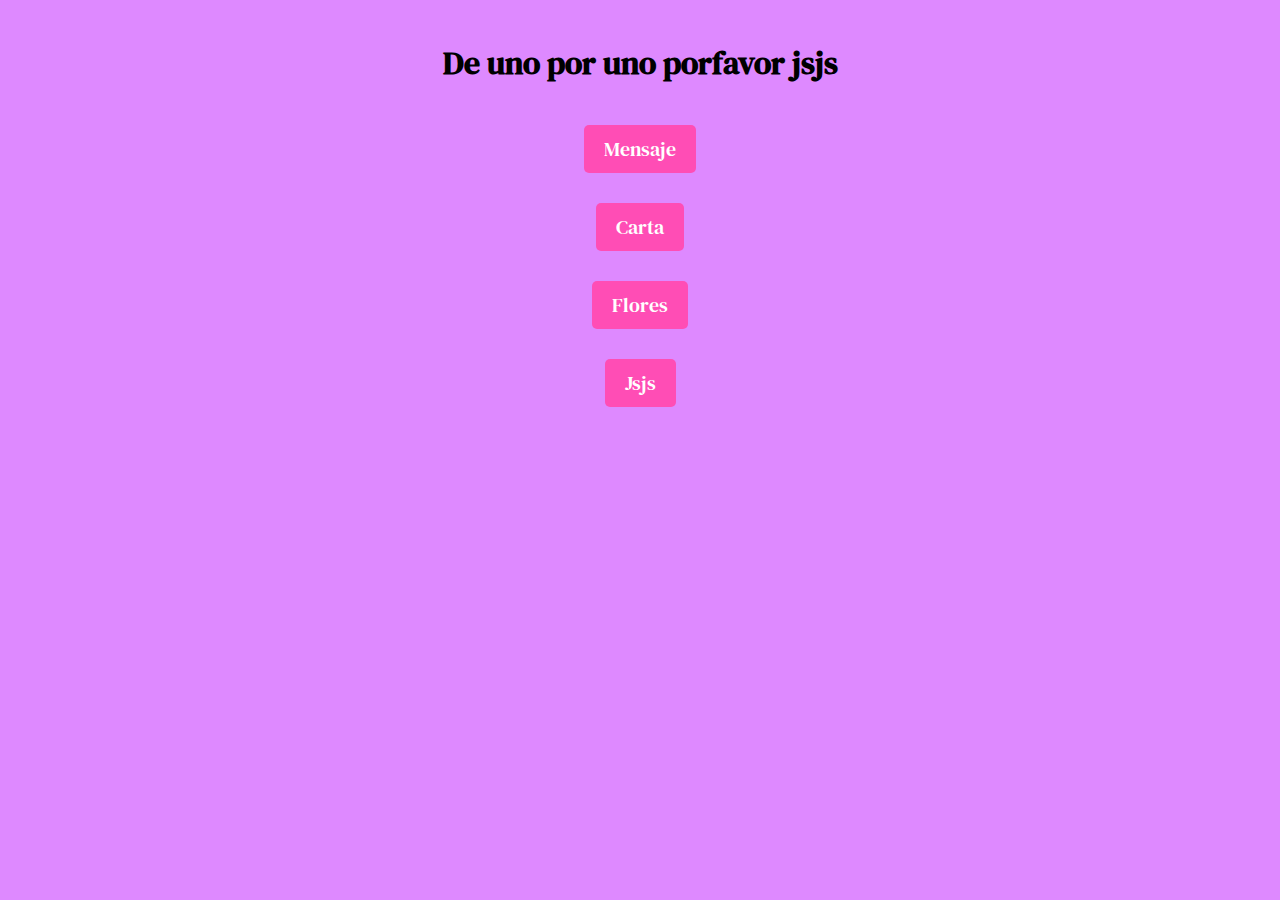
<file: index.html>
<!DOCTYPE html>
<html lang="es">
  <head>
    <meta charset="UTF-8" />
    <meta name="viewport" content="width=device-width, initial-scale=1.0" />
    <link rel="preconnect" href="https://fonts.googleapis.com" />
    <link rel="preconnect" href="https://fonts.gstatic.com" crossorigin />
    <link
      href="https://fonts.googleapis.com/css2?family=DM+Serif+Text:ital@0;1&family=Outfit:wght@100..900&family=Roboto:ital,wght@0,100;0,300;0,400;0,500;0,700;0,900;1,100;1,300;1,400;1,500;1,700;1,900&family=Young+Serif&display=swap"
      rel="stylesheet"
    />
    <link
      href="https://cdn.jsdelivr.net/npm/boxicons@2.1.2/css/boxicons.min.css"
      rel="stylesheet"
    />
    <link rel="stylesheet" href="styles.css" />
    <title>.</title>
  </head>
  <body>
    <h1>De uno por uno porfavor jsjs</h1>
    <ul class="proyectos">
      <li><a href="Mensaje/index.html">Mensaje</a></li>
      <li><a href="Carta/index.html">Carta</a></li>
      <li><a href="subflores/index.html">Flores</a></li>
      <li><a href="Carta2/index.html">Jsjs </a></li>
    </ul>
  </body>
</html>
</file>
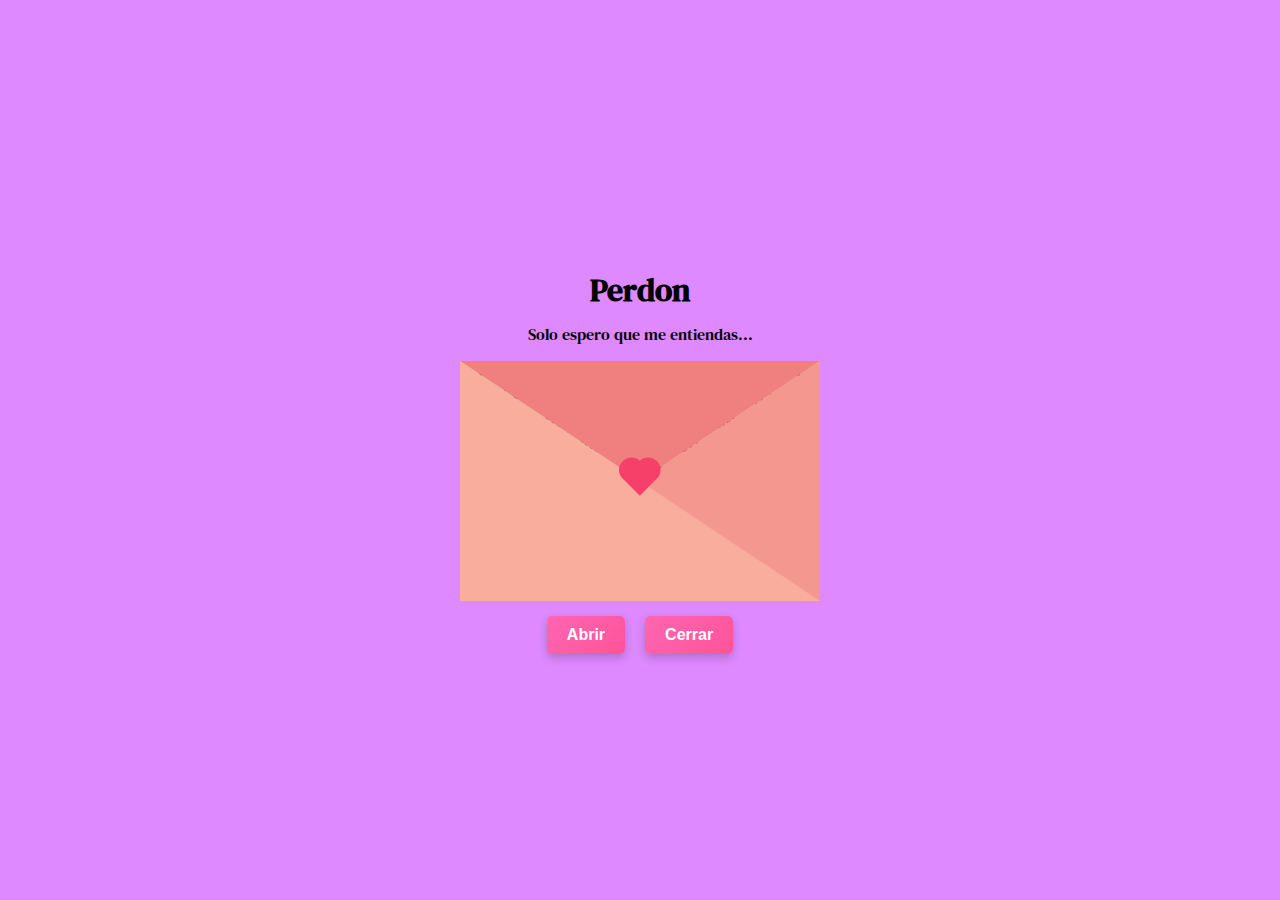
<file: Carta/index.html>
<!DOCTYPE html>
<html lang="es">
  <head>
    <meta charset="UTF-8" />
    <meta name="viewport" content="width=device-width, initial-scale=1.0" />
    <link rel="preconnect" href="https://fonts.googleapis.com" />
    <link rel="preconnect" href="https://fonts.gstatic.com" crossorigin />
    <link
      href="https://fonts.googleapis.com/css2?family=DM+Serif+Text:ital@0;1&family=Outfit:wght@100..900&family=Roboto:ital,wght@0,100;0,300;0,400;0,500;0,700;0,900;1,100;1,300;1,400;1,500;1,700;1,900&family=Young+Serif&display=swap"
      rel="stylesheet"
    />
    <link
      href="https://cdn.jsdelivr.net/npm/boxicons@2.1.2/css/boxicons.min.css"
      rel="stylesheet"
    />
    <link rel="stylesheet" href="styles.css" />
    <title>.</title>
  </head>

  <body>
    <h1>Perdon</h1>
    <p class="psorpresa">Solo espero que me entiendas...</p>

    <div class="contenedor" id="AbrirContenedor">
      <div class="superior"></div>
      <div class="mensaje">
        Se que todo esto se te ara raro y espero puedas comprender
        que esto es lo que menos queria hacer, no te puedo dar los motivos
        por los cuales haga esto, solo espero me puedas entender y perdonar
        en algun momento
        <p>Te quiero..</p>
      </div>
      <div class="carta">
        <i class="bx bxs-heart"></i>
      </div>
    </div>

    <div class="botones">
      <button class="boton" id="Abrir">Abrir</button>
      <button class="boton" id="Cerrar">Cerrar</button>
    </div>
    <script src="script.js"></script>
  </body>
</html>
</file>
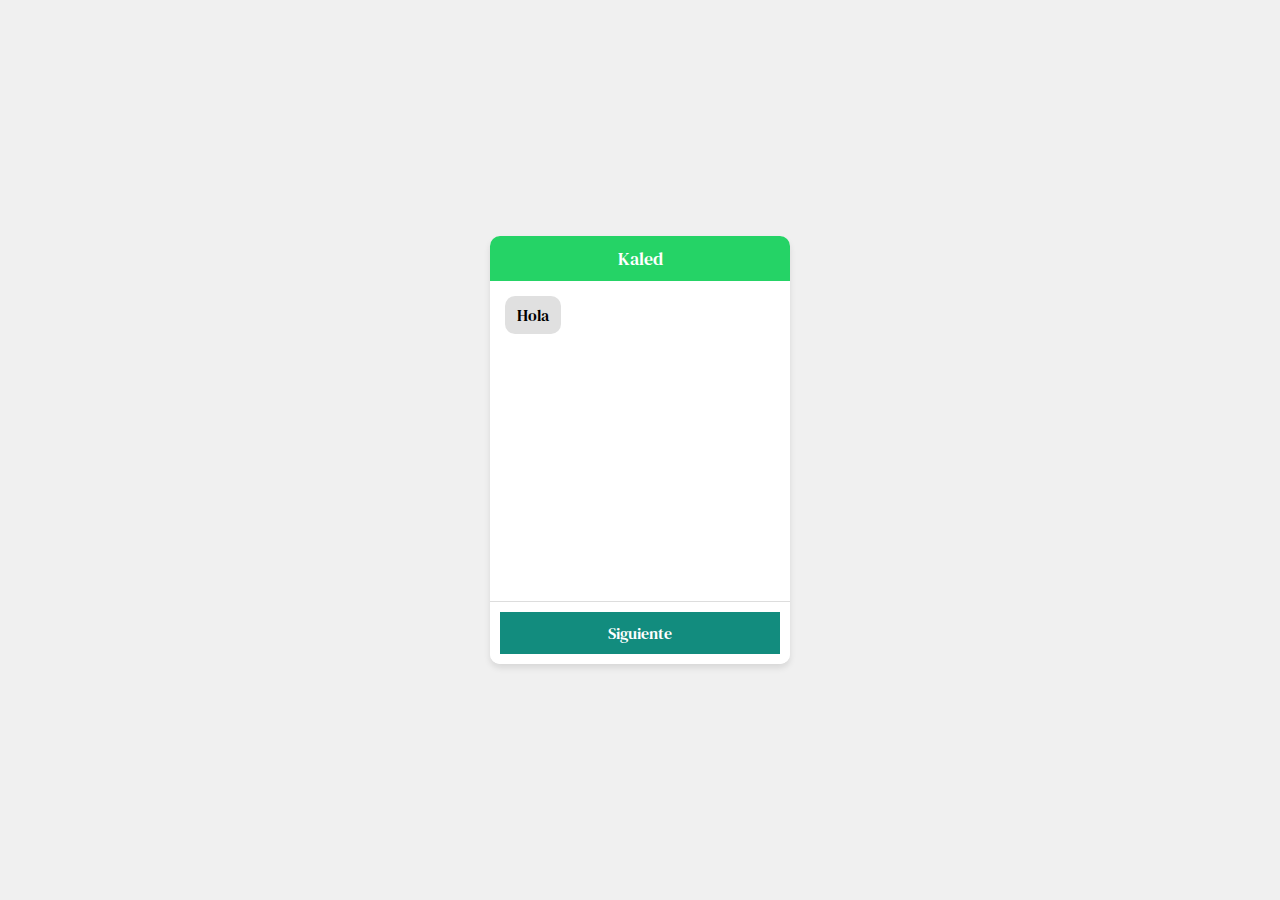
<file: Mensaje/index.html>
<!DOCTYPE html>
<html lang="es">
  <head>
    <meta charset="UTF-8" />
    <meta name="viewport" content="width=device-width, initial-scale=1.0" />
    <link rel="preconnect" href="https://fonts.googleapis.com" />
    <link rel="preconnect" href="https://fonts.gstatic.com" crossorigin />
    <link
      href="https://fonts.googleapis.com/css2?family=DM+Serif+Text:ital@0;1&family=Outfit:wght@100..900&family=Roboto:ital,wght@0,100;0,300;0,400;0,500;0,700;0,900;1,100;1,300;1,400;1,500;1,700;1,900&family=Young+Serif&display=swap"
      rel="stylesheet"
    />
    <link
      href="https://cdn.jsdelivr.net/npm/boxicons@2.1.2/css/boxicons.min.css"
      rel="stylesheet"
    />
    <link rel="stylesheet" href="styles.css" />
    <title>Chat De Recuerdos</title>
  </head>
  <body>
    <div class="chat-container">
      <div class="chat-header">Kaled</div>
      <div class="chat-box" id="chat-box">
        <div class="message received">
          Hola
        </div>
      </div>
      <div class="input-container">
        <button id="next-button">Siguiente</button>
      </div>
    </div>
    <script src="script.js"></script>
  </body>
</html>
</file>
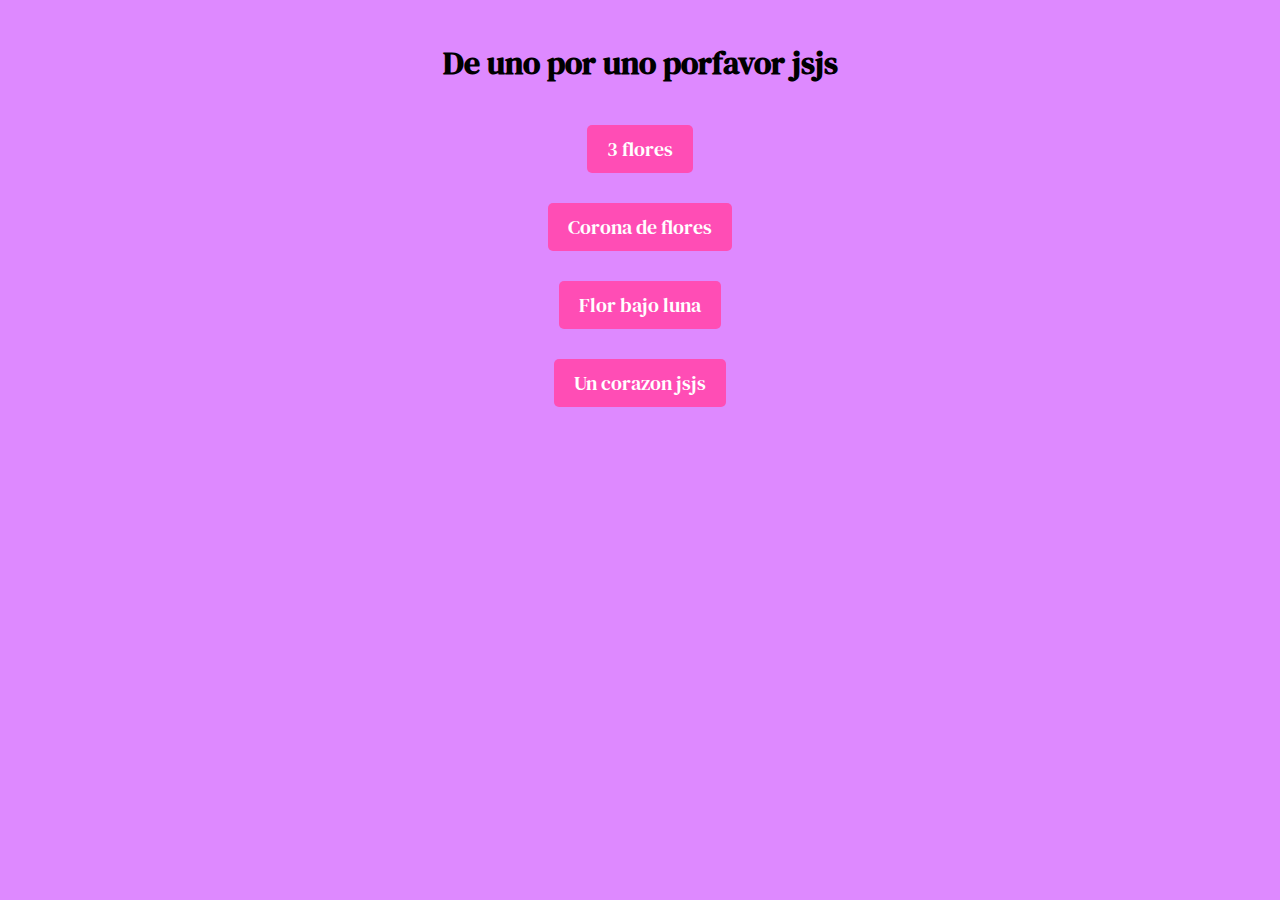
<file: subflores/index.html>
<!DOCTYPE html>
<html lang="es">
  <head>
    <meta charset="UTF-8" />
    <meta name="viewport" content="width=device-width, initial-scale=1.0" />
    <link rel="preconnect" href="https://fonts.googleapis.com" />
    <link rel="preconnect" href="https://fonts.gstatic.com" crossorigin />
    <link
      href="https://fonts.googleapis.com/css2?family=DM+Serif+Text:ital@0;1&family=Outfit:wght@100..900&family=Roboto:ital,wght@0,100;0,300;0,400;0,500;0,700;0,900;1,100;1,300;1,400;1,500;1,700;1,900&family=Young+Serif&display=swap"
      rel="stylesheet"
    />
    <link
      href="https://cdn.jsdelivr.net/npm/boxicons@2.1.2/css/boxicons.min.css"
      rel="stylesheet"
    />
    <link rel="stylesheet" href="styles.css" />
    <title>.</title>
  </head>
  <body>
    <h1>De uno por uno porfavor jsjs</h1>
    <ul class="proyectos">
      <li><a href="3 flores/animated flower/animated flower.html">3 flores</a></li>
      <li><a href="Flor abierta/flowers code/flower.html">Corona de flores</a></li>
      <li><a href="Flor caida/nightSky_and_flower.html">Flor bajo luna</a></li>
      <li><a href="Corazon/pink heart.html">Un corazon jsjs</a></li>
    </ul>
  </body>
</html>
</file>
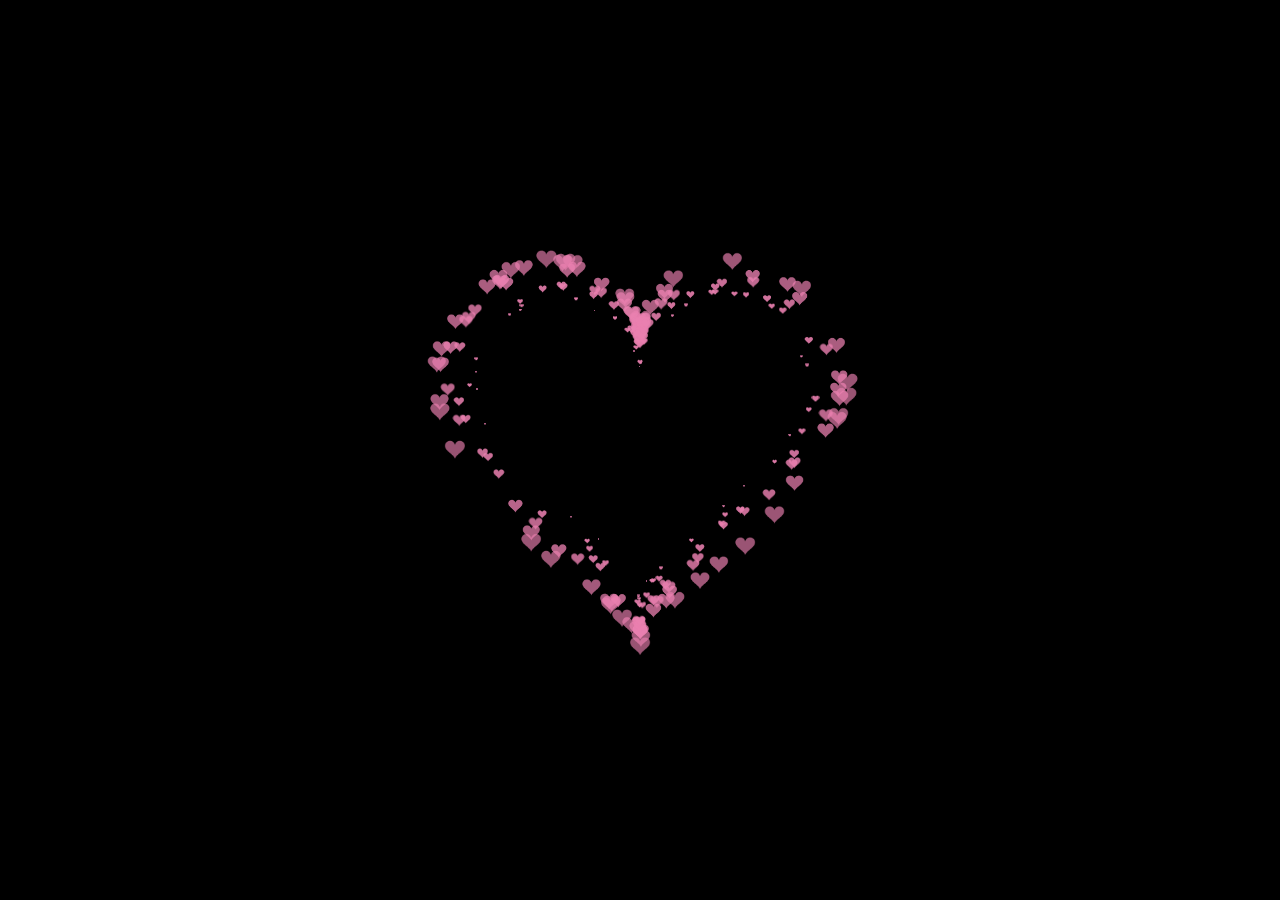
<file: subflores/Corazon/pink heart.html>
<!DOCTYPE html>
<html lang="en">
  <head>
    <meta charset="UTF-8" />
    <meta name="viewport" content="width=device-width, initial-scale=1.0" />
    <link rel="stylesheet" href="pink heart.css" />
    <title>Corazon</title>
  </head>
  <body>
    <audio src="musica - copia (2)/WhatsApp Audio 2025-04-19 at 9.54.46 PM.mpeg" autoplay></audio>
    <!-- tiktok meowish -->
    <canvas id="pinkboard"></canvas>
    <script src="pink heart.js"></script>
  </body>
</html>
</file>
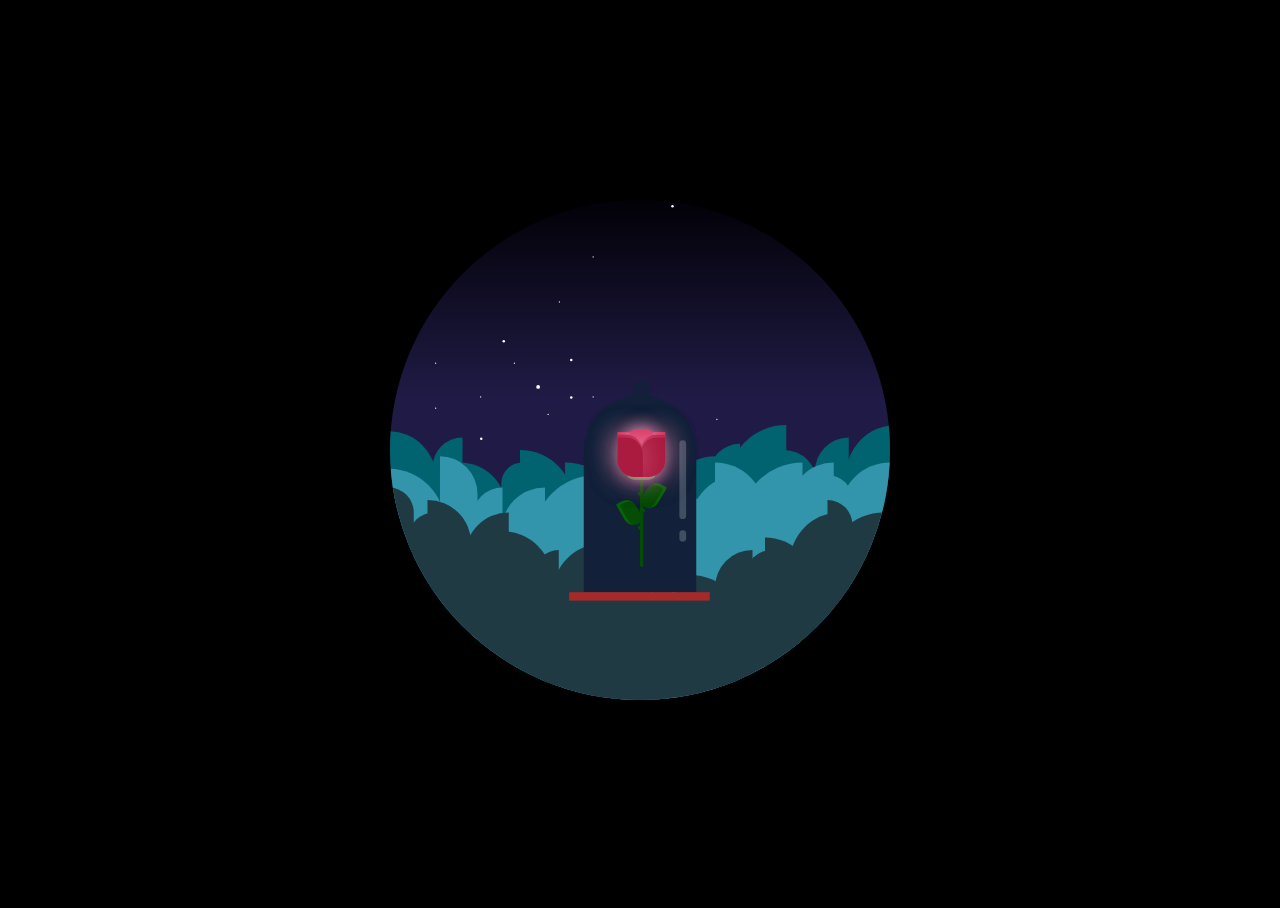
<file: subflores/Flor caida/nightSky_and_flower.html>
<!DOCTYPE html>
<html lang="en">
  <head>
    <meta charset="UTF-8" />
    <meta name="viewport" content="width=device-width, initial-scale=1.0" />
    <title>Flores</title>
    <link rel="stylesheet" href="nightSky_and_flower.css" />
  </head>
  <body>
    <audio src="musica/WhatsApp Audio 2025-04-19 at 9.50.17 PM (1).mpeg" autoplay></audio>
    <div class="container">
      <div class="circle-container">
        <div class="background-grass">
          <div class="background-blade"></div>
          <div class="background-blade"></div>
          <div class="background-blade"></div>
          <div class="background-blade"></div>
          <div class="background-blade"></div>
          <div class="background-blade"></div>
          <div class="background-blade"></div>
          <div class="background-blade"></div>
          <div class="background-blade"></div>
          <div class="background-blade"></div>
          <div class="background-blade"></div>
          <div class="background-blade"></div>
          <div class="background-blade"></div>
          <div class="background-blade"></div>
        </div>
        <div class="middle-grass">
          <div class="middle-blade"></div>
          <div class="middle-blade"></div>
          <div class="middle-blade"></div>
          <div class="middle-blade"></div>
          <div class="middle-blade"></div>
          <div class="middle-blade"></div>
          <div class="middle-blade"></div>
          <div class="middle-blade"></div>
          <div class="middle-blade"></div>
          <div class="middle-blade"></div>
          <div class="middle-blade"></div>
          <div class="middle-blade"></div>
          <div class="middle-blade"></div>
          <div class="middle-blade"></div>
          <div class="middle-blade"></div>
        </div>
        <div class="foreground-grass">
          <div class="foreground-blade"></div>
          <div class="foreground-blade"></div>
          <div class="foreground-blade"></div>
          <div class="foreground-blade"></div>
          <div class="foreground-blade"></div>
          <div class="foreground-blade"></div>
          <div class="foreground-blade"></div>
          <div class="foreground-blade"></div>
          <div class="foreground-blade"></div>
          <div class="foreground-blade"></div>
          <div class="foreground-blade"></div>
          <div class="foreground-blade"></div>
          <div class="foreground-blade"></div>
          <div class="foreground-blade"></div>
          <div class="foreground-blade"></div>
          <div class="foreground-blade"></div>
          <div class="foreground-blade"></div>
          <div class="foreground-blade"></div>
        </div>
        <div class="stars1"></div>
        <div class="stars2"></div>
        <div class="stars3"></div>
      </div>
      <div class="container2">
        <div class="glass">
          <div class="shine"></div>
        </div>
        <div class="thorns">
          <div></div>
          <div></div>
          <div></div>
          <div></div>
        </div>
        <div class="leaves">
          <div></div>
          <div></div>
          <div></div>
          <div></div>
        </div>
        <div class="petals">
          <div></div>
          <div></div>
          <div></div>
          <div></div>
          <div></div>
          <div></div>
          <div></div>
        </div>
        <div class="deadPetals">
          <div></div>
          <div></div>
          <div></div>
          <div></div>
        </div>
      </div>
    </div>
  </body>
</html>
</file>
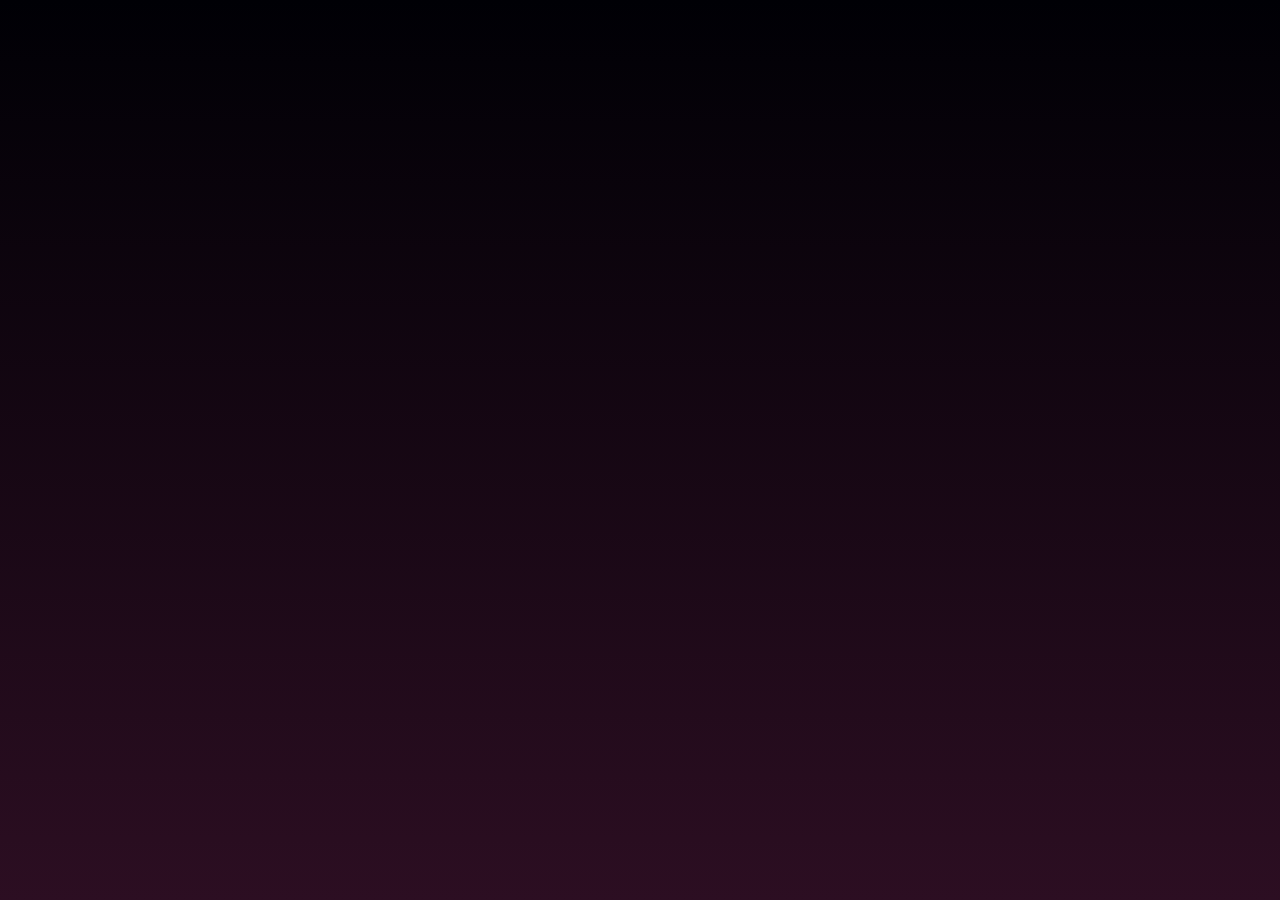
<file: subflores/3 flores/animated flower/animated flower.html>
<!DOCTYPE html>
<html lang="en">
  <head>
    <meta charset="UTF-8" />
    <meta name="viewport" content="width=device-width, initial-scale=1.0" />
    <title>flores</title>
    <link rel="stylesheet" href="styles.css" />

    <link
      href="https://fonts.googleapis.com/css2?family=Dancing+Script:wght@400;700&display=swap"
      rel="stylesheet" />
    <link
      href="https://fonts.googleapis.com/css2?family=Roboto+Slab:wght@400;700&display=swap"
      rel="stylesheet" />
    <link
      href="https://fonts.googleapis.com/css2?family=Playfair+Display:wght@400;700&display=swap"
      rel="stylesheet" />
  </head>

  <body class="not-loaded">
    <audio src="musica - copia/WhatsApp Audio 2025-04-19 at 9.50.17 PM.mpeg" autoplay></audio>
    <div class="rain"></div>
    <div class="flower" id="animation-flower">
      <div class="f-wrapper">
        <div class="flower__line"></div>
        <div class="f">
          <div class="flower__leaf flower__leaf--1"></div>
          <div class="flower__leaf flower__leaf--2"></div>
          <div class="flower__leaf flower__leaf--3"></div>
          <div class="flower__leaf flower__leaf--4"></div>
          <div class="flower__leaf flower__leaf--5"></div>
          <div class="flower__leaf flower__leaf--6"></div>
          <div class="flower__leaf flower__leaf--7"></div>
          <div
            class="flower__leaf flower__leaf--8 flower__fall-down--yellow"></div>
        </div>
      </div>

      <div class="f-wrapper f-wrapper--2">
        <div class="flower__line"></div>
        <div class="f">
          <div class="flower__leaf flower__leaf--1"></div>
          <div class="flower__leaf flower__leaf--2"></div>
          <div class="flower__leaf flower__leaf--3"></div>
          <div class="flower__leaf flower__leaf--4"></div>
          <div class="flower__leaf flower__leaf--5"></div>
          <div class="flower__leaf flower__leaf--6"></div>
          <div class="flower__leaf flower__leaf--7"></div>
          <div
            class="flower__leaf flower__leaf--8 flower__fall-down--pink"></div>
        </div>
      </div>

      <div class="f-wrapper f-wrapper--3">
        <div class="flower__line"></div>
        <div class="f">
          <div class="flower__leaf flower__leaf--1"></div>
          <div class="flower__leaf flower__leaf--2"></div>
          <div class="flower__leaf flower__leaf--3"></div>
          <div class="flower__leaf flower__leaf--4"></div>
          <div class="flower__leaf flower__leaf--5"></div>
          <div class="flower__leaf flower__leaf--6"></div>
          <div class="flower__leaf flower__leaf--7"></div>
          <div
            class="flower__leaf flower__leaf--8 flower__fall-down--purple"></div>
        </div>
      </div>
      <div class="flower__glass"></div>
    </div>

    <script src="script.js"></script>
  </body>
</html>
</file>
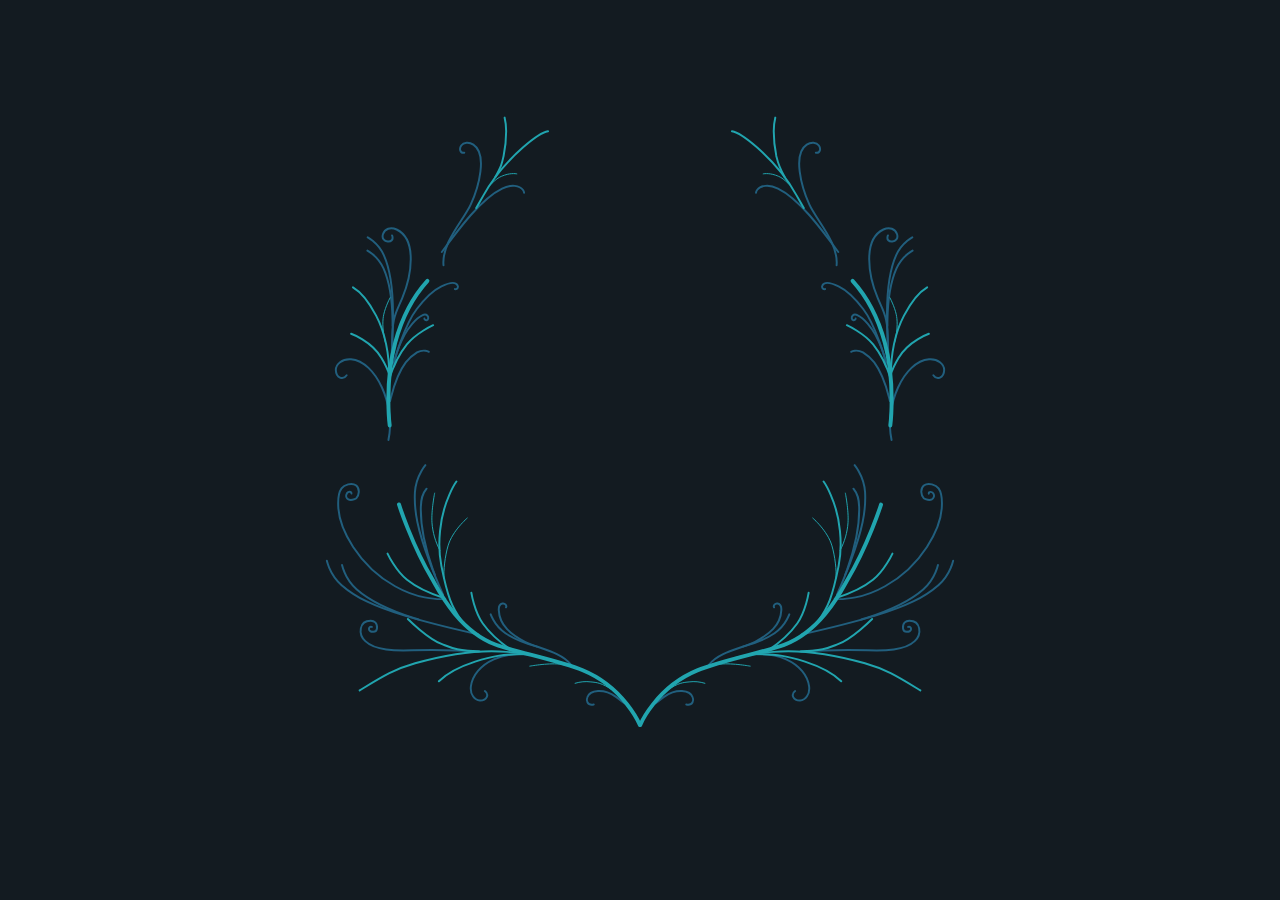
<file: subflores/Flor abierta/flowers code/flower.html>
<!DOCTYPE html>
<html lang="en">
  <head>
    <meta charset="UTF-8" />
    <meta name="viewport" content="width=device-width, initial-scale=1.0" />
    <link rel="stylesheet" href="flower.css" />
    <script src="https://cdnjs.cloudflare.com/ajax/libs/gsap/3.11.5/gsap.min.js"></script>
    <script src="https://assets.codepen.io/16327/DrawSVGPlugin3.min.js"></script>
    <script src="https://cdnjs.cloudflare.com/ajax/libs/jquery/3.2.1/jquery.min.js"></script>
    <title>Flores</title>
  </head>
  <body>
    <audio src="musica - copia (3)/WhatsApp Audio 2025-04-19 at 10.05.25 PM.mpeg" autoplay></audio>
    <div class="container">
      <svg
        id="flower-frame"
        version="1.1"
        xmlns="http://www.w3.org/2000/svg"
        viewBox="0 0 641.5 637.3">
        <style type="text/css">
          .st0 {
            fill: #ffffff;
          }
          .st1 {
            fill: none;
            stroke: #215f7e;
            stroke-width: 2;
            stroke-linecap: round;
            stroke-linejoin: round;
          }
          .st2 {
            fill: #64c1bb;
          }
          .st3 {
            fill: none;
            stroke: #21a5af;
            stroke-width: 2;
            stroke-linecap: round;
            stroke-linejoin: round;
          }
          .st4 {
            fill: none;
            stroke: #21a5af;
            stroke-linecap: round;
            stroke-linejoin: round;
          }
          .st5 {
            fill: #fcd8c5;
          }
          .st6 {
            fill: #21a5af;
          }
          .st7 {
            fill: none;
            stroke: #21a5af;
            stroke-width: 4;
            stroke-linecap: round;
            stroke-linejoin: round;
          }
          .st8 {
            fill: #f7a998;
          }
          .st9 {
            fill: #f3ce7f;
          }
          .st10 {
            fill: #14a4ae;
          }
          .st11 {
            fill: #61bfba;
          }
          .st12 {
            fill: #fdd9c6;
          }
          .st13 {
            fill: none;
            stroke: #ffffff;
            stroke-linecap: round;
            stroke-linejoin: round;
          }
          .st14 {
            display: none;
            fill: #ffffff;
          }
        </style>
        <defs></defs>
        <g id="Footer_group_1_">
          <path
            id="Dots_1_"
            class="st0"
            d="M556.2,110c0,1.7-1.4,3.1-3.1,3.1c-1.7,0-3.1-1.4-3.1-3.1s1.4-3.1,3.1-3.1l0,0
		C554.9,106.9,556.2,108.3,556.2,110z M631.5,446.1c-1.7,0-3.1,1.4-3.1,3.1s1.4,3.1,3.1,3.1c1.7,0,3.1-1.4,3.1-3.1l0,0
		C634.6,447.5,633.2,446.1,631.5,446.1L631.5,446.1z M508.8,64.1c-1.4,0-2.5,1.1-2.5,2.5s1.1,2.5,2.5,2.5s2.5-1.1,2.5-2.5
		S510.2,64.1,508.8,64.1L508.8,64.1L508.8,64.1z M542.3,273.9c-1.4,0-2.5,1.1-2.5,2.5s1.1,2.5,2.5,2.5s2.5-1.1,2.5-2.5l0,0
		C544.8,275.1,543.7,273.9,542.3,273.9C542.4,273.9,542.4,273.9,542.3,273.9L542.3,273.9z M605.7,424.2c-1.4,0-2.5,1.1-2.5,2.5
		s1.1,2.5,2.5,2.5s2.5-1.1,2.5-2.5l0,0C608.2,425.3,607.1,424.2,605.7,424.2L605.7,424.2L605.7,424.2z M476.5,502.4
		c-1.4,0-2.5,1.1-2.5,2.5s1.1,2.5,2.5,2.5s2.5-1.1,2.5-2.5S477.9,502.4,476.5,502.4L476.5,502.4z M548,479.8c-0.7,0-1.2,0.6-1.2,1.2
		s0.6,1.2,1.2,1.2c0.7,0,1.2-0.6,1.2-1.2l0,0C549.2,480.4,548.7,479.8,548,479.8z M418.8,581.7c-0.7,0-1.2,0.6-1.2,1.2
		c0,0.7,0.6,1.2,1.2,1.2c0.7,0,1.2-0.6,1.2-1.2l0,0C420.1,582.2,419.5,581.7,418.8,581.7z M562.8,148.3c-0.7,0-1.2,0.6-1.2,1.2
		s0.6,1.2,1.2,1.2c0.7,0,1.2-0.6,1.2-1.2l0,0C564.1,148.9,563.5,148.3,562.8,148.3L562.8,148.3z M471,53.9c-0.7,0-1.2,0.6-1.2,1.2
		c0,0.7,0.6,1.2,1.2,1.2c0.7,0,1.2-0.6,1.2-1.2l0,0C472.2,54.5,471.7,53.9,471,53.9z M628.7,440.1c-0.7,0-1.2,0.6-1.2,1.2
		s0.6,1.2,1.2,1.2c0.7,0,1.2-0.6,1.2-1.2l0,0C629.9,440.7,629.4,440.1,628.7,440.1z M435,587.9c-0.7,0-1.2,0.6-1.2,1.2
		c0,0.7,0.6,1.2,1.2,1.2c0.7,0,1.2-0.6,1.2-1.2l0,0C436.2,588.4,435.7,587.9,435,587.9z M88.3,106.9c1.7,0,3.1,1.4,3.1,3.1
		s-1.4,3.1-3.1,3.1s-3.1-1.4-3.1-3.1l0,0C85.2,108.3,86.6,106.9,88.3,106.9z M6.9,449.2c0,1.7,1.4,3.1,3.1,3.1s3.1-1.4,3.1-3.1
		s-1.4-3.1-3.1-3.1S6.9,447.5,6.9,449.2L6.9,449.2z M130.2,66.6c0,1.4,1.1,2.5,2.5,2.5s2.5-1.1,2.5-2.5s-1.1-2.5-2.5-2.5l0,0
		C131.3,64.1,130.2,65.2,130.2,66.6z M96.7,276.4c0,1.4,1.1,2.5,2.5,2.5s2.5-1.1,2.5-2.5s-1.1-2.5-2.5-2.5
		C97.8,273.9,96.7,275,96.7,276.4L96.7,276.4z M33.3,426.7c0,1.4,1.1,2.5,2.5,2.5s2.5-1.1,2.5-2.5s-1.1-2.5-2.5-2.5
		C34.5,424.2,33.3,425.3,33.3,426.7L33.3,426.7z M162.5,504.9c0,1.4,1.1,2.5,2.5,2.5s2.5-1.1,2.5-2.5s-1.1-2.5-2.5-2.5
		S162.5,503.5,162.5,504.9L162.5,504.9z M92.3,481.1c0,0.7,0.6,1.2,1.2,1.2c0.7,0,1.2-0.6,1.2-1.2c0-0.7-0.6-1.2-1.2-1.2l0,0
		C92.8,479.8,92.3,480.4,92.3,481.1L92.3,481.1L92.3,481.1z M221.4,582.9c0,0.7,0.6,1.2,1.2,1.2s1.2-0.6,1.2-1.2
		c0-0.7-0.6-1.2-1.2-1.2l0,0C222,581.7,221.4,582.2,221.4,582.9z M77.4,149.5c0,0.7,0.6,1.2,1.2,1.2s1.2-0.6,1.2-1.2
		c0-0.7-0.6-1.2-1.2-1.2S77.4,148.8,77.4,149.5L77.4,149.5L77.4,149.5z M169.3,55.2c0,0.7,0.6,1.2,1.2,1.2s1.2-0.6,1.2-1.2
		c0-0.7-0.6-1.2-1.2-1.2C169.9,53.9,169.3,54.4,169.3,55.2C169.3,55.1,169.3,55.1,169.3,55.2L169.3,55.2z M11.6,441.3
		c0,0.7,0.6,1.2,1.2,1.2c0.7,0,1.2-0.6,1.2-1.2c0-0.7-0.6-1.2-1.2-1.2l0,0C12.1,440.1,11.6,440.7,11.6,441.3z M205.3,589.1
		c0,0.7,0.6,1.2,1.2,1.2s1.2-0.6,1.2-1.2c0-0.7-0.6-1.2-1.2-1.2l0,0C205.8,587.9,205.3,588.4,205.3,589.1z" />
          <g id="RightGroup_1_">
            <g id="RightTopGroup_1_">
              <g id="StrokesGroup30_1_">
                <path
                  id="Stroke30f_1_"
                  class="st1"
                  d="M520.3,168.7c2.1-22.9-20.4-45.6-27.7-61.8c-7.9-17.4-17.2-51.1-2.6-60.7
					c4.3-2.8,9.9-2.5,12.3,0.9s1.2,8-3.1,7.4" />
                <path
                  id="Stroke30e_1_"
                  class="st1"
                  d="M522,155.2c0,0-17.3-23.5-29-37c-12.8-14.7-21.7-22.4-32.2-27.4
					c-4.8-2.3-9.6-3.1-12.9-2.7c-9.1,1.2-9.4,7-9.4,7" />
                <g id="Stroke30d_1_">
                  <path
                    id="Stroke30d_3_1_"
                    class="st1"
                    d="M571.8,230.3c0-1.9,0-3.7,0.1-5.5c0.4-24,3-39.1,9.2-52.9c2.6-5.7,6.5-10.7,11.3-14.6
						c1.6-1.3,3.2-2.5,5-3.5" />
                  <path
                    id="Stroke30d_2_1_"
                    class="st1"
                    d="M572.2,252.9c0.8-32.5-4-36.2-10.1-50.8c-9.5-22.4-15.6-59.6,5.7-69.7
						c6.2-3,12.1-0.7,13.8,4.6c3.2,9.5-12.8,10.4-9.2,1.4" />
                  <path
                    id="Stroke30d_1_1_"
                    class="st1"
                    d="M574.4,282.6c0,0-3-40.8-2.9-65.8c0.1-27.3,2.6-43.6,9.3-58.4
						c2.6-5.7,6.5-10.7,11.3-14.6c1.6-1.3,3.2-2.5,5-3.5" />
                </g>
                <g id="Stroke30c_1_">
                  <path
                    id="Stroke30c_2_1_"
                    class="st1"
                    d="M570.3,271.1c0,0,0.3-11.4-10.7-32c-3.4-6.4-11-16.4-17.8-19.6c-1.8-0.9-4-1-5.1,0.2
						c-1.9,1.9-0.9,4.6,0.7,4.7c0.7,0.1,2.3-0.2,2.2-1.6" />
                  <path
                    id="Stroke30c_1_1_"
                    class="st1"
                    d="M570.7,267.7c0,0-10.1-37.2-23.4-54.6c-8.3-10.9-15.3-18.4-25-23
						c-2.3-1.1-13.3-6.3-16.3-1.2c-1.2,2,0,4.5,2.6,4" />
                </g>
                <path
                  id="Stroke30b_1_"
                  class="st1"
                  d="M576.1,346c-7.6-34.7,12.5-79.9,38-81.9c9-0.7,15.5,4.9,15.4,11c-0.2,8-7.4,10.6-11,5.2" />
                <path
                  id="Stroke30a_1_"
                  class="st1"
                  d="M574.4,306.4c-0.3-1.4-0.7-2.8-1-4.1c-4.2-16.5-8.4-26.5-14.9-35.1
					c-3.2-4-7.1-7.4-11.4-10.1c-6.7-3.6-12-0.6-12-0.6" />
              </g>
              <g id="LeafGroup29_1_">
                <g id="LeafGroup29c_1_">
                  <path
                    id="Leaf29c_1_"
                    class="st2"
                    d="M459.3,0c0,0-5.8,10.8-6.7,13.4c-1.6,5.3-2.2,10.9-2,16.4c0.6,7.1,2.6,14,6,20.2l1.4,2.6
						c0,0,2.9-3.7,4.9-6.1c1.6-2,4.5-5.8,4.7-13.6c0.2-8.2-0.4-12.1-4.4-22.4C460,2.2,459.3,0,459.3,0z" />
                  <path
                    id="Stem29c_1_"
                    class="st3"
                    d="M467.6,79.1c-6.3-11.2-6.8-14.1-8.5-21.4c-1.7-8.2-2.6-16.6-2.6-25
						c0-4.7,0.5-9.4,1.6-13.9" />
                </g>
                <g id="LeafGroup29b_1_">
                  <path
                    id="Leaf29b_1_"
                    class="st2"
                    d="M458.5,77.2c0,0-0.8,0.7-1.4,1c-3.3,1.8-7,2.5-10.7,2.2c-3.4-0.3-6.7-1.5-9.6-3.3
						c-2-1.3-6.4-4.5-6.6-4.7c0.2-0.1,7.5-2.1,10.9-2.8c5.8-1.2,10.6,0.9,14.8,4.7C456.9,75.1,457.8,76.1,458.5,77.2z" />
                  <path
                    id="Stem29b_1_"
                    class="st4"
                    d="M473.7,88.2c-7.5-8-10.9-9.4-15.5-11c-7.3-2.5-12.4-1.3-12.4-1.3" />
                </g>
                <g id="LeafGroup29a_1_">
                  <path
                    id="Leaf29a_1_"
                    class="st2"
                    d="M383,14.3c0,0,26.1,1.3,36.5,7.6c14.9,9,19.7,26.8,19.7,26.8s-13.1,2.3-30.8-7.9
						C394.7,32.7,383,14.3,383,14.3z" />
                  <path
                    id="Stem29a_1_"
                    class="st3"
                    d="M487,110.6c0,0-4.7-8.2-7.2-12.6c-11.9-21.5-28.1-38.2-40.4-49
						c-10.2-8.9-18.7-15.3-25.3-16.3" />
                </g>
              </g>
              <g id="LeafGroup28_1_">
                <g id="LeafGroup28b_1_">
                  <path
                    id="Leaf28b_1_"
                    class="st2"
                    d="M568.8,187.6c0,0,5.8,5.7,6.8,6.8c1.8,2.2,3.1,4.8,4,7.5c0.5,1.8,0.7,3.7,0.7,5.5
						c0,1.5-0.2,3.1-0.6,4.6l-0.3,1.4c0,0-2.6-1.7-4.2-2.6c-2.3-1.1-4.2-3-5.3-5.4c-2.1-4.2-1.8-6.3-1.3-11.6
						C568.7,191.7,568.8,189.7,568.8,187.6z" />
                  <path
                    id="Stem28b_1_"
                    class="st4"
                    d="M579.3,246.7c3.7-15.2,2.4-23.8,1.6-27.8c-1.6-8-6.5-17.3-6.5-17.3" />
                </g>
                <g id="LeafGroup28a_1_">
                  <path
                    id="Leaf28a_1_"
                    class="st2"
                    d="M629.2,171.6c0,0-11.3,5.4-14.9,7.4c-5,2.9-8.7,7.1-11.5,10.6c-3.9,5.5-6.7,11.7-8.1,18.2
						l-0.6,2.7c0,0,4.9-1.2,7.9-1.8c2.4-0.4,6.4-0.8,11.7-5.9c6.3-6.2,7.6-10.1,11.1-20C626,179.1,627.5,175.3,629.2,171.6z" />
                  <path
                    id="Stem28a_1_"
                    class="st3"
                    d="M576,298c0,0-0.8-9.5-0.8-14.3c0.1-36,8-53.5,13.5-63.9c6.1-11.6,13-22.6,23.5-28.7" />
                </g>
              </g>
              <g id="LeafGroup27_1_">
                <path
                  id="Leaf27_1_"
                  class="st2"
                  d="M634.2,230.1c0,0-9.2,14.3-16,17.6c-9.7,4.7-23.3,1.4-23.3,1.4c3.5-7,9.1-12.7,16-16.4
					C619.8,228.3,634.2,230.1,634.2,230.1z" />
                <path
                  id="Stem27_1_"
                  class="st3"
                  d="M575,280.3c2.3-7.7,3.7-10,8.5-18.1c10.2-16.9,30.5-24,30.5-24" />
              </g>
              <g id="BudGroup26_1_">
                <path
                  id="Stem26_1_"
                  class="st3"
                  d="M575.7,285.1c-5.4-16.8-11.8-28-18.3-36c-9.4-11.6-26.7-19.6-26.7-19.6" />
                <g id="Bud26_1_">
                  <path
                    id="Bud26Bud_1_"
                    class="st5"
                    d="M509.4,233.3c-1.5,0-3-0.2-4.5-0.6c-1.3-0.4-2.4-0.8-1.8-2.5c0.4-1.3,2.2-2.1,4.1-2.7
						c1.6-0.5,3.3-0.8,5-0.8c1.5,0,4.4,0.2,4.4,0.2s-2.2-0.5-3.6-0.9c-1.9-0.7-3.8-1.6-5.5-2.7c-1-0.6-2-1.3-2.8-2.2
						c-0.7-0.8-1-2-0.6-3c0.6-0.9,1.6-1.5,2.7-1.7c1.2-0.3,2.5-0.3,3.8-0.1c2.1,0.3,4.1,0.9,6,1.8l2.3,1c-0.7-0.4-1.4-0.8-2-1.2
						c-1.9-1.4-3.4-3.3-4.3-5.5c-1.1-2.7-0.9-3.1-0.5-3.5c0.4-0.4,1.4-0.6,3.8,1c2.4,1.5,4.5,3.5,6,5.9c1.8,2.5,7.6,9.5,7,12.7
						c-0.4,2.2-3.1,2.5-3.1,2.5s-6.7,1.3-8.7,1.7C514.6,233.1,512,233.4,509.4,233.3z" />
                  <path
                    id="Bud26Leaf_1_"
                    class="st6"
                    d="M532,230c0.1-0.5-0.2-1-0.6-1.3c-2-1.1-0.8-3-2.3-5.3c-0.7-1-1.4-1.9-2.3-2.7
						c-2.2-2-2.3-1.5-2.3-1.5s0.1,1.8,0.2,2.4s1.7,4.1,1.7,4.1s-2.7-0.7-3.7-1s-2.6-0.5-3,0.3s0.5,1.4,1.5,2s3.9,1.9,3.9,1.9
						s-3.6,0.9-4.2,1.4c-0.5,0.5-0.8,1.1-1,1.8c0,0,0.3,0,2.7,0.1c1.3,0.1,2.6-0.1,3.9-0.4c1.6-0.4,2.3-1.6,3.9-1.4
						c0.1,0,0.2,0.1,0.3,0.1C531.9,231,532,230,532,230z" />
                </g>
              </g>
              <g id="FlowerGroup25_1_">
                <path
                  id="Stem25_1_"
                  class="st7"
                  d="M574.8,331.3c0,0,5.5-42.9-5.6-84.1c-9-33.3-24.6-53.7-32.7-62.6" />
                <g id="WholeFlower25_1_">
                  <g id="PinkFlowerGroup25_1_">
                    <path
                      id="BackPetals25_1_"
                      class="st8"
                      d="M527.6,154.7c0-0.3,1.5-14.3,0.5-22.6c-0.3-4.5-1.1-8.9-2.5-13.2
							c-1.3-4.5-3.1-8.8-5.5-12.8c-3.5-9-12-9.7-17.4-7.2c-2.3,1.1-5,2.4-6.2,4.8c-1.1,2-1.6,4.3-1.4,6.6c0.2,1.3,0.5,2.6,1.1,3.8
							l-1.9-2c-3-3.5-6.8-4.3-11.2-3c-1.4,0.3-2.6,0.9-3.8,1.6c-1.9,1.1-3.3,2.8-4,4.9c-0.9,2.9-0.4,10.1-0.4,10.1s-5.4-1.7-7.5-1.2
							c-3.3,0.8-6.2,2.3-7.3,6c-1,2.8-1.2,5.9-0.6,8.8c0.6,2.5,2,4.7,4,6.2c5.5,4.5,11.4,8.6,17.6,12.1c7.1,4.1,14.9,6.9,23,8.2
							c3.2,0.6,19,1.9,21-1.1S527.6,154.7,527.6,154.7z" />
                    <path
                      id="Pollen25_1_"
                      class="st9"
                      d="M500,134.3l-15.5-17.4c-2-1.6-9.2-5.2-10.6-5.8c-2-1-4.1-1.9-6-2.8
							c-1.9,1.4-3.1,1.5-4.4,0.4c-1-0.6-1.3-1.9-0.8-2.9c0.4-0.8,1.2-1.3,2.1-1.5c2.3-0.1,3.1,0.6,3.6,2.6
							c3.5,1.6,13.5,6.2,13.5,6.2l-3.4-3.1c-4.6-3.7-9.2-7.4-13.8-11.1c-2.2,1.5-2.9,1.6-4.1,0.5c-1-1-1.3-2.6-0.8-3.9
							c0.8-1.1,2.1-1.6,3.5-1.3c1.5,0.5,1.8,1.2,1.6,3.8c5.9,2.9,19.7,14.8,21.3,16.4v-0.1v0.1l-2.8-6.1l-5.2-10.1
							c-1.9,0.1-3.6-0.2-4-2.5c-0.3-1.4,0.4-2.9,1.7-3.6c1.3-0.6,2.8-0.4,3.8,0.7c1.3,1.4,0.8,3,0,4.7l5.4,10.1
							c0.7,1.8,1.5,3.5,2.2,5.3s1.1,3.8,2.1,5.3c2.7,3.9,10.4,14,10.5,14.1L500,134.3z" />
                    <path
                      id="FrontPetals25_1_"
                      class="st5"
                      d="M515.8,160.8c-4.9-1.3-9.9-2.5-14.8-3.8c-2.4-0.7-4.8-1.5-7.2-2.4
							c-7.1-3-13.6-7.3-19.2-12.6c-1-0.8-1.8-1.6-2.6-2.5c-2-2.8-2.7-9.7,0.2-12.9c0.7-0.8,1.5-1.4,2.4-1.9c1.6-0.8,4-0.4,5.9-0.2
							c3.1,0.4,5.6,2.3,8,4.1c1.9,1.4,7.6,7,8.3,7.9c2.2,2.6,4.3,5.2,6.5,7.8c4,4.5,8.1,8.9,12.1,13.3c-0.6-0.3-3.1-1.6-3.3-1.7
							c-1.4-0.9-21.7-13.2-24-13.3c0.8,1.8,4.4,4.1,4.7,4.4C492.8,146.8,515.8,160.7,515.8,160.8z M529.8,147.6
							c0.7-5.9,1.5-11.8,1.9-17.8c0.3-3.9,0.3-7.8-0.2-11.7c-1-7.2-2.5-14.4-3.9-21.5c-0.2-0.6-0.4-1.3-0.7-1.9l-0.6,0.7
							c-2.4,2.7-4.4,5.8-5.8,9.1c-0.7,1.6-1.8,4.1-2.1,4.8s-3.5,9.3-1.1,17.3c1.8,5,2.8,10.2,4.2,15.4c0.9,3.3,1.8,6.7,2.7,10.1
							c0,0.2,0.1,0.4,0.3,0.5c-0.1-11.5,0.9-23-2.5-34.3c0.9,0.8,1.6,1.8,1.9,3c0.7,2.6,1.3,5.2,1.8,7.8c0.9,8.3,1.2,16.7,0.7,25
							c-0.1,1-0.3,2-0.5,3l-1,4.1c-0.2-1.8-1-5.6-1.2-6.4c-2-6.8-3.9-13.7-5.8-20.5c-0.8-3-3-9-3-9c-1.7-4-3-8.1-5.1-11.9
							c-1.6-2.9-3.8-5.6-7.7-5.5c-2,0-3.9,0.7-5.6,1.8c-0.9,0.7-1.7,1.6-2.3,2.6c-1.5,2.8-2.2,6-2,9.1c0.6,4,1.8,7.8,3.6,11.4
							c0.8,1.5,6.1,7.7,8.8,10.8c4.2,4.7,13.7,14.8,14,15c-0.5-2-1.1-3.9-1.8-5.9c-2.1-4.5-4.4-8.9-6.7-13.3
							c-1.9-3.7-6.1-11.8-6.1-12.6c1.1,1,2.2,2.1,3,3.3c2.4,4.1,4.7,8.2,7.1,12.2c4,6.8,6.4,14.2,8.7,21.7c0,0-9.6-2-11.2-2.5
							c-5.3-1.4-10.7-2.7-15.9-4.4c-5.8-2-11.2-5-16.1-8.7c-1.2-0.9-2.5-1.6-4-1.9c-1.6-0.4-2.8-0.6-4.5-0.8
							c-2.8-0.5-5.6-0.7-8.4-0.6c-3.1,0.1-5.3,1.4-8.1,2.8c1.3,0.5,12.5,6.3,17.4,8.6c3.4,1.7,6.8,3.2,10.4,4.6
							c4.4,1.4,8.8,2.6,13.3,3.4c3,0.6,13.2,2.2,16.1,1.8c-0.5-0.2-5.7-1.5-6.1-1.6c-4.1-1.1-8.4-1.9-12.5-3.2
							c-4.7-1.5-9.4-3-13.3-6.3c-0.4-0.3-1.2-1.2-1.2-1.2s1.7,0.6,2.4,0.9c2.9,1.3,5.9,2.5,9,3.4c7.9,2.2,15.9,4.1,23.8,6.1
							c0.9,0.1,4.5,1.7,5.6,1.7c0.9,0.1,1.9,0,2.8-0.2c0.7-0.1,1.3-0.4,1.9-0.7c0.4-0.2,0.7-0.6,0.8-1
							C527.7,159,529.2,153.4,529.8,147.6L529.8,147.6z" />
                  </g>
                  <g id="BaseGroup25_1_">
                    <path
                      id="Back25_1_"
                      class="st10"
                      d="M529.8,154.1c-0.8-0.4-1.6,0.4-2.1,1.2c-1.7,2.3-3.7,4.5-5.9,6.4
							c-2.1,1.5-4.4,2.8-6.8,3.9c-0.5,0.1-0.9,0.3-1.3,0.6c-0.3,0.3,0.1,1.2,0.1,1.2s1,1.6,1.3,2.2c3.1,4.9,5.8,6.9,9.9,10.3
							c2.4,2,5.6,3.6,8.2,5.3c0.8,0.5,1.8,0.8,2.5,1.3c0.4,0.3,0.8,0.7,1.1,1.2c0.3,0.7,1.4,0.3,2.1-0.1c0.8-0.5,1.2-1.5,0.8-2.3
							c-0.2-0.5-0.2-1-0.2-1.5c1-4.8-0.1-9.2-1.8-13.6s-3.4-8.3-5.2-12.4C531.8,156.2,531.2,154.8,529.8,154.1z" />
                    <path
                      id="Lines25_1_"
                      class="st11"
                      d="M527.9,163.9c1.5,2.4,6.8,11.9,7.8,14.1c0,0,0.8,2.6,0.5,3.2c-0.1,0.2-0.3,0-0.3-0.1
							c-3.3-6.1-9.6-18.1-9.7-18.3s0.2-0.4,0.3-0.3C527.1,162.9,527.5,163.4,527.9,163.9z M518.3,168.1c-0.2,3.7,12.6,15,17,15.2
							C528.9,179.1,523.2,174,518.3,168.1z M537.6,182c1.6-4.2-4-20.9-7.5-22.2C533.7,166.8,536.3,174.3,537.6,182z M523.7,167
							c1.5,2.4,7.7,11.4,9.2,13.3c0,0,2,1.9,2.6,1.9c0.2,0,0.2-0.2,0-0.3c-4-5.6-12-16.6-12.1-16.8s-0.4,0-0.4,0.2
							C523.2,165.9,523.4,166.5,523.7,167L523.7,167z" />
                  </g>
                </g>
              </g>
            </g>
            <g id="RightBottomGroup_1_">
              <g id="StrokesGroup24_1_">
                <g id="Stroke24g_1_">
                  <path
                    id="Stroke24g_2_1_"
                    class="st1"
                    d="M520.7,503.1c5.1-11.7,10.3-24.3,14.1-34.6c11.4-30.7,15.5-50.1,14.4-69.6
						c-0.5-7.5-2.8-14.7-6.5-21.2c-1.2-2.1-2.6-4.2-4.1-6.1" />
                  <path
                    id="Stroke24g_1_1_"
                    class="st1"
                    d="M528.8,483.5c0.8-2.1,1.5-4.2,2.3-6.2c9.7-27.2,12.6-45.2,12.1-63.4
						c-0.2-7.9-1.1-12.7-5.8-18.4" />
                </g>
                <path
                  id="Stroke24f_1_"
                  class="st1"
                  d="M518.4,507.2c0,0,6.6,1.2,21-1.4c7.7-1.4,17.6-4.3,30.1-11.3
					c38.2-21.4,56-58.7,57.5-78.8c0.9-11.8-0.2-16.3-3.2-20.5c-2.6-3.6-10.3-6.3-14.6-3.2c-4.6,3.4-3,10.9-0.4,13.2
					c1.8,1.5,6,2.3,8.2,1.2c2.1-1.2,2.8-3.9,1.6-5.9c-0.1-0.1-0.2-0.3-0.3-0.4c-1.1-1.6-4.7-2.2-4.4,0.4" />
                <g id="Stroke24e_1_">
                  <path
                    id="Stroke24e_2_1_"
                    class="st1"
                    d="M545.1,528.4c2.1-0.7,4.2-1.3,6.2-2c27.1-8.8,43.4-16.9,56.9-28.7
						c5.5-4.9,9.9-11.1,12.7-17.9c1-2.2,1.7-4.5,2.3-6.9" />
                  <path
                    id="Stroke24e_1_1_"
                    class="st1"
                    d="M484.7,543.5c0,0,47.4-10.7,75.7-19.4c30.9-9.5,48.6-18,63.2-30.7
						c5.5-4.9,9.9-11.1,12.7-17.9c1-2.2,1.7-4.5,2.3-6.9" />
                </g>
                <path
                  id="Stroke24d_1_"
                  class="st1"
                  d="M484.4,560.7c66.6-4,71,1.1,94-2c20.5-2.8,27.4-12.6,25.7-21.5c-1-5-4.3-7.8-10.1-7.7
					c-3,0.1-6.9,1.7-6.3,7.8c0.5,5,7,3.8,8,1.5c0.3-0.8,0.2-4.1-2.8-3" />
                <path
                  id="Stroke24c_1_"
                  class="st1"
                  d="M417.6,567.4c40.5-12.4,71.9,6.2,74.8,28.8c1,8-3.7,14-9.1,14.2
					c-7.1,0.2-9.8-6.1-5.1-9.5" />
                <g id="Stroke24b_1_">
                  <path
                    id="Stroke24b_2_1_"
                    class="st1"
                    d="M425.3,555.8c13.2-3.6,23.1-7.6,32-13.6c5.1-3.6,9.4-8.2,12.4-13.7
						c1-1.8,1.9-3.6,2.6-5.5" />
                  <path
                    id="Stroke24b_1_1_"
                    class="st1"
                    d="M390.7,574.3c10.1-13.6,35.3-17.3,46.9-23.4c14.2-7.5,25.9-16.6,26.6-32.2
						c0.2-3.8-0.9-6-3.7-6.6s-4.6,2.3-3.7,3.8" />
                </g>
                <path
                  id="Stroke24a_1_"
                  class="st1"
                  d="M334.2,614.2c3.7-1,7.7-5.2,11.3-7.7c12-8.3,26.2-7,28.8,0.9c1,2.7,0.4,8.6-6.6,7.2" />
              </g>
              <g id="BudGroup23_1_">
                <path
                  id="Stem23_1_"
                  class="st3"
                  d="M521,506c16.8-5.3,28.1-11.5,36.2-18c11.7-9.3,19.8-26.6,19.8-26.6" />
                <g id="Bud23_1_">
                  <path
                    id="Bud23Bud_1_"
                    class="st5"
                    d="M572.7,441.5c0.1-1.5,0.3-3,0.7-4.5c0.4-1.3,0.8-2.4,2.5-1.8c1.3,0.4,2.1,2.2,2.7,4.2
						c0.5,1.6,0.7,3.3,0.7,5c0,1.5-0.3,4.4-0.3,4.4s0.6-2.2,1-3.6c0.7-1.9,1.6-3.8,2.8-5.5c0.6-1,1.3-1.9,2.2-2.8
						c0.8-0.7,2-0.9,3-0.5c0.9,0.6,1.5,1.6,1.7,2.7c0.3,1.2,0.3,2.5,0.1,3.8c-0.3,2.1-0.9,4.1-1.8,6c-0.2,0.5-1.1,2.3-1.1,2.3
						c0.4-0.7,0.8-1.4,1.3-2c1.4-1.9,3.4-3.4,5.6-4.3c2.8-1,3.1-0.9,3.5-0.5s0.6,1.4-1.1,3.8c-1.6,2.4-3.6,4.4-6,6
						c-2.5,1.7-9.6,7.4-12.8,6.8c-2.2-0.4-2.5-3.1-2.5-3.1s-1.2-6.7-1.6-8.7C572.8,446.8,572.6,444.1,572.7,441.5z" />
                  <path
                    id="Bud23Leaf_1_"
                    class="st6"
                    d="M575.8,464.2c0.5,0.1,1-0.1,1.3-0.6c1.2-2,3-0.8,5.3-2.3c1-0.7,1.9-1.4,2.7-2.3
						c2-2.1,1.5-2.3,1.5-2.3s-1.8,0.1-2.4,0.2s-4.1,1.6-4.1,1.6s0.8-2.7,1-3.6s0.5-2.6-0.2-3s-1.4,0.5-2,1.5s-1.9,3.9-1.9,3.9
						s-0.8-3.6-1.4-4.2c-0.5-0.5-1.1-0.8-1.8-1c0,0,0,0.3-0.1,2.6c-0.1,1.3,0,2.6,0.3,3.9c0.4,1.6,1.6,2.3,1.3,3.9
						c0,0.1-0.1,0.2-0.1,0.3C574.8,464,575.8,464.2,575.8,464.2z" />
                </g>
              </g>
              <g id="BudGroup22_1_">
                <g id="BudGroup22c_1_">
                  <path
                    id="Stem22c_1_"
                    class="st4"
                    d="M523.9,458c4.6-8.7,7.3-18.2,8-28c0.8-12.5-2.7-30-2.7-30" />
                  <g id="Bud22c_1_">
                    <path
                      id="Bud22cBud_1_"
                      class="st12"
                      d="M522.5,392.1c0.7,3,6.2,7.5,6.2,7.5s2.8-6.5,2.1-9.5s-3.2-5-5.5-4.4
							S521.8,389.1,522.5,392.1z" />
                    <path
                      id="Bud22cLeaf_1_"
                      class="st6"
                      d="M529.4,401c0,0,1.9-1.5,2-5.4c0-0.7-0.3-1-0.5-1.1c-0.4-0.1-0.7,0.2-1.1,0.7
							c-0.7,1-1.4,2.1-1.8,3.3c0,0-1.4-1.2-2.5-2.2c-0.5-0.4-1.2-1-1.6-0.7s-0.3,0.8-0.1,1.5c0.5,1.2,1.5,2.3,2.7,2.9
							C527.4,400.7,528.4,401,529.4,401z" />
                  </g>
                </g>
                <g id="BudGroup22b_1_">
                  <path
                    id="Stem22b_1_"
                    class="st4"
                    d="M519.6,486.7c0.9-8-1-22.9-4-33.2c-4.4-15.4-19.5-28.2-19.5-28.2" />
                  <g id="Bud22b_1_">
                    <path
                      id="Bud22bLeaf_1_"
                      class="st5"
                      d="M486,421c2,2.3,8.9,3.8,8.9,3.8s-0.4-7-2.4-9.4s-5.1-3-6.9-1.4S484,418.6,486,421z" />
                    <path
                      id="Bud22bLeaf-2_1_"
                      class="st6"
                      d="M496.5,425.6c0,0,1-2.2-0.7-5.7c-0.3-0.6-0.7-0.8-0.9-0.7c-0.4,0.1-0.5,0.5-0.7,1.1
							c-0.2,1.2-0.2,2.5-0.1,3.8c0,0-1.8-0.5-3.2-0.8c-0.6-0.1-1.5-0.4-1.8,0.1s0.1,0.8,0.6,1.4c1,0.9,2.4,1.3,3.7,1.4
							C494.5,426.3,495.5,426.1,496.5,425.6z" />
                  </g>
                </g>
                <g id="BudGroup22a_1_">
                  <path
                    id="Stem22a_1_"
                    class="st3"
                    d="M501.6,529.6c4.9-6.4,8.9-13.5,11.8-21c4.6-12.5,7.1-25.5,9-35
						c2.2-11.2,2.1-27.6,1.3-35.4c-2.9-30.8-16.6-50-16.6-50" />
                  <g id="Bud22a_1_">
                    <path
                      id="Bud22aBud_1_"
                      class="st5"
                      d="M495.1,379.2c2,3.9,11,8.2,11,8.2s1.8-9.8-0.2-13.7s-6-5.8-9-4.3
							S493.1,375.3,495.1,379.2z" />
                    <path
                      id="Bud22aLeaf_1_"
                      class="st6"
                      d="M507.9,389.1c0,0,2.1-2.8,1-8.1c-0.2-1-0.7-1.3-1-1.3c-0.6,0-0.9,0.5-1.3,1.3
							c-0.7,1.6-1.2,3.4-1.4,5.1c0,0-2.3-1.2-4.2-2.1c-0.8-0.4-1.9-1-2.5-0.4s-0.1,1.2,0.4,2.1c1.1,1.5,2.8,2.6,4.6,3.1
							C506.6,389.6,507.9,389.1,507.9,389.1z" />
                  </g>
                </g>
              </g>
              <g id="BudGroup21_1_">
                <path
                  id="Stem21_1_"
                  class="st3"
                  d="M450.6,559.7c14.7-9.8,23.7-18.9,29.7-27.4c8.6-12.2,11.6-31.1,11.6-31.1" />
                <g id="Bud21_1_">
                  <path
                    id="Bud21Bud_1_"
                    class="st5"
                    d="M481.9,481.9c-0.4-1.5-0.6-3-0.7-4.5c0-1.4,0.1-2.5,1.9-2.5c1.3,0,2.7,1.5,3.8,3.2
						c1,1.4,1.7,2.9,2.2,4.6c0.5,1.4,1.1,4.2,1.1,4.2s-0.1-2.3-0.2-3.7c0.1-2,0.4-4,1-6c0.3-1.2,0.7-2.3,1.3-3.3
						c0.6-1,1.6-1.5,2.7-1.4c1,0.3,1.9,1.1,2.4,2.1c0.7,1.1,1.1,2.3,1.2,3.6c0.3,2.1,0.4,4.2,0.1,6.3c-0.1,0.6-0.3,2.5-0.3,2.5
						c0.1-0.8,0.3-1.5,0.6-2.3c0.8-2.3,2.2-4.3,4-5.8c2.3-1.8,2.7-1.8,3.2-1.5s1,1.2,0.1,3.9c-0.8,2.7-2.1,5.3-3.9,7.5
						c-1.9,2.4-6.9,10-10.1,10.4c-2.2,0.3-3.3-2.2-3.3-2.2s-3.2-6-4.2-7.8C483.6,486.9,482.6,484.5,481.9,481.9z" />
                  <path
                    id="Bud21Leaf_1_"
                    class="st6"
                    d="M491.7,502.6c0.5-0.1,0.9-0.4,1.1-0.9c0.5-2.2,2.7-1.6,4.4-3.8c0.7-0.9,1.4-1.9,1.9-3
						c1.3-2.6,0.8-2.6,0.8-2.6s-1.7,0.6-2.3,0.9s-3.4,2.8-3.4,2.8s-0.1-2.8-0.1-3.8s-0.3-2.6-1.1-2.8s-1.2,0.9-1.5,2
						s-0.7,4.3-0.7,4.3s-1.9-3.2-2.6-3.6c-0.6-0.3-1.3-0.4-2-0.4c0,0,0.1,0.3,0.7,2.6c0.3,1.3,0.8,2.5,1.5,3.6
						c0.9,1.4,2.2,1.7,2.5,3.3c0,0.1,0,0.2,0,0.3C490.7,502.8,491.7,502.6,491.7,502.6z" />
                </g>
              </g>
              <g id="LeafGroup20_1_">
                <g id="LeafGroup20b_1_">
                  <path
                    id="Leaf20b_1_"
                    class="st2"
                    d="M579.6,510.5c-23.8,4-45.1,16.8-52.8,40.6C553.2,553.8,568.8,531.8,579.6,510.5z" />
                  <path
                    id="Stem20b_1_"
                    class="st3"
                    d="M483.6,560.6c23.3-0.4,29.5-4,38.1-7.3c14.3-5.3,34.7-25.5,34.7-25.5" />
                </g>
                <g id="LeafGroup20a_1_">
                  <path
                    id="Leaf20a_1_"
                    class="st2"
                    d="M548.2,572.6c12.7,33.7,49.3,30,77.4,40.2C613.9,585.7,576.4,565.4,548.2,572.6z" />
                  <path
                    id="Stem20a_1_"
                    class="st3"
                    d="M438.3,562.4c0,0,11.6-0.8,17.8-1.3c38.2-3.4,74.8,6.5,92.9,11.6
						c21.8,6.2,32.7,13.2,56.3,27.5" />
                </g>
              </g>
              <g id="LeafGroup19_1_">
                <path
                  id="Leaf19_1_"
                  class="st2"
                  d="M543.5,599.5c0,0-15.6,2.3-24-0.7c-15.4-5.5-17.2-21.9-17.2-21.9c7.4-3.2,15.8-2.9,22.9,0.9
					C534.5,582.7,543.5,599.5,543.5,599.5z" />
                <path
                  id="Stem19_1_"
                  class="st3"
                  d="M436,563.3c24.7,0.1,35.5,2.3,52.2,7.7c15.4,5,28.1,11.5,36.8,19.9" />
              </g>
              <g id="BudGroup18_1_">
                <path
                  id="Stem18_1_"
                  class="st4"
                  d="M374.8,582.1c8.6-4.7,18-7.6,27.8-8.6c12.5-1.1,30,2.1,30,2.1" />
                <g id="Bud18_1_">
                  <path
                    id="Bud18Bud_1_"
                    class="st5"
                    d="M440.6,582.3c-3-0.7-7.6-6-7.6-6s6.4-3,9.4-2.3s5,3.1,4.5,5.4S443.6,583,440.6,582.3z" />
                  <path
                    id="Bud18Leaf_1_"
                    class="st6"
                    d="M431.6,575.4c0,0,1.5-1.9,5.4-2.1c0.7,0,1,0.2,1.1,0.5c0.1,0.4-0.2,0.7-0.6,1.1
						c-1,0.8-2.1,1.4-3.3,1.9c0,0,1.2,1.3,2.2,2.5c0.4,0.5,1,1.1,0.7,1.6s-0.8,0.3-1.5,0.1c-1.3-0.5-2.3-1.4-3-2.6
						C431.9,577.4,431.6,576.4,431.6,575.4z" />
                </g>
              </g>
              <g id="LeafGroup17_1_">
                <path
                  id="Leaf17_1_"
                  class="st2"
                  d="M373.9,591.5c0,0,0.6,0.9,1,1.4c2.7,2.6,6,4.3,9.7,5c3.4,0.6,6.8,0.4,10.1-0.6
					c2.3-0.7,7.4-2.6,7.6-2.8c-0.2-0.2-6.6-4-9.7-5.6c-5.2-2.7-10.4-2-15.5,0.5C375.9,589.9,374.9,590.7,373.9,591.5z" />
                <path
                  id="Stem17_1_"
                  class="st4"
                  d="M348.5,600.1c11.1-7.8,16.4-7.9,22.1-8.5c5.4-0.7,10.8-0.2,16,1.4" />
              </g>
              <g id="FlowerGroup16_1_">
                <path
                  id="Stem16_1_"
                  class="st7"
                  d="M321,635.3c0,0,15.8-38,57.9-55.4c24.3-10,68.6-18.7,88.1-25.9
					c39.4-14.7,59.8-58.5,64.8-66.9c20.5-34.7,33.6-75.5,33.6-75.5" />
                <g id="WholeFlower16_1_">
                  <g id="PinkFlowerGroup16_1_">
                    <path
                      id="BackPetals16_1_"
                      class="st8"
                      d="M587.8,379.1c0.2-0.2,14.2-10,20.9-17.5c3.9-3.8,7.2-8.1,10-12.7
							c3-4.7,5.4-9.8,7.2-15.1c5.4-10.3-0.7-18.6-7.3-21.5c-2.8-1.3-6.2-2.6-9.2-1.8c-2.7,0.6-5.2,2-7.1,4c-1,1.2-1.9,2.5-2.6,4
							l0.3-3.3c0.8-5.5-1.5-9.6-6.2-12.6c-1.3-1-2.9-1.7-4.5-2.1c-2.5-0.8-5.2-0.7-7.6,0.2c-3.3,1.5-9.4,7.6-9.4,7.6
							s-2.8-6.2-4.8-7.7c-3.3-2.4-7-3.8-11.2-1.9c-3.4,1.4-6.3,3.6-8.5,6.4c-1.8,2.5-2.7,5.5-2.5,8.5c0.3,8.6,1.3,17.2,3.1,25.6
							c1.5,6.8,3.2,14.5,10.9,27.4c2,3.4,13.4,18.8,17.7,18.1S587.8,379.1,587.8,379.1z" />
                    <path
                      id="Pollen16_1_"
                      class="st9"
                      d="M586,336.1L586,336.1z M586,336.1c0-0.2,3-15.1,4.4-20.7c0.5-2.2,2.1-4.1,3.1-6.2
							s2-4.1,3-6.2l4.8-13c2.2-0.6,4-1.4,4.2-3.7c0.2-1.7-0.8-3.3-2.4-4c-1.6-0.6-3.5-0.1-4.6,1.3c-1.8,2.2-0.6,4,0.9,5.6l-5,12.7
							l-3.3,7.4v-0.1v0.1c0.2-2.7,0.1-24.8-2-32.4c2.5-2,3-2.8,2.2-4.5c-0.8-1.4-2.3-2.2-3.9-2.1c-1.7,0.6-2.8,2.1-3,3.8
							c0,2,0.5,2.5,3.7,3.3c0.3,7,0.6,14.1,0.9,21.3l-0.1,5.5c0,0-3.9-12.7-5.2-17.2c1.4-2,1.4-3.4-0.5-5.4c-0.9-0.6-2-0.9-3-0.6
							c-1.4,0.3-2,1.6-2,3c0.1,2,1.2,3.1,3.9,3.7c0.7,2.5,1.5,5.1,2.3,7.7c0.5,1.8,3,11.2,3.2,14.3l-3.5,27.9L586,336.1z" />
                    <path
                      id="FrontPetals16_1_"
                      class="st5"
                      d="M571.9,372.8c-2.7-5.5-5.4-11-7.9-16.6c-1.3-2.8-2.4-5.6-3.3-8.5
							c-2.8-8.9-3.8-18.2-3.2-27.5c0-1.5,0.1-2.9,0.3-4.4c1.1-4,6.8-10,12.1-9.8c1.2,0,2.5,0.3,3.6,0.7c2,0.9,3.5,3.3,4.8,5.3
							c2.1,3.2,2.2,6.9,2.4,10.6c0.1,2.8-0.6,12.4-0.8,13.8c-0.7,4-1.5,8-2.1,12c-1,7.1-2,14.3-2.9,21.5c-0.2-0.8-0.9-4.1-1-4.5
							c-0.3-2-4.6-30.2-6.3-32.5c-1,2-0.4,7.2-0.4,7.7C567,340.7,572,372.8,571.9,372.8z M594.9,375.6c6-3.9,12.1-7.8,17.9-12
							c3.8-2.7,7.4-5.8,10.6-9.2c5.9-6.5,11.3-13.5,16.9-20.2c0.4-0.6,0.9-1.3,1.2-2h-1c-4.4-0.2-8.7,0.4-12.9,1.7
							c-2,0.6-5.2,1.5-6.1,1.8s-11.3,4-16.8,12.3c-3.2,5.5-7.2,10.5-10.9,15.8l-7.2,10.3c-0.1,0.2-0.3,0.3-0.2,0.7
							c10.5-9,22-16.9,29.7-28.9c0,1.5-0.5,2.9-1.3,4.1c-2.1,2.8-3.4,5.1-5.8,7.7c-7,7.3-14.5,14-22.6,20c-1,0.7-2,1.3-3.1,1.9
							l-4.6,2.2c1.5-1.6,4.4-5.2,5-6.1c4.8-7.1,9.6-14.1,14.5-21.2c2.1-3.1,6-9.8,6-9.8c2.4-4.6,5.1-9.1,7.1-13.9
							c1.5-3.7,2.3-7.8-0.8-11.4c-1.6-1.8-3.7-3.1-6-3.8c-1.4-0.3-2.8-0.4-4.1-0.1c-3.8,0.8-7.2,2.6-10,5.2c-2.3,2.2-6.1,8-7.7,12.2
							c-0.8,2-2.4,11.6-3.1,16.5c-1,7.5-3.1,24.1-3,24.6c1.5-2,2.8-4,4-6.2c2.5-5.4,4.8-11,7.1-16.5c1.9-4.6,6.2-14.8,7-15.4
							c0,1.8-0.2,3.6-0.7,5.3c-1.9,5.4-3.9,10.6-5.8,16c-3.1,9-8.2,16.9-13.3,24.8c0,0-5.6-10.4-6.4-12.3c-2.8-6-5.8-11.9-8.3-18.1
							c-2.6-6.9-4.1-14.2-4.5-21.6c-0.1-1.8-0.5-3.5-1.3-5.1c-0.9-1.8-1.7-3.1-2.7-4.8c-1.7-2.9-3.7-5.7-5.9-8.2
							c-2.5-2.7-5.4-3.8-8.9-5.3c0.5,1.6,3.9,16.5,5.5,22.8c1.1,4.4,2.4,8.8,3.9,13.1c2,5.1,4.4,10,7,14.8
							c1.8,3.2,11.6,19.2,14.2,21.6c-0.1-1.1-0.5-2.1-1-3.1c-1.9-3.5-5.5-8.7-5.6-9.1c-2.2-4.7-4.7-9.2-6.6-14
							c-2.2-5.5-4.5-11-4.5-17.1c0-0.6,0.2-2,0.2-2s0.8,2.1,1,2.9c1,3.7,2.3,7.4,3.8,11c4.1,9,8.5,17.8,12.8,26.8
							c0.5,0.9,1.9,5.5,2.8,6.5c0.7,0.9,1.5,1.7,2.4,2.4c0.6,0.5,1.4,0.9,2.1,1.2c0.5,0.1,1,0.1,1.5,0
							C582.7,382.4,589,379.4,594.9,375.6z" />
                  </g>
                  <g id="BaseGroup16_1_">
                    <path
                      id="Back16_1_"
                      class="st10"
                      d="M588.2,379.6c-0.7-0.9-1.8-1.3-2.8-1c-1,0.2-6.2,1.3-10.7,0.4c-3.2-0.6-8.6-3.5-9.1-3.7
							c-0.5-0.3-1-0.6-1.6-0.8c-0.5-0.1-0.8,0.6-0.8,1.1c0,0.9-0.1,1.8-0.2,2.6c-0.4,6-0.9,12-1,18c0,3.9,0.3,7.7,0.9,11.5
							c0.3,1.8,1,3.5,0.2,5.3l0,0c-0.4,0.8,0.8,1.6,1.4,1.8s1,0.4,1.9-0.5c0.8-0.8,1.6-1.5,2.6-2c5.2-3,8.4-7.6,11-12.7
							c2.5-4.9,4.8-9.9,7.2-15C588,383.2,588.8,381.6,588.2,379.6z" />
                    <path
                      id="Lines16_1_"
                      class="st11"
                      d="M577.7,385.9c-0.9,3.4-5.4,15.9-6.6,18.7c0,0-1.8,2.9-2.5,3.1c-0.3,0.1-0.3-0.2-0.2-0.4
							c3-8,8.8-23.6,8.9-23.8s0.5-0.2,0.5,0.1C578,384.4,577.9,385.2,577.7,385.9z M567,380.3c-3.6,2.8-3.7,24.4-0.3,28.7
							C565.4,399.5,565.5,389.8,567,380.3z M569,409.6c5.1-2,15.8-20.6,14.1-24.9C579.7,393.6,574.9,402,569,409.6z M571.5,384.6
							c-1,3.3-4.2,16.3-4.7,19.2c0,0-0.1,3.4,0.4,3.9c0.2,0.2,0.4,0,0.3-0.2c1.9-8.3,5.5-24.5,5.5-24.8s-0.3-0.4-0.5-0.2
							C572.1,383.2,571.7,383.9,571.5,384.6z" />
                  </g>
                </g>
              </g>
            </g>
          </g>
          <g id="LeftGroup_1_">
            <g id="LeftTopGroup_1_">
              <g id="StrokesGroup15_1_">
                <path
                  id="Stroke15f_1_"
                  class="st1"
                  d="M121.3,168.7c-2.1-22.9,20.3-45.6,27.7-61.8c8-17.4,17.2-51.1,2.6-60.7
					c-4.3-2.8-10-2.4-12.3,0.9s-1.2,8.1,3.1,7.4" />
                <path
                  id="Stroke15e_1_"
                  class="st1"
                  d="M119.6,155.2c0,0,17.3-23.5,29-37c12.8-14.7,21.7-22.4,32.2-27.4
					c4.8-2.3,9.6-3.1,12.9-2.7c9.1,1.2,9.4,7,9.4,7" />
                <g id="Stroke15d_1_">
                  <path
                    id="Stroke15d_3_1_"
                    class="st1"
                    d="M69.7,230.3c0-1.9,0-3.7-0.1-5.5c-0.4-24-3-39.1-9.2-52.9
						c-2.6-5.7-6.5-10.7-11.3-14.6c-1.6-1.3-3.2-2.5-5-3.5" />
                  <path
                    id="Stroke15d_2_1_"
                    class="st1"
                    d="M69.3,252.9c-0.8-32.5,4-36.2,10.1-50.8c9.4-22.4,15.6-59.6-5.7-69.7
						c-6.2-3-12.1-0.7-13.8,4.6c-3.2,9.5,12.8,10.4,9.2,1.4" />
                  <path
                    id="Stroke15d_1_1_"
                    class="st1"
                    d="M67.1,282.6c0,0,3-40.8,2.9-65.8c-0.1-27.3-2.6-43.6-9.3-58.4
						c-2.6-5.7-6.5-10.7-11.3-14.6c-1.6-1.3-3.2-2.5-5-3.5" />
                </g>
                <g id="Stroke15c_1_">
                  <path
                    id="Stroke15c_2_1_"
                    class="st1"
                    d="M71.2,271.1c0,0-0.3-11.4,10.7-32c3.4-6.4,11-16.4,17.8-19.6c1.8-0.9,4-1,5.1,0.2
						c1.9,1.9,0.9,4.6-0.7,4.7c-0.7,0.1-2.3-0.2-2.2-1.6" />
                  <path
                    id="Stroke15c_1_1_"
                    class="st1"
                    d="M70.8,267.7c0,0,10.1-37.2,23.4-54.6c8.3-10.9,15.3-18.4,25-23
						c2.3-1.1,13.3-6.3,16.3-1.2c1.2,2,0,4.5-2.6,4" />
                </g>
                <path
                  id="Stroke15b_1_"
                  class="st1"
                  d="M65.4,346c7.6-34.7-12.5-79.9-38-81.9c-9-0.7-15.5,4.9-15.4,11c0.2,8,7.4,10.6,11,5.2" />
                <path
                  id="Stroke15a_1_"
                  class="st1"
                  d="M67.1,306.4c0.3-1.4,0.7-2.8,1-4.1c4.2-16.5,8.4-26.5,14.9-35.1c3.2-4,7.1-7.4,11.4-10.1
					c6.7-3.6,12-0.6,12-0.6" />
              </g>
              <g id="LeafGroup13_1_">
                <g id="LeafGroup13c_1_">
                  <path
                    id="Leaf13c_1_"
                    class="st2"
                    d="M182.2,0c0,0,5.8,10.8,6.7,13.4c1.6,5.3,2.2,10.9,2,16.4c-0.6,7.1-2.6,14-6,20.2l-1.4,2.6
						c0,0-2.9-3.7-4.9-6.1c-1.6-2-4.5-5.8-4.7-13.6c-0.2-8.2,0.4-12.1,4.4-22.4C181.4,2.2,182.2,0,182.2,0z" />
                  <path
                    id="Stem13c_1_"
                    class="st3"
                    d="M173.9,79.1c6.3-11.2,6.8-14.1,8.4-21.4c1.7-8.2,2.6-16.6,2.6-25c0-4.7-0.5-9.4-1.6-13.9" />
                </g>
                <g id="LeafGroup13b_1_">
                  <path
                    id="Leaf13b_1_"
                    class="st2"
                    d="M183,77.2c0,0,0.8,0.7,1.4,1c3.2,1.8,6.9,2.5,10.6,2.2c3.4-0.3,6.7-1.5,9.6-3.3
						c2.1-1.3,6.4-4.5,6.6-4.7c-0.2-0.1-7.4-2.1-10.9-2.8c-5.8-1.2-10.6,0.9-14.8,4.7C184.6,75.1,183.8,76.1,183,77.2z" />
                  <path
                    id="Stem13b_1_"
                    class="st4"
                    d="M167.8,88.2c7.5-8,10.9-9.4,15.5-11c7.3-2.5,12.4-1.3,12.4-1.3" />
                </g>
                <g id="LeafGroup13a_1_">
                  <path
                    id="Leaf13a_1_"
                    class="st2"
                    d="M258.5,14.3c0,0-26.1,1.3-36.5,7.6c-14.9,9-19.7,26.8-19.7,26.8s13.1,2.3,30.8-7.9
						C246.8,32.7,258.5,14.3,258.5,14.3z" />
                  <path
                    id="Stem13a_1_"
                    class="st3"
                    d="M154.5,110.6c0,0,4.7-8.2,7.2-12.6c11.9-21.5,28.1-38.2,40.4-49
						c10.2-8.9,18.7-15.3,25.3-16.3" />
                </g>
              </g>
              <g id="LeafGroup12_1_">
                <g id="LeafGroup12b_1_">
                  <path
                    id="Leaf12b_1_"
                    class="st2"
                    d="M72.7,187.6c0,0-5.8,5.7-6.8,6.8c-1.8,2.2-3.1,4.8-4,7.5c-0.5,1.8-0.7,3.7-0.7,5.5
						c0,1.5,0.2,3.1,0.6,4.6l0.3,1.4c0,0,2.6-1.7,4.2-2.6c2.3-1.1,4.2-3,5.3-5.4c2.1-4.2,1.8-6.3,1.3-11.6
						C72.8,191.7,72.7,189.7,72.7,187.6z" />
                  <path
                    id="Stem12b_1_"
                    class="st4"
                    d="M62.2,246.7c-3.7-15.2-2.4-23.8-1.6-27.8c1.6-8,6.5-17.3,6.5-17.3" />
                </g>
                <g id="LeafGroup12a_1_">
                  <path
                    id="Leaf12a_1_"
                    class="st2"
                    d="M12.3,171.6c0,0,11.4,5.4,14.9,7.4c5,2.9,8.7,7.1,11.5,10.6c2.1,3,3.9,6.1,5.3,9.5
						c1.2,2.8,2.1,5.8,2.7,8.8l0.6,2.7c0,0-4.9-1.2-7.9-1.8c-2.4-0.4-6.4-0.8-11.7-5.9c-6.3-6.2-7.6-10.1-11.1-20
						C15.5,179.1,14,175.3,12.3,171.6z" />
                  <path
                    id="Stem12a_1_"
                    class="st3"
                    d="M65.6,298c0,0,0.8-9.5,0.8-14.3c-0.1-36-8-53.5-13.5-63.9c-6.1-11.6-13-22.6-23.5-28.7" />
                </g>
              </g>
              <g id="LeafGroup11_1_">
                <path
                  id="Leaf11_1_"
                  class="st2"
                  d="M7.3,230.1c0,0,9.2,14.3,16,17.6c9.7,4.7,23.3,1.4,23.3,1.4c-3.5-7-9.1-12.7-16-16.4
					C21.7,228.3,7.3,230.1,7.3,230.1z" />
                <path
                  id="Stem11_1_"
                  class="st3"
                  d="M66.5,280.3c-2.3-7.7-3.7-10-8.5-18.1c-10.2-16.9-30.5-24-30.5-24" />
              </g>
              <g id="BudGroup10_1_">
                <path
                  id="Stem10_1_"
                  class="st3"
                  d="M65.8,285.1c5.4-16.8,11.8-28,18.3-36c9.4-11.6,26.7-19.6,26.7-19.6" />
                <g id="Bud10_1_">
                  <path
                    id="Bud10Bud_1_"
                    class="st5"
                    d="M132.1,233.3c1.5,0,3-0.2,4.5-0.6c1.3-0.4,2.4-0.8,1.8-2.5c-0.4-1.3-2.2-2.1-4.1-2.7
						c-1.6-0.5-3.3-0.8-5-0.8c-1.5,0-4.4,0.2-4.4,0.2s2.2-0.5,3.6-0.9c1.9-0.7,3.8-1.6,5.5-2.7c1-0.6,2-1.3,2.8-2.2
						c0.7-0.8,1-2,0.6-3c-0.6-0.9-1.6-1.5-2.7-1.7c-1.2-0.3-2.5-0.3-3.8-0.1c-2.1,0.3-4.1,0.9-6,1.8l-2.3,1c0.7-0.4,1.4-0.8,2-1.2
						c1.9-1.4,3.4-3.3,4.3-5.5c1.1-2.7,0.9-3.1,0.5-3.5s-1.4-0.6-3.8,1c-2.4,1.5-4.5,3.5-6.1,5.9c-1.8,2.5-7.6,9.5-7,12.7
						c0.4,2.2,3.1,2.5,3.1,2.5s6.7,1.3,8.7,1.7C126.9,233.1,129.5,233.4,132.1,233.3z" />
                  <path
                    id="Bud10Leaf_1_"
                    class="st6"
                    d="M109.5,230c-0.1-0.5,0.2-1,0.6-1.3c2-1.1,0.8-3,2.3-5.3c0.7-1,1.4-1.9,2.3-2.7
						c2.2-2,2.3-1.5,2.3-1.5s-0.1,1.8-0.2,2.4s-1.7,4.1-1.7,4.1s2.7-0.7,3.7-1s2.6-0.5,3,0.3s-0.5,1.4-1.5,2s-3.9,1.9-3.9,1.9
						s3.6,0.9,4.2,1.4c0.5,0.5,0.8,1.1,1,1.8c0,0-0.3,0-2.7,0.1c-1.3,0.1-2.6-0.1-3.9-0.4c-1.6-0.4-2.3-1.6-3.9-1.4
						c-0.1,0-0.2,0.1-0.3,0.1C109.6,231,109.5,230,109.5,230z" />
                </g>
              </g>
              <g id="FlowerGroup9_1_">
                <path
                  id="Stem9_1_"
                  class="st7"
                  d="M66.7,331.3c0,0-5.5-42.9,5.6-84.1c9-33.3,24.6-53.7,32.7-62.6" />
                <g id="WholeFlower9_1_">
                  <g id="PinkFlowerGroup9_1_">
                    <path
                      id="BackPetals9_1_"
                      class="st8"
                      d="M113.9,154.7c0-0.3-1.5-14.3-0.5-22.6c0.3-4.5,1.1-8.9,2.5-13.2
							c1.3-4.5,3.1-8.8,5.5-12.8c3.5-9,12-9.7,17.4-7.2c2.3,1.1,5,2.4,6.2,4.8c1.1,2,1.6,4.3,1.4,6.6c-0.2,1.3-0.5,2.6-1.1,3.8
							l1.9-2c3-3.5,6.8-4.3,11.2-3c1.4,0.3,2.6,0.9,3.8,1.6c1.9,1.1,3.3,2.8,4,4.9c0.9,2.9,0.4,10.1,0.4,10.1s5.4-1.7,7.5-1.2
							c3.3,0.8,6.2,2.3,7.3,6c1,2.8,1.2,5.9,0.6,8.8c-0.6,2.5-2,4.7-4,6.2c-5.5,4.5-11.4,8.6-17.6,12.1c-7.1,4.1-14.9,6.9-23,8.2
							c-3.2,0.6-19.1,1.9-21-1.1S113.9,154.7,113.9,154.7z" />
                    <path
                      id="Pollen9_1_"
                      class="st9"
                      d="M141.7,132.3c0.1-0.1,7.8-10.2,10.5-14.1c1.1-1.5,1.4-3.6,2.1-5.3s1.5-3.5,2.2-5.3
							l5.4-10.1c-0.8-1.7-1.3-3.2,0-4.7c1-1,2.5-1.3,3.8-0.7c1.3,0.7,2,2.1,1.7,3.6c-0.4,2.3-2.1,2.6-4,2.5l-5.2,10.1l-2.8,6.1
							l0.1-0.1v0.1c1.6-1.6,15.4-13.6,21.3-16.4c-0.2-2.7,0.1-3.4,1.6-3.8c1.3-0.3,2.7,0.2,3.4,1.3c0.6,1.3,0.3,2.9-0.8,3.9
							c-1.2,1.1-1.9,1-4.1-0.5c-4.5,3.7-9.2,7.3-13.8,11.1l-3.5,3.1c0,0,10-4.5,13.5-6.2c0.5-2,1.3-2.7,3.6-2.6
							c0.9,0.2,1.6,0.8,2.1,1.5c0.5,1,0.2,2.3-0.8,2.9c-1.3,1.1-2.6,0.9-4.4-0.4c-2,0.9-4,1.8-6,2.8c-1.4,0.7-8.6,4.3-10.6,5.8
							l-15.5,17.4L141.7,132.3z" />
                    <path
                      id="FrontPetals9_1_"
                      class="st5"
                      d="M148.7,146.8c0.3-0.3,4-2.6,4.7-4.4c-2.4,0.2-22.6,12.5-24,13.3
							c-0.2,0.2-2.7,1.5-3.3,1.7c4-4.4,8.1-8.8,12.1-13.3c2.2-2.5,4.3-5.2,6.5-7.8c0.8-0.9,6.5-6.4,8.3-7.9c2.4-1.8,4.9-3.8,8-4.1
							c2-0.2,4.3-0.6,5.9,0.2c0.9,0.5,1.7,1.1,2.4,1.9c2.9,3.2,2.2,10,0.2,12.9c-0.8,0.9-1.6,1.8-2.6,2.5
							c-5.6,5.4-12.1,9.6-19.2,12.6c-2.3,1-4.7,1.8-7.2,2.4c-4.9,1.3-9.9,2.5-14.8,3.8C125.7,160.7,148.7,146.8,148.7,146.8z
							 M116,164.3c0.2,0.4,0.5,0.8,0.8,1c0.6,0.3,1.2,0.6,1.9,0.7c0.9,0.2,1.8,0.3,2.8,0.2c1.2,0,4.8-1.6,5.6-1.7
							c8-2,15.9-3.9,23.8-6.1c3.1-1,6.1-2.1,9-3.4c0.7-0.3,2.4-0.9,2.4-0.9s-0.8,0.9-1.2,1.2c-3.9,3.2-8.6,4.8-13.3,6.3
							c-4.1,1.3-8.3,2.2-12.4,3.2c-0.5,0.1-5.7,1.4-6.1,1.6c2.9,0.4,13.1-1.2,16.1-1.8c4.5-0.9,8.9-2,13.2-3.4
							c3.5-1.3,7-2.9,10.4-4.6c4.8-2.4,16.1-8.1,17.4-8.6c-2.9-1.4-5.1-2.7-8.1-2.8c-2.8-0.1-5.6,0.1-8.4,0.6
							c-1.6,0.3-2.8,0.4-4.4,0.8c-1.5,0.4-2.8,1-4,1.9c-4.9,3.7-10.3,6.7-16.1,8.7c-5.2,1.7-10.6,2.9-15.9,4.4
							c-1.6,0.4-11.2,2.5-11.2,2.5c2.3-7.4,4.7-14.9,8.7-21.7c2.4-4,4.7-8.2,7.1-12.2c0.8-1.2,1.9-2.3,3-3.3c0,0.8-4.2,8.9-6.1,12.6
							c-2.3,4.4-4.6,8.8-6.7,13.3c-0.7,1.9-1.3,3.9-1.8,5.9c0.3-0.2,9.8-10.3,14-15c2.8-3.1,8-9.3,8.8-10.8
							c1.9-3.6,3.1-7.4,3.7-11.4c0.2-3.2-0.5-6.3-2-9.1c-0.6-1-1.4-1.9-2.3-2.6c-1.6-1.1-3.6-1.8-5.6-1.8c-3.9-0.1-6.1,2.6-7.7,5.5
							c-2,3.8-3.4,7.9-5.1,11.9c0,0-2.2,6-3,9c-1.9,6.8-3.8,13.7-5.8,20.5c-0.2,0.8-1,4.6-1.2,6.4l-1-4.1c-0.2-1-0.4-2-0.5-3
							c-0.5-8.3-0.2-16.7,0.7-25c0.4-2.6,1-5.2,1.8-7.8c0.3-1.2,1-2.2,1.9-3c-3.5,11.3-2.4,22.8-2.5,34.3c0.3-0.1,0.3-0.3,0.3-0.5
							c0.9-3.3,1.8-6.7,2.7-10.1c1.4-5.1,2.4-10.4,4.2-15.4c2.3-7.9-0.8-16.5-1.1-17.3s-1.4-3.2-2.1-4.8c-1.4-3.3-3.4-6.4-5.8-9.1
							l-0.6-0.7c-0.3,0.6-0.5,1.2-0.7,1.9c-1.3,7.2-2.8,14.3-3.9,21.5c-0.5,3.9-0.5,7.8-0.2,11.6c0.4,5.9,1.2,11.8,1.9,17.8
							C112.3,153.4,113.8,159,116,164.3z" />
                  </g>
                  <g id="BaseGroup9_1_">
                    <path
                      id="Back9_1_"
                      class="st10"
                      d="M111.8,154.1c0.8-0.4,1.6,0.4,2.1,1.2c1.7,2.3,3.7,4.5,5.9,6.4c2.1,1.5,4.4,2.8,6.8,3.9
							c0.5,0.1,0.9,0.3,1.3,0.6c0.3,0.3-0.1,1.2-0.1,1.2s-0.9,1.6-1.3,2.2c-3.1,4.9-5.8,6.9-9.9,10.3c-2.4,2-5.6,3.6-8.2,5.3
							c-0.8,0.5-1.8,0.8-2.5,1.3c-0.4,0.3-0.8,0.7-1.1,1.2c-0.3,0.7-1.4,0.3-2.1-0.1c-0.8-0.5-1.2-1.5-0.8-2.3
							c0.2-0.5,0.2-1,0.2-1.5c-1-4.8,0.1-9.2,1.8-13.6s3.4-8.3,5.2-12.4C109.7,156.2,110.3,154.8,111.8,154.1z" />
                    <path
                      id="Lines9_1_"
                      class="st11"
                      d="M114.9,162.5c0.2-0.1,0.4,0.1,0.3,0.3s-6.4,12.2-9.7,18.3c0,0.1-0.2,0.3-0.3,0.1
							c-0.3-0.6,0.5-3.2,0.5-3.2c1-2.2,6.3-11.7,7.8-14.1C114,163.4,114.4,162.9,114.9,162.5z M106.2,183.3
							c4.4-0.2,17.2-11.5,17-15.2C118.3,174,112.6,179.1,106.2,183.3z M111.4,159.8c-3.5,1.3-9,18-7.5,22.2
							C105.2,174.2,107.8,166.8,111.4,159.8z M118.4,165.2c0-0.2-0.3-0.4-0.4-0.2s-8.1,11.1-12.1,16.8c-0.1,0.1-0.2,0.3,0,0.3
							c0.6,0,2.6-1.9,2.6-1.9c1.5-1.9,7.7-10.8,9.2-13.3C118.1,166.5,118.3,165.9,118.4,165.2L118.4,165.2z" />
                  </g>
                </g>
              </g>
            </g>
            <g id="LeftBottomGroup_1_">
              <g id="StrokesGroup14_1_">
                <g id="Stroke14g_1_">
                  <path
                    id="Stroke14g_2_1_"
                    class="st1"
                    d="M120.8,503.1c-5.1-11.7-10.3-24.3-14.1-34.6c-11.4-30.7-15.5-50.1-14.4-69.6
						c0.5-7.5,2.8-14.7,6.5-21.2c1.2-2.1,2.6-4.2,4.1-6.1" />
                  <path
                    id="Stroke14g_1_1_"
                    class="st1"
                    d="M112.7,483.5c-0.8-2.1-1.6-4.2-2.3-6.2c-9.7-27.2-12.6-45.2-12.1-63.4
						c0.2-7.9,1.1-12.7,5.8-18.4" />
                </g>
                <path
                  id="Stroke14f_1_"
                  class="st1"
                  d="M123.1,507.2c0,0-6.6,1.2-20.9-1.4c-7.7-1.4-17.6-4.3-30.1-11.3
					c-38.2-21.4-56-58.7-57.5-78.8c-0.9-11.8,0.2-16.3,3.2-20.5c2.6-3.6,10.3-6.3,14.6-3.2c4.6,3.4,3,10.9,0.4,13.2
					c-1.8,1.5-6,2.3-8.1,1.2c-2.1-1.2-2.8-3.8-1.6-5.9c0.1-0.2,0.2-0.3,0.3-0.5c1.1-1.6,4.7-2.2,4.4,0.4" />
                <g id="Stroke14e_1_">
                  <path
                    id="Stroke14e_2_1_"
                    class="st1"
                    d="M96.4,528.4c-2.1-0.7-4.2-1.3-6.2-2c-27.1-8.8-43.4-16.9-56.9-28.7
						c-5.5-4.9-9.9-11-12.7-17.9c-1-2.2-1.7-4.5-2.3-6.9" />
                  <path
                    id="Stroke14e_1_1_"
                    class="st1"
                    d="M156.8,543.5c0,0-47.4-10.7-75.7-19.4c-30.9-9.5-48.6-18-63.2-30.7
						c-5.5-4.9-9.9-11.1-12.7-17.9c-0.9-2.2-1.7-4.5-2.3-6.9" />
                </g>
                <path
                  id="Stroke14d_1_"
                  class="st1"
                  d="M157.1,560.7c-66.6-4-71,1.1-94-2c-20.5-2.8-27.4-12.6-25.7-21.5c1-5,4.3-7.8,10.1-7.7
					c3,0.1,6.9,1.7,6.3,7.8c-0.5,5-7,3.8-8,1.5c-0.3-0.8-0.2-4.1,2.8-3" />
                <path
                  id="Stroke14c_1_"
                  class="st1"
                  d="M223.9,567.4c-40.5-12.4-71.9,6.2-74.8,28.8c-1,8,3.7,14,9.1,14.2
					c7.1,0.2,9.8-6.1,5.1-9.5" />
                <g id="Stroke14b_1_">
                  <path
                    id="Stroke14b_2_1_"
                    class="st1"
                    d="M216.2,555.8c-13.2-3.6-23.1-7.6-32-13.6c-5.1-3.6-9.4-8.2-12.4-13.7
						c-1-1.8-1.9-3.6-2.6-5.5" />
                  <path
                    id="Stroke14b_1_1_"
                    class="st1"
                    d="M250.8,574.3c-10.1-13.6-35.3-17.3-46.8-23.4c-14.2-7.5-25.9-16.6-26.6-32.2
						c-0.2-3.8,0.9-6,3.7-6.6s4.6,2.3,3.7,3.8" />
                </g>
                <path
                  id="Stroke14a_1_"
                  class="st1"
                  d="M307.3,614.2c-3.7-1-7.7-5.2-11.3-7.7c-12-8.3-26.2-7-28.8,0.9c-1,2.7-0.4,8.6,6.6,7.2" />
              </g>
              <g id="BudGroup8_1_">
                <path
                  id="Stem8_1_"
                  class="st3"
                  d="M120.5,506c-16.8-5.3-28.1-11.5-36.2-18c-11.7-9.3-19.8-26.6-19.8-26.6" />
                <g id="Bud8_1_">
                  <path
                    id="Bud8Bud_1_"
                    class="st5"
                    d="M68.8,441.5c-0.1-1.5-0.3-3-0.7-4.5c-0.4-1.3-0.8-2.4-2.5-1.8c-1.3,0.4-2.1,2.2-2.7,4.2
						c-0.5,1.6-0.7,3.3-0.7,5c0,1.5,0.3,4.4,0.3,4.4s-0.6-2.2-1-3.6c-0.7-1.9-1.6-3.8-2.8-5.5c-0.6-1-1.3-1.9-2.2-2.8
						c-0.8-0.7-2-0.9-3-0.5c-0.9,0.6-1.5,1.6-1.7,2.7c-0.3,1.3-0.3,2.6-0.1,3.8c0.3,2.1,0.9,4.1,1.8,6c0.2,0.5,1.1,2.3,1.1,2.3
						c-0.4-0.7-0.8-1.4-1.3-2c-1.4-1.9-3.4-3.4-5.6-4.3c-2.8-1-3.1-0.9-3.5-0.5s-0.6,1.4,1.1,3.8c1.6,2.4,3.6,4.4,6,6
						c2.5,1.7,9.6,7.4,12.8,6.8c2.2-0.4,2.4-3.1,2.4-3.1s1.2-6.7,1.6-8.7C68.7,446.8,68.9,444.2,68.8,441.5z" />
                  <path
                    id="Bud8Leaf_1_"
                    class="st6"
                    d="M65.7,464.2c-0.5,0.1-1-0.1-1.3-0.6c-1.2-2-3-0.8-5.3-2.3c-1-0.7-1.9-1.4-2.7-2.3
						c-2-2.1-1.5-2.3-1.5-2.3s1.8,0.1,2.4,0.2s4.1,1.6,4.1,1.6s-0.8-2.7-1-3.6s-0.5-2.6,0.2-3s1.4,0.5,2,1.5s1.9,3.9,1.9,3.9
						s0.8-3.6,1.4-4.2c0.5-0.5,1.1-0.8,1.8-1c0,0,0,0.3,0.1,2.6c0.1,1.3,0,2.6-0.3,3.9c-0.4,1.6-1.6,2.3-1.3,3.9
						c0,0.1,0.1,0.2,0.1,0.3C66.7,464,65.7,464.2,65.7,464.2z" />
                </g>
              </g>
              <g id="BudGroup7_1_">
                <g id="BudGroup7c_1_">
                  <path
                    id="Stem7c_1_"
                    class="st4"
                    d="M117.6,458c-4.6-8.7-7.3-18.2-8-28c-0.8-12.5,2.7-30,2.7-30" />
                  <g id="Bud7c_1_">
                    <path
                      id="Bud7cBud_1_"
                      class="st12"
                      d="M119,392.1c-0.7,3-6.2,7.5-6.2,7.5s-2.8-6.5-2.1-9.5s3.2-5,5.5-4.4
							S119.7,389.1,119,392.1z" />
                    <path
                      id="Bud7cLeaf_1_"
                      class="st6"
                      d="M112.1,401c0,0-1.9-1.5-2-5.4c0-0.7,0.3-1,0.5-1.1c0.4-0.1,0.7,0.2,1.1,0.7
							c0.7,1,1.4,2.1,1.8,3.3c0,0,1.4-1.2,2.5-2.2c0.5-0.4,1.2-1,1.6-0.7s0.3,0.8,0.1,1.5c-0.5,1.2-1.5,2.3-2.7,2.9
							C114.1,400.7,113.1,401,112.1,401z" />
                  </g>
                </g>
                <g id="BudGroup7b_1_">
                  <path
                    id="Stem7b_1_"
                    class="st4"
                    d="M121.9,486.7c-0.9-8,1-22.9,4-33.2c4.4-15.4,19.5-28.2,19.5-28.2" />
                  <g id="Bud7b_1_">
                    <path
                      id="Bud7bLeaf_1_"
                      class="st5"
                      d="M155.5,421c-2,2.3-8.9,3.8-8.9,3.8s0.4-7,2.4-9.4s5.1-3,6.9-1.4S157.5,418.6,155.5,421
							z" />
                    <path
                      id="Bud7bLeaf-2_1_"
                      class="st6"
                      d="M145,425.6c0,0-1-2.2,0.7-5.7c0.3-0.6,0.7-0.8,0.9-0.7c0.4,0.1,0.5,0.5,0.7,1.1
							c0.2,1.2,0.2,2.5,0.1,3.8c0,0,1.8-0.5,3.2-0.8c0.6-0.1,1.5-0.4,1.8,0.1s-0.1,0.8-0.6,1.4c-1,0.9-2.4,1.3-3.7,1.4
							C147,426.3,145.9,426.1,145,425.6z" />
                  </g>
                </g>
                <g id="BudGroup7a_1_">
                  <path
                    id="Stem7a_1_"
                    class="st3"
                    d="M139.9,529.6c-4.9-6.4-8.9-13.5-11.8-21c-4.6-12.5-7.1-25.5-9-35
						c-2.2-11.2-2.1-27.6-1.3-35.4c2.9-30.8,16.6-50,16.6-50" />
                  <g id="Bud7a_1_">
                    <path
                      id="Bud7aBud_1_"
                      class="st5"
                      d="M146.4,379.2c-2,3.9-11,8.2-11,8.2s-1.8-9.8,0.2-13.7s6-5.8,9-4.3
							S148.4,375.3,146.4,379.2z" />
                    <path
                      id="Bud7aLeaf_1_"
                      class="st6"
                      d="M133.6,389.1c0,0-2.1-2.8-1-8.1c0.2-1,0.7-1.3,1-1.3c0.6,0,0.9,0.5,1.3,1.3
							c0.7,1.6,1.2,3.4,1.4,5.1c0,0,2.3-1.2,4.2-2.1c0.8-0.4,1.9-1,2.5-0.4s0.1,1.2-0.4,2.1c-1.1,1.5-2.8,2.6-4.6,3.1
							C134.9,389.6,133.6,389.1,133.6,389.1z" />
                  </g>
                </g>
              </g>
              <g id="BudGroup6_1_">
                <path
                  id="Stem6_1_"
                  class="st3"
                  d="M190.9,559.7c-14.7-9.8-23.7-18.9-29.7-27.4c-8.6-12.2-11.6-31.1-11.6-31.1" />
                <g id="Bud6_1_">
                  <path
                    id="Bud6Bud_1_"
                    class="st5"
                    d="M160.1,481.9c0.4-1.5,0.6-3,0.7-4.5c0-1.4-0.1-2.5-1.9-2.5c-1.3,0-2.7,1.5-3.8,3.2
						c-1,1.4-1.7,2.9-2.2,4.6c-0.5,1.4-1.1,4.2-1.1,4.2s0.1-2.3,0.2-3.7c-0.1-2-0.4-4-1-6c-0.3-1.2-0.7-2.3-1.3-3.3
						s-1.6-1.5-2.7-1.4c-1,0.3-1.9,1.1-2.4,2.1c-0.7,1.1-1.1,2.3-1.2,3.6c-0.3,2.1-0.4,4.2-0.1,6.3c0.1,0.6,0.3,2.5,0.3,2.5
						c-0.1-0.8-0.3-1.5-0.6-2.3c-0.8-2.3-2.2-4.3-4-5.8c-2.3-1.8-2.7-1.8-3.2-1.5s-1,1.2-0.1,3.9c0.8,2.7,2.1,5.3,3.9,7.5
						c1.9,2.4,6.9,10,10.1,10.4c2.2,0.3,3.3-2.2,3.3-2.2s3.2-6,4.2-7.8C158.4,486.9,159.4,484.5,160.1,481.9z" />
                  <path
                    id="Bud6Leaf_1_"
                    class="st6"
                    d="M150.3,502.6c-0.5-0.1-0.9-0.4-1.1-0.9c-0.5-2.2-2.7-1.6-4.4-3.8c-0.7-0.9-1.4-1.9-1.9-3
						c-1.3-2.6-0.8-2.6-0.8-2.6s1.7,0.6,2.3,0.9s3.4,2.8,3.4,2.8s0.1-2.8,0.1-3.8s0.3-2.6,1.1-2.8s1.2,0.9,1.5,2s0.7,4.3,0.7,4.3
						s1.9-3.2,2.6-3.6c0.6-0.3,1.3-0.4,2-0.4c0,0-0.1,0.3-0.7,2.6c-0.3,1.3-0.8,2.5-1.5,3.6c-0.9,1.4-2.2,1.7-2.5,3.3
						c0,0.1,0,0.2,0,0.3C151.3,502.8,150.3,502.6,150.3,502.6z" />
                </g>
              </g>
              <g id="LeafGroup5_1_">
                <g id="LeafGroup5b_1_">
                  <path
                    id="Leaf5b_1_"
                    class="st2"
                    d="M61.9,510.5c23.8,4,45.1,16.8,52.8,40.6C88.3,553.8,72.7,531.8,61.9,510.5z" />
                  <path
                    id="Stem5b_1_"
                    class="st3"
                    d="M157.9,560.6c-23.3-0.4-29.5-4-38.1-7.3c-14.3-5.3-34.7-25.5-34.7-25.5" />
                </g>
                <g id="LeafGroup5a_1_">
                  <path
                    id="Leaf5a_1_"
                    class="st2"
                    d="M93.3,572.6c-12.7,33.7-49.3,30-77.4,40.2C27.6,585.7,65.1,565.4,93.3,572.6z" />
                  <path
                    id="Stem5a_1_"
                    class="st3"
                    d="M203.2,562.4c0,0-11.6-0.8-17.8-1.3c-38.2-3.4-74.8,6.5-92.9,11.6
						c-21.8,6.2-32.7,13.2-56.3,27.5" />
                </g>
              </g>
              <g id="LeafGroup4_1_">
                <path
                  id="Leaf4_1_"
                  class="st2"
                  d="M98,599.5c0,0,15.6,2.3,24-0.7c15.4-5.5,17.2-21.9,17.2-21.9c-7.4-3.2-15.8-2.9-22.9,0.9
					C106.9,582.7,98,599.5,98,599.5z" />
                <path
                  id="Stem4_1_"
                  class="st3"
                  d="M205.6,563.3c-24.7,0.1-35.5,2.3-52.2,7.7c-15.4,5-28.1,11.5-36.8,19.9" />
              </g>
              <g id="BudGroup3_1_">
                <path
                  id="Stem3_1_"
                  class="st4"
                  d="M266.7,582.1c-8.6-4.7-18-7.6-27.8-8.6c-12.5-1.1-30,2.1-30,2.1" />
                <g id="Bud3_1_">
                  <path
                    id="Bud3Bud_1_"
                    class="st5"
                    d="M200.9,582.3c3-0.7,7.6-6,7.6-6s-6.4-3-9.4-2.3s-5,3.1-4.5,5.4S197.9,583,200.9,582.3z" />
                  <path
                    id="Bud3Leaf_1_"
                    class="st6"
                    d="M209.9,575.4c0,0-1.5-1.9-5.4-2.1c-0.7,0-1,0.2-1.1,0.5c-0.1,0.4,0.2,0.7,0.6,1.1
						c1,0.8,2.1,1.4,3.3,1.9c0,0-1.2,1.3-2.2,2.5c-0.4,0.5-1,1.1-0.7,1.6s0.8,0.3,1.5,0.1c1.3-0.5,2.3-1.4,3-2.6
						C209.6,577.4,209.9,576.4,209.9,575.4z" />
                </g>
              </g>
              <g id="LeafGroup2_1_">
                <path
                  id="Leaf2_1_"
                  class="st2"
                  d="M267.6,591.5c0,0-0.6,0.9-1,1.4c-2.7,2.6-6,4.3-9.7,5c-3.4,0.6-6.8,0.4-10.1-0.6
					c-2.3-0.7-7.4-2.6-7.6-2.8c0.2-0.2,6.6-4,9.7-5.6c5.2-2.7,10.4-2,15.5,0.5C265.6,589.9,266.6,590.7,267.6,591.5z" />
                <path
                  id="Stem2_1_"
                  class="st4"
                  d="M293,600.1c-11.1-7.8-16.4-7.9-22.1-8.5c-5.4-0.7-10.8-0.2-16,1.4" />
              </g>
              <g id="FlowerGroup1_1_">
                <path
                  id="Stem1_1_"
                  class="st7"
                  d="M320.5,635.2c0,0-15.8-38.1-57.9-55.4c-24.3-10-68.6-18.6-88.1-25.9
					c-39.4-14.7-59.8-58.5-64.8-66.9c-20.5-34.6-33.6-75.5-33.6-75.5" />
                <g id="WholeFlower1_1_">
                  <g id="PinkFlowerGroup1_1_">
                    <path
                      id="BackPetals1_1_"
                      class="st8"
                      d="M53.7,379.1c-0.2-0.2-14.2-10-20.9-17.5c-3.9-3.8-7.2-8.1-10-12.7
							c-3-4.7-5.4-9.8-7.2-15.1c-5.4-10.3,0.7-18.6,7.3-21.5c2.8-1.3,6.2-2.6,9.2-1.8c2.7,0.6,5.2,2,7.1,4c1,1.2,1.9,2.5,2.6,4
							l-0.3-3.3c-0.8-5.5,1.5-9.6,6.2-12.6c1.3-1,2.9-1.7,4.5-2.1c2.5-0.8,5.2-0.7,7.6,0.2c3.3,1.5,9.4,7.6,9.4,7.6s2.8-6.2,4.8-7.7
							c3.3-2.4,7-3.8,11.2-1.9c3.4,1.4,6.3,3.6,8.5,6.4c1.8,2.5,2.7,5.5,2.5,8.5c-0.3,8.6-1.3,17.2-3.1,25.6
							c-1.5,6.8-3.2,14.5-10.9,27.4c-2,3.4-13.4,18.8-17.7,18.1S53.7,379.1,53.7,379.1z" />
                    <path
                      id="Pollen1_1_"
                      class="st9"
                      d="M55.5,336L55.5,336z M57.3,337.8l-3.5-27.9c0.2-3,2.7-12.5,3.2-14.3
							c0.7-2.6,1.5-5.2,2.3-7.7c2.7-0.6,3.8-1.7,3.9-3.7c0.1-1.5-0.5-2.7-2-3c-1-0.2-2.1,0-3,0.6c-1.9,2-1.9,3.3-0.5,5.4
							c-1.3,4.5-5.2,17.2-5.2,17.2l-0.1-5.5c0.3-7.1,0.6-14.3,0.9-21.3c3.2-0.8,3.7-1.4,3.7-3.3c-0.2-1.7-1.3-3.2-2.9-3.8
							c-1.6-0.2-3.2,0.6-4,2.1c-0.8,1.7-0.3,2.5,2.2,4.5c-2.1,7.6-2.3,29.7-2,32.4v-0.1v0.1l-3.3-7.4l-5-12.7
							c1.5-1.7,2.8-3.4,0.9-5.6c-1.1-1.4-2.9-1.9-4.6-1.3c-1.6,0.6-2.6,2.3-2.4,4c0.2,2.3,2.1,3.1,4.2,3.7l4.8,13c1,2.1,2,4.2,3,6.2
							s2.6,4,3.1,6.2c1.4,5.5,4.4,20.5,4.4,20.7L57.3,337.8z" />
                    <path
                      id="FrontPetals1_1_"
                      class="st5"
                      d="M74.5,340.7c0-0.5,0.7-5.7-0.4-7.7c-1.7,2.3-6,30.6-6.3,32.5c0,0.4-0.8,3.7-1,4.5
							c-1-7.2-1.9-14.3-2.9-21.5c-0.6-4-1.4-8-2.1-12c-0.2-1.4-0.9-11-0.8-13.8c0.2-3.7,0.3-7.4,2.4-10.6c1.3-2,2.8-4.4,4.8-5.3
							c1.2-0.5,2.4-0.7,3.6-0.7c5.2-0.2,11,5.8,12.1,9.8c0.3,1.4,0.4,2.9,0.3,4.4c0.6,9.3-0.5,18.6-3.2,27.5c-0.9,2.9-2,5.8-3.3,8.5
							c-2.6,5.6-5.3,11.1-7.9,16.6C69.5,372.8,74.5,340.7,74.5,340.7z M65.4,384.5c0.5,0.1,1,0.1,1.5,0c0.8-0.3,1.5-0.7,2.1-1.2
							c0.9-0.7,1.7-1.5,2.4-2.4c0.9-1.1,2.2-5.6,2.8-6.5c4.3-8.9,8.7-17.8,12.8-26.8c1.5-3.6,2.7-7.3,3.8-11c0.3-0.9,1-2.9,1-2.9
							s0.2,1.4,0.2,2c0,6.1-2.2,11.7-4.5,17.1c-2,4.8-4.4,9.3-6.6,14c-0.2,0.4-3.7,5.6-5.6,9.1c-0.5,1-0.9,2-1,3.1
							c2.6-2.4,12.5-18.4,14.2-21.6c2.6-4.8,5-9.7,7-14.8c1.5-4.3,2.8-8.7,3.8-13.1c1.6-6.3,5-21.2,5.5-22.8
							c-3.6,1.5-6.4,2.6-8.9,5.3c-2.2,2.6-4.2,5.3-5.9,8.2c-1,1.7-1.8,2.9-2.7,4.8c-0.7,1.6-1.2,3.4-1.2,5.1
							c-0.3,7.4-1.8,14.7-4.5,21.6c-2.4,6.1-5.5,12.1-8.3,18.1c-0.8,1.8-6.4,12.3-6.4,12.3c-5.1-7.9-10.1-15.9-13.3-24.8
							c-1.9-5.4-3.9-10.7-5.8-16c-0.5-1.7-0.7-3.5-0.7-5.3c0.8,0.5,5,10.8,7,15.4c2.3,5.5,4.6,11.1,7.1,16.5c1.2,2.2,2.5,4.2,4,6.2
							c0.1-0.5-1.9-17-3-24.6c-0.7-4.9-2.3-14.5-3.1-16.5c-1.7-4.2-5.4-10-7.7-12.2c-2.8-2.7-6.2-4.5-10-5.2
							c-1.4-0.2-2.8-0.2-4.1,0.1c-2.3,0.6-4.4,2-6,3.8c-3.1,3.6-2.3,7.7-0.9,11.4c1.9,4.8,4.7,9.3,7.1,13.9c0,0,3.9,6.7,6,9.8
							c4.8,7,9.7,14.1,14.5,21.2c0.6,0.8,3.4,4.4,5,6.1l-4.6-2.2c-1.1-0.6-2.1-1.2-3.1-1.9c-8.1-6-15.6-12.7-22.6-20
							c-2.4-2.6-3.7-4.9-5.8-7.7c-0.9-1.2-1.4-2.6-1.4-4.1c7.8,12,19.2,19.9,29.7,28.9c0.1-0.3,0-0.5-0.2-0.7l-7.2-10.3
							c-3.7-5.2-7.8-10.3-10.9-15.8c-5.5-8.3-15.9-12-16.8-12.3s-4.1-1.2-6.1-1.9c-4.2-1.3-8.5-1.9-12.9-1.7H0
							c0.4,0.7,0.8,1.4,1.2,2c5.6,6.8,11,13.7,16.9,20.2c3.2,3.4,6.8,6.5,10.6,9.2c5.8,4.2,11.9,8.1,17.9,12
							C52.5,379.4,58.8,382.4,65.4,384.5z" />
                  </g>
                  <g id="BaseGroup1_1_">
                    <path
                      id="Back1_1_"
                      class="st10"
                      d="M53.3,379.6c0.7-0.9,1.8-1.3,2.8-1c1,0.2,6.2,1.3,10.7,0.4c3.2-0.6,8.6-3.5,9.1-3.7
							c0.5-0.3,1-0.6,1.6-0.8c0.5-0.1,0.8,0.6,0.8,1.1c0,0.9,0.1,1.8,0.2,2.6c0.4,6,0.9,12,1,18c0,3.9-0.3,7.7-0.9,11.5
							c-0.3,1.8-1,3.5-0.2,5.3l0,0c0.4,0.8-0.8,1.6-1.4,1.8s-1,0.4-1.9-0.5c-0.8-0.8-1.6-1.5-2.6-2c-5.2-3-8.4-7.6-11-12.7
							c-2.5-4.9-4.8-9.9-7.2-15C53.5,383.2,52.7,381.6,53.3,379.6z" />
                    <path
                      id="Lines1_1_"
                      class="st11"
                      d="M63.6,383.6c0.1-0.3,0.5-0.3,0.5-0.1s5.9,15.8,8.9,23.8c0.1,0.1,0.1,0.5-0.2,0.4
							c-0.7-0.2-2.5-3.1-2.5-3.1c-1.2-2.8-5.6-15.4-6.6-18.7C63.6,385.2,63.5,384.4,63.6,383.6z M74.8,409
							c3.4-4.2,3.3-25.8-0.3-28.7C76.1,389.8,76.2,399.5,74.8,409z M58.4,384.6c-1.7,4.3,9,23,14.1,24.9
							C66.6,402,61.8,393.6,58.4,384.6z M69,382.6c-0.2-0.2-0.6,0-0.5,0.2s3.6,16.5,5.5,24.8c0,0.2,0.2,0.4,0.3,0.2
							c0.5-0.6,0.4-3.9,0.4-3.9c-0.5-3-3.7-15.9-4.7-19.2C69.8,383.9,69.5,383.2,69,382.6z" />
                  </g>
                </g>
              </g>
            </g>
          </g>
          <path
            id="Flourish_1_"
            class="st13"
            d="M307.3,415.4c0,0-3.4,4.2-2.5,12c0.5,3.9,2.3,11,12.7,16.3c11.6,6,28.6,6.2,40.1,3.4
		c6.4-1.6,10.7-5.3,9.4-9.4c-0.8-2.4-4.1-3.7-8.8-3.6c-5.5,0.1-17,2.8-36.7,10.9c-5.3,2.2-16.6,6.1-16.6,6.1
		c0.4-0.1-14.2,5.5-18.4,6.4c-7.8,1.7-12.1-1.1-12.3-6.1c-0.2-4.5,4.6-6.7,9-7c6.1-0.4,12.9,2.6,12.9,2.6l40.6,17.3
		c0,0,16.6,4.6,20,5.2c4,0.7,9,0.5,11.2-2.5c3.1-4.1,0.7-8.5-3.3-10c-7.9-2.9-18,2.4-27.6,7.6c-4.1,2.2-22.7,10.1-28.9,12.9
		s-9.8,3.7-14,3c-4.6-0.7-7.3-3.5-7-7.1c0.3-3.1,4.6-5.1,7.2-5.5c5.7-0.8,13.7,0.8,20.1,2.4c5.1,1.3,10,3.4,14.6,6.1
		c5,2.9,9.1,5,12,8.8s2.8,9.2-2.7,10.3c-1.7,0.4-4.4-0.1-5.1-2c-0.1-0.3-0.1-1.6,1.7-1.9" />
          <path
            id="Lockup_1_"
            class="st14"
            d="M197.4,361c0-7.8,0-9.2-0.1-10.8s-0.5-2.5-2.1-2.9c-0.6-0.1-1.1-0.2-1.7-0.1
		c-0.2,0-0.4-0.1-0.4-0.3s0.2-0.4,0.8-0.4c2.2,0,5.2,0.1,5.6,0.1c1.1,0,4-0.1,6.3-0.1c6.2,0,8.5,2.1,9.3,2.9c1.6,1.6,2.5,3.8,2.5,6
		c0,7.1-5.2,11.9-12.3,11.9c-0.3,0-0.7,0-1.1,0c-0.2,0-0.6-0.1-0.6-0.4s0.3-0.5,1.4-0.5c4.9,0,8.6-3.5,8.6-8.1
		c0.1-2.8-0.9-5.6-2.8-7.7c-1.8-1.8-4.3-2.7-6.9-2.5c-0.7,0-1.5,0.1-2.1,0.3c-0.3,0.1-0.4,0.5-0.4,1v20.5c0,4.8,0,8.8,0.2,10.9
		c0.1,1.5,0.4,2.5,1.9,2.8c0.7,0.1,1.5,0.2,2.2,0.2c0.3,0,0.4,0.1,0.4,0.3s-0.2,0.4-0.8,0.4c-2.8,0-5.9-0.1-6.1-0.1
		s-3.3,0.1-4.8,0.1c-0.6,0-0.8-0.1-0.8-0.4s0.1-0.3,0.4-0.3c0.5,0,1-0.1,1.5-0.2c1-0.2,1.2-1.3,1.4-2.8c0.2-2.1,0.2-6,0.2-10.9
		L197.4,361z M233,347.8c0.6-1.6,0.8-2,1.1-2s0.5,0.2,1.1,1.8c0.8,1.9,8.6,22.5,11.6,30.1c1.8,4.5,3.2,5.2,4.3,5.5
		c0.6,0.2,1.3,0.3,2,0.3c0.3,0,0.5,0,0.5,0.3s-0.4,0.4-1,0.4c-0.8,0-4.4,0-7.9-0.1c-1,0-1.5,0-1.5-0.4s0.1-0.3,0.4-0.4
		s0.6-0.5,0.3-1.4l-4.6-12.3c-0.1-0.2-0.2-0.3-0.4-0.3h-10.8c-0.2,0-0.4,0.2-0.5,0.4l-3,8.9c-0.4,1.1-0.7,2.2-0.7,3.4
		c0,1,1,1.5,1.9,1.5h0.5c0.4,0,0.5,0.1,0.5,0.3s-0.3,0.4-0.8,0.4c-1.2,0-3.4-0.1-3.9-0.1s-3.3,0.1-5.6,0.1c-0.6,0-1-0.1-1-0.4
		s0.2-0.3,0.4-0.3s1,0,1.4-0.1c2.3-0.3,3.3-2.2,4.2-4.7L233,347.8z M238.2,367.8c0.2,0,0.2-0.1,0.2-0.4l-4.8-13.5
		c-0.2-0.7-0.5-0.7-0.8,0l-4.4,13.5c-0.1,0.2,0,0.4,0.1,0.4H238.2z M259.3,361c0-7.8,0-9.2-0.1-10.8s-0.5-2.5-2.1-2.9
		c-0.6-0.1-1.1-0.2-1.7-0.1c-0.2,0-0.4-0.1-0.4-0.3s0.2-0.4,0.8-0.4c2.2,0,5.4,0.1,5.6,0.1c0.5,0,4.4-0.1,5.9-0.1
		c3.1,0,6.5,0.3,9.1,2.2c2.1,1.6,3.4,4.1,3.5,6.8c0,3.7-1.5,7.4-6,11.5c4.1,5.2,7.5,9.7,10.4,12.8c2.7,2.9,4.9,3.4,6.1,3.6
		c0.6,0.1,1.3,0.2,2,0.1c0.2,0,0.5,0.1,0.5,0.3s-0.3,0.4-1.2,0.4H288c-2.8,0-4-0.2-5.4-1c-2.1-1.1-3.9-3.6-6.8-7.4
		c-2.1-2.8-4.5-6.1-5.5-7.4c-0.2-0.2-0.4-0.3-0.6-0.3l-6.1-0.1c-0.2,0-0.4,0.1-0.4,0.4v1.2c0,4.8,0,8.8,0.2,10.9
		c0.1,1.5,0.5,2.5,2,2.8c0.7,0.1,1.5,0.2,2.2,0.2c0.3,0,0.4,0.1,0.4,0.3s-0.2,0.4-0.8,0.4c-2.8,0-5.9-0.1-6.1-0.1
		c0,0-3.2,0.1-4.7,0.1c-0.6,0-0.8-0.1-0.8-0.4s0.1-0.3,0.4-0.3c0.5,0,1-0.1,1.5-0.2c1-0.2,1.2-1.3,1.5-2.8c0.2-2.1,0.2-6,0.2-10.9
		L259.3,361z M263.3,365.4c0,0.3,0.1,0.5,0.4,0.6c1.7,0.6,3.5,0.9,5.2,0.8c1.3,0.1,2.6-0.3,3.8-1c1.8-1.2,3-3.9,3-7.7
		c0-6.2-3.3-10-8.6-10c-1.1,0-2.2,0.1-3.4,0.3c-0.3,0.1-0.4,0.3-0.4,0.6V365.4z M304.6,369.9c0,4.8,0,8.8,0.2,10.9
		c0.1,1.5,0.5,2.5,2,2.8c0.7,0.1,1.5,0.2,2.2,0.2c0.3,0,0.4,0.1,0.4,0.3s-0.2,0.4-0.8,0.4c-2.8,0-5.9-0.1-6.1-0.1s-3.4,0.1-4.9,0.1
		c-0.5,0-0.8-0.1-0.8-0.4s0.1-0.3,0.4-0.3c0.5,0,1-0.1,1.5-0.2c1-0.2,1.2-1.3,1.5-2.8c0.2-2.1,0.2-6,0.2-10.9v-21.1l-7.4,0.1
		c-3.1,0-4.3,0.4-5.1,1.6c-0.3,0.5-0.6,1-0.9,1.5c-0.1,0.4-0.3,0.5-0.5,0.5s-0.2-0.1-0.2-0.5c0-0.5,1-4.8,1.1-5.2s0.3-1,0.5-1
		c0.7,0.3,1.4,0.5,2.2,0.6c1.5,0.1,3.4,0.2,4,0.2h18.8c1.2,0,2.4-0.1,3.5-0.2c0.8-0.1,1.2-0.2,1.4-0.2s0.2,0.3,0.2,0.6
		c0,1.5-0.1,5-0.1,5.5s-0.1,0.6-0.4,0.6s-0.4-0.1-0.4-0.9v-0.5c-0.1-1.5-1.4-2.6-6.1-2.8l-6.3-0.1L304.6,369.9z M327.4,377.5
		c0.1,4.1,0.6,5.4,2,5.8c0.8,0.2,1.7,0.3,2.5,0.3c0.2,0,0.4,0.1,0.4,0.3s-0.3,0.4-0.9,0.4c-2.9,0-4.9-0.1-5.3-0.1s-2.5,0.1-4.8,0.1
		c-0.5,0-0.8,0-0.8-0.4s0.1-0.3,0.4-0.3c0.7,0,1.4-0.1,2-0.3c1.2-0.4,1.5-1.8,1.5-6.4v-28.6c0-2,0.1-2.5,0.5-2.5s1.2,1.1,1.8,1.6
		c0.8,0.9,8.2,8.9,15.9,17.1c5,5.3,10.4,11.4,12,13l-0.5-25.4c0-3.2-0.4-4.4-2-4.8c-0.8-0.2-1.6-0.2-2.5-0.2c-0.4,0-0.4-0.1-0.4-0.4
		s0.4-0.4,1-0.4c2.2,0,4.6,0.1,5.2,0.1s2.2-0.1,4.2-0.1c0.5,0,0.9,0,0.9,0.4s-0.2,0.4-0.5,0.4c-0.4,0-0.8,0-1.2,0.1
		c-1.6,0.4-1.9,1.5-1.9,4.5l-0.1,29.3c0,3.3-0.1,3.5-0.5,3.5s-1-0.5-3.6-3.2c-0.5-0.5-7.8-7.9-13-13.5c-5.8-6.2-11.5-12.5-13-14.4
		L327.4,377.5z M369.9,361c0-7.8,0-9.2-0.1-10.8s-0.5-2.5-2.1-2.9c-0.6-0.1-1.1-0.2-1.7-0.1c-0.2,0-0.4-0.1-0.4-0.3s0.2-0.4,0.8-0.4
		c1.1,0,2.5,0,3.6,0l2,0.1c0.4,0,10.3,0,11.5,0c0.7,0,1.4-0.1,2.1-0.2c0.2,0,0.5-0.2,0.7-0.2s0.2,0.2,0.2,0.5s-0.2,1-0.4,2.4
		c0,0.5-0.1,2.7-0.2,3.3c0,0.2-0.1,0.5-0.4,0.5s-0.4-0.2-0.4-0.6c0-0.6-0.1-1.2-0.3-1.8c-0.4-0.8-0.9-1.4-3.5-1.7
		c-0.9-0.1-6.3-0.1-6.9-0.1c-0.2,0-0.3,0.1-0.3,0.5V363c0,0.4,0,0.5,0.3,0.5c0.6,0,6.8,0,8-0.1s1.9-0.2,2.4-0.7s0.5-0.6,0.8-0.6
		s0.2,0.1,0.2,0.4s-0.2,1.1-0.4,2.8c-0.1,1-0.2,2.9-0.2,3.2s0,1-0.4,1s-0.4-0.2-0.4-0.5c0-0.6,0-1.1-0.2-1.6
		c-0.2-0.7-0.6-1.5-2.6-1.8c-1.4-0.1-6.3-0.2-7.1-0.2c-0.2,0-0.3,0.1-0.4,0.3c0,0,0,0,0,0.1v4.4c0,1.7,0,7.5,0,8.5
		c0.1,3.5,0.9,4.1,5.8,4.1c1.6,0.1,3.2-0.1,4.8-0.5c1.3-0.5,1.9-1.5,2.2-3.6c0.1-0.5,0.2-0.8,0.5-0.8s0.3,0.4,0.3,0.8
		s-0.4,3.8-0.6,4.9c-0.4,1.3-0.8,1.3-2.7,1.3c-3.8,0-6.5-0.1-8.5-0.1s-3.1-0.1-3.9-0.1c-0.1,0-1,0-2,0s-2.1,0.1-2.9,0.1
		c-0.5,0-0.8-0.1-0.8-0.4s0.1-0.3,0.4-0.3c0.5,0,1-0.1,1.5-0.2c1-0.2,1.2-1.3,1.5-2.8c0.2-2.1,0.2-6,0.2-10.9V361z M398.9,361
		c0-7.8,0-9.2-0.1-10.8s-0.5-2.5-2.1-2.9c-0.6-0.1-1.1-0.2-1.7-0.1c-0.2,0-0.4-0.1-0.4-0.3s0.2-0.4,0.8-0.4c2.2,0,5.4,0.1,5.6,0.1
		c0.5,0,4.4-0.1,5.9-0.1c3.1,0,6.5,0.3,9.1,2.2c2.1,1.6,3.4,4.1,3.5,6.8c0,3.7-1.5,7.4-6,11.5c4.1,5.2,7.5,9.7,10.4,12.8
		c2.7,2.9,4.9,3.4,6.1,3.6c0.7,0.1,1.3,0.2,2,0.1c0.2,0,0.5,0.1,0.5,0.3s-0.3,0.4-1.2,0.4h-3.5c-2.8,0-4-0.2-5.4-1
		c-2.1-1.1-3.9-3.6-6.8-7.4c-2.1-2.8-4.5-6.1-5.5-7.4c-0.2-0.2-0.4-0.3-0.6-0.3l-6.1-0.1c-0.2,0-0.4,0.1-0.4,0.4v1.2
		c0,4.8,0,8.8,0.2,10.9c0.1,1.5,0.5,2.5,2,2.8c0.7,0.1,1.5,0.2,2.2,0.2c0.3,0,0.4,0.1,0.4,0.3s-0.2,0.4-0.8,0.4
		c-2.8,0-5.9-0.1-6.1-0.1c0,0-3.2,0.1-4.7,0.1c-0.5,0-0.8-0.1-0.8-0.4s0.1-0.3,0.4-0.3c0.5,0,1-0.1,1.5-0.2c1-0.2,1.2-1.3,1.5-2.8
		c0.2-2.1,0.2-6,0.2-10.9L398.9,361z M402.9,365.4c0,0.3,0.1,0.5,0.4,0.6c1.7,0.6,3.5,0.9,5.2,0.8c1.3,0.1,2.6-0.3,3.8-1
		c1.8-1.2,3-3.9,3-7.7c0-6.2-3.3-10-8.6-10c-1.1,0-2.2,0.1-3.4,0.3c-0.3,0.1-0.4,0.3-0.4,0.6V365.4z M433.4,383.7
		c-0.7-0.4-0.8-0.5-0.8-1.9c0-2.5,0.2-4.5,0.2-5.3c0-0.5,0.1-0.8,0.4-0.8s0.4,0.1,0.4,0.5c0,0.6,0,1.2,0.1,1.9
		c0.8,3.7,4,5.1,7.4,5.1c4.8,0,7.1-3.5,7.1-6.6c0-3.5-1.5-5.5-5.8-9l-2.2-1.9c-5.3-4.4-6.5-7.5-6.5-10.9c0-5.4,4-9,10.4-9
		c1.6,0,3.1,0.1,4.6,0.5c0.6,0.1,1.2,0.2,1.8,0.2c0.4,0,0.5,0.1,0.5,0.4s-0.2,1.9-0.2,5.3c0,0.8-0.1,1.1-0.4,1.1s-0.4-0.2-0.4-0.6
		c-0.1-0.9-0.3-1.7-0.6-2.5c-0.3-0.5-1.6-2.6-6.2-2.6c-3.5,0-6.1,2.1-6.1,5.8c0,2.9,1.3,4.6,6.1,8.4l1.4,1.1
		c5.9,4.6,7.3,7.8,7.3,11.8c0,3.3-1.6,6.4-4.2,8.3c-2.2,1.5-4.9,2.2-7.5,2.1C437.8,385.1,435.5,384.7,433.4,383.7z M279.6,308.1
		c0-1.4,0.2-2.9,0.6-4.3c0.5-1.8,1-3.6,1.7-5.4c-0.5-0.1-1-0.2-1.4-0.3v-0.7c1,0.1,1.5,0.2,1.8,0.2c1-2.7,2.3-5.4,3.8-7.9
		c1.3-2.2,2.4-3.3,3.2-3.3c0.5,0,0.8,0.4,0.8,0.9l0,0c-0.1,0.5-0.2,1.1-0.5,1.5c-0.3,0.7-0.9,1.7-1.7,3.1c-0.1,0.3-0.5,1-1.2,2.2
		s-1.3,2.4-1.9,3.7h1.5c2.2,0,4.1-0.1,5.7-0.2v0.7c-2.3,0.3-4.7,0.4-7,0.5h-0.6c-1.3,2.7-2.1,5.7-2.2,8.7c-0.1,0.9,0.1,1.7,0.5,2.5
		c0.4,0.5,1.1,0.8,1.7,0.7c1.5-0.1,2.9-0.7,4-1.8c1.5-1.4,2.7-3.1,3.6-5l0.5,0.4c-0.9,2.2-2.3,4.1-4,5.7c-1.4,1.4-3.3,2.2-5.3,2.2
		C280.8,312,279.6,310.7,279.6,308.1z M291.5,310.5c-0.5-0.8-0.8-1.7-0.8-2.6c0-1.2,0.2-2.3,0.7-3.4c0.4-1.1,1-2.1,1.8-3
		c0.5-0.7,1.3-1.1,2.2-1.2c0.3,0,0.6,0.1,0.8,0.2c-0.5,0.5-0.9,1.1-1.2,1.8c-0.5,0.9-0.9,1.9-1.2,2.9c-0.3,0.8-0.5,1.6-0.5,2.5
		c0,1.5,0.5,2.3,1.4,2.3c0.7-0.1,1.4-0.4,2-0.9c0.9-0.7,1.6-1.5,2.3-2.3c-0.8-0.6-1.4-1.5-1.7-2.4c-0.4-1-0.6-2-0.6-3.1
		c0-1.3,0.3-2.5,1.1-3.6c0.6-1,1.7-1.5,2.9-1.5c0.8-0.1,1.6,0.2,2.1,0.8c0.4,0.7,0.7,1.5,0.6,2.3c0,1.2-0.3,2.3-0.7,3.4
		c-0.5,1.3-1.2,2.5-1.9,3.7c0.5,0.3,1,0.4,1.5,0.4c0.8,0,1.7-0.3,2.4-0.7c0.9-0.5,1.5-1.3,1.9-2.2l0.5,0.4c-0.4,1.1-1.2,2-2.2,2.6
		c-0.9,0.5-1.9,0.8-2.9,0.8c-0.7,0-1.3-0.1-1.9-0.4c-0.9,1.1-1.9,2.2-3.1,3c-0.9,0.7-1.9,1.1-3.1,1.2
		C293,311.5,292.1,311.2,291.5,310.5z M301.5,302.4c0.4-1,0.6-2,0.6-3c0-0.6-0.1-1.2-0.3-1.7c-0.2-0.3-0.5-0.5-0.9-0.6
		c-0.4,0-0.8,0.2-1.1,0.5c-0.4,0.4-0.8,0.9-1,1.5c-0.3,0.7-0.4,1.4-0.4,2.1c0,0.8,0.1,1.6,0.3,2.4c0.2,0.7,0.5,1.4,1,1.9
		C300.5,304.6,301.1,303.5,301.5,302.4L301.5,302.4z M316.5,310.5c-0.5-0.8-0.8-1.7-0.8-2.6c0-1.2,0.2-2.3,0.7-3.4
		c0.4-1.1,1-2.1,1.8-3c0.5-0.7,1.3-1.1,2.2-1.2c0.3,0,0.6,0.1,0.8,0.2c-0.5,0.5-0.9,1.1-1.2,1.8c-0.5,0.9-0.9,1.9-1.2,2.9
		c-0.3,0.8-0.5,1.6-0.5,2.5c0,1.5,0.5,2.3,1.4,2.3c0.7-0.1,1.4-0.4,2-0.9c0.9-0.7,1.6-1.5,2.3-2.3c-0.8-0.6-1.4-1.5-1.7-2.4
		c-0.4-1-0.6-2-0.6-3.1c0-1.3,0.3-2.5,1.1-3.6c0.6-1,1.7-1.5,2.9-1.5c0.8-0.1,1.6,0.2,2.1,0.8c0.4,0.7,0.7,1.5,0.6,2.3
		c0,1.2-0.3,2.3-0.7,3.4c-0.5,1.3-1.2,2.5-1.9,3.7c0.5,0.3,1,0.4,1.5,0.4c0.8,0,1.7-0.3,2.4-0.7c0.9-0.5,1.5-1.3,1.9-2.2l0.5,0.4
		c-0.4,1.1-1.2,2-2.2,2.6c-0.9,0.5-1.9,0.8-2.9,0.8c-0.7,0-1.3-0.1-1.9-0.4c-0.9,1.1-1.9,2.2-3.1,3c-0.9,0.7-1.9,1.1-3.1,1.2
		C318,311.5,317.1,311.2,316.5,310.5z M326.5,302.4c0.4-1,0.6-2,0.6-3c0-0.6-0.1-1.2-0.3-1.7c-0.2-0.3-0.5-0.5-0.9-0.6
		c-0.4,0-0.8,0.2-1.1,0.5c-0.4,0.4-0.8,0.9-1,1.5c-0.3,0.7-0.4,1.4-0.4,2.1c0,0.8,0.1,1.6,0.3,2.4c0.2,0.7,0.5,1.4,1,1.9
		C325.5,304.6,326.1,303.5,326.5,302.4L326.5,302.4z M331.6,310.2c-0.6-0.8-0.9-1.8-0.8-2.9c0-1.2,0.2-2.5,0.6-3.7
		c0.4-1.3,0.9-2.6,1.5-3.8c0.6-1.1,1-1.6,1.4-1.6c0.2,0,0.5,0.1,0.7,0.2c0.3,0.1,0.5,0.3,0.8,0.6c-0.7,1.2-1.3,2.5-1.8,3.8
		c-0.6,1.4-0.9,2.8-0.9,4.3c0,0.6,0.1,1.2,0.3,1.8c0.1,0.5,0.6,0.9,1.1,0.9c0.9,0,2-0.9,3.1-2.6c1.3-2.1,2.5-4.3,3.6-6.5l0.6-1.3
		c1.3,0.2,1.9,0.6,1.9,1c0,0.2-0.1,0.4-0.2,0.5c-0.1,0.3-0.2,0.6-0.3,0.8c-0.6,1.3-1.1,2.6-1.5,3.8c-0.4,1-0.6,2-0.6,3
		c0,1.1,0.4,1.6,1.3,1.6c0.8-0.1,1.5-0.3,2.1-0.8c0.9-0.6,1.7-1.4,2.4-2.3c0.9-1,1.6-2.2,2.2-3.4l0.5,0.4c-0.5,1.4-1.3,2.6-2.2,3.8
		c-0.8,1-1.8,1.9-2.9,2.6c-0.9,0.6-1.9,0.9-3,0.9c-1.9,0-2.8-1-2.8-3c0-0.7,0.1-1.3,0.3-2c-0.7,1.3-1.6,2.5-2.6,3.6
		c-0.7,0.8-1.6,1.3-2.7,1.3C332.9,311.3,332.1,310.9,331.6,310.2z M353.1,310.5c-0.5-0.5-0.8-1.2-0.8-1.9c0.1-1.4,0.5-2.7,1.2-3.9
		c0.3-0.9,0.6-1.6,0.8-2.1c0.2-0.5,0.3-1,0.3-1.5c0-0.6-0.1-1.1-0.5-1.6c-0.3-0.4-0.6-0.7-1-1l-0.8-0.5c-0.6,1.5-1.2,3-1.9,4.4
		c-0.7,1.4-1.2,2.5-1.7,3.3l-0.4-0.7c1.3-2.4,2.3-5,3.2-7.6c-0.3-0.3-0.4-0.6-0.4-1c0-0.5,0.1-0.9,0.3-1.4c0.2-0.4,0.4-0.7,0.7-1
		c0.2-0.2,0.4-0.3,0.7-0.4c0.4,0,0.6,0.3,0.6,1c0,0.2-0.1,0.5-0.2,0.7s-0.2,0.5-0.2,0.8s0.1,0.6,0.3,0.7c0.3,0.3,0.7,0.6,1.1,0.9
		c0.7,0.5,1.4,1.1,1.9,1.7s0.7,1.4,0.7,2.2c0,0.6-0.1,1.2-0.3,1.7c-0.2,0.6-0.5,1.3-0.8,2.3c-0.5,0.9-0.8,1.8-0.9,2.8
		c-0.1,0.6,0.3,1.1,0.9,1.2c0.1,0,0.2,0,0.3,0c0.9-0.1,1.8-0.4,2.6-1c1-0.7,1.8-1.5,2.5-2.4c0.7-0.8,1.2-1.7,1.7-2.6l0.5,0.4
		c-0.8,1.9-2.1,3.5-3.6,4.9c-1.3,1.3-3,2-4.8,2.1C354.5,311.2,353.7,311,353.1,310.5z M234.2,264c2.6,4.1,4.6,7.4,6,9.1
		c0.9,1.1,1.7,1.9,3.1,1.3c0.7-0.3,1.4-0.6,2-1c0.2-0.2,0.4-0.1,0.5,0s0,0.5-0.5,0.8c-2.3,1.5-5.1,3-5.3,3.1s-2.8,1.9-4.1,2.7
		c-0.5,0.3-0.7,0.3-0.9,0.1s-0.1-0.3,0.2-0.5c0.4-0.3,0.8-0.6,1.2-1c0.7-0.7,0.4-1.8-0.2-3.1c-0.9-1.9-3-5.3-5.5-9.3l-11.2-17.9
		l-6.2,4c-2.6,1.7-3.4,2.6-3.5,4.1c0,0.6,0,1.2,0.1,1.8c0.1,0.4,0,0.6-0.2,0.7s-0.3,0-0.4-0.2c-0.3-0.4-1.7-4.6-1.8-5
		s-0.2-1-0.1-1.1c0.8-0.1,1.5-0.4,2.2-0.7c1.3-0.6,3-1.6,3.5-1.9l15.9-9.9c1-0.6,2-1.3,2.9-2.1c0.6-0.5,0.9-0.9,1.1-1
		s0.4,0.1,0.5,0.4c0.8,1.3,2.5,4.3,2.8,4.7s0.2,0.6,0,0.7s-0.4,0.1-0.8-0.5l-0.3-0.4c-0.9-1.2-2.6-1.5-6.7,0.9l-5.4,3.4L234.2,264z
		 M279.9,244.3c1.6,4.5,2.9,8.2,3.9,10.1c0.6,1.3,1.3,2.3,2.8,1.9c0.7-0.1,1.5-0.3,2.2-0.6c0.3-0.1,0.4,0,0.5,0.1s-0.1,0.5-0.6,0.6
		c-2.6,0.9-5.6,1.8-5.9,1.9s-3.2,1.3-4.6,1.8c-0.5,0.2-0.8,0.2-0.9-0.1s0-0.3,0.3-0.4c0.5-0.2,0.9-0.4,1.4-0.7
		c0.9-0.5,0.8-1.6,0.5-3.1c-0.5-2.1-1.8-5.8-3.4-10.3l-1.8-5c0-0.2-0.2-0.2-0.4-0.2l0,0l-20,7.1c-0.1,0-0.2,0.2-0.2,0.3v0.1l1.8,5
		c1.6,4.5,2.9,8.3,3.9,10.2c0.6,1.3,1.3,2.2,2.8,1.9c0.7-0.1,1.5-0.3,2.2-0.6c0.3-0.1,0.4,0,0.5,0.1s-0.1,0.5-0.6,0.6
		c-2.6,0.9-5.6,1.8-5.9,1.9s-3.2,1.3-4.6,1.8c-0.5,0.2-0.8,0.2-0.9-0.1s0-0.3,0.3-0.4c0.5-0.2,0.9-0.4,1.4-0.7
		c0.9-0.5,0.8-1.6,0.4-3.1c-0.5-2.1-1.8-5.8-3.4-10.3l-2.9-8.3c-2.6-7.4-3.1-8.7-3.7-10.1s-1.3-2.2-3-2c-0.6,0.1-1.1,0.2-1.6,0.4
		c-0.2,0.1-0.4,0-0.5-0.1s0.1-0.5,0.6-0.6c2.1-0.8,5.1-1.7,5.4-1.7s3.2-1.3,4.6-1.8c0.5-0.2,0.8-0.2,0.9,0.1s-0.1,0.4-0.3,0.4
		c-0.4,0.2-0.8,0.3-1.1,0.6c-1.2,0.7-1.3,1.6-0.8,3.3s0.9,2.9,3.5,10.2l0.4,1c0,0.1,0.2,0.2,0.3,0.2h0.1l20-7.1
		c0.1,0,0.2-0.2,0.2-0.3v-0.1l-0.4-1c-2.6-7.4-3.1-8.7-3.7-10.1s-1.3-2.2-3-2c-0.6,0.1-1.1,0.2-1.6,0.4c-0.2,0.1-0.4,0-0.5-0.1
		s0.1-0.5,0.6-0.6c2.1-0.8,5.1-1.7,5.4-1.7s3.2-1.3,4.6-1.8c0.5-0.2,0.8-0.2,0.9,0.1s-0.1,0.4-0.3,0.4c-0.4,0.2-0.8,0.3-1.1,0.6
		c-1.2,0.7-1.3,1.6-0.8,3.3s0.9,2.9,3.5,10.2L279.9,244.3z M305.6,218c0.5-1.7,0.6-2,0.9-2s0.5,0.2,1.2,1.7
		c0.9,1.8,10.5,21.8,14.1,29.1c2.2,4.3,3.7,5,4.8,5.2c0.7,0.1,1.3,0.2,2,0.1c0.3,0,0.5,0,0.5,0.3s-0.4,0.4-1,0.5
		c-0.8,0.1-4.4,0.4-7.8,0.6c-1,0-1.5,0.1-1.5-0.2s0.1-0.3,0.3-0.4s0.5-0.6,0.2-1.4l-5.7-11.9c-0.1-0.2-0.3-0.3-0.5-0.3l-10.7,0.9
		c-0.2,0-0.4,0.2-0.5,0.4l-2.2,9.1c-0.3,1.1-0.5,2.3-0.4,3.4c0.1,1,1.2,1.4,2,1.3h0.5c0.4,0,0.5,0.1,0.5,0.3s-0.3,0.4-0.7,0.5
		c-1.2,0.1-3.4,0.1-3.9,0.2s-3.3,0.4-5.6,0.6c-0.6,0.1-1,0-1-0.3s0.2-0.3,0.4-0.3s1-0.1,1.4-0.2c2.3-0.5,3.1-2.5,3.8-5L305.6,218z
		 M312.5,237.5c0.2,0,0.2-0.2,0.2-0.4l-5.9-13.1c-0.3-0.7-0.6-0.7-0.8,0.1l-3.3,13.9c-0.1,0.3,0,0.4,0.2,0.3L312.5,237.5z
		 M340.2,247.7c-0.8,4-0.5,5.4,0.7,6.1c0.8,0.4,1.6,0.6,2.4,0.8c0.2,0.1,0.4,0.2,0.3,0.4s-0.4,0.3-1,0.2c-2.8-0.6-4.7-1.1-5.1-1.2
		s-2.5-0.4-4.7-0.8c-0.5-0.1-0.8-0.2-0.7-0.6s0.2-0.3,0.5-0.2c0.7,0.1,1.4,0.2,2.1,0.1c1.3-0.1,1.8-1.4,2.8-5.9l6-28
		c0.4-1.9,0.7-2.4,1-2.3s1,1.3,1.4,1.9c0.6,1,6.2,10.4,12,20.1c3.8,6.2,7.8,13.3,9,15.2l4.7-25c0.6-3.2,0.5-4.3-0.9-5
		c-0.8-0.3-1.5-0.6-2.4-0.8c-0.3-0.1-0.4-0.2-0.3-0.4s0.5-0.3,1-0.1c2.2,0.5,4.5,1.1,5.1,1.2s2.2,0.3,4.2,0.7
		c0.5,0.1,0.9,0.2,0.8,0.5s-0.3,0.3-0.6,0.2c-0.4-0.1-0.8-0.1-1.2-0.1c-1.7,0-2.1,1-2.7,4l-6.1,28.6c-0.7,3.2-0.8,3.5-1.2,3.4
		s-0.9-0.8-2.9-3.9c-0.4-0.6-6-9.3-10-16c-4.4-7.3-8.6-14.6-9.8-16.7L340.2,247.7z M383.7,241.9c3.1-7.1,3.7-8.4,4.2-9.9
		s0.5-2.5-0.8-3.5c-0.5-0.3-1-0.6-1.5-0.8c-0.2-0.1-0.3-0.2-0.2-0.4s0.4-0.3,0.9,0c2.1,0.9,4.7,2.2,5,2.3s3.1,1.2,4.5,1.8
		c0.5,0.2,0.7,0.4,0.6,0.7s-0.3,0.2-0.5,0.1c-0.4-0.2-0.8-0.3-1.2-0.4c-1.3-0.3-2,0.3-2.8,1.9s-1.3,2.7-4.4,9.9l-1.2,2.8l0.2,0.1
		c1.2-0.5,13.1-5.4,15.5-6.4c1.9-0.8,3.6-1.4,3.9-2.2c0.2-0.4,0.2-0.9-0.2-1.2c-0.2-0.2-0.3-0.4-0.2-0.6s0.4-0.2,0.7-0.1
		c0.9,0.4,2.3,1.1,3.4,1.6c0.2,0.1,3.3,1.3,4.5,1.8c0.5,0.2,0.6,0.4,0.5,0.6s-0.2,0.3-0.6,0.1c-0.9-0.3-1.9-0.5-2.9-0.5
		c-2.2,0-3.8,0.7-6.7,1.8c-1.6,0.6-13,4.9-14.5,5.7c0.6,1.9,5.9,15.9,7,18.4c2.3,5.2,2.8,6.3,4.6,8.2c0.7,0.8,1.6,1.4,2.6,1.8
		c0.3,0.1,0.6,0.4,0.5,0.5s-0.4,0.3-1.2-0.1l-2.3-1c-1.3-0.6-2.2-0.9-3.1-1.5c-2.3-1.3-3-2.8-4.3-5.2c-1.3-2.6-6.5-17.3-7.5-21
		l-0.2-0.1l-2,4.5c-1.9,4.4-3.5,8-4.1,10c-0.4,1.4-0.6,2.5,0.7,3.3c0.6,0.4,1.1,0.7,1.7,1c0.3,0.1,0.3,0.3,0.2,0.4s-0.4,0.3-0.9,0
		c-2.2-1-4.9-2.3-5.2-2.4s-3.1-1.2-4.5-1.8c-0.5-0.2-0.7-0.4-0.6-0.7s0.2-0.2,0.5-0.1c0.5,0.2,1,0.3,1.5,0.4c1,0.2,1.7-0.7,2.4-1.9
		c1.1-1.8,2.6-5.4,4.5-9.9L383.7,241.9z M406.1,278.3c-0.4-0.7-0.3-0.9,0.5-2c1.5-2,2.9-3.5,3.4-4.1c0.4-0.4,0.6-0.5,0.8-0.4
		s0.2,0.3,0,0.6c-0.4,0.5-0.7,1-1,1.6c-1.6,3.4,0.1,6.5,2.8,8.5c3.8,2.9,7.8,1.6,9.7-1c2.1-2.8,2.1-5.2,0.9-10.6l-0.7-2.8
		c-1.6-6.7-0.7-9.9,1.4-12.6c3.2-4.3,8.6-4.8,13.7-0.9c1.3,0.9,2.4,2,3.4,3.2c0.4,0.5,0.8,0.9,1.2,1.3c0.3,0.2,0.3,0.4,0.2,0.6
		s-1.3,1.4-3.4,4.1c-0.5,0.6-0.8,0.9-1,0.7s-0.1-0.4,0.1-0.8c0.4-0.7,0.8-1.5,1-2.4c0.1-0.6,0.3-3.1-3.4-5.9c-2.8-2.1-6.2-2-8.4,0.9
		c-1.7,2.3-1.8,4.5-0.2,10.4l0.5,1.7c1.9,7.3,1.1,10.6-1.3,13.8c-2,2.6-5.1,4.1-8.4,4c-2.7-0.2-5.2-1.2-7.3-2.9
		C408.8,282,407.2,280.3,406.1,278.3z" />
        </g>
      </svg>
    </div>
    <script src="flower.js"></script>
  </body>
</html>
</file>
<file: styles.css>
body {
    font-family: "DM Serif Text", sans-serif;
    text-align: center;
    background-color: #de89ff;
    margin: 0;
    padding: 20px;
}

h1 {
    color: #000000;
}

.proyectos {
    list-style: none;
    padding: 0;
}

.proyectos li {
    margin: 50px 0px;
}

.proyectos a {
    position: relative;
    text-decoration: none;
    font-size: 20px;
    background: #ff4db5;
    color: white;
    padding: 10px 20px;
    border-radius: 5px;
    transition: all 0.3s ease-in-out;
}

.proyectos a:hover {
    background: #f4163f;
}
</file>
<file: Carta/styles.css>
body {
    display: flex;
    justify-content: center;
    align-items: center;
    flex-direction: column;
    height: 100vh;
    background-color: #de89ff;
    font-family: DM Serif Text, sans-serif;
    margin: 0;
}

.contenedor {
    position: relative;
}

.superior {
    position: absolute;
    border-left: 180px solid transparent;
    border-right: 180px solid transparent;
    border-top: 120px solid #f08080;
    border-bottom: 120px solid transparent;

    transition: transform .75s;
    transform-origin: top;
}

.mensaje {
    position: absolute;
    padding: 1.5rem;
    line-height: 1.5rem;
    box-sizing: border-box;
    text-align: center;
    font-family: 'Brush Script MT', cursive;
    font-size: 22px;
    background: #eae2b7;
    width: 360px;
    height: 240px;
    z-index: -1;
    transition: transform 0.75s ease-in-out;
}

.mensaje:before {
    content: "";
    border-style: dotted;
    position: absolute;
    top: 12px;
    left: 12px; 
    right: 12px; 
    bottom: 55px; 
}

.mensaje p{
    position: relative;
    top: -10px;
    font-size: 1.2rem;
}

.carta {
    border-left: 180px solid #f8ad9d;
    border-right: 180px solid #f4978e;
    border-top: 120px solid transparent;
    border-bottom: 120px solid #f8ad9d;
}

.bx {
    position: absolute;
    color: #f6406a;
    top: 90px;
    right: 155px;
    font-size: 50px;
    animation: palpitar 0.6s linear infinite;
}

.psorpresa {
    margin-top: -10px;
}

.botones {
    margin-top: 15px;
    display: flex;
    justify-content: center;
    gap: 20px;
}

.boton {
    padding: 10px 20px;
    background: linear-gradient(135deg, #ff66b2, #ff4081);
    background-size: 200% 200%;
    border: none;
    border-radius: 5px;
    color: white;
    font-size: 16px;
    font-weight: bold;
    cursor: pointer;
    transition: all 0.3s ease-in-out;
    box-shadow: 0 4px 10px rgba(0, 0, 0, 0.2);
}

.boton:hover {
    background-position: 100% 100%;
    box-shadow: 0 6px 15px rgba(0, 0, 0, 0.3);
}

.abrir-superior {
    transform: rotateX(180deg);
}

.abrir-mensaje {
    transform: translateY(-100px);
}

.bx-rotada {
    color: #f6406a;
    animation: none; 
}

  
@keyframes palpitar {
    0% {
      transform: scale(1.07); /* Tamaño original */
    }
    80% {
      transform: scale(1.0); /* Aumentar el tamaño un poco */
    }
    100% {
      transform: scale(1.08); /* Regresar al tamaño original */
    }
}

@media (max-width: 768px) {

    .mensaje:before {
        content: "";
        border-style: dotted;
        position: absolute;
        top: 12px;
        left: 12px; 
        right: 12px; 
        bottom: 45px; 
    }
    
    .mensaje p{
        position: relative;
        top: -15px;
        font-size: 1rem;
    }
}
</file>
<file: Mensaje/styles.css>
*{
    font-family: "DM Serif Text", sans-serif
}

body {
    background-color: #f0f0f0;
    display: flex;
    justify-content: center;
    align-items: center;
    height: 100vh;
    margin: 0;
}

.chat-container {
    width: 300px;
    background: white;
    border-radius: 10px;
    box-shadow: 0px 4px 6px rgba(0, 0, 0, 0.1);
    overflow: hidden;
}

.chat-header {
    background: #25D366;
    color: white;
    text-align: center;
    padding: 10px;
    font-size: 18px;
}

.chat-box {
    padding: 10px;
    height: 300px;
    overflow-y: auto;
    display: flex;
    flex-direction: column;
}

.message {
    max-width: 80%;
    padding: 8px 12px;
    margin: 5px;
    border-radius: 10px;
    line-height: 1.4;
}

.received {
    background: #e0e0e0;
    align-self: flex-start;
}

.sent {
    background: #dcf8c6;
    align-self: flex-end;
}

.input-container {
    display: flex;
    align-items: center;
    padding: 10px;
    background: #ffffff;
    border-top: 1px solid #ddd;
}

input[type="text"] {
    flex: 1;
    padding: 10px;
    border: 1px solid #ddd;
    border-radius: 20px;
    outline: none;
    font-size: 14px;
    margin-right: 10px;
}

button {
    width: 100%;
    padding: 10px;
    border: none;
    background: #128C7E;
    color: white;
    cursor: pointer;
    font-size: 16px;
}

button:hover {
    background: #0f7b6c;
}
</file>
<file: subflores/styles.css>
body {
    font-family: "DM Serif Text", sans-serif;
    text-align: center;
    background-color: #de89ff;
    margin: 0;
    padding: 20px;
}

h1 {
    color: #000000;
}

.proyectos {
    list-style: none;
    padding: 0;
}

.proyectos li {
    margin: 50px 0px;
}

.proyectos a {
    position: relative;
    text-decoration: none;
    font-size: 20px;
    background: #ff4db5;
    color: white;
    padding: 10px 20px;
    border-radius: 5px;
    transition: all 0.3s ease-in-out;
}

.proyectos a:hover {
    background: #f4163f;
}
</file>
<file: subflores/Corazon/pink heart.css>
html,
body {
  height: 100%;
  padding: 0;
  margin: 0;
  background: #000;
}
canvas {
  position: absolute;
  width: 100%;
  height: 100%;
}
</file>
<file: subflores/Flor caida/nightSky_and_flower.css>
html,
body {
  height: 100%;
  width: 100%;
  background: #000000;
  font-family: "Josefin Sans", sans-serif;
}

.container {
  position: absolute;
  top: 50%;
  left: 50%;
  transform: translate(-50%, -50%) scale(1.25);
}
.container .circle-container {
  width: 400px;
  height: 400px;
  background: linear-gradient(to bottom, #020107 0%, #201b46 40%);
  left: 50%;
  top: 50%;
  -moz-transform: translate(-50%, -50%);
  -ms-transform: translate(-50%, -50%);
  -webkit-transform: translate(-50%, -50%);
  transform: translate(-50%, -50%);
  overflow: hidden;
  -moz-border-radius: 100%;
  -webkit-border-radius: 100%;
  border-radius: 100%;
  position: absolute;
}
.container .center {
  position: relative;
  top: 0;
  bottom: 0;
  margin: auto;
  transform: translate(-50%, -50%);
}
@-moz-keyframes glowing {
  50% {
    box-shadow: 0px 0px 60px #fff;
    border-color: #595959;
  }
}
@-webkit-keyframes glowing {
  50% {
    box-shadow: 0px 0px 60px #fff;
    border-color: #595959;
  }
}
@keyframes glowing {
  50% {
    box-shadow: 0px 0px 60px #fff;
    border-color: #595959;
  }
}
.container .background-grass {
  position: absolute;
  width: 400px;
}
.container .background-grass .background-blade {
  position: absolute;
  background: #01636f;
  z-index: 2;
}
.container .background-grass .background-blade:nth-child(1) {
  height: 300px;
  width: 38px;
  top: 185px;
  left: -1px;
  -moz-border-radius-topright: 100px;
  -webkit-border-top-right-radius: 100px;
  border-top-right-radius: 100px;
}
.container .background-grass .background-blade:nth-child(2) {
  left: 34px;
  width: 24px;
  height: 300px;
  top: 190px;
  -moz-border-radius-topleft: 100px;
  -webkit-border-top-left-radius: 100px;
  border-top-left-radius: 100px;
}
.container .background-grass .background-blade:nth-child(3) {
  left: 56px;
  width: 37px;
  height: 300px;
  top: 210px;
  -moz-border-radius-topright: 100px;
  -webkit-border-top-right-radius: 100px;
  border-top-right-radius: 100px;
}
.container .background-grass .background-blade:nth-child(4) {
  left: 89px;
  width: 17px;
  height: 300px;
  top: 210px;
  -moz-border-radius-topleft: 100px;
  -webkit-border-top-left-radius: 100px;
  border-top-left-radius: 100px;
}
.container .background-grass .background-blade:nth-child(5) {
  left: 104px;
  width: 43px;
  height: 300px;
  top: 200px;
  -moz-border-radius-topright: 100px;
  -webkit-border-top-right-radius: 100px;
  border-top-right-radius: 100px;
}
.container .background-grass .background-blade:nth-child(6) {
  left: 270px;
  width: 47px;
  height: 300px;
  top: 180px;
  -moz-border-radius-topleft: 100px;
  -webkit-border-top-left-radius: 100px;
  border-top-left-radius: 100px;
}
.container .background-grass .background-blade:nth-child(7) {
  left: 315px;
  width: 27px;
  height: 300px;
  top: 200px;
  -moz-border-radius-topright: 100px;
  -webkit-border-top-right-radius: 100px;
  border-top-right-radius: 100px;
}
.container .background-grass .background-blade:nth-child(8) {
  left: 340px;
  width: 27px;
  height: 300px;
  top: 190px;
  -moz-border-radius-topleft: 100px;
  -webkit-border-top-left-radius: 100px;
  border-top-left-radius: 100px;
}
.container .background-grass .background-blade:nth-child(9) {
  left: 365px;
  width: 40px;
  height: 300px;
  top: 180px;
  -moz-border-radius-topleft: 100px;
  -webkit-border-top-left-radius: 100px;
  border-top-left-radius: 100px;
}
.container .background-grass .background-blade:nth-child(10) {
  left: 140px;
  width: 50px;
  height: 300px;
  top: 210px;
  -moz-border-radius-topright: 100px;
  -webkit-border-top-right-radius: 100px;
  border-top-right-radius: 100px;
}
.container .background-grass .background-blade:nth-child(11) {
  left: 180px;
  width: 40px;
  height: 300px;
  top: 205px;
  -moz-border-radius-topleft: 100px;
  -webkit-border-top-left-radius: 100px;
  border-top-left-radius: 100px;
}
.container .background-grass .background-blade:nth-child(12) {
  left: 210px;
  width: 40px;
  height: 300px;
  top: 215px;
  -moz-border-radius-topright: 100px;
  -webkit-border-top-right-radius: 100px;
  border-top-right-radius: 100px;
}
.container .background-grass .background-blade:nth-child(13) {
  left: 220px;
  width: 40px;
  height: 300px;
  top: 205px;
  -moz-border-radius-topleft: 100px;
  -webkit-border-top-left-radius: 100px;
  border-top-left-radius: 100px;
}
.container .background-grass .background-blade:nth-child(14) {
  left: 255px;
  width: 25px;
  height: 300px;
  top: 195px;
  -moz-border-radius-topleft: 100px;
  -webkit-border-top-left-radius: 100px;
  border-top-left-radius: 100px;
}
.container .middle-grass {
  position: absolute;
  width: 400px;
}
.container .middle-grass .middle-blade {
  position: absolute;
  background: #3295ac;
  z-index: 2;
}
.container .middle-grass .middle-blade:nth-child(1) {
  height: 300px;
  width: 45px;
  top: 215px;
  left: -1px;
  -moz-border-radius-topright: 100px;
  -webkit-border-top-right-radius: 100px;
  border-top-right-radius: 100px;
}
.container .middle-grass .middle-blade:nth-child(2) {
  left: 40px;
  width: 30px;
  height: 300px;
  top: 205px;
  -moz-border-radius-topright: 100px;
  -webkit-border-top-right-radius: 100px;
  border-top-right-radius: 100px;
}
.container .middle-grass .middle-blade:nth-child(3) {
  left: 66px;
  width: 24px;
  height: 300px;
  top: 230px;
  -moz-border-radius-topleft: 100px;
  -webkit-border-top-left-radius: 100px;
  border-top-left-radius: 100px;
}
.container .middle-grass .middle-blade:nth-child(4) {
  left: 89px;
  width: 35px;
  height: 300px;
  top: 230px;
  -moz-border-radius-topleft: 100px;
  -webkit-border-top-left-radius: 100px;
  border-top-left-radius: 100px;
}
.container .middle-grass .middle-blade:nth-child(5) {
  left: 115px;
  width: 50px;
  height: 300px;
  top: 220px;
  -moz-border-radius-topleft: 100px;
  -webkit-border-top-left-radius: 100px;
  border-top-left-radius: 100px;
}
.container .middle-grass .middle-blade:nth-child(6) {
  left: 280px;
  width: 50px;
  height: 300px;
  top: 210px;
  -moz-border-radius-topleft: 100px;
  -webkit-border-top-left-radius: 100px;
  border-top-left-radius: 100px;
}
.container .middle-grass .middle-blade:nth-child(7) {
  left: 320px;
  width: 35px;
  height: 300px;
  top: 210px;
  -moz-border-radius-topleft: 100px;
  -webkit-border-top-left-radius: 100px;
  border-top-left-radius: 100px;
}
.container .middle-grass .middle-blade:nth-child(8) {
  left: 350px;
  width: 20px;
  height: 300px;
  top: 220px;
  -moz-border-radius-topright: 100px;
  -webkit-border-top-right-radius: 100px;
  border-top-right-radius: 100px;
}
.container .middle-grass .middle-blade:nth-child(9) {
  left: 360px;
  width: 40px;
  height: 300px;
  top: 210px;
  -moz-border-radius-topleft: 100px;
  -webkit-border-top-left-radius: 100px;
  border-top-left-radius: 100px;
}
.container .middle-grass .middle-blade:nth-child(10) {
  left: 260px;
  width: 40px;
  height: 300px;
  top: 210px;
  -moz-border-radius-topright: 100px;
  -webkit-border-top-right-radius: 100px;
  border-top-right-radius: 100px;
}
.container .middle-grass .middle-blade:nth-child(11) {
  left: 240px;
  width: 40px;
  height: 300px;
  top: 220px;
  -moz-border-radius-topleft: 100px;
  -webkit-border-top-left-radius: 100px;
  border-top-left-radius: 100px;
}
.container .middle-grass .middle-blade:nth-child(12) {
  left: 220px;
  width: 40px;
  height: 300px;
  top: 230px;
  -moz-border-radius-topright: 100px;
  -webkit-border-top-right-radius: 100px;
  border-top-right-radius: 100px;
}
.container .middle-grass .middle-blade:nth-child(13) {
  left: 200px;
  width: 30px;
  height: 300px;
  top: 240px;
  -moz-border-radius-topright: 100px;
  -webkit-border-top-right-radius: 100px;
  border-top-right-radius: 100px;
}
.container .middle-grass .middle-blade:nth-child(14) {
  left: 160px;
  width: 45px;
  height: 300px;
  top: 240px;
  -moz-border-radius-topright: 100px;
  -webkit-border-top-right-radius: 100px;
  border-top-right-radius: 100px;
}
.container .foreground-grass {
  position: absolute;
  width: 400px;
}
.container .foreground-grass .foreground-blade {
  position: absolute;
  background: #203a43;
  z-index: 3;
}
.container .foreground-grass .foreground-blade:nth-child(1) {
  height: 300px;
  width: 20px;
  top: 230px;
  left: -1px;
  -moz-border-radius-topright: 100px;
  -webkit-border-top-right-radius: 100px;
  border-top-right-radius: 100px;
}
.container .foreground-grass .foreground-blade:nth-child(2) {
  height: 300px;
  width: 20px;
  top: 250px;
  left: 15px;
  -moz-border-radius-topleft: 100px;
  -webkit-border-top-left-radius: 100px;
  border-top-left-radius: 100px;
}
.container .foreground-grass .foreground-blade:nth-child(3) {
  height: 300px;
  width: 35px;
  top: 240px;
  left: 30px;
  -moz-border-radius-topright: 100px;
  -webkit-border-top-right-radius: 100px;
  border-top-right-radius: 100px;
}
.container .foreground-grass .foreground-blade:nth-child(4) {
  height: 300px;
  top: 250px;
  width: 35px;
  left: 60px;
  -moz-border-radius-topleft: 100px;
  -webkit-border-top-left-radius: 100px;
  border-top-left-radius: 100px;
}
.container .foreground-grass .foreground-blade:nth-child(5) {
  height: 300px;
  top: 265px;
  width: 40px;
  left: 90px;
  -moz-border-radius-topright: 100px;
  -webkit-border-top-right-radius: 100px;
  border-top-right-radius: 100px;
}
.container .foreground-grass .foreground-blade:nth-child(6) {
  height: 300px;
  top: 280px;
  width: 20px;
  left: 115px;
  -moz-border-radius-topleft: 100px;
  -webkit-border-top-left-radius: 100px;
  border-top-left-radius: 100px;
}
.container .foreground-grass .foreground-blade:nth-child(7) {
  height: 300px;
  top: 275px;
  width: 40px;
  left: 130px;
  -moz-border-radius-topleft: 100px;
  -webkit-border-top-left-radius: 100px;
  border-top-left-radius: 100px;
}
.container .foreground-grass .foreground-blade:nth-child(8) {
  height: 300px;
  top: 300px;
  width: 20px;
  left: 160px;
  -moz-border-radius-topleft: 100px;
  -webkit-border-top-left-radius: 100px;
  border-top-left-radius: 100px;
}
.container .foreground-grass .foreground-blade:nth-child(9) {
  height: 300px;
  top: 295px;
  width: 40px;
  left: 175px;
  -moz-border-radius-topright: 100px;
  -webkit-border-top-right-radius: 100px;
  border-top-right-radius: 100px;
}
.container .foreground-grass .foreground-blade:nth-child(10) {
  height: 300px;
  top: 300px;
  width: 15px;
  left: 210px;
  -moz-border-radius-topleft: 100px;
  -webkit-border-top-left-radius: 100px;
  border-top-left-radius: 100px;
}
.container .foreground-grass .foreground-blade:nth-child(11) {
  height: 300px;
  top: 305px;
  width: 30px;
  left: 220px;
  -moz-border-radius-topleft: 100px;
  -webkit-border-top-left-radius: 100px;
  border-top-left-radius: 100px;
}
.container .foreground-grass .foreground-blade:nth-child(12) {
  height: 300px;
  top: 300px;
  width: 45px;
  left: 240px;
  -moz-border-radius-topright: 100px;
  -webkit-border-top-right-radius: 100px;
  border-top-right-radius: 100px;
}
.container .foreground-grass .foreground-blade:nth-child(13) {
  height: 300px;
  top: 280px;
  width: 30px;
  left: 260px;
  -moz-border-radius-topleft: 100px;
  -webkit-border-top-left-radius: 100px;
  border-top-left-radius: 100px;
}
.container .foreground-grass .foreground-blade:nth-child(14) {
  height: 300px;
  top: 280px;
  width: 20px;
  left: 285px;
  -moz-border-radius-topleft: 100px;
  -webkit-border-top-left-radius: 100px;
  border-top-left-radius: 100px;
}
.container .foreground-grass .foreground-blade:nth-child(15) {
  height: 300px;
  top: 270px;
  width: 40px;
  left: 300px;
  -moz-border-radius-topright: 100px;
  -webkit-border-top-right-radius: 100px;
  border-top-right-radius: 100px;
}
.container .foreground-grass .foreground-blade:nth-child(16) {
  height: 300px;
  top: 250px;
  width: 40px;
  left: 320px;
  -moz-border-radius-topleft: 100px;
  -webkit-border-top-left-radius: 100px;
  border-top-left-radius: 100px;
}
.container .foreground-grass .foreground-blade:nth-child(17) {
  height: 300px;
  top: 240px;
  width: 20px;
  left: 350px;
  -moz-border-radius-topright: 100px;
  -webkit-border-top-right-radius: 100px;
  border-top-right-radius: 100px;
}
.container .foreground-grass .foreground-blade:nth-child(18) {
  height: 300px;
  top: 250px;
  width: 45px;
  left: 350px;
  -moz-border-radius-topleft: 100px;
  -webkit-border-top-left-radius: 100px;
  border-top-left-radius: 100px;
}
@-moz-keyframes star-animation {
  0% {
    transform: rotate(-20deg) translateX(-600px);
  }
  100% {
    transform: rotate(-20deg) translateX(600px);
  }
}
@-webkit-keyframes star-animation {
  0% {
    transform: rotate(-20deg) translateX(-600px);
  }
  100% {
    transform: rotate(-20deg) translateX(600px);
  }
}
@keyframes star-animation {
  0% {
    transform: rotate(-20deg) translateX(-600px);
  }
  100% {
    transform: rotate(-20deg) translateX(600px);
  }
}
.container .stars1 {
  z-index: 1;
  width: 1px;
  height: 1px;
  -moz-border-radius: 50%;
  -webkit-border-radius: 50%;
  border-radius: 50%;
  -moz-box-shadow: 393vh 412vh #fff, 543vh 389vh #fff, 199vh 48vh #fff,
    451vh 392vh #fff, 559vh 113vh #fff, 96vh 79vh #fff, 533vh 488vh #fff,
    584vh 92vh #fff, 451vh 428vh #fff, 288vh 403vh #fff, 543vh 233vh #fff,
    392vh 192vh #fff, 372vh 315vh #fff, 466vh 354vh #fff, 475vh 124vh #fff,
    216vh 51vh #fff, 343vh 409vh #fff, 65vh 449vh #fff, 436vh 341vh #fff,
    239vh 291vh #fff, 374vh 251vh #fff, 332vh 340vh #fff, 215vh 155vh #fff,
    431vh 275vh #fff, 96vh 215vh #fff, 576vh 129vh #fff, 490vh 419vh #fff,
    516vh 161vh #fff, 250vh 72vh #fff, 159vh 66vh #fff, 194vh 411vh #fff,
    3vh 254vh #fff, 560vh 317vh #fff, 527vh 483vh #fff, 187vh 60vh #fff,
    48vh 330vh #fff, 159vh 51vh #fff, 133vh 137vh #fff, 151vh 207vh #fff,
    418vh 182vh #fff, 75vh 73vh #fff, 223vh 232vh #fff, 317vh 48vh #fff,
    52vh 428vh #fff, 198vh 243vh #fff, 449vh 445vh #fff, 239vh 313vh #fff,
    27vh 477vh #fff, 270vh 307vh #fff, 61vh 433vh #fff, 93vh 371vh #fff,
    480vh 336vh #fff, 162vh 177vh #fff, 199vh 214vh #fff, 361vh 130vh #fff,
    5vh 440vh #fff, 259vh 64vh #fff, 51vh 202vh #fff, 522vh 1vh #fff,
    126vh 222vh #fff, 365vh 294vh #fff, 570vh 73vh #fff, 217vh 322vh #fff,
    298vh 405vh #fff, 598vh 409vh #fff, 559vh 97vh #fff, 253vh 219vh #fff,
    438vh 440vh #fff, 8vh 350vh #fff, 260vh 147vh #fff, 36vh 87vh #fff,
    446vh 458vh #fff, 583vh 340vh #fff, 355vh 305vh #fff, 137vh 137vh #fff,
    552vh 206vh #fff, 204vh 408vh #fff, 70vh 465vh #fff, 596vh 161vh #fff,
    223vh 377vh #fff, 453vh 114vh #fff, 320vh 254vh #fff, 532vh 17vh #fff,
    111vh 437vh #fff, 61vh 4vh #fff, 564vh 369vh #fff, 474vh 97vh #fff,
    503vh 40vh #fff, 136vh 336vh #fff, 459vh 488vh #fff, 63vh 200vh #fff,
    349vh 206vh #fff, 280vh 264vh #fff, 528vh 316vh #fff, 564vh 84vh #fff,
    464vh 250vh #fff, 600vh 472vh #fff, 585vh 494vh #fff, 598vh 491vh #fff,
    278vh 98vh #fff, 228vh 475vh #fff, 361vh 423vh #fff, 167vh 465vh #fff,
    75vh 102vh #fff, 509vh 414vh #fff, 269vh 427vh #fff, 533vh 458vh #fff,
    285vh 351vh #fff, 97vh 453vh #fff, 236vh 338vh #fff, 556vh 418vh #fff,
    177vh 51vh #fff, 473vh 241vh #fff, 501vh 49vh #fff, 123vh 408vh #fff,
    37vh 332vh #fff, 524vh 314vh #fff, 569vh 350vh #fff, 53vh 163vh #fff,
    433vh 271vh #fff, 478vh 64vh #fff, 321vh 361vh #fff, 198vh 259vh #fff,
    18vh 455vh #fff, 374vh 46vh #fff, 334vh 183vh #fff, 142vh 103vh #fff,
    273vh 75vh #fff, 235vh 320vh #fff, 410vh 494vh #fff, 323vh 446vh #fff,
    249vh 27vh #fff, 99vh 13vh #fff, 53vh 179vh #fff, 440vh 451vh #fff,
    28vh 115vh #fff, 351vh 358vh #fff, 550vh 448vh #fff, 505vh 31vh #fff,
    482vh 448vh #fff, 245vh 263vh #fff, 265vh 364vh #fff, 216vh 202vh #fff,
    506vh 232vh #fff, 42vh 3vh #fff, 337vh 247vh #fff, 29vh 284vh #fff,
    155vh 73vh #fff, 223vh 428vh #fff, 378vh 101vh #fff, 580vh 354vh #fff,
    578vh 393vh #fff, 140vh 268vh #fff, 568vh 490vh #fff, 51vh 296vh #fff,
    519vh 334vh #fff, 553vh 282vh #fff, 579vh 61vh #fff, 148vh 340vh #fff,
    509vh 162vh #fff, 134vh 468vh #fff, 322vh 259vh #fff, 358vh 407vh #fff,
    449vh 325vh #fff, 322vh 84vh #fff, 362vh 402vh #fff, 107vh 12vh #fff,
    281vh 363vh #fff, 47vh 480vh #fff, 310vh 287vh #fff, 511vh 292vh #fff,
    400vh 109vh #fff, 237vh 308vh #fff, 516vh 286vh #fff, 578vh 335vh #fff,
    302vh 135vh #fff, 168vh 473vh #fff, 214vh 106vh #fff, 91vh 357vh #fff,
    441vh 321vh #fff, 227vh 50vh #fff, 469vh 403vh #fff, 472vh 328vh #fff,
    290vh 64vh #fff, 124vh 290vh #fff, 559vh 95vh #fff, 96vh 95vh #fff,
    590vh 373vh #fff, 139vh 469vh #fff, 376vh 37vh #fff, 298vh 53vh #fff,
    366vh 190vh #fff, 173vh 34vh #fff, 113vh 131vh #fff, 523vh 460vh #fff,
    395vh 305vh #fff, 339vh 159vh #fff, 24vh 88vh #fff, 422vh 88vh #fff,
    548vh 82vh #fff, 76vh 57vh #fff, 505vh 459vh #fff, 437vh 292vh #fff,
    176vh 262vh #fff, 276vh 38vh #fff, 287vh 99vh #fff, 230vh 292vh #fff,
    330vh 295vh #fff, 212vh 488vh #fff, 315vh 108vh #fff, 347vh 195vh #fff,
    450vh 84vh #fff, 21vh 160vh #fff, 593vh 449vh #fff, 366vh 31vh #fff,
    388vh 274vh #fff, 449vh 108vh #fff, 241vh 201vh #fff, 348vh 289vh #fff,
    63vh 200vh #fff, 600vh 146vh #fff, 455vh 411vh #fff, 304vh 385vh #fff,
    388vh 140vh #fff, 386vh 429vh #fff, 213vh 140vh #fff, 368vh 278vh #fff,
    310vh 456vh #fff, 280vh 263vh #fff, 175vh 284vh #fff, 168vh 433vh #fff,
    84vh 464vh #fff, 263vh 20vh #fff, 135vh 31vh #fff, 159vh 425vh #fff,
    551vh 5vh #fff, 568vh 100vh #fff, 335vh 132vh #fff, 56vh 400vh #fff,
    227vh 391vh #fff, 206vh 285vh #fff, 529vh 349vh #fff, 297vh 320vh #fff,
    254vh 342vh #fff, 188vh 309vh #fff, 423vh 259vh #fff, 328vh 459vh #fff,
    45vh 480vh #fff, 449vh 459vh #fff, 8vh 261vh #fff, 383vh 404vh #fff,
    20vh 252vh #fff, 191vh 498vh #fff, 199vh 463vh #fff, 215vh 220vh #fff,
    134vh 225vh #fff, 266vh 137vh #fff, 241vh 500vh #fff, 517vh 214vh #fff,
    437vh 133vh #fff, 512vh 309vh #fff, 511vh 360vh #fff, 507vh 182vh #fff,
    257vh 306vh #fff, 189vh 114vh #fff, 493vh 453vh #fff, 535vh 320vh #fff,
    11vh 274vh #fff, 485vh 34vh #fff, 353vh 38vh #fff, 78vh 51vh #fff,
    568vh 255vh #fff, 142vh 131vh #fff, 330vh 42vh #fff, 57vh 58vh #fff,
    214vh 356vh #fff, 520vh 442vh #fff, 472vh 36vh #fff, 201vh 206vh #fff,
    535vh 419vh #fff, 374vh 337vh #fff, 442vh 62vh #fff, 402vh 326vh #fff,
    443vh 349vh #fff, 448vh 112vh #fff, 75vh 216vh #fff, 125vh 253vh #fff,
    279vh 234vh #fff, 257vh 405vh #fff, 142vh 221vh #fff, 341vh 250vh #fff,
    452vh 427vh #fff, 398vh 327vh #fff, 205vh 254vh #fff, 58vh 66vh #fff,
    51vh 229vh #fff, 435vh 479vh #fff, 345vh 328vh #fff, 23vh 20vh #fff,
    69vh 485vh #fff, 519vh 369vh #fff, 34vh 367vh #fff, 589vh 198vh #fff,
    557vh 169vh #fff, 329vh 285vh #fff, 41vh 265vh #fff, 332vh 66vh #fff,
    200vh 254vh #fff, 376vh 212vh #fff, 177vh 405vh #fff, 426vh 141vh #fff,
    343vh 296vh #fff, 552vh 15vh #fff, 349vh 84vh #fff, 6vh 268vh #fff,
    210vh 318vh #fff, 245vh 473vh #fff, 72vh 212vh #fff, 322vh 107vh #fff,
    201vh 478vh #fff, 453vh 159vh #fff, 147vh 256vh #fff, 272vh 105vh #fff,
    541vh 42vh #fff, 108vh 101vh #fff, 520vh 279vh #fff, 598vh 488vh #fff,
    401vh 260vh #fff, 451vh 378vh #fff, 477vh 383vh #fff, 517vh 495vh #fff,
    402vh 431vh #fff, 228vh 208vh #fff, 197vh 223vh #fff, 483vh 488vh #fff,
    510vh 447vh #fff, 150vh 163vh #fff, 348vh 61vh #fff, 431vh 443vh #fff,
    133vh 289vh #fff, 108vh 235vh #fff, 282vh 84vh #fff, 506vh 58vh #fff,
    244vh 24vh #fff, 210vh 431vh #fff, 335vh 251vh #fff, 265vh 495vh #fff,
    144vh 90vh #fff, 344vh 444vh #fff, 49vh 269vh #fff, 589vh 201vh #fff,
    303vh 56vh #fff, 254vh 110vh #fff, 552vh 489vh #fff, 454vh 460vh #fff,
    439vh 270vh #fff, 462vh 140vh #fff, 480vh 412vh #fff, 128vh 408vh #fff,
    531vh 330vh #fff, 234vh 432vh #fff, 49vh 378vh #fff, 157vh 157vh #fff,
    361vh 230vh #fff, 509vh 77vh #fff, 556vh 287vh #fff, 337vh 337vh #fff,
    340vh 243vh #fff, 312vh 179vh #fff, 62vh 476vh #fff, 327vh 362vh #fff,
    274vh 341vh #fff, 304vh 89vh #fff, 428vh 342vh #fff, 562vh 80vh #fff,
    242vh 173vh #fff, 287vh 265vh #fff, 537vh 418vh #fff, 369vh 409vh #fff,
    289vh 444vh #fff, 436vh 366vh #fff, 506vh 51vh #fff, 162vh 31vh #fff,
    565vh 331vh #fff, 419vh 122vh #fff, 205vh 382vh #fff, 397vh 108vh #fff,
    215vh 48vh #fff, 263vh 183vh #fff, 26vh 39vh #fff, 364vh 333vh #fff,
    104vh 68vh #fff, 159vh 115vh #fff, 191vh 229vh #fff, 123vh 392vh #fff,
    357vh 294vh #fff, 332vh 286vh #fff, 409vh 120vh #fff, 585vh 334vh #fff,
    588vh 14vh #fff, 163vh 299vh #fff, 216vh 491vh #fff, 541vh 234vh #fff,
    230vh 370vh #fff, 61vh 38vh #fff, 432vh 12vh #fff, 474vh 159vh #fff,
    368vh 383vh #fff, 137vh 251vh #fff, 172vh 265vh #fff, 407vh 371vh #fff,
    110vh 281vh #fff, 123vh 178vh #fff, 431vh 461vh #fff, 597vh 196vh #fff,
    395vh 217vh #fff, 464vh 321vh #fff, 260vh 137vh #fff, 20vh 83vh #fff,
    178vh 416vh #fff, 123vh 282vh #fff, 478vh 351vh #fff, 89vh 463vh #fff,
    389vh 255vh #fff, 393vh 315vh #fff, 184vh 332vh #fff, 57vh 179vh #fff,
    392vh 177vh #fff, 368vh 446vh #fff, 352vh 300vh #fff, 208vh 290vh #fff,
    568vh 456vh #fff, 511vh 9vh #fff, 562vh 124vh #fff, 571vh 355vh #fff,
    317vh 4vh #fff, 197vh 327vh #fff, 131vh 499vh #fff, 354vh 94vh #fff,
    415vh 40vh #fff, 325vh 98vh #fff, 71vh 11vh #fff, 478vh 99vh #fff,
    456vh 442vh #fff, 354vh 451vh #fff, 372vh 200vh #fff, 489vh 61vh #fff,
    539vh 179vh #fff, 329vh 499vh #fff, 579vh 87vh #fff, 295vh 163vh #fff,
    24vh 274vh #fff, 168vh 83vh #fff, 397vh 272vh #fff, 345vh 98vh #fff,
    232vh 299vh #fff, 388vh 44vh #fff, 450vh 231vh #fff, 514vh 430vh #fff,
    402vh 282vh #fff, 223vh 211vh #fff, 2vh 88vh #fff, 341vh 83vh #fff,
    376vh 304vh #fff, 99vh 162vh #fff, 529vh 311vh #fff, 267vh 489vh #fff,
    130vh 483vh #fff, 92vh 226vh #fff, 279vh 165vh #fff, 367vh 287vh #fff,
    337vh 364vh #fff, 482vh 356vh #fff, 347vh 106vh #fff, 309vh 212vh #fff,
    253vh 358vh #fff, 430vh 340vh #fff, 520vh 59vh #fff, 30vh 331vh #fff,
    218vh 185vh #fff, 86vh 31vh #fff, 179vh 258vh #fff, 149vh 473vh #fff,
    407vh 303vh #fff, 101vh 359vh #fff, 202vh 320vh #fff, 49vh 183vh #fff,
    238vh 179vh #fff, 416vh 166vh #fff, 95vh 204vh #fff, 80vh 100vh #fff,
    193vh 210vh #fff, 87vh 353vh #fff, 172vh 35vh #fff, 567vh 32vh #fff,
    461vh 393vh #fff, 407vh 403vh #fff, 105vh 463vh #fff, 192vh 469vh #fff,
    88vh 41vh #fff, 409vh 376vh #fff, 525vh 342vh #fff, 576vh 496vh #fff,
    447vh 32vh #fff, 453vh 8vh #fff, 244vh 298vh #fff, 333vh 234vh #fff,
    342vh 447vh #fff, 568vh 186vh #fff, 286vh 442vh #fff, 85vh 48vh #fff,
    207vh 496vh #fff, 578vh 305vh #fff, 517vh 497vh #fff, 1vh 282vh #fff,
    156vh 25vh #fff, 57vh 131vh #fff, 453vh 137vh #fff, 268vh 122vh #fff,
    177vh 90vh #fff, 39vh 479vh #fff, 224vh 275vh #fff, 305vh 115vh #fff,
    208vh 491vh #fff, 362vh 247vh #fff, 148vh 430vh #fff, 501vh 371vh #fff,
    510vh 112vh #fff, 142vh 236vh #fff, 45vh 390vh #fff, 582vh 455vh #fff,
    165vh 478vh #fff, 545vh 209vh #fff, 369vh 424vh #fff, 534vh 321vh #fff,
    46vh 168vh #fff, 546vh 274vh #fff, 92vh 13vh #fff, 543vh 125vh #fff,
    16vh 464vh #fff, 425vh 353vh #fff, 299vh 44vh #fff, 51vh 276vh #fff,
    402vh 190vh #fff, 468vh 175vh #fff, 499vh 5vh #fff, 598vh 371vh #fff,
    18vh 418vh #fff, 357vh 308vh #fff, 386vh 176vh #fff, 388vh 150vh #fff,
    56vh 425vh #fff, 327vh 69vh #fff, 554vh 470vh #fff, 225vh 214vh #fff,
    58vh 217vh #fff, 186vh 311vh #fff, 550vh 471vh #fff, 233vh 452vh #fff,
    33vh 41vh #fff, 14vh 19vh #fff, 236vh 121vh #fff, 59vh 42vh #fff,
    341vh 323vh #fff, 230vh 317vh #fff, 55vh 230vh #fff, 400vh 404vh #fff,
    400vh 185vh #fff, 90vh 44vh #fff, 409vh 162vh #fff, 130vh 159vh #fff,
    319vh 87vh #fff, 357vh 133vh #fff, 351vh 394vh #fff, 418vh 66vh #fff,
    449vh 91vh #fff, 185vh 57vh #fff, 18vh 5vh #fff, 82vh 213vh #fff,
    384vh 417vh #fff, 285vh 258vh #fff, 221vh 10vh #fff, 542vh 442vh #fff,
    375vh 266vh #fff, 165vh 488vh #fff, 293vh 137vh #fff, 187vh 254vh #fff,
    29vh 116vh #fff, 565vh 186vh #fff, 49vh 377vh #fff, 303vh 319vh #fff,
    45vh 452vh #fff, 219vh 239vh #fff, 528vh 232vh #fff, 110vh 421vh #fff,
    249vh 173vh #fff, 168vh 296vh #fff, 488vh 29vh #fff, 586vh 447vh #fff,
    28vh 465vh #fff, 567vh 288vh #fff, 157vh 111vh #fff, 71vh 291vh #fff,
    465vh 232vh #fff, 344vh 401vh #fff, 460vh 280vh #fff, 584vh 188vh #fff,
    1vh 309vh #fff, 77vh 324vh #fff, 35vh 493vh #fff, 487vh 463vh #fff,
    364vh 219vh #fff, 40vh 301vh #fff, 315vh 135vh #fff, 396vh 15vh #fff,
    539vh 403vh #fff, 231vh 32vh #fff, 103vh 158vh #fff, 573vh 151vh #fff,
    331vh 137vh #fff, 557vh 217vh #fff, 7vh 191vh #fff, 193vh 405vh #fff,
    400vh 155vh #fff, 375vh 297vh #fff, 517vh 362vh #fff, 152vh 313vh #fff,
    35vh 193vh #fff, 481vh 245vh #fff, 472vh 195vh #fff, 41vh 37vh #fff,
    447vh 130vh #fff, 115vh 248vh #fff, 451vh 455vh #fff, 270vh 313vh #fff,
    391vh 243vh #fff, 441vh 60vh #fff, 202vh 40vh #fff, 172vh 58vh #fff,
    149vh 475vh #fff, 588vh 170vh #fff, 315vh 497vh #fff, 174vh 63vh #fff,
    151vh 126vh #fff, 423vh 45vh #fff, 169vh 348vh #fff, 478vh 6vh #fff,
    302vh 111vh #fff, 143vh 228vh #fff, 89vh 52vh #fff, 81vh 456vh #fff,
    2vh 220vh #fff, 269vh 111vh #fff, 137vh 408vh #fff, 63vh 189vh #fff,
    501vh 174vh #fff, 507vh 108vh #fff, 261vh 94vh #fff, 307vh 412vh #fff,
    563vh 168vh #fff, 289vh 234vh #fff, 116vh 336vh #fff, 214vh 79vh #fff,
    261vh 127vh #fff, 165vh 366vh #fff, 290vh 277vh #fff, 474vh 346vh #fff,
    596vh 256vh #fff, 222vh 395vh #fff, 340vh 426vh #fff, 384vh 401vh #fff,
    137vh 415vh #fff, 483vh 369vh #fff, 29vh 438vh #fff, 171vh 318vh #fff,
    555vh 175vh #fff, 392vh 207vh #fff, 157vh 298vh #fff, 144vh 22vh #fff,
    440vh 83vh #fff, 322vh 441vh #fff, 369vh 164vh #fff, 137vh 107vh #fff,
    309vh 383vh #fff, 368vh 46vh #fff, 319vh 204vh #fff, 108vh 58vh #fff,
    173vh 471vh #fff, 341vh 391vh #fff, 540vh 270vh #fff, 34vh 400vh #fff,
    408vh 353vh #fff, 344vh 353vh #fff, 264vh 331vh #fff, 384vh 295vh #fff,
    335vh 171vh #fff, 332vh 112vh #fff, 12vh 310vh #fff, 495vh 372vh #fff,
    38vh 244vh #fff, 290vh 106vh #fff, 386vh 472vh #fff, 85vh 153vh #fff,
    345vh 109vh #fff, 310vh 43vh #fff, 506vh 321vh #fff, 523vh 190vh #fff,
    192vh 302vh #fff, 61vh 52vh #fff, 3vh 104vh #fff, 195vh 260vh #fff,
    568vh 63vh #fff, 517vh 319vh #fff, 168vh 196vh #fff, 218vh 6vh #fff,
    535vh 304vh #fff, 399vh 458vh #fff, 551vh 451vh #fff, 19vh 387vh #fff,
    514vh 460vh #fff, 142vh 171vh #fff, 450vh 314vh #fff, 121vh 321vh #fff,
    15vh 9vh #fff, 55vh 336vh #fff, 503vh 118vh #fff, 194vh 335vh #fff,
    596vh 94vh #fff, 121vh 477vh #fff, 62vh 115vh #fff, 547vh 239vh #fff,
    205vh 251vh #fff, 11vh 396vh #fff, 581vh 497vh #fff, 370vh 463vh #fff,
    371vh 352vh #fff, 322vh 9vh #fff, 235vh 185vh #fff, 67vh 275vh #fff,
    274vh 407vh #fff, 421vh 186vh #fff, 151vh 229vh #fff, 427vh 22vh #fff,
    278vh 484vh #fff, 34vh 484vh #fff, 73vh 415vh #fff, 391vh 194vh #fff,
    76vh 3vh #fff, 594vh 253vh #fff, 61vh 416vh #fff, 391vh 258vh #fff,
    382vh 76vh #fff, 172vh 349vh #fff, 441vh 352vh #fff, 110vh 348vh #fff,
    466vh 27vh #fff, 383vh 282vh #fff, 375vh 72vh #fff, 519vh 384vh #fff,
    191vh 294vh #fff, 395vh 328vh #fff, 82vh 359vh #fff, 202vh 227vh #fff,
    19vh 137vh #fff, 457vh 103vh #fff, 512vh 257vh #fff, 492vh 425vh #fff,
    71vh 424vh #fff, 344vh 21vh #fff, 363vh 69vh #fff, 441vh 247vh #fff,
    192vh 481vh #fff, 531vh 231vh #fff, 99vh 448vh #fff, 216vh 47vh #fff,
    510vh 486vh #fff, 69vh 148vh #fff, 160vh 249vh #fff, 161vh 482vh #fff,
    446vh 212vh #fff, 118vh 457vh #fff, 310vh 336vh #fff, 505vh 355vh #fff,
    129vh 143vh #fff, 131vh 475vh #fff, 66vh 277vh #fff, 31vh 400vh #fff,
    314vh 384vh #fff, 140vh 428vh #fff, 569vh 348vh #fff, 103vh 295vh #fff,
    287vh 411vh #fff, 420vh 61vh #fff, 372vh 336vh #fff, 417vh 390vh #fff,
    86vh 281vh #fff, 510vh 452vh #fff, 274vh 428vh #fff, 40vh 235vh #fff,
    362vh 357vh #fff;
  -webkit-box-shadow: 393vh 412vh #fff, 543vh 389vh #fff, 199vh 48vh #fff,
    451vh 392vh #fff, 559vh 113vh #fff, 96vh 79vh #fff, 533vh 488vh #fff,
    584vh 92vh #fff, 451vh 428vh #fff, 288vh 403vh #fff, 543vh 233vh #fff,
    392vh 192vh #fff, 372vh 315vh #fff, 466vh 354vh #fff, 475vh 124vh #fff,
    216vh 51vh #fff, 343vh 409vh #fff, 65vh 449vh #fff, 436vh 341vh #fff,
    239vh 291vh #fff, 374vh 251vh #fff, 332vh 340vh #fff, 215vh 155vh #fff,
    431vh 275vh #fff, 96vh 215vh #fff, 576vh 129vh #fff, 490vh 419vh #fff,
    516vh 161vh #fff, 250vh 72vh #fff, 159vh 66vh #fff, 194vh 411vh #fff,
    3vh 254vh #fff, 560vh 317vh #fff, 527vh 483vh #fff, 187vh 60vh #fff,
    48vh 330vh #fff, 159vh 51vh #fff, 133vh 137vh #fff, 151vh 207vh #fff,
    418vh 182vh #fff, 75vh 73vh #fff, 223vh 232vh #fff, 317vh 48vh #fff,
    52vh 428vh #fff, 198vh 243vh #fff, 449vh 445vh #fff, 239vh 313vh #fff,
    27vh 477vh #fff, 270vh 307vh #fff, 61vh 433vh #fff, 93vh 371vh #fff,
    480vh 336vh #fff, 162vh 177vh #fff, 199vh 214vh #fff, 361vh 130vh #fff,
    5vh 440vh #fff, 259vh 64vh #fff, 51vh 202vh #fff, 522vh 1vh #fff,
    126vh 222vh #fff, 365vh 294vh #fff, 570vh 73vh #fff, 217vh 322vh #fff,
    298vh 405vh #fff, 598vh 409vh #fff, 559vh 97vh #fff, 253vh 219vh #fff,
    438vh 440vh #fff, 8vh 350vh #fff, 260vh 147vh #fff, 36vh 87vh #fff,
    446vh 458vh #fff, 583vh 340vh #fff, 355vh 305vh #fff, 137vh 137vh #fff,
    552vh 206vh #fff, 204vh 408vh #fff, 70vh 465vh #fff, 596vh 161vh #fff,
    223vh 377vh #fff, 453vh 114vh #fff, 320vh 254vh #fff, 532vh 17vh #fff,
    111vh 437vh #fff, 61vh 4vh #fff, 564vh 369vh #fff, 474vh 97vh #fff,
    503vh 40vh #fff, 136vh 336vh #fff, 459vh 488vh #fff, 63vh 200vh #fff,
    349vh 206vh #fff, 280vh 264vh #fff, 528vh 316vh #fff, 564vh 84vh #fff,
    464vh 250vh #fff, 600vh 472vh #fff, 585vh 494vh #fff, 598vh 491vh #fff,
    278vh 98vh #fff, 228vh 475vh #fff, 361vh 423vh #fff, 167vh 465vh #fff,
    75vh 102vh #fff, 509vh 414vh #fff, 269vh 427vh #fff, 533vh 458vh #fff,
    285vh 351vh #fff, 97vh 453vh #fff, 236vh 338vh #fff, 556vh 418vh #fff,
    177vh 51vh #fff, 473vh 241vh #fff, 501vh 49vh #fff, 123vh 408vh #fff,
    37vh 332vh #fff, 524vh 314vh #fff, 569vh 350vh #fff, 53vh 163vh #fff,
    433vh 271vh #fff, 478vh 64vh #fff, 321vh 361vh #fff, 198vh 259vh #fff,
    18vh 455vh #fff, 374vh 46vh #fff, 334vh 183vh #fff, 142vh 103vh #fff,
    273vh 75vh #fff, 235vh 320vh #fff, 410vh 494vh #fff, 323vh 446vh #fff,
    249vh 27vh #fff, 99vh 13vh #fff, 53vh 179vh #fff, 440vh 451vh #fff,
    28vh 115vh #fff, 351vh 358vh #fff, 550vh 448vh #fff, 505vh 31vh #fff,
    482vh 448vh #fff, 245vh 263vh #fff, 265vh 364vh #fff, 216vh 202vh #fff,
    506vh 232vh #fff, 42vh 3vh #fff, 337vh 247vh #fff, 29vh 284vh #fff,
    155vh 73vh #fff, 223vh 428vh #fff, 378vh 101vh #fff, 580vh 354vh #fff,
    578vh 393vh #fff, 140vh 268vh #fff, 568vh 490vh #fff, 51vh 296vh #fff,
    519vh 334vh #fff, 553vh 282vh #fff, 579vh 61vh #fff, 148vh 340vh #fff,
    509vh 162vh #fff, 134vh 468vh #fff, 322vh 259vh #fff, 358vh 407vh #fff,
    449vh 325vh #fff, 322vh 84vh #fff, 362vh 402vh #fff, 107vh 12vh #fff,
    281vh 363vh #fff, 47vh 480vh #fff, 310vh 287vh #fff, 511vh 292vh #fff,
    400vh 109vh #fff, 237vh 308vh #fff, 516vh 286vh #fff, 578vh 335vh #fff,
    302vh 135vh #fff, 168vh 473vh #fff, 214vh 106vh #fff, 91vh 357vh #fff,
    441vh 321vh #fff, 227vh 50vh #fff, 469vh 403vh #fff, 472vh 328vh #fff,
    290vh 64vh #fff, 124vh 290vh #fff, 559vh 95vh #fff, 96vh 95vh #fff,
    590vh 373vh #fff, 139vh 469vh #fff, 376vh 37vh #fff, 298vh 53vh #fff,
    366vh 190vh #fff, 173vh 34vh #fff, 113vh 131vh #fff, 523vh 460vh #fff,
    395vh 305vh #fff, 339vh 159vh #fff, 24vh 88vh #fff, 422vh 88vh #fff,
    548vh 82vh #fff, 76vh 57vh #fff, 505vh 459vh #fff, 437vh 292vh #fff,
    176vh 262vh #fff, 276vh 38vh #fff, 287vh 99vh #fff, 230vh 292vh #fff,
    330vh 295vh #fff, 212vh 488vh #fff, 315vh 108vh #fff, 347vh 195vh #fff,
    450vh 84vh #fff, 21vh 160vh #fff, 593vh 449vh #fff, 366vh 31vh #fff,
    388vh 274vh #fff, 449vh 108vh #fff, 241vh 201vh #fff, 348vh 289vh #fff,
    63vh 200vh #fff, 600vh 146vh #fff, 455vh 411vh #fff, 304vh 385vh #fff,
    388vh 140vh #fff, 386vh 429vh #fff, 213vh 140vh #fff, 368vh 278vh #fff,
    310vh 456vh #fff, 280vh 263vh #fff, 175vh 284vh #fff, 168vh 433vh #fff,
    84vh 464vh #fff, 263vh 20vh #fff, 135vh 31vh #fff, 159vh 425vh #fff,
    551vh 5vh #fff, 568vh 100vh #fff, 335vh 132vh #fff, 56vh 400vh #fff,
    227vh 391vh #fff, 206vh 285vh #fff, 529vh 349vh #fff, 297vh 320vh #fff,
    254vh 342vh #fff, 188vh 309vh #fff, 423vh 259vh #fff, 328vh 459vh #fff,
    45vh 480vh #fff, 449vh 459vh #fff, 8vh 261vh #fff, 383vh 404vh #fff,
    20vh 252vh #fff, 191vh 498vh #fff, 199vh 463vh #fff, 215vh 220vh #fff,
    134vh 225vh #fff, 266vh 137vh #fff, 241vh 500vh #fff, 517vh 214vh #fff,
    437vh 133vh #fff, 512vh 309vh #fff, 511vh 360vh #fff, 507vh 182vh #fff,
    257vh 306vh #fff, 189vh 114vh #fff, 493vh 453vh #fff, 535vh 320vh #fff,
    11vh 274vh #fff, 485vh 34vh #fff, 353vh 38vh #fff, 78vh 51vh #fff,
    568vh 255vh #fff, 142vh 131vh #fff, 330vh 42vh #fff, 57vh 58vh #fff,
    214vh 356vh #fff, 520vh 442vh #fff, 472vh 36vh #fff, 201vh 206vh #fff,
    535vh 419vh #fff, 374vh 337vh #fff, 442vh 62vh #fff, 402vh 326vh #fff,
    443vh 349vh #fff, 448vh 112vh #fff, 75vh 216vh #fff, 125vh 253vh #fff,
    279vh 234vh #fff, 257vh 405vh #fff, 142vh 221vh #fff, 341vh 250vh #fff,
    452vh 427vh #fff, 398vh 327vh #fff, 205vh 254vh #fff, 58vh 66vh #fff,
    51vh 229vh #fff, 435vh 479vh #fff, 345vh 328vh #fff, 23vh 20vh #fff,
    69vh 485vh #fff, 519vh 369vh #fff, 34vh 367vh #fff, 589vh 198vh #fff,
    557vh 169vh #fff, 329vh 285vh #fff, 41vh 265vh #fff, 332vh 66vh #fff,
    200vh 254vh #fff, 376vh 212vh #fff, 177vh 405vh #fff, 426vh 141vh #fff,
    343vh 296vh #fff, 552vh 15vh #fff, 349vh 84vh #fff, 6vh 268vh #fff,
    210vh 318vh #fff, 245vh 473vh #fff, 72vh 212vh #fff, 322vh 107vh #fff,
    201vh 478vh #fff, 453vh 159vh #fff, 147vh 256vh #fff, 272vh 105vh #fff,
    541vh 42vh #fff, 108vh 101vh #fff, 520vh 279vh #fff, 598vh 488vh #fff,
    401vh 260vh #fff, 451vh 378vh #fff, 477vh 383vh #fff, 517vh 495vh #fff,
    402vh 431vh #fff, 228vh 208vh #fff, 197vh 223vh #fff, 483vh 488vh #fff,
    510vh 447vh #fff, 150vh 163vh #fff, 348vh 61vh #fff, 431vh 443vh #fff,
    133vh 289vh #fff, 108vh 235vh #fff, 282vh 84vh #fff, 506vh 58vh #fff,
    244vh 24vh #fff, 210vh 431vh #fff, 335vh 251vh #fff, 265vh 495vh #fff,
    144vh 90vh #fff, 344vh 444vh #fff, 49vh 269vh #fff, 589vh 201vh #fff,
    303vh 56vh #fff, 254vh 110vh #fff, 552vh 489vh #fff, 454vh 460vh #fff,
    439vh 270vh #fff, 462vh 140vh #fff, 480vh 412vh #fff, 128vh 408vh #fff,
    531vh 330vh #fff, 234vh 432vh #fff, 49vh 378vh #fff, 157vh 157vh #fff,
    361vh 230vh #fff, 509vh 77vh #fff, 556vh 287vh #fff, 337vh 337vh #fff,
    340vh 243vh #fff, 312vh 179vh #fff, 62vh 476vh #fff, 327vh 362vh #fff,
    274vh 341vh #fff, 304vh 89vh #fff, 428vh 342vh #fff, 562vh 80vh #fff,
    242vh 173vh #fff, 287vh 265vh #fff, 537vh 418vh #fff, 369vh 409vh #fff,
    289vh 444vh #fff, 436vh 366vh #fff, 506vh 51vh #fff, 162vh 31vh #fff,
    565vh 331vh #fff, 419vh 122vh #fff, 205vh 382vh #fff, 397vh 108vh #fff,
    215vh 48vh #fff, 263vh 183vh #fff, 26vh 39vh #fff, 364vh 333vh #fff,
    104vh 68vh #fff, 159vh 115vh #fff, 191vh 229vh #fff, 123vh 392vh #fff,
    357vh 294vh #fff, 332vh 286vh #fff, 409vh 120vh #fff, 585vh 334vh #fff,
    588vh 14vh #fff, 163vh 299vh #fff, 216vh 491vh #fff, 541vh 234vh #fff,
    230vh 370vh #fff, 61vh 38vh #fff, 432vh 12vh #fff, 474vh 159vh #fff,
    368vh 383vh #fff, 137vh 251vh #fff, 172vh 265vh #fff, 407vh 371vh #fff,
    110vh 281vh #fff, 123vh 178vh #fff, 431vh 461vh #fff, 597vh 196vh #fff,
    395vh 217vh #fff, 464vh 321vh #fff, 260vh 137vh #fff, 20vh 83vh #fff,
    178vh 416vh #fff, 123vh 282vh #fff, 478vh 351vh #fff, 89vh 463vh #fff,
    389vh 255vh #fff, 393vh 315vh #fff, 184vh 332vh #fff, 57vh 179vh #fff,
    392vh 177vh #fff, 368vh 446vh #fff, 352vh 300vh #fff, 208vh 290vh #fff,
    568vh 456vh #fff, 511vh 9vh #fff, 562vh 124vh #fff, 571vh 355vh #fff,
    317vh 4vh #fff, 197vh 327vh #fff, 131vh 499vh #fff, 354vh 94vh #fff,
    415vh 40vh #fff, 325vh 98vh #fff, 71vh 11vh #fff, 478vh 99vh #fff,
    456vh 442vh #fff, 354vh 451vh #fff, 372vh 200vh #fff, 489vh 61vh #fff,
    539vh 179vh #fff, 329vh 499vh #fff, 579vh 87vh #fff, 295vh 163vh #fff,
    24vh 274vh #fff, 168vh 83vh #fff, 397vh 272vh #fff, 345vh 98vh #fff,
    232vh 299vh #fff, 388vh 44vh #fff, 450vh 231vh #fff, 514vh 430vh #fff,
    402vh 282vh #fff, 223vh 211vh #fff, 2vh 88vh #fff, 341vh 83vh #fff,
    376vh 304vh #fff, 99vh 162vh #fff, 529vh 311vh #fff, 267vh 489vh #fff,
    130vh 483vh #fff, 92vh 226vh #fff, 279vh 165vh #fff, 367vh 287vh #fff,
    337vh 364vh #fff, 482vh 356vh #fff, 347vh 106vh #fff, 309vh 212vh #fff,
    253vh 358vh #fff, 430vh 340vh #fff, 520vh 59vh #fff, 30vh 331vh #fff,
    218vh 185vh #fff, 86vh 31vh #fff, 179vh 258vh #fff, 149vh 473vh #fff,
    407vh 303vh #fff, 101vh 359vh #fff, 202vh 320vh #fff, 49vh 183vh #fff,
    238vh 179vh #fff, 416vh 166vh #fff, 95vh 204vh #fff, 80vh 100vh #fff,
    193vh 210vh #fff, 87vh 353vh #fff, 172vh 35vh #fff, 567vh 32vh #fff,
    461vh 393vh #fff, 407vh 403vh #fff, 105vh 463vh #fff, 192vh 469vh #fff,
    88vh 41vh #fff, 409vh 376vh #fff, 525vh 342vh #fff, 576vh 496vh #fff,
    447vh 32vh #fff, 453vh 8vh #fff, 244vh 298vh #fff, 333vh 234vh #fff,
    342vh 447vh #fff, 568vh 186vh #fff, 286vh 442vh #fff, 85vh 48vh #fff,
    207vh 496vh #fff, 578vh 305vh #fff, 517vh 497vh #fff, 1vh 282vh #fff,
    156vh 25vh #fff, 57vh 131vh #fff, 453vh 137vh #fff, 268vh 122vh #fff,
    177vh 90vh #fff, 39vh 479vh #fff, 224vh 275vh #fff, 305vh 115vh #fff,
    208vh 491vh #fff, 362vh 247vh #fff, 148vh 430vh #fff, 501vh 371vh #fff,
    510vh 112vh #fff, 142vh 236vh #fff, 45vh 390vh #fff, 582vh 455vh #fff,
    165vh 478vh #fff, 545vh 209vh #fff, 369vh 424vh #fff, 534vh 321vh #fff,
    46vh 168vh #fff, 546vh 274vh #fff, 92vh 13vh #fff, 543vh 125vh #fff,
    16vh 464vh #fff, 425vh 353vh #fff, 299vh 44vh #fff, 51vh 276vh #fff,
    402vh 190vh #fff, 468vh 175vh #fff, 499vh 5vh #fff, 598vh 371vh #fff,
    18vh 418vh #fff, 357vh 308vh #fff, 386vh 176vh #fff, 388vh 150vh #fff,
    56vh 425vh #fff, 327vh 69vh #fff, 554vh 470vh #fff, 225vh 214vh #fff,
    58vh 217vh #fff, 186vh 311vh #fff, 550vh 471vh #fff, 233vh 452vh #fff,
    33vh 41vh #fff, 14vh 19vh #fff, 236vh 121vh #fff, 59vh 42vh #fff,
    341vh 323vh #fff, 230vh 317vh #fff, 55vh 230vh #fff, 400vh 404vh #fff,
    400vh 185vh #fff, 90vh 44vh #fff, 409vh 162vh #fff, 130vh 159vh #fff,
    319vh 87vh #fff, 357vh 133vh #fff, 351vh 394vh #fff, 418vh 66vh #fff,
    449vh 91vh #fff, 185vh 57vh #fff, 18vh 5vh #fff, 82vh 213vh #fff,
    384vh 417vh #fff, 285vh 258vh #fff, 221vh 10vh #fff, 542vh 442vh #fff,
    375vh 266vh #fff, 165vh 488vh #fff, 293vh 137vh #fff, 187vh 254vh #fff,
    29vh 116vh #fff, 565vh 186vh #fff, 49vh 377vh #fff, 303vh 319vh #fff,
    45vh 452vh #fff, 219vh 239vh #fff, 528vh 232vh #fff, 110vh 421vh #fff,
    249vh 173vh #fff, 168vh 296vh #fff, 488vh 29vh #fff, 586vh 447vh #fff,
    28vh 465vh #fff, 567vh 288vh #fff, 157vh 111vh #fff, 71vh 291vh #fff,
    465vh 232vh #fff, 344vh 401vh #fff, 460vh 280vh #fff, 584vh 188vh #fff,
    1vh 309vh #fff, 77vh 324vh #fff, 35vh 493vh #fff, 487vh 463vh #fff,
    364vh 219vh #fff, 40vh 301vh #fff, 315vh 135vh #fff, 396vh 15vh #fff,
    539vh 403vh #fff, 231vh 32vh #fff, 103vh 158vh #fff, 573vh 151vh #fff,
    331vh 137vh #fff, 557vh 217vh #fff, 7vh 191vh #fff, 193vh 405vh #fff,
    400vh 155vh #fff, 375vh 297vh #fff, 517vh 362vh #fff, 152vh 313vh #fff,
    35vh 193vh #fff, 481vh 245vh #fff, 472vh 195vh #fff, 41vh 37vh #fff,
    447vh 130vh #fff, 115vh 248vh #fff, 451vh 455vh #fff, 270vh 313vh #fff,
    391vh 243vh #fff, 441vh 60vh #fff, 202vh 40vh #fff, 172vh 58vh #fff,
    149vh 475vh #fff, 588vh 170vh #fff, 315vh 497vh #fff, 174vh 63vh #fff,
    151vh 126vh #fff, 423vh 45vh #fff, 169vh 348vh #fff, 478vh 6vh #fff,
    302vh 111vh #fff, 143vh 228vh #fff, 89vh 52vh #fff, 81vh 456vh #fff,
    2vh 220vh #fff, 269vh 111vh #fff, 137vh 408vh #fff, 63vh 189vh #fff,
    501vh 174vh #fff, 507vh 108vh #fff, 261vh 94vh #fff, 307vh 412vh #fff,
    563vh 168vh #fff, 289vh 234vh #fff, 116vh 336vh #fff, 214vh 79vh #fff,
    261vh 127vh #fff, 165vh 366vh #fff, 290vh 277vh #fff, 474vh 346vh #fff,
    596vh 256vh #fff, 222vh 395vh #fff, 340vh 426vh #fff, 384vh 401vh #fff,
    137vh 415vh #fff, 483vh 369vh #fff, 29vh 438vh #fff, 171vh 318vh #fff,
    555vh 175vh #fff, 392vh 207vh #fff, 157vh 298vh #fff, 144vh 22vh #fff,
    440vh 83vh #fff, 322vh 441vh #fff, 369vh 164vh #fff, 137vh 107vh #fff,
    309vh 383vh #fff, 368vh 46vh #fff, 319vh 204vh #fff, 108vh 58vh #fff,
    173vh 471vh #fff, 341vh 391vh #fff, 540vh 270vh #fff, 34vh 400vh #fff,
    408vh 353vh #fff, 344vh 353vh #fff, 264vh 331vh #fff, 384vh 295vh #fff,
    335vh 171vh #fff, 332vh 112vh #fff, 12vh 310vh #fff, 495vh 372vh #fff,
    38vh 244vh #fff, 290vh 106vh #fff, 386vh 472vh #fff, 85vh 153vh #fff,
    345vh 109vh #fff, 310vh 43vh #fff, 506vh 321vh #fff, 523vh 190vh #fff,
    192vh 302vh #fff, 61vh 52vh #fff, 3vh 104vh #fff, 195vh 260vh #fff,
    568vh 63vh #fff, 517vh 319vh #fff, 168vh 196vh #fff, 218vh 6vh #fff,
    535vh 304vh #fff, 399vh 458vh #fff, 551vh 451vh #fff, 19vh 387vh #fff,
    514vh 460vh #fff, 142vh 171vh #fff, 450vh 314vh #fff, 121vh 321vh #fff,
    15vh 9vh #fff, 55vh 336vh #fff, 503vh 118vh #fff, 194vh 335vh #fff,
    596vh 94vh #fff, 121vh 477vh #fff, 62vh 115vh #fff, 547vh 239vh #fff,
    205vh 251vh #fff, 11vh 396vh #fff, 581vh 497vh #fff, 370vh 463vh #fff,
    371vh 352vh #fff, 322vh 9vh #fff, 235vh 185vh #fff, 67vh 275vh #fff,
    274vh 407vh #fff, 421vh 186vh #fff, 151vh 229vh #fff, 427vh 22vh #fff,
    278vh 484vh #fff, 34vh 484vh #fff, 73vh 415vh #fff, 391vh 194vh #fff,
    76vh 3vh #fff, 594vh 253vh #fff, 61vh 416vh #fff, 391vh 258vh #fff,
    382vh 76vh #fff, 172vh 349vh #fff, 441vh 352vh #fff, 110vh 348vh #fff,
    466vh 27vh #fff, 383vh 282vh #fff, 375vh 72vh #fff, 519vh 384vh #fff,
    191vh 294vh #fff, 395vh 328vh #fff, 82vh 359vh #fff, 202vh 227vh #fff,
    19vh 137vh #fff, 457vh 103vh #fff, 512vh 257vh #fff, 492vh 425vh #fff,
    71vh 424vh #fff, 344vh 21vh #fff, 363vh 69vh #fff, 441vh 247vh #fff,
    192vh 481vh #fff, 531vh 231vh #fff, 99vh 448vh #fff, 216vh 47vh #fff,
    510vh 486vh #fff, 69vh 148vh #fff, 160vh 249vh #fff, 161vh 482vh #fff,
    446vh 212vh #fff, 118vh 457vh #fff, 310vh 336vh #fff, 505vh 355vh #fff,
    129vh 143vh #fff, 131vh 475vh #fff, 66vh 277vh #fff, 31vh 400vh #fff,
    314vh 384vh #fff, 140vh 428vh #fff, 569vh 348vh #fff, 103vh 295vh #fff,
    287vh 411vh #fff, 420vh 61vh #fff, 372vh 336vh #fff, 417vh 390vh #fff,
    86vh 281vh #fff, 510vh 452vh #fff, 274vh 428vh #fff, 40vh 235vh #fff,
    362vh 357vh #fff;
  box-shadow: 393vh 412vh #fff, 543vh 389vh #fff, 199vh 48vh #fff,
    451vh 392vh #fff, 559vh 113vh #fff, 96vh 79vh #fff, 533vh 488vh #fff,
    584vh 92vh #fff, 451vh 428vh #fff, 288vh 403vh #fff, 543vh 233vh #fff,
    392vh 192vh #fff, 372vh 315vh #fff, 466vh 354vh #fff, 475vh 124vh #fff,
    216vh 51vh #fff, 343vh 409vh #fff, 65vh 449vh #fff, 436vh 341vh #fff,
    239vh 291vh #fff, 374vh 251vh #fff, 332vh 340vh #fff, 215vh 155vh #fff,
    431vh 275vh #fff, 96vh 215vh #fff, 576vh 129vh #fff, 490vh 419vh #fff,
    516vh 161vh #fff, 250vh 72vh #fff, 159vh 66vh #fff, 194vh 411vh #fff,
    3vh 254vh #fff, 560vh 317vh #fff, 527vh 483vh #fff, 187vh 60vh #fff,
    48vh 330vh #fff, 159vh 51vh #fff, 133vh 137vh #fff, 151vh 207vh #fff,
    418vh 182vh #fff, 75vh 73vh #fff, 223vh 232vh #fff, 317vh 48vh #fff,
    52vh 428vh #fff, 198vh 243vh #fff, 449vh 445vh #fff, 239vh 313vh #fff,
    27vh 477vh #fff, 270vh 307vh #fff, 61vh 433vh #fff, 93vh 371vh #fff,
    480vh 336vh #fff, 162vh 177vh #fff, 199vh 214vh #fff, 361vh 130vh #fff,
    5vh 440vh #fff, 259vh 64vh #fff, 51vh 202vh #fff, 522vh 1vh #fff,
    126vh 222vh #fff, 365vh 294vh #fff, 570vh 73vh #fff, 217vh 322vh #fff,
    298vh 405vh #fff, 598vh 409vh #fff, 559vh 97vh #fff, 253vh 219vh #fff,
    438vh 440vh #fff, 8vh 350vh #fff, 260vh 147vh #fff, 36vh 87vh #fff,
    446vh 458vh #fff, 583vh 340vh #fff, 355vh 305vh #fff, 137vh 137vh #fff,
    552vh 206vh #fff, 204vh 408vh #fff, 70vh 465vh #fff, 596vh 161vh #fff,
    223vh 377vh #fff, 453vh 114vh #fff, 320vh 254vh #fff, 532vh 17vh #fff,
    111vh 437vh #fff, 61vh 4vh #fff, 564vh 369vh #fff, 474vh 97vh #fff,
    503vh 40vh #fff, 136vh 336vh #fff, 459vh 488vh #fff, 63vh 200vh #fff,
    349vh 206vh #fff, 280vh 264vh #fff, 528vh 316vh #fff, 564vh 84vh #fff,
    464vh 250vh #fff, 600vh 472vh #fff, 585vh 494vh #fff, 598vh 491vh #fff,
    278vh 98vh #fff, 228vh 475vh #fff, 361vh 423vh #fff, 167vh 465vh #fff,
    75vh 102vh #fff, 509vh 414vh #fff, 269vh 427vh #fff, 533vh 458vh #fff,
    285vh 351vh #fff, 97vh 453vh #fff, 236vh 338vh #fff, 556vh 418vh #fff,
    177vh 51vh #fff, 473vh 241vh #fff, 501vh 49vh #fff, 123vh 408vh #fff,
    37vh 332vh #fff, 524vh 314vh #fff, 569vh 350vh #fff, 53vh 163vh #fff,
    433vh 271vh #fff, 478vh 64vh #fff, 321vh 361vh #fff, 198vh 259vh #fff,
    18vh 455vh #fff, 374vh 46vh #fff, 334vh 183vh #fff, 142vh 103vh #fff,
    273vh 75vh #fff, 235vh 320vh #fff, 410vh 494vh #fff, 323vh 446vh #fff,
    249vh 27vh #fff, 99vh 13vh #fff, 53vh 179vh #fff, 440vh 451vh #fff,
    28vh 115vh #fff, 351vh 358vh #fff, 550vh 448vh #fff, 505vh 31vh #fff,
    482vh 448vh #fff, 245vh 263vh #fff, 265vh 364vh #fff, 216vh 202vh #fff,
    506vh 232vh #fff, 42vh 3vh #fff, 337vh 247vh #fff, 29vh 284vh #fff,
    155vh 73vh #fff, 223vh 428vh #fff, 378vh 101vh #fff, 580vh 354vh #fff,
    578vh 393vh #fff, 140vh 268vh #fff, 568vh 490vh #fff, 51vh 296vh #fff,
    519vh 334vh #fff, 553vh 282vh #fff, 579vh 61vh #fff, 148vh 340vh #fff,
    509vh 162vh #fff, 134vh 468vh #fff, 322vh 259vh #fff, 358vh 407vh #fff,
    449vh 325vh #fff, 322vh 84vh #fff, 362vh 402vh #fff, 107vh 12vh #fff,
    281vh 363vh #fff, 47vh 480vh #fff, 310vh 287vh #fff, 511vh 292vh #fff,
    400vh 109vh #fff, 237vh 308vh #fff, 516vh 286vh #fff, 578vh 335vh #fff,
    302vh 135vh #fff, 168vh 473vh #fff, 214vh 106vh #fff, 91vh 357vh #fff,
    441vh 321vh #fff, 227vh 50vh #fff, 469vh 403vh #fff, 472vh 328vh #fff,
    290vh 64vh #fff, 124vh 290vh #fff, 559vh 95vh #fff, 96vh 95vh #fff,
    590vh 373vh #fff, 139vh 469vh #fff, 376vh 37vh #fff, 298vh 53vh #fff,
    366vh 190vh #fff, 173vh 34vh #fff, 113vh 131vh #fff, 523vh 460vh #fff,
    395vh 305vh #fff, 339vh 159vh #fff, 24vh 88vh #fff, 422vh 88vh #fff,
    548vh 82vh #fff, 76vh 57vh #fff, 505vh 459vh #fff, 437vh 292vh #fff,
    176vh 262vh #fff, 276vh 38vh #fff, 287vh 99vh #fff, 230vh 292vh #fff,
    330vh 295vh #fff, 212vh 488vh #fff, 315vh 108vh #fff, 347vh 195vh #fff,
    450vh 84vh #fff, 21vh 160vh #fff, 593vh 449vh #fff, 366vh 31vh #fff,
    388vh 274vh #fff, 449vh 108vh #fff, 241vh 201vh #fff, 348vh 289vh #fff,
    63vh 200vh #fff, 600vh 146vh #fff, 455vh 411vh #fff, 304vh 385vh #fff,
    388vh 140vh #fff, 386vh 429vh #fff, 213vh 140vh #fff, 368vh 278vh #fff,
    310vh 456vh #fff, 280vh 263vh #fff, 175vh 284vh #fff, 168vh 433vh #fff,
    84vh 464vh #fff, 263vh 20vh #fff, 135vh 31vh #fff, 159vh 425vh #fff,
    551vh 5vh #fff, 568vh 100vh #fff, 335vh 132vh #fff, 56vh 400vh #fff,
    227vh 391vh #fff, 206vh 285vh #fff, 529vh 349vh #fff, 297vh 320vh #fff,
    254vh 342vh #fff, 188vh 309vh #fff, 423vh 259vh #fff, 328vh 459vh #fff,
    45vh 480vh #fff, 449vh 459vh #fff, 8vh 261vh #fff, 383vh 404vh #fff,
    20vh 252vh #fff, 191vh 498vh #fff, 199vh 463vh #fff, 215vh 220vh #fff,
    134vh 225vh #fff, 266vh 137vh #fff, 241vh 500vh #fff, 517vh 214vh #fff,
    437vh 133vh #fff, 512vh 309vh #fff, 511vh 360vh #fff, 507vh 182vh #fff,
    257vh 306vh #fff, 189vh 114vh #fff, 493vh 453vh #fff, 535vh 320vh #fff,
    11vh 274vh #fff, 485vh 34vh #fff, 353vh 38vh #fff, 78vh 51vh #fff,
    568vh 255vh #fff, 142vh 131vh #fff, 330vh 42vh #fff, 57vh 58vh #fff,
    214vh 356vh #fff, 520vh 442vh #fff, 472vh 36vh #fff, 201vh 206vh #fff,
    535vh 419vh #fff, 374vh 337vh #fff, 442vh 62vh #fff, 402vh 326vh #fff,
    443vh 349vh #fff, 448vh 112vh #fff, 75vh 216vh #fff, 125vh 253vh #fff,
    279vh 234vh #fff, 257vh 405vh #fff, 142vh 221vh #fff, 341vh 250vh #fff,
    452vh 427vh #fff, 398vh 327vh #fff, 205vh 254vh #fff, 58vh 66vh #fff,
    51vh 229vh #fff, 435vh 479vh #fff, 345vh 328vh #fff, 23vh 20vh #fff,
    69vh 485vh #fff, 519vh 369vh #fff, 34vh 367vh #fff, 589vh 198vh #fff,
    557vh 169vh #fff, 329vh 285vh #fff, 41vh 265vh #fff, 332vh 66vh #fff,
    200vh 254vh #fff, 376vh 212vh #fff, 177vh 405vh #fff, 426vh 141vh #fff,
    343vh 296vh #fff, 552vh 15vh #fff, 349vh 84vh #fff, 6vh 268vh #fff,
    210vh 318vh #fff, 245vh 473vh #fff, 72vh 212vh #fff, 322vh 107vh #fff,
    201vh 478vh #fff, 453vh 159vh #fff, 147vh 256vh #fff, 272vh 105vh #fff,
    541vh 42vh #fff, 108vh 101vh #fff, 520vh 279vh #fff, 598vh 488vh #fff,
    401vh 260vh #fff, 451vh 378vh #fff, 477vh 383vh #fff, 517vh 495vh #fff,
    402vh 431vh #fff, 228vh 208vh #fff, 197vh 223vh #fff, 483vh 488vh #fff,
    510vh 447vh #fff, 150vh 163vh #fff, 348vh 61vh #fff, 431vh 443vh #fff,
    133vh 289vh #fff, 108vh 235vh #fff, 282vh 84vh #fff, 506vh 58vh #fff,
    244vh 24vh #fff, 210vh 431vh #fff, 335vh 251vh #fff, 265vh 495vh #fff,
    144vh 90vh #fff, 344vh 444vh #fff, 49vh 269vh #fff, 589vh 201vh #fff,
    303vh 56vh #fff, 254vh 110vh #fff, 552vh 489vh #fff, 454vh 460vh #fff,
    439vh 270vh #fff, 462vh 140vh #fff, 480vh 412vh #fff, 128vh 408vh #fff,
    531vh 330vh #fff, 234vh 432vh #fff, 49vh 378vh #fff, 157vh 157vh #fff,
    361vh 230vh #fff, 509vh 77vh #fff, 556vh 287vh #fff, 337vh 337vh #fff,
    340vh 243vh #fff, 312vh 179vh #fff, 62vh 476vh #fff, 327vh 362vh #fff,
    274vh 341vh #fff, 304vh 89vh #fff, 428vh 342vh #fff, 562vh 80vh #fff,
    242vh 173vh #fff, 287vh 265vh #fff, 537vh 418vh #fff, 369vh 409vh #fff,
    289vh 444vh #fff, 436vh 366vh #fff, 506vh 51vh #fff, 162vh 31vh #fff,
    565vh 331vh #fff, 419vh 122vh #fff, 205vh 382vh #fff, 397vh 108vh #fff,
    215vh 48vh #fff, 263vh 183vh #fff, 26vh 39vh #fff, 364vh 333vh #fff,
    104vh 68vh #fff, 159vh 115vh #fff, 191vh 229vh #fff, 123vh 392vh #fff,
    357vh 294vh #fff, 332vh 286vh #fff, 409vh 120vh #fff, 585vh 334vh #fff,
    588vh 14vh #fff, 163vh 299vh #fff, 216vh 491vh #fff, 541vh 234vh #fff,
    230vh 370vh #fff, 61vh 38vh #fff, 432vh 12vh #fff, 474vh 159vh #fff,
    368vh 383vh #fff, 137vh 251vh #fff, 172vh 265vh #fff, 407vh 371vh #fff,
    110vh 281vh #fff, 123vh 178vh #fff, 431vh 461vh #fff, 597vh 196vh #fff,
    395vh 217vh #fff, 464vh 321vh #fff, 260vh 137vh #fff, 20vh 83vh #fff,
    178vh 416vh #fff, 123vh 282vh #fff, 478vh 351vh #fff, 89vh 463vh #fff,
    389vh 255vh #fff, 393vh 315vh #fff, 184vh 332vh #fff, 57vh 179vh #fff,
    392vh 177vh #fff, 368vh 446vh #fff, 352vh 300vh #fff, 208vh 290vh #fff,
    568vh 456vh #fff, 511vh 9vh #fff, 562vh 124vh #fff, 571vh 355vh #fff,
    317vh 4vh #fff, 197vh 327vh #fff, 131vh 499vh #fff, 354vh 94vh #fff,
    415vh 40vh #fff, 325vh 98vh #fff, 71vh 11vh #fff, 478vh 99vh #fff,
    456vh 442vh #fff, 354vh 451vh #fff, 372vh 200vh #fff, 489vh 61vh #fff,
    539vh 179vh #fff, 329vh 499vh #fff, 579vh 87vh #fff, 295vh 163vh #fff,
    24vh 274vh #fff, 168vh 83vh #fff, 397vh 272vh #fff, 345vh 98vh #fff,
    232vh 299vh #fff, 388vh 44vh #fff, 450vh 231vh #fff, 514vh 430vh #fff,
    402vh 282vh #fff, 223vh 211vh #fff, 2vh 88vh #fff, 341vh 83vh #fff,
    376vh 304vh #fff, 99vh 162vh #fff, 529vh 311vh #fff, 267vh 489vh #fff,
    130vh 483vh #fff, 92vh 226vh #fff, 279vh 165vh #fff, 367vh 287vh #fff,
    337vh 364vh #fff, 482vh 356vh #fff, 347vh 106vh #fff, 309vh 212vh #fff,
    253vh 358vh #fff, 430vh 340vh #fff, 520vh 59vh #fff, 30vh 331vh #fff,
    218vh 185vh #fff, 86vh 31vh #fff, 179vh 258vh #fff, 149vh 473vh #fff,
    407vh 303vh #fff, 101vh 359vh #fff, 202vh 320vh #fff, 49vh 183vh #fff,
    238vh 179vh #fff, 416vh 166vh #fff, 95vh 204vh #fff, 80vh 100vh #fff,
    193vh 210vh #fff, 87vh 353vh #fff, 172vh 35vh #fff, 567vh 32vh #fff,
    461vh 393vh #fff, 407vh 403vh #fff, 105vh 463vh #fff, 192vh 469vh #fff,
    88vh 41vh #fff, 409vh 376vh #fff, 525vh 342vh #fff, 576vh 496vh #fff,
    447vh 32vh #fff, 453vh 8vh #fff, 244vh 298vh #fff, 333vh 234vh #fff,
    342vh 447vh #fff, 568vh 186vh #fff, 286vh 442vh #fff, 85vh 48vh #fff,
    207vh 496vh #fff, 578vh 305vh #fff, 517vh 497vh #fff, 1vh 282vh #fff,
    156vh 25vh #fff, 57vh 131vh #fff, 453vh 137vh #fff, 268vh 122vh #fff,
    177vh 90vh #fff, 39vh 479vh #fff, 224vh 275vh #fff, 305vh 115vh #fff,
    208vh 491vh #fff, 362vh 247vh #fff, 148vh 430vh #fff, 501vh 371vh #fff,
    510vh 112vh #fff, 142vh 236vh #fff, 45vh 390vh #fff, 582vh 455vh #fff,
    165vh 478vh #fff, 545vh 209vh #fff, 369vh 424vh #fff, 534vh 321vh #fff,
    46vh 168vh #fff, 546vh 274vh #fff, 92vh 13vh #fff, 543vh 125vh #fff,
    16vh 464vh #fff, 425vh 353vh #fff, 299vh 44vh #fff, 51vh 276vh #fff,
    402vh 190vh #fff, 468vh 175vh #fff, 499vh 5vh #fff, 598vh 371vh #fff,
    18vh 418vh #fff, 357vh 308vh #fff, 386vh 176vh #fff, 388vh 150vh #fff,
    56vh 425vh #fff, 327vh 69vh #fff, 554vh 470vh #fff, 225vh 214vh #fff,
    58vh 217vh #fff, 186vh 311vh #fff, 550vh 471vh #fff, 233vh 452vh #fff,
    33vh 41vh #fff, 14vh 19vh #fff, 236vh 121vh #fff, 59vh 42vh #fff,
    341vh 323vh #fff, 230vh 317vh #fff, 55vh 230vh #fff, 400vh 404vh #fff,
    400vh 185vh #fff, 90vh 44vh #fff, 409vh 162vh #fff, 130vh 159vh #fff,
    319vh 87vh #fff, 357vh 133vh #fff, 351vh 394vh #fff, 418vh 66vh #fff,
    449vh 91vh #fff, 185vh 57vh #fff, 18vh 5vh #fff, 82vh 213vh #fff,
    384vh 417vh #fff, 285vh 258vh #fff, 221vh 10vh #fff, 542vh 442vh #fff,
    375vh 266vh #fff, 165vh 488vh #fff, 293vh 137vh #fff, 187vh 254vh #fff,
    29vh 116vh #fff, 565vh 186vh #fff, 49vh 377vh #fff, 303vh 319vh #fff,
    45vh 452vh #fff, 219vh 239vh #fff, 528vh 232vh #fff, 110vh 421vh #fff,
    249vh 173vh #fff, 168vh 296vh #fff, 488vh 29vh #fff, 586vh 447vh #fff,
    28vh 465vh #fff, 567vh 288vh #fff, 157vh 111vh #fff, 71vh 291vh #fff,
    465vh 232vh #fff, 344vh 401vh #fff, 460vh 280vh #fff, 584vh 188vh #fff,
    1vh 309vh #fff, 77vh 324vh #fff, 35vh 493vh #fff, 487vh 463vh #fff,
    364vh 219vh #fff, 40vh 301vh #fff, 315vh 135vh #fff, 396vh 15vh #fff,
    539vh 403vh #fff, 231vh 32vh #fff, 103vh 158vh #fff, 573vh 151vh #fff,
    331vh 137vh #fff, 557vh 217vh #fff, 7vh 191vh #fff, 193vh 405vh #fff,
    400vh 155vh #fff, 375vh 297vh #fff, 517vh 362vh #fff, 152vh 313vh #fff,
    35vh 193vh #fff, 481vh 245vh #fff, 472vh 195vh #fff, 41vh 37vh #fff,
    447vh 130vh #fff, 115vh 248vh #fff, 451vh 455vh #fff, 270vh 313vh #fff,
    391vh 243vh #fff, 441vh 60vh #fff, 202vh 40vh #fff, 172vh 58vh #fff,
    149vh 475vh #fff, 588vh 170vh #fff, 315vh 497vh #fff, 174vh 63vh #fff,
    151vh 126vh #fff, 423vh 45vh #fff, 169vh 348vh #fff, 478vh 6vh #fff,
    302vh 111vh #fff, 143vh 228vh #fff, 89vh 52vh #fff, 81vh 456vh #fff,
    2vh 220vh #fff, 269vh 111vh #fff, 137vh 408vh #fff, 63vh 189vh #fff,
    501vh 174vh #fff, 507vh 108vh #fff, 261vh 94vh #fff, 307vh 412vh #fff,
    563vh 168vh #fff, 289vh 234vh #fff, 116vh 336vh #fff, 214vh 79vh #fff,
    261vh 127vh #fff, 165vh 366vh #fff, 290vh 277vh #fff, 474vh 346vh #fff,
    596vh 256vh #fff, 222vh 395vh #fff, 340vh 426vh #fff, 384vh 401vh #fff,
    137vh 415vh #fff, 483vh 369vh #fff, 29vh 438vh #fff, 171vh 318vh #fff,
    555vh 175vh #fff, 392vh 207vh #fff, 157vh 298vh #fff, 144vh 22vh #fff,
    440vh 83vh #fff, 322vh 441vh #fff, 369vh 164vh #fff, 137vh 107vh #fff,
    309vh 383vh #fff, 368vh 46vh #fff, 319vh 204vh #fff, 108vh 58vh #fff,
    173vh 471vh #fff, 341vh 391vh #fff, 540vh 270vh #fff, 34vh 400vh #fff,
    408vh 353vh #fff, 344vh 353vh #fff, 264vh 331vh #fff, 384vh 295vh #fff,
    335vh 171vh #fff, 332vh 112vh #fff, 12vh 310vh #fff, 495vh 372vh #fff,
    38vh 244vh #fff, 290vh 106vh #fff, 386vh 472vh #fff, 85vh 153vh #fff,
    345vh 109vh #fff, 310vh 43vh #fff, 506vh 321vh #fff, 523vh 190vh #fff,
    192vh 302vh #fff, 61vh 52vh #fff, 3vh 104vh #fff, 195vh 260vh #fff,
    568vh 63vh #fff, 517vh 319vh #fff, 168vh 196vh #fff, 218vh 6vh #fff,
    535vh 304vh #fff, 399vh 458vh #fff, 551vh 451vh #fff, 19vh 387vh #fff,
    514vh 460vh #fff, 142vh 171vh #fff, 450vh 314vh #fff, 121vh 321vh #fff,
    15vh 9vh #fff, 55vh 336vh #fff, 503vh 118vh #fff, 194vh 335vh #fff,
    596vh 94vh #fff, 121vh 477vh #fff, 62vh 115vh #fff, 547vh 239vh #fff,
    205vh 251vh #fff, 11vh 396vh #fff, 581vh 497vh #fff, 370vh 463vh #fff,
    371vh 352vh #fff, 322vh 9vh #fff, 235vh 185vh #fff, 67vh 275vh #fff,
    274vh 407vh #fff, 421vh 186vh #fff, 151vh 229vh #fff, 427vh 22vh #fff,
    278vh 484vh #fff, 34vh 484vh #fff, 73vh 415vh #fff, 391vh 194vh #fff,
    76vh 3vh #fff, 594vh 253vh #fff, 61vh 416vh #fff, 391vh 258vh #fff,
    382vh 76vh #fff, 172vh 349vh #fff, 441vh 352vh #fff, 110vh 348vh #fff,
    466vh 27vh #fff, 383vh 282vh #fff, 375vh 72vh #fff, 519vh 384vh #fff,
    191vh 294vh #fff, 395vh 328vh #fff, 82vh 359vh #fff, 202vh 227vh #fff,
    19vh 137vh #fff, 457vh 103vh #fff, 512vh 257vh #fff, 492vh 425vh #fff,
    71vh 424vh #fff, 344vh 21vh #fff, 363vh 69vh #fff, 441vh 247vh #fff,
    192vh 481vh #fff, 531vh 231vh #fff, 99vh 448vh #fff, 216vh 47vh #fff,
    510vh 486vh #fff, 69vh 148vh #fff, 160vh 249vh #fff, 161vh 482vh #fff,
    446vh 212vh #fff, 118vh 457vh #fff, 310vh 336vh #fff, 505vh 355vh #fff,
    129vh 143vh #fff, 131vh 475vh #fff, 66vh 277vh #fff, 31vh 400vh #fff,
    314vh 384vh #fff, 140vh 428vh #fff, 569vh 348vh #fff, 103vh 295vh #fff,
    287vh 411vh #fff, 420vh 61vh #fff, 372vh 336vh #fff, 417vh 390vh #fff,
    86vh 281vh #fff, 510vh 452vh #fff, 274vh 428vh #fff, 40vh 235vh #fff,
    362vh 357vh #fff;
  -moz-animation: star-animation 100s linear infinite;
  -webkit-animation: star-animation 100s linear infinite;
  animation: star-animation 100s linear infinite;
}
.container .stars1:after {
  content: " ";
  top: -500px;
  width: 1px;
  height: 1px;
  -moz-border-radius: 50%;
  -webkit-border-radius: 50%;
  border-radius: 50%;
  position: absolute;
  -moz-box-shadow: 237vh 32vh #fff, 43vh 176vh #fff, 286vh 331vh #fff,
    4vh 256vh #fff, 180vh 409vh #fff, 113vh 6vh #fff, 144vh 125vh #fff,
    116vh 410vh #fff, 246vh 236vh #fff, 209vh 288vh #fff, 25vh 146vh #fff,
    19vh 373vh #fff, 154vh 46vh #fff, 296vh 277vh #fff, 54vh 217vh #fff,
    27vh 137vh #fff, 280vh 301vh #fff, 299vh 97vh #fff, 65vh 291vh #fff,
    157vh 442vh #fff, 140vh 197vh #fff, 124vh 333vh #fff, 169vh 318vh #fff,
    173vh 32vh #fff, 56vh 83vh #fff, 86vh 275vh #fff, 257vh 135vh #fff,
    202vh 141vh #fff, 227vh 156vh #fff, 286vh 392vh #fff, 95vh 126vh #fff,
    261vh 385vh #fff, 145vh 152vh #fff, 242vh 6vh #fff, 235vh 218vh #fff,
    143vh 439vh #fff, 178vh 355vh #fff, 180vh 171vh #fff, 94vh 282vh #fff,
    32vh 270vh #fff, 254vh 171vh #fff, 212vh 262vh #fff, 170vh 313vh #fff,
    42vh 251vh #fff, 224vh 240vh #fff, 76vh 216vh #fff, 194vh 248vh #fff,
    55vh 311vh #fff, 86vh 447vh #fff, 154vh 415vh #fff, 136vh 317vh #fff,
    171vh 460vh #fff, 57vh 206vh #fff, 147vh 70vh #fff, 149vh 28vh #fff,
    274vh 313vh #fff, 293vh 438vh #fff, 287vh 63vh #fff, 252vh 177vh #fff,
    169vh 35vh #fff, 133vh 374vh #fff, 86vh 310vh #fff, 138vh 438vh #fff,
    203vh 254vh #fff, 126vh 254vh #fff, 179vh 296vh #fff, 218vh 210vh #fff,
    116vh 143vh #fff, 5vh 50vh #fff, 8vh 73vh #fff, 253vh 221vh #fff,
    270vh 445vh #fff, 188vh 91vh #fff, 37vh 277vh #fff, 179vh 10vh #fff,
    146vh 142vh #fff, 282vh 360vh #fff, 298vh 124vh #fff, 160vh 260vh #fff,
    231vh 404vh #fff, 65vh 61vh #fff, 188vh 91vh #fff, 168vh 300vh #fff,
    4vh 70vh #fff, 142vh 451vh #fff, 188vh 367vh #fff, 137vh 211vh #fff,
    206vh 343vh #fff, 200vh 171vh #fff, 267vh 448vh #fff, 237vh 413vh #fff,
    241vh 23vh #fff, 30vh 92vh #fff, 285vh 389vh #fff, 49vh 251vh #fff,
    45vh 235vh #fff, 173vh 312vh #fff, 201vh 254vh #fff, 39vh 83vh #fff,
    244vh 158vh #fff, 69vh 248vh #fff, 161vh 131vh #fff, 172vh 386vh #fff,
    127vh 12vh #fff, 218vh 211vh #fff, 113vh 159vh #fff, 171vh 111vh #fff,
    274vh 52vh #fff, 217vh 344vh #fff, 176vh 375vh #fff, 240vh 380vh #fff,
    288vh 218vh #fff, 8vh 27vh #fff, 233vh 176vh #fff, 49vh 448vh #fff,
    63vh 451vh #fff, 47vh 152vh #fff, 190vh 415vh #fff, 279vh 313vh #fff,
    81vh 166vh #fff, 117vh 333vh #fff, 57vh 194vh #fff, 183vh 419vh #fff,
    84vh 419vh #fff, 94vh 245vh #fff, 288vh 349vh #fff, 59vh 215vh #fff,
    170vh 361vh #fff, 60vh 16vh #fff, 56vh 406vh #fff, 173vh 81vh #fff,
    241vh 267vh #fff, 158vh 146vh #fff, 119vh 420vh #fff, 156vh 398vh #fff,
    242vh 78vh #fff, 166vh 248vh #fff, 57vh 127vh #fff, 260vh 95vh #fff,
    259vh 264vh #fff, 226vh 328vh #fff, 216vh 343vh #fff, 229vh 37vh #fff,
    163vh 126vh #fff, 86vh 147vh #fff, 143vh 138vh #fff, 204vh 107vh #fff,
    22vh 291vh #fff, 39vh 291vh #fff, 95vh 118vh #fff, 290vh 33vh #fff,
    161vh 84vh #fff, 282vh 107vh #fff, 149vh 347vh #fff, 19vh 469vh #fff,
    133vh 368vh #fff, 146vh 213vh #fff, 42vh 309vh #fff, 75vh 187vh #fff,
    194vh 331vh #fff, 207vh 34vh #fff, 147vh 275vh #fff, 141vh 107vh #fff,
    44vh 67vh #fff, 258vh 214vh #fff, 234vh 253vh #fff, 179vh 18vh #fff,
    259vh 277vh #fff, 297vh 271vh #fff, 190vh 191vh #fff, 260vh 426vh #fff,
    85vh 193vh #fff, 96vh 64vh #fff, 224vh 330vh #fff, 145vh 256vh #fff,
    191vh 57vh #fff, 242vh 168vh #fff, 197vh 20vh #fff, 216vh 140vh #fff,
    204vh 284vh #fff, 90vh 37vh #fff, 198vh 118vh #fff, 299vh 119vh #fff,
    120vh 318vh #fff, 280vh 76vh #fff, 74vh 321vh #fff, 117vh 144vh #fff,
    182vh 3vh #fff, 224vh 35vh #fff, 230vh 84vh #fff, 131vh 353vh #fff,
    137vh 22vh #fff, 256vh 142vh #fff, 96vh 155vh #fff, 235vh 406vh #fff,
    123vh 160vh #fff, 43vh 181vh #fff, 104vh 129vh #fff, 114vh 242vh #fff,
    8vh 340vh #fff, 222vh 131vh #fff, 83vh 177vh #fff, 231vh 241vh #fff,
    254vh 262vh #fff, 280vh 438vh #fff, 41vh 92vh #fff, 165vh 155vh #fff,
    300vh 266vh #fff, 237vh 280vh #fff, 139vh 71vh #fff, 1vh 258vh #fff,
    187vh 311vh #fff, 279vh 49vh #fff, 223vh 270vh #fff, 239vh 6vh #fff,
    209vh 164vh #fff, 156vh 262vh #fff, 151vh 244vh #fff, 59vh 6vh #fff,
    240vh 449vh #fff, 12vh 16vh #fff, 17vh 334vh #fff, 266vh 32vh #fff,
    225vh 355vh #fff, 28vh 225vh #fff, 82vh 365vh #fff, 14vh 146vh #fff,
    179vh 86vh #fff, 238vh 181vh #fff, 1vh 148vh #fff, 115vh 310vh #fff,
    220vh 21vh #fff, 286vh 372vh #fff, 256vh 179vh #fff, 25vh 425vh #fff,
    188vh 150vh #fff, 274vh 7vh #fff, 12vh 85vh #fff, 168vh 223vh #fff,
    133vh 61vh #fff, 123vh 222vh #fff, 204vh 12vh #fff, 170vh 154vh #fff,
    25vh 18vh #fff, 240vh 313vh #fff, 55vh 45vh #fff, 47vh 129vh #fff,
    66vh 429vh #fff, 104vh 97vh #fff, 53vh 153vh #fff, 141vh 97vh #fff,
    2vh 236vh #fff, 254vh 391vh #fff, 146vh 12vh #fff, 6vh 224vh #fff,
    139vh 23vh #fff, 267vh 190vh #fff, 27vh 330vh #fff, 173vh 220vh #fff,
    29vh 53vh #fff, 114vh 111vh #fff, 58vh 130vh #fff, 68vh 218vh #fff,
    159vh 296vh #fff, 201vh 334vh #fff, 282vh 412vh #fff, 74vh 269vh #fff,
    294vh 223vh #fff, 53vh 438vh #fff, 293vh 377vh #fff, 251vh 220vh #fff,
    48vh 371vh #fff, 280vh 447vh #fff, 275vh 153vh #fff, 57vh 291vh #fff,
    204vh 52vh #fff, 41vh 467vh #fff, 147vh 40vh #fff, 112vh 304vh #fff,
    130vh 364vh #fff, 96vh 134vh #fff, 78vh 433vh #fff, 74vh 69vh #fff,
    83vh 200vh #fff, 292vh 15vh #fff, 71vh 473vh #fff, 81vh 352vh #fff,
    242vh 96vh #fff, 162vh 203vh #fff, 259vh 303vh #fff, 258vh 373vh #fff,
    110vh 413vh #fff, 69vh 459vh #fff, 261vh 147vh #fff, 257vh 212vh #fff,
    50vh 220vh #fff, 12vh 310vh #fff, 182vh 50vh #fff, 91vh 11vh #fff,
    18vh 73vh #fff, 273vh 317vh #fff, 85vh 203vh #fff, 7vh 255vh #fff,
    157vh 418vh #fff, 279vh 312vh #fff, 89vh 178vh #fff, 275vh 88vh #fff,
    155vh 349vh #fff, 141vh 471vh #fff, 217vh 79vh #fff, 165vh 362vh #fff,
    16vh 249vh #fff, 189vh 51vh #fff, 71vh 328vh #fff, 227vh 126vh #fff,
    69vh 240vh #fff, 20vh 310vh #fff, 239vh 129vh #fff, 32vh 49vh #fff,
    43vh 182vh #fff, 17vh 97vh #fff, 51vh 193vh #fff, 4vh 74vh #fff,
    153vh 424vh #fff, 190vh 6vh #fff, 55vh 144vh #fff, 233vh 255vh #fff,
    56vh 284vh #fff, 271vh 151vh #fff, 212vh 100vh #fff, 148vh 333vh #fff,
    161vh 276vh #fff, 81vh 296vh #fff, 209vh 285vh #fff, 73vh 118vh #fff,
    174vh 106vh #fff, 32vh 179vh #fff, 22vh 393vh #fff, 278vh 407vh #fff,
    250vh 8vh #fff, 145vh 436vh #fff, 251vh 469vh #fff, 196vh 379vh #fff,
    35vh 140vh #fff, 53vh 281vh #fff, 98vh 2vh #fff, 259vh 444vh #fff,
    175vh 255vh #fff, 122vh 91vh #fff, 53vh 88vh #fff, 4vh 450vh #fff,
    276vh 251vh #fff, 154vh 139vh #fff, 190vh 242vh #fff, 56vh 276vh #fff,
    127vh 300vh #fff, 53vh 202vh #fff, 180vh 170vh #fff, 255vh 421vh #fff,
    281vh 436vh #fff, 131vh 82vh #fff, 239vh 309vh #fff, 79vh 453vh #fff,
    59vh 230vh #fff, 191vh 294vh #fff, 46vh 246vh #fff, 290vh 378vh #fff,
    154vh 284vh #fff, 253vh 4vh #fff, 76vh 260vh #fff, 42vh 82vh #fff,
    15vh 433vh #fff, 226vh 445vh #fff, 136vh 206vh #fff, 294vh 480vh #fff,
    44vh 236vh #fff, 147vh 159vh #fff, 167vh 382vh #fff, 239vh 135vh #fff,
    163vh 295vh #fff, 148vh 268vh #fff, 233vh 85vh #fff, 33vh 203vh #fff,
    226vh 451vh #fff, 25vh 450vh #fff, 60vh 214vh #fff, 184vh 404vh #fff,
    193vh 273vh #fff, 218vh 263vh #fff, 275vh 380vh #fff, 71vh 64vh #fff,
    153vh 186vh #fff, 149vh 288vh #fff, 167vh 23vh #fff, 192vh 448vh #fff,
    197vh 353vh #fff, 13vh 175vh #fff, 58vh 395vh #fff, 28vh 89vh #fff,
    231vh 124vh #fff, 271vh 141vh #fff, 280vh 181vh #fff, 48vh 471vh #fff,
    147vh 160vh #fff, 23vh 415vh #fff, 43vh 223vh #fff, 139vh 210vh #fff,
    91vh 444vh #fff, 256vh 130vh #fff, 216vh 50vh #fff, 273vh 327vh #fff,
    58vh 131vh #fff, 190vh 11vh #fff, 36vh 310vh #fff, 114vh 339vh #fff,
    274vh 399vh #fff, 11vh 70vh #fff, 73vh 199vh #fff, 299vh 270vh #fff,
    121vh 353vh #fff, 25vh 1vh #fff, 152vh 53vh #fff, 281vh 92vh #fff,
    11vh 399vh #fff, 74vh 380vh #fff, 148vh 218vh #fff, 160vh 307vh #fff,
    233vh 103vh #fff, 197vh 319vh #fff, 277vh 101vh #fff, 77vh 275vh #fff,
    73vh 422vh #fff, 230vh 5vh #fff, 29vh 33vh #fff, 1vh 421vh #fff,
    41vh 477vh #fff, 195vh 9vh #fff, 202vh 421vh #fff, 258vh 354vh #fff,
    266vh 114vh #fff, 204vh 151vh #fff, 154vh 457vh #fff, 146vh 312vh #fff,
    94vh 384vh #fff, 151vh 365vh #fff, 232vh 115vh #fff, 243vh 354vh #fff,
    236vh 408vh #fff, 175vh 308vh #fff, 53vh 145vh #fff, 16vh 169vh #fff,
    182vh 360vh #fff, 298vh 355vh #fff, 242vh 191vh #fff, 144vh 44vh #fff,
    195vh 355vh #fff, 130vh 368vh #fff, 83vh 179vh #fff, 112vh 346vh #fff,
    51vh 423vh #fff, 88vh 124vh #fff, 116vh 268vh #fff, 285vh 34vh #fff,
    141vh 309vh #fff, 38vh 218vh #fff, 199vh 361vh #fff, 162vh 240vh #fff,
    267vh 295vh #fff, 164vh 359vh #fff, 213vh 214vh #fff, 238vh 392vh #fff,
    174vh 290vh #fff, 95vh 100vh #fff, 286vh 349vh #fff, 175vh 307vh #fff,
    206vh 285vh #fff, 47vh 331vh #fff, 268vh 117vh #fff, 124vh 214vh #fff,
    122vh 275vh #fff, 211vh 116vh #fff, 284vh 203vh #fff, 102vh 291vh #fff,
    284vh 59vh #fff, 77vh 39vh #fff, 65vh 374vh #fff, 188vh 152vh #fff,
    263vh 109vh #fff, 63vh 324vh #fff, 151vh 436vh #fff, 273vh 250vh #fff,
    158vh 289vh #fff, 278vh 187vh #fff, 47vh 217vh #fff, 106vh 259vh #fff,
    10vh 216vh #fff, 265vh 297vh #fff, 170vh 122vh #fff, 150vh 5vh #fff,
    60vh 21vh #fff, 42vh 204vh #fff, 221vh 178vh #fff, 259vh 304vh #fff,
    244vh 271vh #fff, 180vh 163vh #fff, 67vh 196vh #fff, 76vh 165vh #fff,
    201vh 21vh #fff, 197vh 270vh #fff, 43vh 446vh #fff, 98vh 199vh #fff,
    23vh 361vh #fff, 26vh 466vh #fff, 282vh 297vh #fff, 207vh 178vh #fff,
    77vh 167vh #fff, 151vh 150vh #fff, 64vh 255vh #fff, 81vh 242vh #fff,
    279vh 446vh #fff, 247vh 68vh #fff, 21vh 437vh #fff, 247vh 438vh #fff,
    130vh 112vh #fff, 32vh 331vh #fff, 251vh 281vh #fff, 94vh 151vh #fff,
    223vh 363vh #fff, 284vh 166vh #fff, 159vh 399vh #fff, 8vh 413vh #fff,
    288vh 330vh #fff, 88vh 175vh #fff, 165vh 49vh #fff, 183vh 331vh #fff,
    68vh 122vh #fff, 231vh 198vh #fff, 43vh 52vh #fff, 193vh 373vh #fff,
    256vh 438vh #fff, 101vh 213vh #fff, 140vh 62vh #fff, 268vh 102vh #fff,
    262vh 455vh #fff, 81vh 229vh #fff, 87vh 446vh #fff, 258vh 401vh #fff,
    194vh 14vh #fff, 143vh 67vh #fff, 65vh 439vh #fff, 245vh 342vh #fff,
    134vh 174vh #fff, 204vh 143vh #fff, 272vh 461vh #fff, 275vh 14vh #fff,
    226vh 428vh #fff, 194vh 104vh #fff, 187vh 347vh #fff, 198vh 226vh #fff,
    19vh 394vh #fff, 279vh 331vh #fff, 191vh 430vh #fff, 261vh 340vh #fff,
    75vh 230vh #fff, 223vh 257vh #fff, 245vh 109vh #fff, 295vh 463vh #fff,
    291vh 428vh #fff, 94vh 346vh #fff, 153vh 369vh #fff, 197vh 274vh #fff,
    188vh 319vh #fff, 44vh 321vh #fff, 64vh 103vh #fff, 20vh 443vh #fff,
    142vh 218vh #fff, 156vh 25vh #fff, 30vh 45vh #fff, 47vh 11vh #fff,
    278vh 261vh #fff, 7vh 57vh #fff, 126vh 106vh #fff, 91vh 108vh #fff,
    162vh 361vh #fff, 56vh 331vh #fff, 10vh 127vh #fff, 165vh 443vh #fff,
    217vh 316vh #fff, 269vh 410vh #fff, 184vh 166vh #fff, 147vh 87vh #fff,
    284vh 292vh #fff, 214vh 171vh #fff, 276vh 173vh #fff, 5vh 9vh #fff,
    55vh 345vh #fff, 46vh 210vh #fff, 283vh 390vh #fff, 115vh 332vh #fff,
    237vh 126vh #fff, 39vh 57vh #fff, 225vh 368vh #fff, 274vh 449vh #fff,
    96vh 412vh #fff, 74vh 420vh #fff, 182vh 149vh #fff, 139vh 390vh #fff,
    3vh 460vh #fff, 96vh 33vh #fff, 177vh 409vh #fff, 63vh 419vh #fff,
    219vh 458vh #fff, 285vh 169vh #fff, 128vh 185vh #fff, 250vh 182vh #fff,
    60vh 12vh #fff, 107vh 442vh #fff, 251vh 451vh #fff, 270vh 340vh #fff,
    160vh 60vh #fff, 147vh 136vh #fff, 62vh 41vh #fff, 78vh 163vh #fff,
    173vh 291vh #fff, 247vh 406vh #fff, 176vh 314vh #fff, 293vh 129vh #fff,
    222vh 178vh #fff, 9vh 459vh #fff, 132vh 445vh #fff, 19vh 416vh #fff,
    103vh 119vh #fff, 171vh 340vh #fff, 178vh 265vh #fff, 163vh 234vh #fff,
    236vh 389vh #fff, 298vh 424vh #fff, 164vh 428vh #fff, 90vh 212vh #fff,
    237vh 375vh #fff, 212vh 241vh #fff, 213vh 33vh #fff, 288vh 404vh #fff,
    120vh 191vh #fff, 100vh 362vh #fff, 53vh 383vh #fff, 89vh 376vh #fff,
    232vh 288vh #fff, 249vh 384vh #fff, 172vh 241vh #fff, 118vh 314vh #fff,
    291vh 22vh #fff, 14vh 345vh #fff, 95vh 429vh #fff, 46vh 310vh #fff,
    60vh 252vh #fff, 197vh 76vh #fff, 141vh 34vh #fff, 85vh 468vh #fff,
    244vh 338vh #fff, 133vh 189vh #fff, 82vh 280vh #fff, 290vh 105vh #fff,
    147vh 68vh #fff, 249vh 170vh #fff, 261vh 296vh #fff, 230vh 277vh #fff,
    213vh 46vh #fff, 89vh 423vh #fff, 92vh 300vh #fff, 161vh 65vh #fff,
    97vh 445vh #fff, 238vh 392vh #fff, 100vh 169vh #fff, 214vh 480vh #fff,
    12vh 212vh #fff, 48vh 368vh #fff, 155vh 419vh #fff, 219vh 65vh #fff,
    111vh 463vh #fff, 202vh 183vh #fff, 225vh 30vh #fff, 3vh 11vh #fff,
    103vh 260vh #fff, 273vh 212vh #fff, 219vh 430vh #fff, 264vh 299vh #fff,
    186vh 47vh #fff, 22vh 143vh #fff, 187vh 265vh #fff, 154vh 370vh #fff,
    26vh 465vh #fff, 236vh 322vh #fff, 163vh 377vh #fff, 2vh 313vh #fff,
    118vh 291vh #fff, 172vh 242vh #fff, 249vh 79vh #fff, 58vh 169vh #fff,
    289vh 72vh #fff, 29vh 75vh #fff, 174vh 104vh #fff, 59vh 284vh #fff,
    160vh 267vh #fff, 57vh 153vh #fff, 279vh 336vh #fff, 241vh 331vh #fff,
    67vh 228vh #fff, 141vh 387vh #fff, 212vh 348vh #fff, 226vh 70vh #fff,
    102vh 171vh #fff, 97vh 119vh #fff, 209vh 468vh #fff, 101vh 416vh #fff,
    266vh 356vh #fff, 71vh 432vh #fff, 83vh 262vh #fff, 214vh 85vh #fff,
    114vh 167vh #fff, 111vh 475vh #fff, 219vh 269vh #fff, 91vh 474vh #fff,
    95vh 133vh #fff, 134vh 30vh #fff, 168vh 281vh #fff, 182vh 91vh #fff,
    125vh 278vh #fff, 196vh 433vh #fff, 123vh 458vh #fff, 211vh 60vh #fff,
    71vh 101vh #fff, 193vh 241vh #fff, 219vh 277vh #fff, 126vh 131vh #fff,
    47vh 202vh #fff, 271vh 247vh #fff, 157vh 260vh #fff, 86vh 215vh #fff,
    152vh 30vh #fff, 295vh 232vh #fff, 60vh 267vh #fff, 120vh 261vh #fff,
    197vh 276vh #fff, 149vh 414vh #fff, 78vh 260vh #fff, 298vh 410vh #fff,
    67vh 469vh #fff, 18vh 125vh #fff, 84vh 36vh #fff, 138vh 408vh #fff,
    146vh 19vh #fff, 77vh 16vh #fff, 282vh 474vh #fff, 283vh 6vh #fff,
    23vh 32vh #fff, 88vh 205vh #fff, 153vh 112vh #fff, 44vh 202vh #fff,
    223vh 60vh #fff, 31vh 49vh #fff, 112vh 31vh #fff, 50vh 140vh #fff,
    136vh 297vh #fff, 187vh 212vh #fff, 143vh 112vh #fff, 151vh 285vh #fff,
    1vh 280vh #fff, 95vh 455vh #fff, 84vh 208vh #fff, 130vh 205vh #fff,
    117vh 450vh #fff, 172vh 411vh #fff, 112vh 363vh #fff, 133vh 331vh #fff,
    272vh 46vh #fff, 192vh 377vh #fff, 8vh 283vh #fff, 281vh 419vh #fff,
    14vh 445vh #fff, 18vh 442vh #fff, 190vh 186vh #fff, 109vh 428vh #fff,
    236vh 383vh #fff, 23vh 399vh #fff, 56vh 50vh #fff, 69vh 420vh #fff,
    77vh 302vh #fff, 17vh 299vh #fff, 53vh 274vh #fff, 276vh 287vh #fff,
    285vh 369vh #fff, 129vh 203vh #fff, 7vh 106vh #fff, 247vh 268vh #fff,
    34vh 461vh #fff, 192vh 64vh #fff, 289vh 310vh #fff, 259vh 459vh #fff,
    57vh 60vh #fff;
  -webkit-box-shadow: 237vh 32vh #fff, 43vh 176vh #fff, 286vh 331vh #fff,
    4vh 256vh #fff, 180vh 409vh #fff, 113vh 6vh #fff, 144vh 125vh #fff,
    116vh 410vh #fff, 246vh 236vh #fff, 209vh 288vh #fff, 25vh 146vh #fff,
    19vh 373vh #fff, 154vh 46vh #fff, 296vh 277vh #fff, 54vh 217vh #fff,
    27vh 137vh #fff, 280vh 301vh #fff, 299vh 97vh #fff, 65vh 291vh #fff,
    157vh 442vh #fff, 140vh 197vh #fff, 124vh 333vh #fff, 169vh 318vh #fff,
    173vh 32vh #fff, 56vh 83vh #fff, 86vh 275vh #fff, 257vh 135vh #fff,
    202vh 141vh #fff, 227vh 156vh #fff, 286vh 392vh #fff, 95vh 126vh #fff,
    261vh 385vh #fff, 145vh 152vh #fff, 242vh 6vh #fff, 235vh 218vh #fff,
    143vh 439vh #fff, 178vh 355vh #fff, 180vh 171vh #fff, 94vh 282vh #fff,
    32vh 270vh #fff, 254vh 171vh #fff, 212vh 262vh #fff, 170vh 313vh #fff,
    42vh 251vh #fff, 224vh 240vh #fff, 76vh 216vh #fff, 194vh 248vh #fff,
    55vh 311vh #fff, 86vh 447vh #fff, 154vh 415vh #fff, 136vh 317vh #fff,
    171vh 460vh #fff, 57vh 206vh #fff, 147vh 70vh #fff, 149vh 28vh #fff,
    274vh 313vh #fff, 293vh 438vh #fff, 287vh 63vh #fff, 252vh 177vh #fff,
    169vh 35vh #fff, 133vh 374vh #fff, 86vh 310vh #fff, 138vh 438vh #fff,
    203vh 254vh #fff, 126vh 254vh #fff, 179vh 296vh #fff, 218vh 210vh #fff,
    116vh 143vh #fff, 5vh 50vh #fff, 8vh 73vh #fff, 253vh 221vh #fff,
    270vh 445vh #fff, 188vh 91vh #fff, 37vh 277vh #fff, 179vh 10vh #fff,
    146vh 142vh #fff, 282vh 360vh #fff, 298vh 124vh #fff, 160vh 260vh #fff,
    231vh 404vh #fff, 65vh 61vh #fff, 188vh 91vh #fff, 168vh 300vh #fff,
    4vh 70vh #fff, 142vh 451vh #fff, 188vh 367vh #fff, 137vh 211vh #fff,
    206vh 343vh #fff, 200vh 171vh #fff, 267vh 448vh #fff, 237vh 413vh #fff,
    241vh 23vh #fff, 30vh 92vh #fff, 285vh 389vh #fff, 49vh 251vh #fff,
    45vh 235vh #fff, 173vh 312vh #fff, 201vh 254vh #fff, 39vh 83vh #fff,
    244vh 158vh #fff, 69vh 248vh #fff, 161vh 131vh #fff, 172vh 386vh #fff,
    127vh 12vh #fff, 218vh 211vh #fff, 113vh 159vh #fff, 171vh 111vh #fff,
    274vh 52vh #fff, 217vh 344vh #fff, 176vh 375vh #fff, 240vh 380vh #fff,
    288vh 218vh #fff, 8vh 27vh #fff, 233vh 176vh #fff, 49vh 448vh #fff,
    63vh 451vh #fff, 47vh 152vh #fff, 190vh 415vh #fff, 279vh 313vh #fff,
    81vh 166vh #fff, 117vh 333vh #fff, 57vh 194vh #fff, 183vh 419vh #fff,
    84vh 419vh #fff, 94vh 245vh #fff, 288vh 349vh #fff, 59vh 215vh #fff,
    170vh 361vh #fff, 60vh 16vh #fff, 56vh 406vh #fff, 173vh 81vh #fff,
    241vh 267vh #fff, 158vh 146vh #fff, 119vh 420vh #fff, 156vh 398vh #fff,
    242vh 78vh #fff, 166vh 248vh #fff, 57vh 127vh #fff, 260vh 95vh #fff,
    259vh 264vh #fff, 226vh 328vh #fff, 216vh 343vh #fff, 229vh 37vh #fff,
    163vh 126vh #fff, 86vh 147vh #fff, 143vh 138vh #fff, 204vh 107vh #fff,
    22vh 291vh #fff, 39vh 291vh #fff, 95vh 118vh #fff, 290vh 33vh #fff,
    161vh 84vh #fff, 282vh 107vh #fff, 149vh 347vh #fff, 19vh 469vh #fff,
    133vh 368vh #fff, 146vh 213vh #fff, 42vh 309vh #fff, 75vh 187vh #fff,
    194vh 331vh #fff, 207vh 34vh #fff, 147vh 275vh #fff, 141vh 107vh #fff,
    44vh 67vh #fff, 258vh 214vh #fff, 234vh 253vh #fff, 179vh 18vh #fff,
    259vh 277vh #fff, 297vh 271vh #fff, 190vh 191vh #fff, 260vh 426vh #fff,
    85vh 193vh #fff, 96vh 64vh #fff, 224vh 330vh #fff, 145vh 256vh #fff,
    191vh 57vh #fff, 242vh 168vh #fff, 197vh 20vh #fff, 216vh 140vh #fff,
    204vh 284vh #fff, 90vh 37vh #fff, 198vh 118vh #fff, 299vh 119vh #fff,
    120vh 318vh #fff, 280vh 76vh #fff, 74vh 321vh #fff, 117vh 144vh #fff,
    182vh 3vh #fff, 224vh 35vh #fff, 230vh 84vh #fff, 131vh 353vh #fff,
    137vh 22vh #fff, 256vh 142vh #fff, 96vh 155vh #fff, 235vh 406vh #fff,
    123vh 160vh #fff, 43vh 181vh #fff, 104vh 129vh #fff, 114vh 242vh #fff,
    8vh 340vh #fff, 222vh 131vh #fff, 83vh 177vh #fff, 231vh 241vh #fff,
    254vh 262vh #fff, 280vh 438vh #fff, 41vh 92vh #fff, 165vh 155vh #fff,
    300vh 266vh #fff, 237vh 280vh #fff, 139vh 71vh #fff, 1vh 258vh #fff,
    187vh 311vh #fff, 279vh 49vh #fff, 223vh 270vh #fff, 239vh 6vh #fff,
    209vh 164vh #fff, 156vh 262vh #fff, 151vh 244vh #fff, 59vh 6vh #fff,
    240vh 449vh #fff, 12vh 16vh #fff, 17vh 334vh #fff, 266vh 32vh #fff,
    225vh 355vh #fff, 28vh 225vh #fff, 82vh 365vh #fff, 14vh 146vh #fff,
    179vh 86vh #fff, 238vh 181vh #fff, 1vh 148vh #fff, 115vh 310vh #fff,
    220vh 21vh #fff, 286vh 372vh #fff, 256vh 179vh #fff, 25vh 425vh #fff,
    188vh 150vh #fff, 274vh 7vh #fff, 12vh 85vh #fff, 168vh 223vh #fff,
    133vh 61vh #fff, 123vh 222vh #fff, 204vh 12vh #fff, 170vh 154vh #fff,
    25vh 18vh #fff, 240vh 313vh #fff, 55vh 45vh #fff, 47vh 129vh #fff,
    66vh 429vh #fff, 104vh 97vh #fff, 53vh 153vh #fff, 141vh 97vh #fff,
    2vh 236vh #fff, 254vh 391vh #fff, 146vh 12vh #fff, 6vh 224vh #fff,
    139vh 23vh #fff, 267vh 190vh #fff, 27vh 330vh #fff, 173vh 220vh #fff,
    29vh 53vh #fff, 114vh 111vh #fff, 58vh 130vh #fff, 68vh 218vh #fff,
    159vh 296vh #fff, 201vh 334vh #fff, 282vh 412vh #fff, 74vh 269vh #fff,
    294vh 223vh #fff, 53vh 438vh #fff, 293vh 377vh #fff, 251vh 220vh #fff,
    48vh 371vh #fff, 280vh 447vh #fff, 275vh 153vh #fff, 57vh 291vh #fff,
    204vh 52vh #fff, 41vh 467vh #fff, 147vh 40vh #fff, 112vh 304vh #fff,
    130vh 364vh #fff, 96vh 134vh #fff, 78vh 433vh #fff, 74vh 69vh #fff,
    83vh 200vh #fff, 292vh 15vh #fff, 71vh 473vh #fff, 81vh 352vh #fff,
    242vh 96vh #fff, 162vh 203vh #fff, 259vh 303vh #fff, 258vh 373vh #fff,
    110vh 413vh #fff, 69vh 459vh #fff, 261vh 147vh #fff, 257vh 212vh #fff,
    50vh 220vh #fff, 12vh 310vh #fff, 182vh 50vh #fff, 91vh 11vh #fff,
    18vh 73vh #fff, 273vh 317vh #fff, 85vh 203vh #fff, 7vh 255vh #fff,
    157vh 418vh #fff, 279vh 312vh #fff, 89vh 178vh #fff, 275vh 88vh #fff,
    155vh 349vh #fff, 141vh 471vh #fff, 217vh 79vh #fff, 165vh 362vh #fff,
    16vh 249vh #fff, 189vh 51vh #fff, 71vh 328vh #fff, 227vh 126vh #fff,
    69vh 240vh #fff, 20vh 310vh #fff, 239vh 129vh #fff, 32vh 49vh #fff,
    43vh 182vh #fff, 17vh 97vh #fff, 51vh 193vh #fff, 4vh 74vh #fff,
    153vh 424vh #fff, 190vh 6vh #fff, 55vh 144vh #fff, 233vh 255vh #fff,
    56vh 284vh #fff, 271vh 151vh #fff, 212vh 100vh #fff, 148vh 333vh #fff,
    161vh 276vh #fff, 81vh 296vh #fff, 209vh 285vh #fff, 73vh 118vh #fff,
    174vh 106vh #fff, 32vh 179vh #fff, 22vh 393vh #fff, 278vh 407vh #fff,
    250vh 8vh #fff, 145vh 436vh #fff, 251vh 469vh #fff, 196vh 379vh #fff,
    35vh 140vh #fff, 53vh 281vh #fff, 98vh 2vh #fff, 259vh 444vh #fff,
    175vh 255vh #fff, 122vh 91vh #fff, 53vh 88vh #fff, 4vh 450vh #fff,
    276vh 251vh #fff, 154vh 139vh #fff, 190vh 242vh #fff, 56vh 276vh #fff,
    127vh 300vh #fff, 53vh 202vh #fff, 180vh 170vh #fff, 255vh 421vh #fff,
    281vh 436vh #fff, 131vh 82vh #fff, 239vh 309vh #fff, 79vh 453vh #fff,
    59vh 230vh #fff, 191vh 294vh #fff, 46vh 246vh #fff, 290vh 378vh #fff,
    154vh 284vh #fff, 253vh 4vh #fff, 76vh 260vh #fff, 42vh 82vh #fff,
    15vh 433vh #fff, 226vh 445vh #fff, 136vh 206vh #fff, 294vh 480vh #fff,
    44vh 236vh #fff, 147vh 159vh #fff, 167vh 382vh #fff, 239vh 135vh #fff,
    163vh 295vh #fff, 148vh 268vh #fff, 233vh 85vh #fff, 33vh 203vh #fff,
    226vh 451vh #fff, 25vh 450vh #fff, 60vh 214vh #fff, 184vh 404vh #fff,
    193vh 273vh #fff, 218vh 263vh #fff, 275vh 380vh #fff, 71vh 64vh #fff,
    153vh 186vh #fff, 149vh 288vh #fff, 167vh 23vh #fff, 192vh 448vh #fff,
    197vh 353vh #fff, 13vh 175vh #fff, 58vh 395vh #fff, 28vh 89vh #fff,
    231vh 124vh #fff, 271vh 141vh #fff, 280vh 181vh #fff, 48vh 471vh #fff,
    147vh 160vh #fff, 23vh 415vh #fff, 43vh 223vh #fff, 139vh 210vh #fff,
    91vh 444vh #fff, 256vh 130vh #fff, 216vh 50vh #fff, 273vh 327vh #fff,
    58vh 131vh #fff, 190vh 11vh #fff, 36vh 310vh #fff, 114vh 339vh #fff,
    274vh 399vh #fff, 11vh 70vh #fff, 73vh 199vh #fff, 299vh 270vh #fff,
    121vh 353vh #fff, 25vh 1vh #fff, 152vh 53vh #fff, 281vh 92vh #fff,
    11vh 399vh #fff, 74vh 380vh #fff, 148vh 218vh #fff, 160vh 307vh #fff,
    233vh 103vh #fff, 197vh 319vh #fff, 277vh 101vh #fff, 77vh 275vh #fff,
    73vh 422vh #fff, 230vh 5vh #fff, 29vh 33vh #fff, 1vh 421vh #fff,
    41vh 477vh #fff, 195vh 9vh #fff, 202vh 421vh #fff, 258vh 354vh #fff,
    266vh 114vh #fff, 204vh 151vh #fff, 154vh 457vh #fff, 146vh 312vh #fff,
    94vh 384vh #fff, 151vh 365vh #fff, 232vh 115vh #fff, 243vh 354vh #fff,
    236vh 408vh #fff, 175vh 308vh #fff, 53vh 145vh #fff, 16vh 169vh #fff,
    182vh 360vh #fff, 298vh 355vh #fff, 242vh 191vh #fff, 144vh 44vh #fff,
    195vh 355vh #fff, 130vh 368vh #fff, 83vh 179vh #fff, 112vh 346vh #fff,
    51vh 423vh #fff, 88vh 124vh #fff, 116vh 268vh #fff, 285vh 34vh #fff,
    141vh 309vh #fff, 38vh 218vh #fff, 199vh 361vh #fff, 162vh 240vh #fff,
    267vh 295vh #fff, 164vh 359vh #fff, 213vh 214vh #fff, 238vh 392vh #fff,
    174vh 290vh #fff, 95vh 100vh #fff, 286vh 349vh #fff, 175vh 307vh #fff,
    206vh 285vh #fff, 47vh 331vh #fff, 268vh 117vh #fff, 124vh 214vh #fff,
    122vh 275vh #fff, 211vh 116vh #fff, 284vh 203vh #fff, 102vh 291vh #fff,
    284vh 59vh #fff, 77vh 39vh #fff, 65vh 374vh #fff, 188vh 152vh #fff,
    263vh 109vh #fff, 63vh 324vh #fff, 151vh 436vh #fff, 273vh 250vh #fff,
    158vh 289vh #fff, 278vh 187vh #fff, 47vh 217vh #fff, 106vh 259vh #fff,
    10vh 216vh #fff, 265vh 297vh #fff, 170vh 122vh #fff, 150vh 5vh #fff,
    60vh 21vh #fff, 42vh 204vh #fff, 221vh 178vh #fff, 259vh 304vh #fff,
    244vh 271vh #fff, 180vh 163vh #fff, 67vh 196vh #fff, 76vh 165vh #fff,
    201vh 21vh #fff, 197vh 270vh #fff, 43vh 446vh #fff, 98vh 199vh #fff,
    23vh 361vh #fff, 26vh 466vh #fff, 282vh 297vh #fff, 207vh 178vh #fff,
    77vh 167vh #fff, 151vh 150vh #fff, 64vh 255vh #fff, 81vh 242vh #fff,
    279vh 446vh #fff, 247vh 68vh #fff, 21vh 437vh #fff, 247vh 438vh #fff,
    130vh 112vh #fff, 32vh 331vh #fff, 251vh 281vh #fff, 94vh 151vh #fff,
    223vh 363vh #fff, 284vh 166vh #fff, 159vh 399vh #fff, 8vh 413vh #fff,
    288vh 330vh #fff, 88vh 175vh #fff, 165vh 49vh #fff, 183vh 331vh #fff,
    68vh 122vh #fff, 231vh 198vh #fff, 43vh 52vh #fff, 193vh 373vh #fff,
    256vh 438vh #fff, 101vh 213vh #fff, 140vh 62vh #fff, 268vh 102vh #fff,
    262vh 455vh #fff, 81vh 229vh #fff, 87vh 446vh #fff, 258vh 401vh #fff,
    194vh 14vh #fff, 143vh 67vh #fff, 65vh 439vh #fff, 245vh 342vh #fff,
    134vh 174vh #fff, 204vh 143vh #fff, 272vh 461vh #fff, 275vh 14vh #fff,
    226vh 428vh #fff, 194vh 104vh #fff, 187vh 347vh #fff, 198vh 226vh #fff,
    19vh 394vh #fff, 279vh 331vh #fff, 191vh 430vh #fff, 261vh 340vh #fff,
    75vh 230vh #fff, 223vh 257vh #fff, 245vh 109vh #fff, 295vh 463vh #fff,
    291vh 428vh #fff, 94vh 346vh #fff, 153vh 369vh #fff, 197vh 274vh #fff,
    188vh 319vh #fff, 44vh 321vh #fff, 64vh 103vh #fff, 20vh 443vh #fff,
    142vh 218vh #fff, 156vh 25vh #fff, 30vh 45vh #fff, 47vh 11vh #fff,
    278vh 261vh #fff, 7vh 57vh #fff, 126vh 106vh #fff, 91vh 108vh #fff,
    162vh 361vh #fff, 56vh 331vh #fff, 10vh 127vh #fff, 165vh 443vh #fff,
    217vh 316vh #fff, 269vh 410vh #fff, 184vh 166vh #fff, 147vh 87vh #fff,
    284vh 292vh #fff, 214vh 171vh #fff, 276vh 173vh #fff, 5vh 9vh #fff,
    55vh 345vh #fff, 46vh 210vh #fff, 283vh 390vh #fff, 115vh 332vh #fff,
    237vh 126vh #fff, 39vh 57vh #fff, 225vh 368vh #fff, 274vh 449vh #fff,
    96vh 412vh #fff, 74vh 420vh #fff, 182vh 149vh #fff, 139vh 390vh #fff,
    3vh 460vh #fff, 96vh 33vh #fff, 177vh 409vh #fff, 63vh 419vh #fff,
    219vh 458vh #fff, 285vh 169vh #fff, 128vh 185vh #fff, 250vh 182vh #fff,
    60vh 12vh #fff, 107vh 442vh #fff, 251vh 451vh #fff, 270vh 340vh #fff,
    160vh 60vh #fff, 147vh 136vh #fff, 62vh 41vh #fff, 78vh 163vh #fff,
    173vh 291vh #fff, 247vh 406vh #fff, 176vh 314vh #fff, 293vh 129vh #fff,
    222vh 178vh #fff, 9vh 459vh #fff, 132vh 445vh #fff, 19vh 416vh #fff,
    103vh 119vh #fff, 171vh 340vh #fff, 178vh 265vh #fff, 163vh 234vh #fff,
    236vh 389vh #fff, 298vh 424vh #fff, 164vh 428vh #fff, 90vh 212vh #fff,
    237vh 375vh #fff, 212vh 241vh #fff, 213vh 33vh #fff, 288vh 404vh #fff,
    120vh 191vh #fff, 100vh 362vh #fff, 53vh 383vh #fff, 89vh 376vh #fff,
    232vh 288vh #fff, 249vh 384vh #fff, 172vh 241vh #fff, 118vh 314vh #fff,
    291vh 22vh #fff, 14vh 345vh #fff, 95vh 429vh #fff, 46vh 310vh #fff,
    60vh 252vh #fff, 197vh 76vh #fff, 141vh 34vh #fff, 85vh 468vh #fff,
    244vh 338vh #fff, 133vh 189vh #fff, 82vh 280vh #fff, 290vh 105vh #fff,
    147vh 68vh #fff, 249vh 170vh #fff, 261vh 296vh #fff, 230vh 277vh #fff,
    213vh 46vh #fff, 89vh 423vh #fff, 92vh 300vh #fff, 161vh 65vh #fff,
    97vh 445vh #fff, 238vh 392vh #fff, 100vh 169vh #fff, 214vh 480vh #fff,
    12vh 212vh #fff, 48vh 368vh #fff, 155vh 419vh #fff, 219vh 65vh #fff,
    111vh 463vh #fff, 202vh 183vh #fff, 225vh 30vh #fff, 3vh 11vh #fff,
    103vh 260vh #fff, 273vh 212vh #fff, 219vh 430vh #fff, 264vh 299vh #fff,
    186vh 47vh #fff, 22vh 143vh #fff, 187vh 265vh #fff, 154vh 370vh #fff,
    26vh 465vh #fff, 236vh 322vh #fff, 163vh 377vh #fff, 2vh 313vh #fff,
    118vh 291vh #fff, 172vh 242vh #fff, 249vh 79vh #fff, 58vh 169vh #fff,
    289vh 72vh #fff, 29vh 75vh #fff, 174vh 104vh #fff, 59vh 284vh #fff,
    160vh 267vh #fff, 57vh 153vh #fff, 279vh 336vh #fff, 241vh 331vh #fff,
    67vh 228vh #fff, 141vh 387vh #fff, 212vh 348vh #fff, 226vh 70vh #fff,
    102vh 171vh #fff, 97vh 119vh #fff, 209vh 468vh #fff, 101vh 416vh #fff,
    266vh 356vh #fff, 71vh 432vh #fff, 83vh 262vh #fff, 214vh 85vh #fff,
    114vh 167vh #fff, 111vh 475vh #fff, 219vh 269vh #fff, 91vh 474vh #fff,
    95vh 133vh #fff, 134vh 30vh #fff, 168vh 281vh #fff, 182vh 91vh #fff,
    125vh 278vh #fff, 196vh 433vh #fff, 123vh 458vh #fff, 211vh 60vh #fff,
    71vh 101vh #fff, 193vh 241vh #fff, 219vh 277vh #fff, 126vh 131vh #fff,
    47vh 202vh #fff, 271vh 247vh #fff, 157vh 260vh #fff, 86vh 215vh #fff,
    152vh 30vh #fff, 295vh 232vh #fff, 60vh 267vh #fff, 120vh 261vh #fff,
    197vh 276vh #fff, 149vh 414vh #fff, 78vh 260vh #fff, 298vh 410vh #fff,
    67vh 469vh #fff, 18vh 125vh #fff, 84vh 36vh #fff, 138vh 408vh #fff,
    146vh 19vh #fff, 77vh 16vh #fff, 282vh 474vh #fff, 283vh 6vh #fff,
    23vh 32vh #fff, 88vh 205vh #fff, 153vh 112vh #fff, 44vh 202vh #fff,
    223vh 60vh #fff, 31vh 49vh #fff, 112vh 31vh #fff, 50vh 140vh #fff,
    136vh 297vh #fff, 187vh 212vh #fff, 143vh 112vh #fff, 151vh 285vh #fff,
    1vh 280vh #fff, 95vh 455vh #fff, 84vh 208vh #fff, 130vh 205vh #fff,
    117vh 450vh #fff, 172vh 411vh #fff, 112vh 363vh #fff, 133vh 331vh #fff,
    272vh 46vh #fff, 192vh 377vh #fff, 8vh 283vh #fff, 281vh 419vh #fff,
    14vh 445vh #fff, 18vh 442vh #fff, 190vh 186vh #fff, 109vh 428vh #fff,
    236vh 383vh #fff, 23vh 399vh #fff, 56vh 50vh #fff, 69vh 420vh #fff,
    77vh 302vh #fff, 17vh 299vh #fff, 53vh 274vh #fff, 276vh 287vh #fff,
    285vh 369vh #fff, 129vh 203vh #fff, 7vh 106vh #fff, 247vh 268vh #fff,
    34vh 461vh #fff, 192vh 64vh #fff, 289vh 310vh #fff, 259vh 459vh #fff,
    57vh 60vh #fff;
  box-shadow: 237vh 32vh #fff, 43vh 176vh #fff, 286vh 331vh #fff, 4vh 256vh #fff,
    180vh 409vh #fff, 113vh 6vh #fff, 144vh 125vh #fff, 116vh 410vh #fff,
    246vh 236vh #fff, 209vh 288vh #fff, 25vh 146vh #fff, 19vh 373vh #fff,
    154vh 46vh #fff, 296vh 277vh #fff, 54vh 217vh #fff, 27vh 137vh #fff,
    280vh 301vh #fff, 299vh 97vh #fff, 65vh 291vh #fff, 157vh 442vh #fff,
    140vh 197vh #fff, 124vh 333vh #fff, 169vh 318vh #fff, 173vh 32vh #fff,
    56vh 83vh #fff, 86vh 275vh #fff, 257vh 135vh #fff, 202vh 141vh #fff,
    227vh 156vh #fff, 286vh 392vh #fff, 95vh 126vh #fff, 261vh 385vh #fff,
    145vh 152vh #fff, 242vh 6vh #fff, 235vh 218vh #fff, 143vh 439vh #fff,
    178vh 355vh #fff, 180vh 171vh #fff, 94vh 282vh #fff, 32vh 270vh #fff,
    254vh 171vh #fff, 212vh 262vh #fff, 170vh 313vh #fff, 42vh 251vh #fff,
    224vh 240vh #fff, 76vh 216vh #fff, 194vh 248vh #fff, 55vh 311vh #fff,
    86vh 447vh #fff, 154vh 415vh #fff, 136vh 317vh #fff, 171vh 460vh #fff,
    57vh 206vh #fff, 147vh 70vh #fff, 149vh 28vh #fff, 274vh 313vh #fff,
    293vh 438vh #fff, 287vh 63vh #fff, 252vh 177vh #fff, 169vh 35vh #fff,
    133vh 374vh #fff, 86vh 310vh #fff, 138vh 438vh #fff, 203vh 254vh #fff,
    126vh 254vh #fff, 179vh 296vh #fff, 218vh 210vh #fff, 116vh 143vh #fff,
    5vh 50vh #fff, 8vh 73vh #fff, 253vh 221vh #fff, 270vh 445vh #fff,
    188vh 91vh #fff, 37vh 277vh #fff, 179vh 10vh #fff, 146vh 142vh #fff,
    282vh 360vh #fff, 298vh 124vh #fff, 160vh 260vh #fff, 231vh 404vh #fff,
    65vh 61vh #fff, 188vh 91vh #fff, 168vh 300vh #fff, 4vh 70vh #fff,
    142vh 451vh #fff, 188vh 367vh #fff, 137vh 211vh #fff, 206vh 343vh #fff,
    200vh 171vh #fff, 267vh 448vh #fff, 237vh 413vh #fff, 241vh 23vh #fff,
    30vh 92vh #fff, 285vh 389vh #fff, 49vh 251vh #fff, 45vh 235vh #fff,
    173vh 312vh #fff, 201vh 254vh #fff, 39vh 83vh #fff, 244vh 158vh #fff,
    69vh 248vh #fff, 161vh 131vh #fff, 172vh 386vh #fff, 127vh 12vh #fff,
    218vh 211vh #fff, 113vh 159vh #fff, 171vh 111vh #fff, 274vh 52vh #fff,
    217vh 344vh #fff, 176vh 375vh #fff, 240vh 380vh #fff, 288vh 218vh #fff,
    8vh 27vh #fff, 233vh 176vh #fff, 49vh 448vh #fff, 63vh 451vh #fff,
    47vh 152vh #fff, 190vh 415vh #fff, 279vh 313vh #fff, 81vh 166vh #fff,
    117vh 333vh #fff, 57vh 194vh #fff, 183vh 419vh #fff, 84vh 419vh #fff,
    94vh 245vh #fff, 288vh 349vh #fff, 59vh 215vh #fff, 170vh 361vh #fff,
    60vh 16vh #fff, 56vh 406vh #fff, 173vh 81vh #fff, 241vh 267vh #fff,
    158vh 146vh #fff, 119vh 420vh #fff, 156vh 398vh #fff, 242vh 78vh #fff,
    166vh 248vh #fff, 57vh 127vh #fff, 260vh 95vh #fff, 259vh 264vh #fff,
    226vh 328vh #fff, 216vh 343vh #fff, 229vh 37vh #fff, 163vh 126vh #fff,
    86vh 147vh #fff, 143vh 138vh #fff, 204vh 107vh #fff, 22vh 291vh #fff,
    39vh 291vh #fff, 95vh 118vh #fff, 290vh 33vh #fff, 161vh 84vh #fff,
    282vh 107vh #fff, 149vh 347vh #fff, 19vh 469vh #fff, 133vh 368vh #fff,
    146vh 213vh #fff, 42vh 309vh #fff, 75vh 187vh #fff, 194vh 331vh #fff,
    207vh 34vh #fff, 147vh 275vh #fff, 141vh 107vh #fff, 44vh 67vh #fff,
    258vh 214vh #fff, 234vh 253vh #fff, 179vh 18vh #fff, 259vh 277vh #fff,
    297vh 271vh #fff, 190vh 191vh #fff, 260vh 426vh #fff, 85vh 193vh #fff,
    96vh 64vh #fff, 224vh 330vh #fff, 145vh 256vh #fff, 191vh 57vh #fff,
    242vh 168vh #fff, 197vh 20vh #fff, 216vh 140vh #fff, 204vh 284vh #fff,
    90vh 37vh #fff, 198vh 118vh #fff, 299vh 119vh #fff, 120vh 318vh #fff,
    280vh 76vh #fff, 74vh 321vh #fff, 117vh 144vh #fff, 182vh 3vh #fff,
    224vh 35vh #fff, 230vh 84vh #fff, 131vh 353vh #fff, 137vh 22vh #fff,
    256vh 142vh #fff, 96vh 155vh #fff, 235vh 406vh #fff, 123vh 160vh #fff,
    43vh 181vh #fff, 104vh 129vh #fff, 114vh 242vh #fff, 8vh 340vh #fff,
    222vh 131vh #fff, 83vh 177vh #fff, 231vh 241vh #fff, 254vh 262vh #fff,
    280vh 438vh #fff, 41vh 92vh #fff, 165vh 155vh #fff, 300vh 266vh #fff,
    237vh 280vh #fff, 139vh 71vh #fff, 1vh 258vh #fff, 187vh 311vh #fff,
    279vh 49vh #fff, 223vh 270vh #fff, 239vh 6vh #fff, 209vh 164vh #fff,
    156vh 262vh #fff, 151vh 244vh #fff, 59vh 6vh #fff, 240vh 449vh #fff,
    12vh 16vh #fff, 17vh 334vh #fff, 266vh 32vh #fff, 225vh 355vh #fff,
    28vh 225vh #fff, 82vh 365vh #fff, 14vh 146vh #fff, 179vh 86vh #fff,
    238vh 181vh #fff, 1vh 148vh #fff, 115vh 310vh #fff, 220vh 21vh #fff,
    286vh 372vh #fff, 256vh 179vh #fff, 25vh 425vh #fff, 188vh 150vh #fff,
    274vh 7vh #fff, 12vh 85vh #fff, 168vh 223vh #fff, 133vh 61vh #fff,
    123vh 222vh #fff, 204vh 12vh #fff, 170vh 154vh #fff, 25vh 18vh #fff,
    240vh 313vh #fff, 55vh 45vh #fff, 47vh 129vh #fff, 66vh 429vh #fff,
    104vh 97vh #fff, 53vh 153vh #fff, 141vh 97vh #fff, 2vh 236vh #fff,
    254vh 391vh #fff, 146vh 12vh #fff, 6vh 224vh #fff, 139vh 23vh #fff,
    267vh 190vh #fff, 27vh 330vh #fff, 173vh 220vh #fff, 29vh 53vh #fff,
    114vh 111vh #fff, 58vh 130vh #fff, 68vh 218vh #fff, 159vh 296vh #fff,
    201vh 334vh #fff, 282vh 412vh #fff, 74vh 269vh #fff, 294vh 223vh #fff,
    53vh 438vh #fff, 293vh 377vh #fff, 251vh 220vh #fff, 48vh 371vh #fff,
    280vh 447vh #fff, 275vh 153vh #fff, 57vh 291vh #fff, 204vh 52vh #fff,
    41vh 467vh #fff, 147vh 40vh #fff, 112vh 304vh #fff, 130vh 364vh #fff,
    96vh 134vh #fff, 78vh 433vh #fff, 74vh 69vh #fff, 83vh 200vh #fff,
    292vh 15vh #fff, 71vh 473vh #fff, 81vh 352vh #fff, 242vh 96vh #fff,
    162vh 203vh #fff, 259vh 303vh #fff, 258vh 373vh #fff, 110vh 413vh #fff,
    69vh 459vh #fff, 261vh 147vh #fff, 257vh 212vh #fff, 50vh 220vh #fff,
    12vh 310vh #fff, 182vh 50vh #fff, 91vh 11vh #fff, 18vh 73vh #fff,
    273vh 317vh #fff, 85vh 203vh #fff, 7vh 255vh #fff, 157vh 418vh #fff,
    279vh 312vh #fff, 89vh 178vh #fff, 275vh 88vh #fff, 155vh 349vh #fff,
    141vh 471vh #fff, 217vh 79vh #fff, 165vh 362vh #fff, 16vh 249vh #fff,
    189vh 51vh #fff, 71vh 328vh #fff, 227vh 126vh #fff, 69vh 240vh #fff,
    20vh 310vh #fff, 239vh 129vh #fff, 32vh 49vh #fff, 43vh 182vh #fff,
    17vh 97vh #fff, 51vh 193vh #fff, 4vh 74vh #fff, 153vh 424vh #fff,
    190vh 6vh #fff, 55vh 144vh #fff, 233vh 255vh #fff, 56vh 284vh #fff,
    271vh 151vh #fff, 212vh 100vh #fff, 148vh 333vh #fff, 161vh 276vh #fff,
    81vh 296vh #fff, 209vh 285vh #fff, 73vh 118vh #fff, 174vh 106vh #fff,
    32vh 179vh #fff, 22vh 393vh #fff, 278vh 407vh #fff, 250vh 8vh #fff,
    145vh 436vh #fff, 251vh 469vh #fff, 196vh 379vh #fff, 35vh 140vh #fff,
    53vh 281vh #fff, 98vh 2vh #fff, 259vh 444vh #fff, 175vh 255vh #fff,
    122vh 91vh #fff, 53vh 88vh #fff, 4vh 450vh #fff, 276vh 251vh #fff,
    154vh 139vh #fff, 190vh 242vh #fff, 56vh 276vh #fff, 127vh 300vh #fff,
    53vh 202vh #fff, 180vh 170vh #fff, 255vh 421vh #fff, 281vh 436vh #fff,
    131vh 82vh #fff, 239vh 309vh #fff, 79vh 453vh #fff, 59vh 230vh #fff,
    191vh 294vh #fff, 46vh 246vh #fff, 290vh 378vh #fff, 154vh 284vh #fff,
    253vh 4vh #fff, 76vh 260vh #fff, 42vh 82vh #fff, 15vh 433vh #fff,
    226vh 445vh #fff, 136vh 206vh #fff, 294vh 480vh #fff, 44vh 236vh #fff,
    147vh 159vh #fff, 167vh 382vh #fff, 239vh 135vh #fff, 163vh 295vh #fff,
    148vh 268vh #fff, 233vh 85vh #fff, 33vh 203vh #fff, 226vh 451vh #fff,
    25vh 450vh #fff, 60vh 214vh #fff, 184vh 404vh #fff, 193vh 273vh #fff,
    218vh 263vh #fff, 275vh 380vh #fff, 71vh 64vh #fff, 153vh 186vh #fff,
    149vh 288vh #fff, 167vh 23vh #fff, 192vh 448vh #fff, 197vh 353vh #fff,
    13vh 175vh #fff, 58vh 395vh #fff, 28vh 89vh #fff, 231vh 124vh #fff,
    271vh 141vh #fff, 280vh 181vh #fff, 48vh 471vh #fff, 147vh 160vh #fff,
    23vh 415vh #fff, 43vh 223vh #fff, 139vh 210vh #fff, 91vh 444vh #fff,
    256vh 130vh #fff, 216vh 50vh #fff, 273vh 327vh #fff, 58vh 131vh #fff,
    190vh 11vh #fff, 36vh 310vh #fff, 114vh 339vh #fff, 274vh 399vh #fff,
    11vh 70vh #fff, 73vh 199vh #fff, 299vh 270vh #fff, 121vh 353vh #fff,
    25vh 1vh #fff, 152vh 53vh #fff, 281vh 92vh #fff, 11vh 399vh #fff,
    74vh 380vh #fff, 148vh 218vh #fff, 160vh 307vh #fff, 233vh 103vh #fff,
    197vh 319vh #fff, 277vh 101vh #fff, 77vh 275vh #fff, 73vh 422vh #fff,
    230vh 5vh #fff, 29vh 33vh #fff, 1vh 421vh #fff, 41vh 477vh #fff,
    195vh 9vh #fff, 202vh 421vh #fff, 258vh 354vh #fff, 266vh 114vh #fff,
    204vh 151vh #fff, 154vh 457vh #fff, 146vh 312vh #fff, 94vh 384vh #fff,
    151vh 365vh #fff, 232vh 115vh #fff, 243vh 354vh #fff, 236vh 408vh #fff,
    175vh 308vh #fff, 53vh 145vh #fff, 16vh 169vh #fff, 182vh 360vh #fff,
    298vh 355vh #fff, 242vh 191vh #fff, 144vh 44vh #fff, 195vh 355vh #fff,
    130vh 368vh #fff, 83vh 179vh #fff, 112vh 346vh #fff, 51vh 423vh #fff,
    88vh 124vh #fff, 116vh 268vh #fff, 285vh 34vh #fff, 141vh 309vh #fff,
    38vh 218vh #fff, 199vh 361vh #fff, 162vh 240vh #fff, 267vh 295vh #fff,
    164vh 359vh #fff, 213vh 214vh #fff, 238vh 392vh #fff, 174vh 290vh #fff,
    95vh 100vh #fff, 286vh 349vh #fff, 175vh 307vh #fff, 206vh 285vh #fff,
    47vh 331vh #fff, 268vh 117vh #fff, 124vh 214vh #fff, 122vh 275vh #fff,
    211vh 116vh #fff, 284vh 203vh #fff, 102vh 291vh #fff, 284vh 59vh #fff,
    77vh 39vh #fff, 65vh 374vh #fff, 188vh 152vh #fff, 263vh 109vh #fff,
    63vh 324vh #fff, 151vh 436vh #fff, 273vh 250vh #fff, 158vh 289vh #fff,
    278vh 187vh #fff, 47vh 217vh #fff, 106vh 259vh #fff, 10vh 216vh #fff,
    265vh 297vh #fff, 170vh 122vh #fff, 150vh 5vh #fff, 60vh 21vh #fff,
    42vh 204vh #fff, 221vh 178vh #fff, 259vh 304vh #fff, 244vh 271vh #fff,
    180vh 163vh #fff, 67vh 196vh #fff, 76vh 165vh #fff, 201vh 21vh #fff,
    197vh 270vh #fff, 43vh 446vh #fff, 98vh 199vh #fff, 23vh 361vh #fff,
    26vh 466vh #fff, 282vh 297vh #fff, 207vh 178vh #fff, 77vh 167vh #fff,
    151vh 150vh #fff, 64vh 255vh #fff, 81vh 242vh #fff, 279vh 446vh #fff,
    247vh 68vh #fff, 21vh 437vh #fff, 247vh 438vh #fff, 130vh 112vh #fff,
    32vh 331vh #fff, 251vh 281vh #fff, 94vh 151vh #fff, 223vh 363vh #fff,
    284vh 166vh #fff, 159vh 399vh #fff, 8vh 413vh #fff, 288vh 330vh #fff,
    88vh 175vh #fff, 165vh 49vh #fff, 183vh 331vh #fff, 68vh 122vh #fff,
    231vh 198vh #fff, 43vh 52vh #fff, 193vh 373vh #fff, 256vh 438vh #fff,
    101vh 213vh #fff, 140vh 62vh #fff, 268vh 102vh #fff, 262vh 455vh #fff,
    81vh 229vh #fff, 87vh 446vh #fff, 258vh 401vh #fff, 194vh 14vh #fff,
    143vh 67vh #fff, 65vh 439vh #fff, 245vh 342vh #fff, 134vh 174vh #fff,
    204vh 143vh #fff, 272vh 461vh #fff, 275vh 14vh #fff, 226vh 428vh #fff,
    194vh 104vh #fff, 187vh 347vh #fff, 198vh 226vh #fff, 19vh 394vh #fff,
    279vh 331vh #fff, 191vh 430vh #fff, 261vh 340vh #fff, 75vh 230vh #fff,
    223vh 257vh #fff, 245vh 109vh #fff, 295vh 463vh #fff, 291vh 428vh #fff,
    94vh 346vh #fff, 153vh 369vh #fff, 197vh 274vh #fff, 188vh 319vh #fff,
    44vh 321vh #fff, 64vh 103vh #fff, 20vh 443vh #fff, 142vh 218vh #fff,
    156vh 25vh #fff, 30vh 45vh #fff, 47vh 11vh #fff, 278vh 261vh #fff,
    7vh 57vh #fff, 126vh 106vh #fff, 91vh 108vh #fff, 162vh 361vh #fff,
    56vh 331vh #fff, 10vh 127vh #fff, 165vh 443vh #fff, 217vh 316vh #fff,
    269vh 410vh #fff, 184vh 166vh #fff, 147vh 87vh #fff, 284vh 292vh #fff,
    214vh 171vh #fff, 276vh 173vh #fff, 5vh 9vh #fff, 55vh 345vh #fff,
    46vh 210vh #fff, 283vh 390vh #fff, 115vh 332vh #fff, 237vh 126vh #fff,
    39vh 57vh #fff, 225vh 368vh #fff, 274vh 449vh #fff, 96vh 412vh #fff,
    74vh 420vh #fff, 182vh 149vh #fff, 139vh 390vh #fff, 3vh 460vh #fff,
    96vh 33vh #fff, 177vh 409vh #fff, 63vh 419vh #fff, 219vh 458vh #fff,
    285vh 169vh #fff, 128vh 185vh #fff, 250vh 182vh #fff, 60vh 12vh #fff,
    107vh 442vh #fff, 251vh 451vh #fff, 270vh 340vh #fff, 160vh 60vh #fff,
    147vh 136vh #fff, 62vh 41vh #fff, 78vh 163vh #fff, 173vh 291vh #fff,
    247vh 406vh #fff, 176vh 314vh #fff, 293vh 129vh #fff, 222vh 178vh #fff,
    9vh 459vh #fff, 132vh 445vh #fff, 19vh 416vh #fff, 103vh 119vh #fff,
    171vh 340vh #fff, 178vh 265vh #fff, 163vh 234vh #fff, 236vh 389vh #fff,
    298vh 424vh #fff, 164vh 428vh #fff, 90vh 212vh #fff, 237vh 375vh #fff,
    212vh 241vh #fff, 213vh 33vh #fff, 288vh 404vh #fff, 120vh 191vh #fff,
    100vh 362vh #fff, 53vh 383vh #fff, 89vh 376vh #fff, 232vh 288vh #fff,
    249vh 384vh #fff, 172vh 241vh #fff, 118vh 314vh #fff, 291vh 22vh #fff,
    14vh 345vh #fff, 95vh 429vh #fff, 46vh 310vh #fff, 60vh 252vh #fff,
    197vh 76vh #fff, 141vh 34vh #fff, 85vh 468vh #fff, 244vh 338vh #fff,
    133vh 189vh #fff, 82vh 280vh #fff, 290vh 105vh #fff, 147vh 68vh #fff,
    249vh 170vh #fff, 261vh 296vh #fff, 230vh 277vh #fff, 213vh 46vh #fff,
    89vh 423vh #fff, 92vh 300vh #fff, 161vh 65vh #fff, 97vh 445vh #fff,
    238vh 392vh #fff, 100vh 169vh #fff, 214vh 480vh #fff, 12vh 212vh #fff,
    48vh 368vh #fff, 155vh 419vh #fff, 219vh 65vh #fff, 111vh 463vh #fff,
    202vh 183vh #fff, 225vh 30vh #fff, 3vh 11vh #fff, 103vh 260vh #fff,
    273vh 212vh #fff, 219vh 430vh #fff, 264vh 299vh #fff, 186vh 47vh #fff,
    22vh 143vh #fff, 187vh 265vh #fff, 154vh 370vh #fff, 26vh 465vh #fff,
    236vh 322vh #fff, 163vh 377vh #fff, 2vh 313vh #fff, 118vh 291vh #fff,
    172vh 242vh #fff, 249vh 79vh #fff, 58vh 169vh #fff, 289vh 72vh #fff,
    29vh 75vh #fff, 174vh 104vh #fff, 59vh 284vh #fff, 160vh 267vh #fff,
    57vh 153vh #fff, 279vh 336vh #fff, 241vh 331vh #fff, 67vh 228vh #fff,
    141vh 387vh #fff, 212vh 348vh #fff, 226vh 70vh #fff, 102vh 171vh #fff,
    97vh 119vh #fff, 209vh 468vh #fff, 101vh 416vh #fff, 266vh 356vh #fff,
    71vh 432vh #fff, 83vh 262vh #fff, 214vh 85vh #fff, 114vh 167vh #fff,
    111vh 475vh #fff, 219vh 269vh #fff, 91vh 474vh #fff, 95vh 133vh #fff,
    134vh 30vh #fff, 168vh 281vh #fff, 182vh 91vh #fff, 125vh 278vh #fff,
    196vh 433vh #fff, 123vh 458vh #fff, 211vh 60vh #fff, 71vh 101vh #fff,
    193vh 241vh #fff, 219vh 277vh #fff, 126vh 131vh #fff, 47vh 202vh #fff,
    271vh 247vh #fff, 157vh 260vh #fff, 86vh 215vh #fff, 152vh 30vh #fff,
    295vh 232vh #fff, 60vh 267vh #fff, 120vh 261vh #fff, 197vh 276vh #fff,
    149vh 414vh #fff, 78vh 260vh #fff, 298vh 410vh #fff, 67vh 469vh #fff,
    18vh 125vh #fff, 84vh 36vh #fff, 138vh 408vh #fff, 146vh 19vh #fff,
    77vh 16vh #fff, 282vh 474vh #fff, 283vh 6vh #fff, 23vh 32vh #fff,
    88vh 205vh #fff, 153vh 112vh #fff, 44vh 202vh #fff, 223vh 60vh #fff,
    31vh 49vh #fff, 112vh 31vh #fff, 50vh 140vh #fff, 136vh 297vh #fff,
    187vh 212vh #fff, 143vh 112vh #fff, 151vh 285vh #fff, 1vh 280vh #fff,
    95vh 455vh #fff, 84vh 208vh #fff, 130vh 205vh #fff, 117vh 450vh #fff,
    172vh 411vh #fff, 112vh 363vh #fff, 133vh 331vh #fff, 272vh 46vh #fff,
    192vh 377vh #fff, 8vh 283vh #fff, 281vh 419vh #fff, 14vh 445vh #fff,
    18vh 442vh #fff, 190vh 186vh #fff, 109vh 428vh #fff, 236vh 383vh #fff,
    23vh 399vh #fff, 56vh 50vh #fff, 69vh 420vh #fff, 77vh 302vh #fff,
    17vh 299vh #fff, 53vh 274vh #fff, 276vh 287vh #fff, 285vh 369vh #fff,
    129vh 203vh #fff, 7vh 106vh #fff, 247vh 268vh #fff, 34vh 461vh #fff,
    192vh 64vh #fff, 289vh 310vh #fff, 259vh 459vh #fff, 57vh 60vh #fff;
}
.container .stars2 {
  z-index: 1;
  width: 2px;
  height: 2px;
  -moz-border-radius: 50%;
  -webkit-border-radius: 50%;
  border-radius: 50%;
  -moz-box-shadow: 80vh 467vh #fff, 24vh 194vh #fff, 24vh 93vh #fff,
    402vh 357vh #fff, 337vh 261vh #fff, 379vh 497vh #fff, 101vh 113vh #fff,
    422vh 123vh #fff, 412vh 395vh #fff, 39vh 411vh #fff, 246vh 40vh #fff,
    321vh 8vh #fff, 368vh 333vh #fff, 17vh 73vh #fff, 363vh 260vh #fff,
    544vh 36vh #fff, 40vh 155vh #fff, 512vh 56vh #fff, 446vh 397vh #fff,
    193vh 214vh #fff, 33vh 75vh #fff, 508vh 193vh #fff, 376vh 59vh #fff,
    333vh 333vh #fff, 249vh 152vh #fff, 307vh 380vh #fff, 160vh 161vh #fff,
    534vh 477vh #fff, 571vh 172vh #fff, 289vh 147vh #fff, 73vh 9vh #fff,
    476vh 397vh #fff, 371vh 242vh #fff, 555vh 1vh #fff, 446vh 372vh #fff,
    65vh 155vh #fff, 10vh 95vh #fff, 42vh 375vh #fff, 595vh 63vh #fff,
    110vh 164vh #fff, 241vh 170vh #fff, 419vh 209vh #fff, 34vh 293vh #fff,
    323vh 353vh #fff, 265vh 268vh #fff, 85vh 225vh #fff, 156vh 129vh #fff,
    437vh 381vh #fff, 462vh 340vh #fff, 35vh 122vh #fff, 249vh 206vh #fff,
    438vh 166vh #fff, 333vh 48vh #fff, 308vh 29vh #fff, 571vh 426vh #fff,
    534vh 23vh #fff, 555vh 222vh #fff, 122vh 15vh #fff, 85vh 123vh #fff,
    343vh 173vh #fff, 502vh 272vh #fff, 108vh 453vh #fff, 16vh 267vh #fff,
    154vh 255vh #fff, 514vh 406vh #fff, 58vh 113vh #fff, 515vh 312vh #fff,
    364vh 100vh #fff, 408vh 287vh #fff, 226vh 36vh #fff, 99vh 367vh #fff,
    542vh 436vh #fff, 374vh 79vh #fff, 243vh 395vh #fff, 470vh 319vh #fff,
    143vh 411vh #fff, 251vh 132vh #fff, 382vh 101vh #fff, 565vh 445vh #fff,
    356vh 430vh #fff, 347vh 441vh #fff, 329vh 164vh #fff, 171vh 424vh #fff,
    230vh 338vh #fff, 213vh 291vh #fff, 596vh 218vh #fff, 33vh 362vh #fff,
    79vh 6vh #fff, 7vh 315vh #fff, 292vh 54vh #fff, 436vh 278vh #fff,
    47vh 127vh #fff, 26vh 177vh #fff, 498vh 461vh #fff, 443vh 3vh #fff,
    466vh 288vh #fff, 198vh 305vh #fff, 47vh 278vh #fff, 179vh 164vh #fff,
    121vh 452vh #fff, 45vh 402vh #fff, 72vh 421vh #fff, 541vh 141vh #fff,
    285vh 90vh #fff, 158vh 218vh #fff, 535vh 366vh #fff, 430vh 360vh #fff,
    217vh 412vh #fff, 78vh 468vh #fff, 36vh 165vh #fff, 177vh 425vh #fff,
    114vh 169vh #fff, 124vh 258vh #fff, 346vh 476vh #fff, 356vh 422vh #fff,
    573vh 369vh #fff, 447vh 276vh #fff, 260vh 265vh #fff, 388vh 64vh #fff,
    501vh 269vh #fff, 422vh 212vh #fff, 416vh 451vh #fff, 140vh 441vh #fff,
    227vh 485vh #fff, 255vh 400vh #fff, 129vh 294vh #fff, 372vh 114vh #fff,
    317vh 399vh #fff, 55vh 216vh #fff, 8vh 21vh #fff, 420vh 216vh #fff,
    316vh 166vh #fff, 162vh 120vh #fff, 114vh 376vh #fff, 281vh 147vh #fff,
    260vh 489vh #fff, 174vh 393vh #fff, 373vh 134vh #fff, 541vh 244vh #fff,
    458vh 480vh #fff, 100vh 246vh #fff, 224vh 333vh #fff, 345vh 27vh #fff,
    111vh 85vh #fff, 478vh 325vh #fff, 429vh 305vh #fff, 497vh 77vh #fff,
    454vh 233vh #fff, 353vh 11vh #fff, 378vh 82vh #fff, 392vh 114vh #fff,
    378vh 254vh #fff, 53vh 373vh #fff, 554vh 149vh #fff, 164vh 493vh #fff,
    200vh 290vh #fff, 531vh 423vh #fff, 141vh 160vh #fff, 260vh 440vh #fff,
    441vh 402vh #fff, 200vh 73vh #fff, 454vh 96vh #fff, 26vh 223vh #fff,
    293vh 333vh #fff, 282vh 446vh #fff, 83vh 295vh #fff, 560vh 404vh #fff,
    46vh 49vh #fff, 595vh 66vh #fff, 313vh 100vh #fff, 251vh 281vh #fff,
    219vh 14vh #fff, 16vh 14vh #fff, 576vh 11vh #fff, 574vh 214vh #fff,
    578vh 232vh #fff, 325vh 48vh #fff, 214vh 396vh #fff, 146vh 405vh #fff,
    530vh 351vh #fff, 516vh 267vh #fff, 162vh 432vh #fff, 386vh 393vh #fff,
    272vh 442vh #fff, 43vh 237vh #fff, 507vh 119vh #fff, 554vh 91vh #fff,
    452vh 141vh #fff, 188vh 146vh #fff, 77vh 441vh #fff, 390vh 331vh #fff,
    338vh 460vh #fff, 269vh 366vh #fff, 559vh 71vh #fff, 159vh 149vh #fff,
    280vh 412vh #fff, 551vh 56vh #fff, 272vh 105vh #fff, 248vh 247vh #fff,
    157vh 346vh #fff, 295vh 300vh #fff, 543vh 373vh #fff, 319vh 100vh #fff,
    487vh 9vh #fff, 13vh 422vh #fff, 438vh 47vh #fff, 564vh 336vh #fff,
    296vh 387vh #fff, 12vh 326vh #fff, 507vh 420vh #fff, 229vh 309vh #fff,
    425vh 110vh #fff, 90vh 284vh #fff, 107vh 375vh #fff, 75vh 336vh #fff,
    187vh 404vh #fff, 389vh 331vh #fff, 578vh 136vh #fff, 398vh 418vh #fff,
    369vh 247vh #fff, 540vh 81vh #fff, 447vh 199vh #fff, 14vh 441vh #fff,
    304vh 300vh #fff, 466vh 489vh #fff, 199vh 484vh #fff, 473vh 479vh #fff,
    405vh 49vh #fff, 485vh 338vh #fff, 555vh 125vh #fff, 244vh 200vh #fff,
    74vh 322vh #fff, 519vh 149vh #fff, 543vh 349vh #fff, 579vh 42vh #fff,
    368vh 273vh #fff, 331vh 259vh #fff, 556vh 462vh #fff, 198vh 319vh #fff,
    85vh 317vh #fff, 439vh 16vh #fff, 271vh 254vh #fff, 474vh 100vh #fff,
    179vh 166vh #fff, 405vh 63vh #fff, 570vh 425vh #fff, 168vh 279vh #fff,
    278vh 475vh #fff, 526vh 4vh #fff, 21vh 271vh #fff, 109vh 231vh #fff,
    528vh 206vh #fff, 36vh 185vh #fff, 515vh 389vh #fff, 186vh 437vh #fff,
    587vh 222vh #fff, 133vh 6vh #fff, 559vh 18vh #fff, 256vh 408vh #fff,
    496vh 38vh #fff, 495vh 411vh #fff, 182vh 427vh #fff, 438vh 236vh #fff,
    349vh 275vh #fff, 546vh 126vh #fff, 203vh 218vh #fff, 526vh 449vh #fff,
    61vh 163vh #fff, 247vh 487vh #fff, 185vh 489vh #fff, 279vh 471vh #fff,
    551vh 489vh #fff, 420vh 233vh #fff, 555vh 316vh #fff, 381vh 361vh #fff,
    548vh 422vh #fff, 504vh 411vh #fff, 330vh 243vh #fff, 4vh 393vh #fff,
    426vh 21vh #fff, 342vh 392vh #fff, 573vh 5vh #fff, 225vh 246vh #fff,
    598vh 155vh #fff, 136vh 341vh #fff, 157vh 453vh #fff, 43vh 286vh #fff,
    290vh 25vh #fff, 504vh 53vh #fff, 45vh 299vh #fff, 338vh 344vh #fff,
    349vh 356vh #fff, 21vh 304vh #fff, 103vh 405vh #fff, 151vh 434vh #fff,
    580vh 378vh #fff, 452vh 444vh #fff, 356vh 88vh #fff, 219vh 310vh #fff,
    51vh 420vh #fff, 334vh 171vh #fff, 82vh 343vh #fff, 376vh 131vh #fff,
    222vh 92vh #fff, 494vh 63vh #fff, 121vh 440vh #fff, 348vh 492vh #fff,
    442vh 251vh #fff, 307vh 227vh #fff, 201vh 343vh #fff, 130vh 124vh #fff,
    220vh 357vh #fff, 107vh 491vh #fff, 539vh 315vh #fff, 368vh 142vh #fff,
    315vh 253vh #fff, 293vh 336vh #fff, 193vh 338vh #fff, 47vh 229vh #fff,
    109vh 351vh #fff, 431vh 343vh #fff, 91vh 17vh #fff, 185vh 225vh #fff,
    62vh 361vh #fff, 563vh 22vh #fff, 273vh 395vh #fff, 59vh 59vh #fff,
    137vh 228vh #fff, 490vh 78vh #fff, 24vh 466vh #fff, 376vh 439vh #fff,
    223vh 349vh #fff, 503vh 137vh #fff, 211vh 405vh #fff, 590vh 28vh #fff,
    502vh 77vh #fff, 5vh 112vh #fff, 356vh 188vh #fff, 247vh 490vh #fff,
    502vh 419vh #fff, 501vh 226vh #fff, 427vh 381vh #fff, 48vh 482vh #fff,
    14vh 200vh #fff, 336vh 270vh #fff, 506vh 95vh #fff, 227vh 366vh #fff,
    70vh 412vh #fff, 256vh 171vh #fff, 75vh 349vh #fff, 287vh 138vh #fff,
    192vh 448vh #fff, 231vh 382vh #fff, 502vh 143vh #fff, 594vh 465vh #fff,
    195vh 316vh #fff, 121vh 71vh #fff, 185vh 473vh #fff, 391vh 449vh #fff,
    374vh 433vh #fff, 479vh 479vh #fff, 135vh 280vh #fff, 103vh 251vh #fff,
    60vh 303vh #fff, 123vh 384vh #fff, 107vh 100vh #fff, 543vh 448vh #fff,
    559vh 333vh #fff, 224vh 288vh #fff, 121vh 466vh #fff, 365vh 271vh #fff,
    488vh 334vh #fff, 50vh 182vh #fff, 514vh 65vh #fff, 545vh 202vh #fff,
    68vh 408vh #fff, 568vh 297vh #fff, 587vh 273vh #fff, 27vh 85vh #fff,
    284vh 341vh #fff, 227vh 465vh #fff, 228vh 334vh #fff, 373vh 196vh #fff,
    365vh 212vh #fff, 376vh 408vh #fff, 279vh 363vh #fff, 186vh 156vh #fff,
    545vh 256vh #fff, 238vh 255vh #fff, 348vh 487vh #fff, 442vh 96vh #fff,
    514vh 445vh #fff, 21vh 432vh #fff, 332vh 223vh #fff, 105vh 320vh #fff,
    18vh 117vh #fff, 482vh 169vh #fff, 550vh 201vh #fff, 420vh 273vh #fff,
    457vh 59vh #fff, 558vh 67vh #fff, 575vh 346vh #fff, 419vh 385vh #fff,
    145vh 116vh #fff, 473vh 64vh #fff, 98vh 295vh #fff, 122vh 125vh #fff,
    62vh 123vh #fff, 51vh 27vh #fff, 553vh 84vh #fff, 44vh 421vh #fff,
    361vh 413vh #fff, 266vh 224vh #fff, 410vh 131vh #fff, 343vh 77vh #fff,
    355vh 62vh #fff, 244vh 490vh #fff, 314vh 163vh #fff, 412vh 439vh #fff,
    277vh 124vh #fff, 296vh 166vh #fff, 372vh 45vh #fff, 353vh 125vh #fff,
    367vh 195vh #fff, 444vh 166vh #fff, 580vh 134vh #fff, 461vh 128vh #fff,
    450vh 303vh #fff, 372vh 373vh #fff, 462vh 59vh #fff, 82vh 446vh #fff,
    82vh 152vh #fff, 152vh 151vh #fff, 67vh 80vh #fff, 250vh 74vh #fff,
    342vh 431vh #fff, 540vh 85vh #fff, 354vh 112vh #fff, 167vh 146vh #fff,
    329vh 26vh #fff, 148vh 166vh #fff, 4vh 127vh #fff, 212vh 491vh #fff,
    403vh 67vh #fff, 359vh 261vh #fff, 84vh 292vh #fff, 476vh 145vh #fff,
    316vh 11vh #fff, 283vh 189vh #fff, 407vh 412vh #fff, 288vh 248vh #fff,
    156vh 89vh #fff, 268vh 498vh #fff, 542vh 50vh #fff, 13vh 376vh #fff,
    70vh 114vh #fff, 506vh 273vh #fff, 592vh 447vh #fff, 442vh 84vh #fff,
    254vh 486vh #fff, 58vh 202vh #fff, 485vh 30vh #fff, 366vh 350vh #fff,
    371vh 401vh #fff, 323vh 15vh #fff, 319vh 4vh #fff, 184vh 91vh #fff,
    220vh 491vh #fff, 415vh 125vh #fff, 37vh 272vh #fff, 163vh 5vh #fff,
    381vh 165vh #fff, 217vh 126vh #fff, 526vh 136vh #fff, 430vh 181vh #fff,
    15vh 90vh #fff, 321vh 361vh #fff, 417vh 87vh #fff, 456vh 26vh #fff,
    278vh 426vh #fff, 32vh 354vh #fff, 399vh 104vh #fff, 34vh 343vh #fff,
    85vh 210vh #fff, 130vh 193vh #fff, 82vh 41vh #fff, 162vh 480vh #fff,
    385vh 282vh #fff, 378vh 364vh #fff, 509vh 380vh #fff, 45vh 423vh #fff,
    457vh 173vh #fff, 92vh 395vh #fff, 353vh 377vh #fff, 347vh 183vh #fff,
    93vh 395vh #fff, 547vh 341vh #fff, 45vh 336vh #fff, 372vh 251vh #fff,
    477vh 124vh #fff, 486vh 496vh #fff, 81vh 152vh #fff, 316vh 473vh #fff,
    172vh 459vh #fff, 261vh 69vh #fff, 89vh 412vh #fff, 209vh 214vh #fff,
    310vh 255vh #fff, 425vh 273vh #fff, 64vh 197vh #fff, 15vh 356vh #fff,
    338vh 63vh #fff, 540vh 99vh #fff, 549vh 243vh #fff, 425vh 358vh #fff,
    324vh 138vh #fff, 587vh 172vh #fff, 16vh 388vh #fff, 221vh 243vh #fff,
    456vh 17vh #fff, 518vh 117vh #fff, 278vh 162vh #fff, 120vh 192vh #fff,
    547vh 473vh #fff, 340vh 42vh #fff, 584vh 500vh #fff, 3vh 80vh #fff,
    531vh 427vh #fff, 345vh 486vh #fff, 91vh 96vh #fff, 187vh 480vh #fff,
    194vh 345vh #fff, 40vh 131vh #fff, 196vh 165vh #fff, 226vh 194vh #fff,
    210vh 497vh #fff, 534vh 91vh #fff, 587vh 14vh #fff, 168vh 302vh #fff,
    269vh 462vh #fff, 531vh 491vh #fff, 287vh 102vh #fff, 598vh 431vh #fff,
    545vh 467vh #fff, 250vh 474vh #fff, 33vh 189vh #fff, 390vh 304vh #fff,
    40vh 325vh #fff, 326vh 47vh #fff, 192vh 150vh #fff, 153vh 452vh #fff,
    533vh 67vh #fff, 115vh 123vh #fff, 552vh 157vh #fff, 256vh 245vh #fff,
    569vh 147vh #fff, 561vh 25vh #fff, 330vh 194vh #fff, 24vh 424vh #fff,
    10vh 423vh #fff, 108vh 64vh #fff, 518vh 209vh #fff, 388vh 204vh #fff,
    94vh 241vh #fff, 404vh 238vh #fff, 89vh 43vh #fff, 206vh 268vh #fff,
    375vh 61vh #fff, 566vh 428vh #fff, 232vh 466vh #fff, 118vh 150vh #fff,
    272vh 192vh #fff, 16vh 106vh #fff, 9vh 60vh #fff, 26vh 246vh #fff,
    463vh 161vh #fff, 577vh 315vh #fff, 49vh 48vh #fff, 474vh 339vh #fff,
    562vh 363vh #fff, 303vh 423vh #fff, 475vh 385vh #fff, 143vh 271vh #fff,
    139vh 370vh #fff, 170vh 399vh #fff, 168vh 146vh #fff, 115vh 300vh #fff,
    322vh 439vh #fff, 418vh 66vh #fff, 76vh 497vh #fff, 520vh 472vh #fff,
    447vh 378vh #fff, 478vh 202vh #fff, 91vh 199vh #fff, 261vh 162vh #fff,
    484vh 12vh #fff, 249vh 262vh #fff, 413vh 221vh #fff, 189vh 254vh #fff,
    44vh 243vh #fff, 37vh 40vh #fff, 453vh 300vh #fff, 400vh 469vh #fff,
    40vh 28vh #fff, 114vh 451vh #fff, 276vh 48vh #fff, 317vh 209vh #fff,
    172vh 487vh #fff, 80vh 307vh #fff, 387vh 194vh #fff, 448vh 468vh #fff,
    22vh 71vh #fff, 455vh 170vh #fff, 262vh 470vh #fff, 218vh 83vh #fff,
    317vh 187vh #fff, 332vh 118vh #fff, 598vh 427vh #fff, 293vh 318vh #fff,
    256vh 165vh #fff, 115vh 208vh #fff, 207vh 176vh #fff, 290vh 437vh #fff,
    358vh 227vh #fff, 488vh 373vh #fff, 89vh 387vh #fff, 35vh 420vh #fff,
    542vh 91vh #fff, 154vh 386vh #fff, 74vh 103vh #fff, 356vh 491vh #fff,
    249vh 222vh #fff, 164vh 90vh #fff, 231vh 430vh #fff, 587vh 88vh #fff,
    502vh 403vh #fff, 385vh 283vh #fff, 137vh 420vh #fff, 597vh 350vh #fff,
    157vh 212vh #fff, 60vh 172vh #fff, 480vh 483vh #fff, 111vh 231vh #fff,
    539vh 403vh #fff, 367vh 306vh #fff, 550vh 101vh #fff, 276vh 7vh #fff,
    75vh 495vh #fff, 321vh 464vh #fff, 435vh 317vh #fff, 65vh 201vh #fff,
    291vh 177vh #fff, 211vh 78vh #fff, 348vh 359vh #fff, 94vh 461vh #fff,
    287vh 134vh #fff, 199vh 17vh #fff, 238vh 365vh #fff, 207vh 237vh #fff,
    408vh 375vh #fff, 345vh 127vh #fff, 40vh 423vh #fff, 502vh 313vh #fff,
    535vh 135vh #fff, 306vh 371vh #fff, 356vh 493vh #fff, 262vh 360vh #fff,
    505vh 432vh #fff, 498vh 283vh #fff, 456vh 166vh #fff, 451vh 445vh #fff,
    64vh 437vh #fff, 205vh 444vh #fff, 15vh 373vh #fff, 556vh 220vh #fff,
    75vh 195vh #fff, 598vh 458vh #fff, 439vh 126vh #fff, 592vh 330vh #fff,
    76vh 307vh #fff, 432vh 317vh #fff, 364vh 209vh #fff, 70vh 240vh #fff,
    302vh 302vh #fff, 584vh 60vh #fff, 387vh 310vh #fff, 283vh 378vh #fff,
    302vh 308vh #fff, 510vh 31vh #fff, 404vh 36vh #fff, 317vh 255vh #fff,
    314vh 68vh #fff, 463vh 219vh #fff, 430vh 131vh #fff, 494vh 5vh #fff,
    355vh 115vh #fff, 16vh 237vh #fff, 133vh 5vh #fff, 557vh 242vh #fff,
    274vh 386vh #fff;
  -webkit-box-shadow: 80vh 467vh #fff, 24vh 194vh #fff, 24vh 93vh #fff,
    402vh 357vh #fff, 337vh 261vh #fff, 379vh 497vh #fff, 101vh 113vh #fff,
    422vh 123vh #fff, 412vh 395vh #fff, 39vh 411vh #fff, 246vh 40vh #fff,
    321vh 8vh #fff, 368vh 333vh #fff, 17vh 73vh #fff, 363vh 260vh #fff,
    544vh 36vh #fff, 40vh 155vh #fff, 512vh 56vh #fff, 446vh 397vh #fff,
    193vh 214vh #fff, 33vh 75vh #fff, 508vh 193vh #fff, 376vh 59vh #fff,
    333vh 333vh #fff, 249vh 152vh #fff, 307vh 380vh #fff, 160vh 161vh #fff,
    534vh 477vh #fff, 571vh 172vh #fff, 289vh 147vh #fff, 73vh 9vh #fff,
    476vh 397vh #fff, 371vh 242vh #fff, 555vh 1vh #fff, 446vh 372vh #fff,
    65vh 155vh #fff, 10vh 95vh #fff, 42vh 375vh #fff, 595vh 63vh #fff,
    110vh 164vh #fff, 241vh 170vh #fff, 419vh 209vh #fff, 34vh 293vh #fff,
    323vh 353vh #fff, 265vh 268vh #fff, 85vh 225vh #fff, 156vh 129vh #fff,
    437vh 381vh #fff, 462vh 340vh #fff, 35vh 122vh #fff, 249vh 206vh #fff,
    438vh 166vh #fff, 333vh 48vh #fff, 308vh 29vh #fff, 571vh 426vh #fff,
    534vh 23vh #fff, 555vh 222vh #fff, 122vh 15vh #fff, 85vh 123vh #fff,
    343vh 173vh #fff, 502vh 272vh #fff, 108vh 453vh #fff, 16vh 267vh #fff,
    154vh 255vh #fff, 514vh 406vh #fff, 58vh 113vh #fff, 515vh 312vh #fff,
    364vh 100vh #fff, 408vh 287vh #fff, 226vh 36vh #fff, 99vh 367vh #fff,
    542vh 436vh #fff, 374vh 79vh #fff, 243vh 395vh #fff, 470vh 319vh #fff,
    143vh 411vh #fff, 251vh 132vh #fff, 382vh 101vh #fff, 565vh 445vh #fff,
    356vh 430vh #fff, 347vh 441vh #fff, 329vh 164vh #fff, 171vh 424vh #fff,
    230vh 338vh #fff, 213vh 291vh #fff, 596vh 218vh #fff, 33vh 362vh #fff,
    79vh 6vh #fff, 7vh 315vh #fff, 292vh 54vh #fff, 436vh 278vh #fff,
    47vh 127vh #fff, 26vh 177vh #fff, 498vh 461vh #fff, 443vh 3vh #fff,
    466vh 288vh #fff, 198vh 305vh #fff, 47vh 278vh #fff, 179vh 164vh #fff,
    121vh 452vh #fff, 45vh 402vh #fff, 72vh 421vh #fff, 541vh 141vh #fff,
    285vh 90vh #fff, 158vh 218vh #fff, 535vh 366vh #fff, 430vh 360vh #fff,
    217vh 412vh #fff, 78vh 468vh #fff, 36vh 165vh #fff, 177vh 425vh #fff,
    114vh 169vh #fff, 124vh 258vh #fff, 346vh 476vh #fff, 356vh 422vh #fff,
    573vh 369vh #fff, 447vh 276vh #fff, 260vh 265vh #fff, 388vh 64vh #fff,
    501vh 269vh #fff, 422vh 212vh #fff, 416vh 451vh #fff, 140vh 441vh #fff,
    227vh 485vh #fff, 255vh 400vh #fff, 129vh 294vh #fff, 372vh 114vh #fff,
    317vh 399vh #fff, 55vh 216vh #fff, 8vh 21vh #fff, 420vh 216vh #fff,
    316vh 166vh #fff, 162vh 120vh #fff, 114vh 376vh #fff, 281vh 147vh #fff,
    260vh 489vh #fff, 174vh 393vh #fff, 373vh 134vh #fff, 541vh 244vh #fff,
    458vh 480vh #fff, 100vh 246vh #fff, 224vh 333vh #fff, 345vh 27vh #fff,
    111vh 85vh #fff, 478vh 325vh #fff, 429vh 305vh #fff, 497vh 77vh #fff,
    454vh 233vh #fff, 353vh 11vh #fff, 378vh 82vh #fff, 392vh 114vh #fff,
    378vh 254vh #fff, 53vh 373vh #fff, 554vh 149vh #fff, 164vh 493vh #fff,
    200vh 290vh #fff, 531vh 423vh #fff, 141vh 160vh #fff, 260vh 440vh #fff,
    441vh 402vh #fff, 200vh 73vh #fff, 454vh 96vh #fff, 26vh 223vh #fff,
    293vh 333vh #fff, 282vh 446vh #fff, 83vh 295vh #fff, 560vh 404vh #fff,
    46vh 49vh #fff, 595vh 66vh #fff, 313vh 100vh #fff, 251vh 281vh #fff,
    219vh 14vh #fff, 16vh 14vh #fff, 576vh 11vh #fff, 574vh 214vh #fff,
    578vh 232vh #fff, 325vh 48vh #fff, 214vh 396vh #fff, 146vh 405vh #fff,
    530vh 351vh #fff, 516vh 267vh #fff, 162vh 432vh #fff, 386vh 393vh #fff,
    272vh 442vh #fff, 43vh 237vh #fff, 507vh 119vh #fff, 554vh 91vh #fff,
    452vh 141vh #fff, 188vh 146vh #fff, 77vh 441vh #fff, 390vh 331vh #fff,
    338vh 460vh #fff, 269vh 366vh #fff, 559vh 71vh #fff, 159vh 149vh #fff,
    280vh 412vh #fff, 551vh 56vh #fff, 272vh 105vh #fff, 248vh 247vh #fff,
    157vh 346vh #fff, 295vh 300vh #fff, 543vh 373vh #fff, 319vh 100vh #fff,
    487vh 9vh #fff, 13vh 422vh #fff, 438vh 47vh #fff, 564vh 336vh #fff,
    296vh 387vh #fff, 12vh 326vh #fff, 507vh 420vh #fff, 229vh 309vh #fff,
    425vh 110vh #fff, 90vh 284vh #fff, 107vh 375vh #fff, 75vh 336vh #fff,
    187vh 404vh #fff, 389vh 331vh #fff, 578vh 136vh #fff, 398vh 418vh #fff,
    369vh 247vh #fff, 540vh 81vh #fff, 447vh 199vh #fff, 14vh 441vh #fff,
    304vh 300vh #fff, 466vh 489vh #fff, 199vh 484vh #fff, 473vh 479vh #fff,
    405vh 49vh #fff, 485vh 338vh #fff, 555vh 125vh #fff, 244vh 200vh #fff,
    74vh 322vh #fff, 519vh 149vh #fff, 543vh 349vh #fff, 579vh 42vh #fff,
    368vh 273vh #fff, 331vh 259vh #fff, 556vh 462vh #fff, 198vh 319vh #fff,
    85vh 317vh #fff, 439vh 16vh #fff, 271vh 254vh #fff, 474vh 100vh #fff,
    179vh 166vh #fff, 405vh 63vh #fff, 570vh 425vh #fff, 168vh 279vh #fff,
    278vh 475vh #fff, 526vh 4vh #fff, 21vh 271vh #fff, 109vh 231vh #fff,
    528vh 206vh #fff, 36vh 185vh #fff, 515vh 389vh #fff, 186vh 437vh #fff,
    587vh 222vh #fff, 133vh 6vh #fff, 559vh 18vh #fff, 256vh 408vh #fff,
    496vh 38vh #fff, 495vh 411vh #fff, 182vh 427vh #fff, 438vh 236vh #fff,
    349vh 275vh #fff, 546vh 126vh #fff, 203vh 218vh #fff, 526vh 449vh #fff,
    61vh 163vh #fff, 247vh 487vh #fff, 185vh 489vh #fff, 279vh 471vh #fff,
    551vh 489vh #fff, 420vh 233vh #fff, 555vh 316vh #fff, 381vh 361vh #fff,
    548vh 422vh #fff, 504vh 411vh #fff, 330vh 243vh #fff, 4vh 393vh #fff,
    426vh 21vh #fff, 342vh 392vh #fff, 573vh 5vh #fff, 225vh 246vh #fff,
    598vh 155vh #fff, 136vh 341vh #fff, 157vh 453vh #fff, 43vh 286vh #fff,
    290vh 25vh #fff, 504vh 53vh #fff, 45vh 299vh #fff, 338vh 344vh #fff,
    349vh 356vh #fff, 21vh 304vh #fff, 103vh 405vh #fff, 151vh 434vh #fff,
    580vh 378vh #fff, 452vh 444vh #fff, 356vh 88vh #fff, 219vh 310vh #fff,
    51vh 420vh #fff, 334vh 171vh #fff, 82vh 343vh #fff, 376vh 131vh #fff,
    222vh 92vh #fff, 494vh 63vh #fff, 121vh 440vh #fff, 348vh 492vh #fff,
    442vh 251vh #fff, 307vh 227vh #fff, 201vh 343vh #fff, 130vh 124vh #fff,
    220vh 357vh #fff, 107vh 491vh #fff, 539vh 315vh #fff, 368vh 142vh #fff,
    315vh 253vh #fff, 293vh 336vh #fff, 193vh 338vh #fff, 47vh 229vh #fff,
    109vh 351vh #fff, 431vh 343vh #fff, 91vh 17vh #fff, 185vh 225vh #fff,
    62vh 361vh #fff, 563vh 22vh #fff, 273vh 395vh #fff, 59vh 59vh #fff,
    137vh 228vh #fff, 490vh 78vh #fff, 24vh 466vh #fff, 376vh 439vh #fff,
    223vh 349vh #fff, 503vh 137vh #fff, 211vh 405vh #fff, 590vh 28vh #fff,
    502vh 77vh #fff, 5vh 112vh #fff, 356vh 188vh #fff, 247vh 490vh #fff,
    502vh 419vh #fff, 501vh 226vh #fff, 427vh 381vh #fff, 48vh 482vh #fff,
    14vh 200vh #fff, 336vh 270vh #fff, 506vh 95vh #fff, 227vh 366vh #fff,
    70vh 412vh #fff, 256vh 171vh #fff, 75vh 349vh #fff, 287vh 138vh #fff,
    192vh 448vh #fff, 231vh 382vh #fff, 502vh 143vh #fff, 594vh 465vh #fff,
    195vh 316vh #fff, 121vh 71vh #fff, 185vh 473vh #fff, 391vh 449vh #fff,
    374vh 433vh #fff, 479vh 479vh #fff, 135vh 280vh #fff, 103vh 251vh #fff,
    60vh 303vh #fff, 123vh 384vh #fff, 107vh 100vh #fff, 543vh 448vh #fff,
    559vh 333vh #fff, 224vh 288vh #fff, 121vh 466vh #fff, 365vh 271vh #fff,
    488vh 334vh #fff, 50vh 182vh #fff, 514vh 65vh #fff, 545vh 202vh #fff,
    68vh 408vh #fff, 568vh 297vh #fff, 587vh 273vh #fff, 27vh 85vh #fff,
    284vh 341vh #fff, 227vh 465vh #fff, 228vh 334vh #fff, 373vh 196vh #fff,
    365vh 212vh #fff, 376vh 408vh #fff, 279vh 363vh #fff, 186vh 156vh #fff,
    545vh 256vh #fff, 238vh 255vh #fff, 348vh 487vh #fff, 442vh 96vh #fff,
    514vh 445vh #fff, 21vh 432vh #fff, 332vh 223vh #fff, 105vh 320vh #fff,
    18vh 117vh #fff, 482vh 169vh #fff, 550vh 201vh #fff, 420vh 273vh #fff,
    457vh 59vh #fff, 558vh 67vh #fff, 575vh 346vh #fff, 419vh 385vh #fff,
    145vh 116vh #fff, 473vh 64vh #fff, 98vh 295vh #fff, 122vh 125vh #fff,
    62vh 123vh #fff, 51vh 27vh #fff, 553vh 84vh #fff, 44vh 421vh #fff,
    361vh 413vh #fff, 266vh 224vh #fff, 410vh 131vh #fff, 343vh 77vh #fff,
    355vh 62vh #fff, 244vh 490vh #fff, 314vh 163vh #fff, 412vh 439vh #fff,
    277vh 124vh #fff, 296vh 166vh #fff, 372vh 45vh #fff, 353vh 125vh #fff,
    367vh 195vh #fff, 444vh 166vh #fff, 580vh 134vh #fff, 461vh 128vh #fff,
    450vh 303vh #fff, 372vh 373vh #fff, 462vh 59vh #fff, 82vh 446vh #fff,
    82vh 152vh #fff, 152vh 151vh #fff, 67vh 80vh #fff, 250vh 74vh #fff,
    342vh 431vh #fff, 540vh 85vh #fff, 354vh 112vh #fff, 167vh 146vh #fff,
    329vh 26vh #fff, 148vh 166vh #fff, 4vh 127vh #fff, 212vh 491vh #fff,
    403vh 67vh #fff, 359vh 261vh #fff, 84vh 292vh #fff, 476vh 145vh #fff,
    316vh 11vh #fff, 283vh 189vh #fff, 407vh 412vh #fff, 288vh 248vh #fff,
    156vh 89vh #fff, 268vh 498vh #fff, 542vh 50vh #fff, 13vh 376vh #fff,
    70vh 114vh #fff, 506vh 273vh #fff, 592vh 447vh #fff, 442vh 84vh #fff,
    254vh 486vh #fff, 58vh 202vh #fff, 485vh 30vh #fff, 366vh 350vh #fff,
    371vh 401vh #fff, 323vh 15vh #fff, 319vh 4vh #fff, 184vh 91vh #fff,
    220vh 491vh #fff, 415vh 125vh #fff, 37vh 272vh #fff, 163vh 5vh #fff,
    381vh 165vh #fff, 217vh 126vh #fff, 526vh 136vh #fff, 430vh 181vh #fff,
    15vh 90vh #fff, 321vh 361vh #fff, 417vh 87vh #fff, 456vh 26vh #fff,
    278vh 426vh #fff, 32vh 354vh #fff, 399vh 104vh #fff, 34vh 343vh #fff,
    85vh 210vh #fff, 130vh 193vh #fff, 82vh 41vh #fff, 162vh 480vh #fff,
    385vh 282vh #fff, 378vh 364vh #fff, 509vh 380vh #fff, 45vh 423vh #fff,
    457vh 173vh #fff, 92vh 395vh #fff, 353vh 377vh #fff, 347vh 183vh #fff,
    93vh 395vh #fff, 547vh 341vh #fff, 45vh 336vh #fff, 372vh 251vh #fff,
    477vh 124vh #fff, 486vh 496vh #fff, 81vh 152vh #fff, 316vh 473vh #fff,
    172vh 459vh #fff, 261vh 69vh #fff, 89vh 412vh #fff, 209vh 214vh #fff,
    310vh 255vh #fff, 425vh 273vh #fff, 64vh 197vh #fff, 15vh 356vh #fff,
    338vh 63vh #fff, 540vh 99vh #fff, 549vh 243vh #fff, 425vh 358vh #fff,
    324vh 138vh #fff, 587vh 172vh #fff, 16vh 388vh #fff, 221vh 243vh #fff,
    456vh 17vh #fff, 518vh 117vh #fff, 278vh 162vh #fff, 120vh 192vh #fff,
    547vh 473vh #fff, 340vh 42vh #fff, 584vh 500vh #fff, 3vh 80vh #fff,
    531vh 427vh #fff, 345vh 486vh #fff, 91vh 96vh #fff, 187vh 480vh #fff,
    194vh 345vh #fff, 40vh 131vh #fff, 196vh 165vh #fff, 226vh 194vh #fff,
    210vh 497vh #fff, 534vh 91vh #fff, 587vh 14vh #fff, 168vh 302vh #fff,
    269vh 462vh #fff, 531vh 491vh #fff, 287vh 102vh #fff, 598vh 431vh #fff,
    545vh 467vh #fff, 250vh 474vh #fff, 33vh 189vh #fff, 390vh 304vh #fff,
    40vh 325vh #fff, 326vh 47vh #fff, 192vh 150vh #fff, 153vh 452vh #fff,
    533vh 67vh #fff, 115vh 123vh #fff, 552vh 157vh #fff, 256vh 245vh #fff,
    569vh 147vh #fff, 561vh 25vh #fff, 330vh 194vh #fff, 24vh 424vh #fff,
    10vh 423vh #fff, 108vh 64vh #fff, 518vh 209vh #fff, 388vh 204vh #fff,
    94vh 241vh #fff, 404vh 238vh #fff, 89vh 43vh #fff, 206vh 268vh #fff,
    375vh 61vh #fff, 566vh 428vh #fff, 232vh 466vh #fff, 118vh 150vh #fff,
    272vh 192vh #fff, 16vh 106vh #fff, 9vh 60vh #fff, 26vh 246vh #fff,
    463vh 161vh #fff, 577vh 315vh #fff, 49vh 48vh #fff, 474vh 339vh #fff,
    562vh 363vh #fff, 303vh 423vh #fff, 475vh 385vh #fff, 143vh 271vh #fff,
    139vh 370vh #fff, 170vh 399vh #fff, 168vh 146vh #fff, 115vh 300vh #fff,
    322vh 439vh #fff, 418vh 66vh #fff, 76vh 497vh #fff, 520vh 472vh #fff,
    447vh 378vh #fff, 478vh 202vh #fff, 91vh 199vh #fff, 261vh 162vh #fff,
    484vh 12vh #fff, 249vh 262vh #fff, 413vh 221vh #fff, 189vh 254vh #fff,
    44vh 243vh #fff, 37vh 40vh #fff, 453vh 300vh #fff, 400vh 469vh #fff,
    40vh 28vh #fff, 114vh 451vh #fff, 276vh 48vh #fff, 317vh 209vh #fff,
    172vh 487vh #fff, 80vh 307vh #fff, 387vh 194vh #fff, 448vh 468vh #fff,
    22vh 71vh #fff, 455vh 170vh #fff, 262vh 470vh #fff, 218vh 83vh #fff,
    317vh 187vh #fff, 332vh 118vh #fff, 598vh 427vh #fff, 293vh 318vh #fff,
    256vh 165vh #fff, 115vh 208vh #fff, 207vh 176vh #fff, 290vh 437vh #fff,
    358vh 227vh #fff, 488vh 373vh #fff, 89vh 387vh #fff, 35vh 420vh #fff,
    542vh 91vh #fff, 154vh 386vh #fff, 74vh 103vh #fff, 356vh 491vh #fff,
    249vh 222vh #fff, 164vh 90vh #fff, 231vh 430vh #fff, 587vh 88vh #fff,
    502vh 403vh #fff, 385vh 283vh #fff, 137vh 420vh #fff, 597vh 350vh #fff,
    157vh 212vh #fff, 60vh 172vh #fff, 480vh 483vh #fff, 111vh 231vh #fff,
    539vh 403vh #fff, 367vh 306vh #fff, 550vh 101vh #fff, 276vh 7vh #fff,
    75vh 495vh #fff, 321vh 464vh #fff, 435vh 317vh #fff, 65vh 201vh #fff,
    291vh 177vh #fff, 211vh 78vh #fff, 348vh 359vh #fff, 94vh 461vh #fff,
    287vh 134vh #fff, 199vh 17vh #fff, 238vh 365vh #fff, 207vh 237vh #fff,
    408vh 375vh #fff, 345vh 127vh #fff, 40vh 423vh #fff, 502vh 313vh #fff,
    535vh 135vh #fff, 306vh 371vh #fff, 356vh 493vh #fff, 262vh 360vh #fff,
    505vh 432vh #fff, 498vh 283vh #fff, 456vh 166vh #fff, 451vh 445vh #fff,
    64vh 437vh #fff, 205vh 444vh #fff, 15vh 373vh #fff, 556vh 220vh #fff,
    75vh 195vh #fff, 598vh 458vh #fff, 439vh 126vh #fff, 592vh 330vh #fff,
    76vh 307vh #fff, 432vh 317vh #fff, 364vh 209vh #fff, 70vh 240vh #fff,
    302vh 302vh #fff, 584vh 60vh #fff, 387vh 310vh #fff, 283vh 378vh #fff,
    302vh 308vh #fff, 510vh 31vh #fff, 404vh 36vh #fff, 317vh 255vh #fff,
    314vh 68vh #fff, 463vh 219vh #fff, 430vh 131vh #fff, 494vh 5vh #fff,
    355vh 115vh #fff, 16vh 237vh #fff, 133vh 5vh #fff, 557vh 242vh #fff,
    274vh 386vh #fff;
  box-shadow: 80vh 467vh #fff, 24vh 194vh #fff, 24vh 93vh #fff, 402vh 357vh #fff,
    337vh 261vh #fff, 379vh 497vh #fff, 101vh 113vh #fff, 422vh 123vh #fff,
    412vh 395vh #fff, 39vh 411vh #fff, 246vh 40vh #fff, 321vh 8vh #fff,
    368vh 333vh #fff, 17vh 73vh #fff, 363vh 260vh #fff, 544vh 36vh #fff,
    40vh 155vh #fff, 512vh 56vh #fff, 446vh 397vh #fff, 193vh 214vh #fff,
    33vh 75vh #fff, 508vh 193vh #fff, 376vh 59vh #fff, 333vh 333vh #fff,
    249vh 152vh #fff, 307vh 380vh #fff, 160vh 161vh #fff, 534vh 477vh #fff,
    571vh 172vh #fff, 289vh 147vh #fff, 73vh 9vh #fff, 476vh 397vh #fff,
    371vh 242vh #fff, 555vh 1vh #fff, 446vh 372vh #fff, 65vh 155vh #fff,
    10vh 95vh #fff, 42vh 375vh #fff, 595vh 63vh #fff, 110vh 164vh #fff,
    241vh 170vh #fff, 419vh 209vh #fff, 34vh 293vh #fff, 323vh 353vh #fff,
    265vh 268vh #fff, 85vh 225vh #fff, 156vh 129vh #fff, 437vh 381vh #fff,
    462vh 340vh #fff, 35vh 122vh #fff, 249vh 206vh #fff, 438vh 166vh #fff,
    333vh 48vh #fff, 308vh 29vh #fff, 571vh 426vh #fff, 534vh 23vh #fff,
    555vh 222vh #fff, 122vh 15vh #fff, 85vh 123vh #fff, 343vh 173vh #fff,
    502vh 272vh #fff, 108vh 453vh #fff, 16vh 267vh #fff, 154vh 255vh #fff,
    514vh 406vh #fff, 58vh 113vh #fff, 515vh 312vh #fff, 364vh 100vh #fff,
    408vh 287vh #fff, 226vh 36vh #fff, 99vh 367vh #fff, 542vh 436vh #fff,
    374vh 79vh #fff, 243vh 395vh #fff, 470vh 319vh #fff, 143vh 411vh #fff,
    251vh 132vh #fff, 382vh 101vh #fff, 565vh 445vh #fff, 356vh 430vh #fff,
    347vh 441vh #fff, 329vh 164vh #fff, 171vh 424vh #fff, 230vh 338vh #fff,
    213vh 291vh #fff, 596vh 218vh #fff, 33vh 362vh #fff, 79vh 6vh #fff,
    7vh 315vh #fff, 292vh 54vh #fff, 436vh 278vh #fff, 47vh 127vh #fff,
    26vh 177vh #fff, 498vh 461vh #fff, 443vh 3vh #fff, 466vh 288vh #fff,
    198vh 305vh #fff, 47vh 278vh #fff, 179vh 164vh #fff, 121vh 452vh #fff,
    45vh 402vh #fff, 72vh 421vh #fff, 541vh 141vh #fff, 285vh 90vh #fff,
    158vh 218vh #fff, 535vh 366vh #fff, 430vh 360vh #fff, 217vh 412vh #fff,
    78vh 468vh #fff, 36vh 165vh #fff, 177vh 425vh #fff, 114vh 169vh #fff,
    124vh 258vh #fff, 346vh 476vh #fff, 356vh 422vh #fff, 573vh 369vh #fff,
    447vh 276vh #fff, 260vh 265vh #fff, 388vh 64vh #fff, 501vh 269vh #fff,
    422vh 212vh #fff, 416vh 451vh #fff, 140vh 441vh #fff, 227vh 485vh #fff,
    255vh 400vh #fff, 129vh 294vh #fff, 372vh 114vh #fff, 317vh 399vh #fff,
    55vh 216vh #fff, 8vh 21vh #fff, 420vh 216vh #fff, 316vh 166vh #fff,
    162vh 120vh #fff, 114vh 376vh #fff, 281vh 147vh #fff, 260vh 489vh #fff,
    174vh 393vh #fff, 373vh 134vh #fff, 541vh 244vh #fff, 458vh 480vh #fff,
    100vh 246vh #fff, 224vh 333vh #fff, 345vh 27vh #fff, 111vh 85vh #fff,
    478vh 325vh #fff, 429vh 305vh #fff, 497vh 77vh #fff, 454vh 233vh #fff,
    353vh 11vh #fff, 378vh 82vh #fff, 392vh 114vh #fff, 378vh 254vh #fff,
    53vh 373vh #fff, 554vh 149vh #fff, 164vh 493vh #fff, 200vh 290vh #fff,
    531vh 423vh #fff, 141vh 160vh #fff, 260vh 440vh #fff, 441vh 402vh #fff,
    200vh 73vh #fff, 454vh 96vh #fff, 26vh 223vh #fff, 293vh 333vh #fff,
    282vh 446vh #fff, 83vh 295vh #fff, 560vh 404vh #fff, 46vh 49vh #fff,
    595vh 66vh #fff, 313vh 100vh #fff, 251vh 281vh #fff, 219vh 14vh #fff,
    16vh 14vh #fff, 576vh 11vh #fff, 574vh 214vh #fff, 578vh 232vh #fff,
    325vh 48vh #fff, 214vh 396vh #fff, 146vh 405vh #fff, 530vh 351vh #fff,
    516vh 267vh #fff, 162vh 432vh #fff, 386vh 393vh #fff, 272vh 442vh #fff,
    43vh 237vh #fff, 507vh 119vh #fff, 554vh 91vh #fff, 452vh 141vh #fff,
    188vh 146vh #fff, 77vh 441vh #fff, 390vh 331vh #fff, 338vh 460vh #fff,
    269vh 366vh #fff, 559vh 71vh #fff, 159vh 149vh #fff, 280vh 412vh #fff,
    551vh 56vh #fff, 272vh 105vh #fff, 248vh 247vh #fff, 157vh 346vh #fff,
    295vh 300vh #fff, 543vh 373vh #fff, 319vh 100vh #fff, 487vh 9vh #fff,
    13vh 422vh #fff, 438vh 47vh #fff, 564vh 336vh #fff, 296vh 387vh #fff,
    12vh 326vh #fff, 507vh 420vh #fff, 229vh 309vh #fff, 425vh 110vh #fff,
    90vh 284vh #fff, 107vh 375vh #fff, 75vh 336vh #fff, 187vh 404vh #fff,
    389vh 331vh #fff, 578vh 136vh #fff, 398vh 418vh #fff, 369vh 247vh #fff,
    540vh 81vh #fff, 447vh 199vh #fff, 14vh 441vh #fff, 304vh 300vh #fff,
    466vh 489vh #fff, 199vh 484vh #fff, 473vh 479vh #fff, 405vh 49vh #fff,
    485vh 338vh #fff, 555vh 125vh #fff, 244vh 200vh #fff, 74vh 322vh #fff,
    519vh 149vh #fff, 543vh 349vh #fff, 579vh 42vh #fff, 368vh 273vh #fff,
    331vh 259vh #fff, 556vh 462vh #fff, 198vh 319vh #fff, 85vh 317vh #fff,
    439vh 16vh #fff, 271vh 254vh #fff, 474vh 100vh #fff, 179vh 166vh #fff,
    405vh 63vh #fff, 570vh 425vh #fff, 168vh 279vh #fff, 278vh 475vh #fff,
    526vh 4vh #fff, 21vh 271vh #fff, 109vh 231vh #fff, 528vh 206vh #fff,
    36vh 185vh #fff, 515vh 389vh #fff, 186vh 437vh #fff, 587vh 222vh #fff,
    133vh 6vh #fff, 559vh 18vh #fff, 256vh 408vh #fff, 496vh 38vh #fff,
    495vh 411vh #fff, 182vh 427vh #fff, 438vh 236vh #fff, 349vh 275vh #fff,
    546vh 126vh #fff, 203vh 218vh #fff, 526vh 449vh #fff, 61vh 163vh #fff,
    247vh 487vh #fff, 185vh 489vh #fff, 279vh 471vh #fff, 551vh 489vh #fff,
    420vh 233vh #fff, 555vh 316vh #fff, 381vh 361vh #fff, 548vh 422vh #fff,
    504vh 411vh #fff, 330vh 243vh #fff, 4vh 393vh #fff, 426vh 21vh #fff,
    342vh 392vh #fff, 573vh 5vh #fff, 225vh 246vh #fff, 598vh 155vh #fff,
    136vh 341vh #fff, 157vh 453vh #fff, 43vh 286vh #fff, 290vh 25vh #fff,
    504vh 53vh #fff, 45vh 299vh #fff, 338vh 344vh #fff, 349vh 356vh #fff,
    21vh 304vh #fff, 103vh 405vh #fff, 151vh 434vh #fff, 580vh 378vh #fff,
    452vh 444vh #fff, 356vh 88vh #fff, 219vh 310vh #fff, 51vh 420vh #fff,
    334vh 171vh #fff, 82vh 343vh #fff, 376vh 131vh #fff, 222vh 92vh #fff,
    494vh 63vh #fff, 121vh 440vh #fff, 348vh 492vh #fff, 442vh 251vh #fff,
    307vh 227vh #fff, 201vh 343vh #fff, 130vh 124vh #fff, 220vh 357vh #fff,
    107vh 491vh #fff, 539vh 315vh #fff, 368vh 142vh #fff, 315vh 253vh #fff,
    293vh 336vh #fff, 193vh 338vh #fff, 47vh 229vh #fff, 109vh 351vh #fff,
    431vh 343vh #fff, 91vh 17vh #fff, 185vh 225vh #fff, 62vh 361vh #fff,
    563vh 22vh #fff, 273vh 395vh #fff, 59vh 59vh #fff, 137vh 228vh #fff,
    490vh 78vh #fff, 24vh 466vh #fff, 376vh 439vh #fff, 223vh 349vh #fff,
    503vh 137vh #fff, 211vh 405vh #fff, 590vh 28vh #fff, 502vh 77vh #fff,
    5vh 112vh #fff, 356vh 188vh #fff, 247vh 490vh #fff, 502vh 419vh #fff,
    501vh 226vh #fff, 427vh 381vh #fff, 48vh 482vh #fff, 14vh 200vh #fff,
    336vh 270vh #fff, 506vh 95vh #fff, 227vh 366vh #fff, 70vh 412vh #fff,
    256vh 171vh #fff, 75vh 349vh #fff, 287vh 138vh #fff, 192vh 448vh #fff,
    231vh 382vh #fff, 502vh 143vh #fff, 594vh 465vh #fff, 195vh 316vh #fff,
    121vh 71vh #fff, 185vh 473vh #fff, 391vh 449vh #fff, 374vh 433vh #fff,
    479vh 479vh #fff, 135vh 280vh #fff, 103vh 251vh #fff, 60vh 303vh #fff,
    123vh 384vh #fff, 107vh 100vh #fff, 543vh 448vh #fff, 559vh 333vh #fff,
    224vh 288vh #fff, 121vh 466vh #fff, 365vh 271vh #fff, 488vh 334vh #fff,
    50vh 182vh #fff, 514vh 65vh #fff, 545vh 202vh #fff, 68vh 408vh #fff,
    568vh 297vh #fff, 587vh 273vh #fff, 27vh 85vh #fff, 284vh 341vh #fff,
    227vh 465vh #fff, 228vh 334vh #fff, 373vh 196vh #fff, 365vh 212vh #fff,
    376vh 408vh #fff, 279vh 363vh #fff, 186vh 156vh #fff, 545vh 256vh #fff,
    238vh 255vh #fff, 348vh 487vh #fff, 442vh 96vh #fff, 514vh 445vh #fff,
    21vh 432vh #fff, 332vh 223vh #fff, 105vh 320vh #fff, 18vh 117vh #fff,
    482vh 169vh #fff, 550vh 201vh #fff, 420vh 273vh #fff, 457vh 59vh #fff,
    558vh 67vh #fff, 575vh 346vh #fff, 419vh 385vh #fff, 145vh 116vh #fff,
    473vh 64vh #fff, 98vh 295vh #fff, 122vh 125vh #fff, 62vh 123vh #fff,
    51vh 27vh #fff, 553vh 84vh #fff, 44vh 421vh #fff, 361vh 413vh #fff,
    266vh 224vh #fff, 410vh 131vh #fff, 343vh 77vh #fff, 355vh 62vh #fff,
    244vh 490vh #fff, 314vh 163vh #fff, 412vh 439vh #fff, 277vh 124vh #fff,
    296vh 166vh #fff, 372vh 45vh #fff, 353vh 125vh #fff, 367vh 195vh #fff,
    444vh 166vh #fff, 580vh 134vh #fff, 461vh 128vh #fff, 450vh 303vh #fff,
    372vh 373vh #fff, 462vh 59vh #fff, 82vh 446vh #fff, 82vh 152vh #fff,
    152vh 151vh #fff, 67vh 80vh #fff, 250vh 74vh #fff, 342vh 431vh #fff,
    540vh 85vh #fff, 354vh 112vh #fff, 167vh 146vh #fff, 329vh 26vh #fff,
    148vh 166vh #fff, 4vh 127vh #fff, 212vh 491vh #fff, 403vh 67vh #fff,
    359vh 261vh #fff, 84vh 292vh #fff, 476vh 145vh #fff, 316vh 11vh #fff,
    283vh 189vh #fff, 407vh 412vh #fff, 288vh 248vh #fff, 156vh 89vh #fff,
    268vh 498vh #fff, 542vh 50vh #fff, 13vh 376vh #fff, 70vh 114vh #fff,
    506vh 273vh #fff, 592vh 447vh #fff, 442vh 84vh #fff, 254vh 486vh #fff,
    58vh 202vh #fff, 485vh 30vh #fff, 366vh 350vh #fff, 371vh 401vh #fff,
    323vh 15vh #fff, 319vh 4vh #fff, 184vh 91vh #fff, 220vh 491vh #fff,
    415vh 125vh #fff, 37vh 272vh #fff, 163vh 5vh #fff, 381vh 165vh #fff,
    217vh 126vh #fff, 526vh 136vh #fff, 430vh 181vh #fff, 15vh 90vh #fff,
    321vh 361vh #fff, 417vh 87vh #fff, 456vh 26vh #fff, 278vh 426vh #fff,
    32vh 354vh #fff, 399vh 104vh #fff, 34vh 343vh #fff, 85vh 210vh #fff,
    130vh 193vh #fff, 82vh 41vh #fff, 162vh 480vh #fff, 385vh 282vh #fff,
    378vh 364vh #fff, 509vh 380vh #fff, 45vh 423vh #fff, 457vh 173vh #fff,
    92vh 395vh #fff, 353vh 377vh #fff, 347vh 183vh #fff, 93vh 395vh #fff,
    547vh 341vh #fff, 45vh 336vh #fff, 372vh 251vh #fff, 477vh 124vh #fff,
    486vh 496vh #fff, 81vh 152vh #fff, 316vh 473vh #fff, 172vh 459vh #fff,
    261vh 69vh #fff, 89vh 412vh #fff, 209vh 214vh #fff, 310vh 255vh #fff,
    425vh 273vh #fff, 64vh 197vh #fff, 15vh 356vh #fff, 338vh 63vh #fff,
    540vh 99vh #fff, 549vh 243vh #fff, 425vh 358vh #fff, 324vh 138vh #fff,
    587vh 172vh #fff, 16vh 388vh #fff, 221vh 243vh #fff, 456vh 17vh #fff,
    518vh 117vh #fff, 278vh 162vh #fff, 120vh 192vh #fff, 547vh 473vh #fff,
    340vh 42vh #fff, 584vh 500vh #fff, 3vh 80vh #fff, 531vh 427vh #fff,
    345vh 486vh #fff, 91vh 96vh #fff, 187vh 480vh #fff, 194vh 345vh #fff,
    40vh 131vh #fff, 196vh 165vh #fff, 226vh 194vh #fff, 210vh 497vh #fff,
    534vh 91vh #fff, 587vh 14vh #fff, 168vh 302vh #fff, 269vh 462vh #fff,
    531vh 491vh #fff, 287vh 102vh #fff, 598vh 431vh #fff, 545vh 467vh #fff,
    250vh 474vh #fff, 33vh 189vh #fff, 390vh 304vh #fff, 40vh 325vh #fff,
    326vh 47vh #fff, 192vh 150vh #fff, 153vh 452vh #fff, 533vh 67vh #fff,
    115vh 123vh #fff, 552vh 157vh #fff, 256vh 245vh #fff, 569vh 147vh #fff,
    561vh 25vh #fff, 330vh 194vh #fff, 24vh 424vh #fff, 10vh 423vh #fff,
    108vh 64vh #fff, 518vh 209vh #fff, 388vh 204vh #fff, 94vh 241vh #fff,
    404vh 238vh #fff, 89vh 43vh #fff, 206vh 268vh #fff, 375vh 61vh #fff,
    566vh 428vh #fff, 232vh 466vh #fff, 118vh 150vh #fff, 272vh 192vh #fff,
    16vh 106vh #fff, 9vh 60vh #fff, 26vh 246vh #fff, 463vh 161vh #fff,
    577vh 315vh #fff, 49vh 48vh #fff, 474vh 339vh #fff, 562vh 363vh #fff,
    303vh 423vh #fff, 475vh 385vh #fff, 143vh 271vh #fff, 139vh 370vh #fff,
    170vh 399vh #fff, 168vh 146vh #fff, 115vh 300vh #fff, 322vh 439vh #fff,
    418vh 66vh #fff, 76vh 497vh #fff, 520vh 472vh #fff, 447vh 378vh #fff,
    478vh 202vh #fff, 91vh 199vh #fff, 261vh 162vh #fff, 484vh 12vh #fff,
    249vh 262vh #fff, 413vh 221vh #fff, 189vh 254vh #fff, 44vh 243vh #fff,
    37vh 40vh #fff, 453vh 300vh #fff, 400vh 469vh #fff, 40vh 28vh #fff,
    114vh 451vh #fff, 276vh 48vh #fff, 317vh 209vh #fff, 172vh 487vh #fff,
    80vh 307vh #fff, 387vh 194vh #fff, 448vh 468vh #fff, 22vh 71vh #fff,
    455vh 170vh #fff, 262vh 470vh #fff, 218vh 83vh #fff, 317vh 187vh #fff,
    332vh 118vh #fff, 598vh 427vh #fff, 293vh 318vh #fff, 256vh 165vh #fff,
    115vh 208vh #fff, 207vh 176vh #fff, 290vh 437vh #fff, 358vh 227vh #fff,
    488vh 373vh #fff, 89vh 387vh #fff, 35vh 420vh #fff, 542vh 91vh #fff,
    154vh 386vh #fff, 74vh 103vh #fff, 356vh 491vh #fff, 249vh 222vh #fff,
    164vh 90vh #fff, 231vh 430vh #fff, 587vh 88vh #fff, 502vh 403vh #fff,
    385vh 283vh #fff, 137vh 420vh #fff, 597vh 350vh #fff, 157vh 212vh #fff,
    60vh 172vh #fff, 480vh 483vh #fff, 111vh 231vh #fff, 539vh 403vh #fff,
    367vh 306vh #fff, 550vh 101vh #fff, 276vh 7vh #fff, 75vh 495vh #fff,
    321vh 464vh #fff, 435vh 317vh #fff, 65vh 201vh #fff, 291vh 177vh #fff,
    211vh 78vh #fff, 348vh 359vh #fff, 94vh 461vh #fff, 287vh 134vh #fff,
    199vh 17vh #fff, 238vh 365vh #fff, 207vh 237vh #fff, 408vh 375vh #fff,
    345vh 127vh #fff, 40vh 423vh #fff, 502vh 313vh #fff, 535vh 135vh #fff,
    306vh 371vh #fff, 356vh 493vh #fff, 262vh 360vh #fff, 505vh 432vh #fff,
    498vh 283vh #fff, 456vh 166vh #fff, 451vh 445vh #fff, 64vh 437vh #fff,
    205vh 444vh #fff, 15vh 373vh #fff, 556vh 220vh #fff, 75vh 195vh #fff,
    598vh 458vh #fff, 439vh 126vh #fff, 592vh 330vh #fff, 76vh 307vh #fff,
    432vh 317vh #fff, 364vh 209vh #fff, 70vh 240vh #fff, 302vh 302vh #fff,
    584vh 60vh #fff, 387vh 310vh #fff, 283vh 378vh #fff, 302vh 308vh #fff,
    510vh 31vh #fff, 404vh 36vh #fff, 317vh 255vh #fff, 314vh 68vh #fff,
    463vh 219vh #fff, 430vh 131vh #fff, 494vh 5vh #fff, 355vh 115vh #fff,
    16vh 237vh #fff, 133vh 5vh #fff, 557vh 242vh #fff, 274vh 386vh #fff;
  -moz-animation: star-animation 125s linear infinite;
  -webkit-animation: star-animation 125s linear infinite;
  animation: star-animation 125s linear infinite;
}
.container .stars2:after {
  content: " ";
  top: -500px;
  width: 2px;
  height: 2px;
  -moz-border-radius: 50%;
  -webkit-border-radius: 50%;
  border-radius: 50%;
  position: absolute;
  -moz-box-shadow: 102vh 123vh #fff, 268vh 65vh #fff, 81vh 94vh #fff,
    64vh 432vh #fff, 170vh 217vh #fff, 87vh 176vh #fff, 175vh 352vh #fff,
    220vh 202vh #fff, 131vh 409vh #fff, 144vh 316vh #fff, 197vh 424vh #fff,
    171vh 339vh #fff, 90vh 305vh #fff, 79vh 361vh #fff, 112vh 235vh #fff,
    206vh 325vh #fff, 200vh 311vh #fff, 110vh 365vh #fff, 218vh 120vh #fff,
    296vh 242vh #fff, 207vh 4vh #fff, 243vh 196vh #fff, 221vh 66vh #fff,
    150vh 395vh #fff, 278vh 17vh #fff, 115vh 377vh #fff, 125vh 314vh #fff,
    213vh 150vh #fff, 288vh 73vh #fff, 15vh 339vh #fff, 195vh 236vh #fff,
    23vh 233vh #fff, 159vh 194vh #fff, 248vh 5vh #fff, 188vh 158vh #fff,
    3vh 121vh #fff, 97vh 313vh #fff, 245vh 229vh #fff, 286vh 310vh #fff,
    39vh 123vh #fff, 187vh 472vh #fff, 116vh 210vh #fff, 53vh 196vh #fff,
    116vh 342vh #fff, 94vh 474vh #fff, 76vh 246vh #fff, 126vh 64vh #fff,
    204vh 58vh #fff, 246vh 268vh #fff, 271vh 10vh #fff, 128vh 276vh #fff,
    133vh 264vh #fff, 121vh 36vh #fff, 17vh 192vh #fff, 101vh 325vh #fff,
    82vh 188vh #fff, 228vh 461vh #fff, 114vh 8vh #fff, 5vh 155vh #fff,
    103vh 278vh #fff, 244vh 316vh #fff, 202vh 245vh #fff, 297vh 240vh #fff,
    83vh 46vh #fff, 211vh 339vh #fff, 209vh 316vh #fff, 270vh 194vh #fff,
    202vh 318vh #fff, 104vh 360vh #fff, 147vh 187vh #fff, 241vh 271vh #fff,
    84vh 470vh #fff, 234vh 480vh #fff, 128vh 135vh #fff, 43vh 248vh #fff,
    231vh 111vh #fff, 199vh 471vh #fff, 157vh 268vh #fff, 150vh 224vh #fff,
    34vh 36vh #fff, 150vh 260vh #fff, 73vh 159vh #fff, 29vh 12vh #fff,
    154vh 335vh #fff, 144vh 145vh #fff, 295vh 349vh #fff, 158vh 21vh #fff,
    295vh 153vh #fff, 259vh 399vh #fff, 76vh 229vh #fff, 40vh 404vh #fff,
    138vh 410vh #fff, 26vh 154vh #fff, 167vh 182vh #fff, 51vh 25vh #fff,
    217vh 452vh #fff, 292vh 394vh #fff, 9vh 168vh #fff, 221vh 418vh #fff,
    1vh 61vh #fff, 281vh 443vh #fff, 165vh 52vh #fff, 257vh 65vh #fff,
    58vh 233vh #fff, 234vh 42vh #fff, 218vh 387vh #fff, 152vh 299vh #fff,
    209vh 171vh #fff, 253vh 374vh #fff, 196vh 16vh #fff, 299vh 67vh #fff,
    69vh 259vh #fff, 82vh 90vh #fff, 288vh 480vh #fff, 182vh 344vh #fff,
    157vh 383vh #fff, 285vh 342vh #fff, 251vh 451vh #fff, 57vh 60vh #fff,
    147vh 117vh #fff, 10vh 276vh #fff, 130vh 131vh #fff, 185vh 405vh #fff,
    244vh 478vh #fff, 300vh 328vh #fff, 197vh 310vh #fff, 124vh 61vh #fff,
    288vh 334vh #fff, 258vh 480vh #fff, 135vh 251vh #fff, 208vh 120vh #fff,
    241vh 28vh #fff, 4vh 372vh #fff, 52vh 331vh #fff, 54vh 142vh #fff,
    215vh 81vh #fff, 81vh 411vh #fff, 187vh 404vh #fff, 125vh 240vh #fff,
    175vh 433vh #fff, 219vh 183vh #fff, 77vh 446vh #fff, 101vh 42vh #fff,
    242vh 117vh #fff, 284vh 294vh #fff, 21vh 98vh #fff, 3vh 336vh #fff,
    88vh 176vh #fff, 112vh 104vh #fff, 107vh 117vh #fff, 202vh 79vh #fff,
    172vh 217vh #fff, 208vh 346vh #fff, 82vh 90vh #fff, 283vh 68vh #fff,
    299vh 182vh #fff, 44vh 193vh #fff, 230vh 214vh #fff, 227vh 451vh #fff,
    252vh 135vh #fff, 283vh 237vh #fff, 202vh 327vh #fff, 261vh 72vh #fff,
    244vh 46vh #fff, 19vh 218vh #fff, 255vh 441vh #fff, 107vh 424vh #fff,
    253vh 267vh #fff, 167vh 284vh #fff, 246vh 389vh #fff, 225vh 202vh #fff,
    245vh 379vh #fff, 17vh 218vh #fff, 127vh 446vh #fff, 30vh 40vh #fff,
    193vh 352vh #fff, 163vh 397vh #fff, 269vh 136vh #fff, 109vh 427vh #fff,
    102vh 401vh #fff, 240vh 4vh #fff, 56vh 87vh #fff, 203vh 184vh #fff,
    271vh 402vh #fff, 42vh 326vh #fff, 181vh 363vh #fff, 55vh 300vh #fff,
    35vh 239vh #fff, 32vh 238vh #fff, 15vh 416vh #fff, 273vh 400vh #fff,
    98vh 173vh #fff, 279vh 29vh #fff, 83vh 174vh #fff, 269vh 4vh #fff,
    288vh 400vh #fff, 74vh 432vh #fff, 4vh 136vh #fff, 106vh 154vh #fff,
    198vh 262vh #fff, 146vh 387vh #fff, 264vh 96vh #fff, 174vh 394vh #fff,
    51vh 100vh #fff, 110vh 142vh #fff, 149vh 306vh #fff, 158vh 333vh #fff,
    54vh 411vh #fff, 107vh 45vh #fff, 28vh 273vh #fff, 81vh 435vh #fff,
    262vh 108vh #fff, 167vh 133vh #fff, 198vh 394vh #fff, 249vh 322vh #fff,
    244vh 62vh #fff, 265vh 282vh #fff, 63vh 417vh #fff, 286vh 76vh #fff,
    62vh 55vh #fff, 62vh 480vh #fff, 272vh 165vh #fff, 211vh 313vh #fff,
    120vh 422vh #fff, 211vh 288vh #fff, 43vh 163vh #fff, 171vh 442vh #fff,
    230vh 259vh #fff, 204vh 308vh #fff, 300vh 78vh #fff, 253vh 477vh #fff,
    221vh 453vh #fff, 275vh 408vh #fff, 190vh 133vh #fff, 123vh 314vh #fff,
    269vh 42vh #fff, 74vh 85vh #fff, 23vh 119vh #fff, 152vh 378vh #fff,
    91vh 39vh #fff, 28vh 42vh #fff, 283vh 392vh #fff, 107vh 260vh #fff,
    216vh 440vh #fff, 167vh 25vh #fff, 253vh 299vh #fff, 29vh 359vh #fff,
    300vh 419vh #fff, 7vh 232vh #fff, 164vh 177vh #fff, 277vh 228vh #fff,
    69vh 301vh #fff, 120vh 206vh #fff, 81vh 55vh #fff, 184vh 307vh #fff,
    32vh 105vh #fff, 263vh 359vh #fff, 283vh 393vh #fff, 233vh 150vh #fff,
    113vh 161vh #fff, 289vh 226vh #fff, 107vh 327vh #fff, 41vh 91vh #fff,
    17vh 250vh #fff, 253vh 372vh #fff, 183vh 349vh #fff, 25vh 252vh #fff,
    198vh 341vh #fff, 68vh 215vh #fff, 18vh 153vh #fff, 118vh 447vh #fff,
    278vh 278vh #fff, 25vh 56vh #fff, 2vh 21vh #fff, 36vh 100vh #fff,
    13vh 273vh #fff, 10vh 93vh #fff, 40vh 382vh #fff, 137vh 78vh #fff,
    205vh 90vh #fff, 18vh 188vh #fff, 221vh 372vh #fff, 43vh 341vh #fff,
    286vh 347vh #fff, 137vh 365vh #fff, 230vh 127vh #fff, 194vh 141vh #fff,
    164vh 288vh #fff, 154vh 134vh #fff, 152vh 380vh #fff, 227vh 304vh #fff,
    210vh 317vh #fff, 288vh 10vh #fff, 225vh 232vh #fff, 2vh 262vh #fff,
    72vh 140vh #fff, 261vh 223vh #fff, 252vh 172vh #fff, 105vh 59vh #fff,
    2vh 97vh #fff, 85vh 388vh #fff, 185vh 323vh #fff, 47vh 256vh #fff,
    119vh 439vh #fff, 24vh 416vh #fff, 293vh 255vh #fff, 6vh 359vh #fff,
    12vh 363vh #fff, 126vh 200vh #fff, 203vh 185vh #fff, 61vh 346vh #fff,
    1vh 84vh #fff, 67vh 383vh #fff, 289vh 320vh #fff, 71vh 123vh #fff,
    77vh 162vh #fff, 282vh 181vh #fff, 114vh 146vh #fff, 113vh 387vh #fff,
    2vh 137vh #fff, 226vh 401vh #fff, 76vh 95vh #fff, 234vh 256vh #fff,
    161vh 355vh #fff, 108vh 290vh #fff, 125vh 257vh #fff, 239vh 136vh #fff,
    146vh 223vh #fff, 277vh 480vh #fff, 55vh 337vh #fff, 275vh 299vh #fff,
    206vh 458vh #fff, 252vh 473vh #fff, 152vh 315vh #fff, 225vh 276vh #fff,
    291vh 140vh #fff, 157vh 80vh #fff, 77vh 78vh #fff, 252vh 13vh #fff,
    118vh 390vh #fff, 131vh 167vh #fff, 194vh 121vh #fff, 29vh 411vh #fff,
    211vh 243vh #fff, 19vh 26vh #fff, 1vh 386vh #fff, 216vh 211vh #fff,
    91vh 61vh #fff, 151vh 458vh #fff, 190vh 308vh #fff, 257vh 474vh #fff,
    6vh 173vh #fff, 237vh 347vh #fff, 125vh 434vh #fff, 161vh 167vh #fff,
    202vh 150vh #fff, 125vh 167vh #fff, 126vh 445vh #fff, 199vh 50vh #fff,
    230vh 278vh #fff, 94vh 93vh #fff, 35vh 273vh #fff, 235vh 229vh #fff,
    245vh 141vh #fff, 119vh 307vh #fff, 33vh 460vh #fff, 209vh 334vh #fff,
    22vh 469vh #fff, 272vh 407vh #fff, 46vh 369vh #fff, 138vh 323vh #fff,
    153vh 94vh #fff, 78vh 397vh #fff, 216vh 69vh #fff, 159vh 318vh #fff,
    20vh 171vh #fff, 179vh 49vh #fff, 96vh 260vh #fff, 288vh 127vh #fff,
    57vh 209vh #fff, 52vh 394vh #fff, 80vh 188vh #fff, 279vh 479vh #fff,
    198vh 238vh #fff, 58vh 296vh #fff, 187vh 285vh #fff, 77vh 55vh #fff,
    19vh 434vh #fff, 160vh 69vh #fff, 228vh 414vh #fff, 282vh 66vh #fff,
    72vh 214vh #fff, 10vh 217vh #fff, 264vh 270vh #fff, 265vh 99vh #fff,
    10vh 205vh #fff, 212vh 399vh #fff, 296vh 319vh #fff, 5vh 8vh #fff,
    270vh 418vh #fff, 45vh 237vh #fff, 76vh 378vh #fff, 76vh 457vh #fff,
    120vh 82vh #fff, 52vh 148vh #fff, 145vh 141vh #fff, 293vh 383vh #fff,
    76vh 24vh #fff, 67vh 18vh #fff, 164vh 155vh #fff, 11vh 108vh #fff,
    35vh 414vh #fff, 218vh 101vh #fff, 17vh 126vh #fff, 236vh 32vh #fff,
    273vh 241vh #fff, 97vh 67vh #fff, 23vh 96vh #fff, 289vh 424vh #fff,
    154vh 405vh #fff, 253vh 348vh #fff, 199vh 38vh #fff, 273vh 369vh #fff,
    17vh 226vh #fff, 79vh 221vh #fff, 111vh 317vh #fff, 71vh 208vh #fff,
    120vh 447vh #fff, 182vh 414vh #fff, 140vh 142vh #fff, 174vh 106vh #fff,
    93vh 101vh #fff, 197vh 333vh #fff, 118vh 451vh #fff, 267vh 257vh #fff,
    161vh 102vh #fff, 229vh 35vh #fff, 139vh 280vh #fff, 105vh 436vh #fff,
    84vh 150vh #fff, 270vh 174vh #fff, 82vh 91vh #fff, 75vh 351vh #fff,
    115vh 261vh #fff, 81vh 146vh #fff, 193vh 222vh #fff, 267vh 18vh #fff,
    96vh 136vh #fff, 282vh 86vh #fff, 262vh 355vh #fff, 91vh 237vh #fff,
    20vh 26vh #fff, 115vh 350vh #fff, 207vh 385vh #fff, 143vh 81vh #fff,
    221vh 455vh #fff, 292vh 79vh #fff, 148vh 480vh #fff, 274vh 145vh #fff,
    52vh 173vh #fff, 271vh 281vh #fff, 15vh 348vh #fff, 172vh 19vh #fff,
    157vh 122vh #fff, 103vh 70vh #fff, 115vh 227vh #fff, 211vh 150vh #fff,
    78vh 431vh #fff, 219vh 192vh #fff, 113vh 273vh #fff, 193vh 231vh #fff,
    20vh 352vh #fff, 297vh 402vh #fff, 212vh 359vh #fff, 146vh 192vh #fff,
    138vh 311vh #fff, 60vh 320vh #fff, 237vh 300vh #fff, 42vh 280vh #fff,
    300vh 377vh #fff, 81vh 18vh #fff, 127vh 136vh #fff, 193vh 18vh #fff,
    87vh 169vh #fff, 260vh 417vh #fff, 195vh 443vh #fff, 94vh 228vh #fff,
    16vh 73vh #fff, 263vh 418vh #fff, 142vh 376vh #fff, 67vh 442vh #fff,
    271vh 289vh #fff, 2vh 94vh #fff, 244vh 333vh #fff, 55vh 216vh #fff,
    73vh 86vh #fff, 109vh 93vh #fff, 183vh 442vh #fff, 214vh 199vh #fff,
    267vh 422vh #fff, 272vh 267vh #fff, 19vh 422vh #fff, 145vh 368vh #fff,
    180vh 105vh #fff, 74vh 169vh #fff, 227vh 400vh #fff, 20vh 449vh #fff,
    146vh 82vh #fff, 269vh 443vh #fff, 207vh 243vh #fff, 273vh 10vh #fff,
    164vh 171vh #fff, 286vh 380vh #fff, 56vh 167vh #fff, 152vh 134vh #fff,
    270vh 320vh #fff, 164vh 420vh #fff, 50vh 205vh #fff, 202vh 2vh #fff,
    178vh 409vh #fff, 154vh 86vh #fff, 289vh 430vh #fff, 162vh 438vh #fff,
    290vh 26vh #fff, 272vh 173vh #fff, 180vh 405vh #fff, 113vh 102vh #fff,
    286vh 226vh #fff, 210vh 403vh #fff, 225vh 19vh #fff, 266vh 304vh #fff,
    23vh 110vh #fff, 247vh 194vh #fff, 85vh 11vh #fff, 260vh 193vh #fff,
    69vh 289vh #fff, 287vh 3vh #fff, 112vh 54vh #fff, 111vh 17vh #fff,
    264vh 362vh #fff, 79vh 405vh #fff, 220vh 145vh #fff, 62vh 25vh #fff,
    262vh 288vh #fff, 270vh 196vh #fff, 228vh 344vh #fff, 210vh 30vh #fff,
    136vh 250vh #fff, 293vh 367vh #fff, 71vh 80vh #fff, 271vh 124vh #fff,
    92vh 8vh #fff, 50vh 62vh #fff, 278vh 154vh #fff, 240vh 201vh #fff,
    12vh 370vh #fff, 21vh 303vh #fff, 108vh 380vh #fff, 91vh 244vh #fff,
    293vh 102vh #fff, 102vh 120vh #fff, 138vh 62vh #fff, 290vh 342vh #fff,
    208vh 332vh #fff, 6vh 18vh #fff, 47vh 209vh #fff, 136vh 8vh #fff,
    195vh 355vh #fff, 247vh 30vh #fff, 19vh 363vh #fff, 172vh 78vh #fff,
    164vh 224vh #fff, 236vh 269vh #fff, 292vh 172vh #fff, 227vh 156vh #fff,
    242vh 262vh #fff, 135vh 84vh #fff, 250vh 380vh #fff, 85vh 37vh #fff,
    75vh 281vh #fff, 100vh 358vh #fff, 176vh 388vh #fff, 174vh 90vh #fff,
    219vh 243vh #fff, 140vh 276vh #fff, 10vh 68vh #fff, 139vh 277vh #fff,
    43vh 2vh #fff, 51vh 238vh #fff, 165vh 417vh #fff, 130vh 194vh #fff,
    157vh 12vh #fff, 122vh 378vh #fff, 268vh 446vh #fff, 93vh 88vh #fff,
    178vh 41vh #fff, 110vh 4vh #fff, 75vh 241vh #fff, 125vh 38vh #fff,
    217vh 305vh #fff, 91vh 357vh #fff, 198vh 430vh #fff, 81vh 167vh #fff,
    65vh 75vh #fff, 280vh 304vh #fff, 287vh 62vh #fff, 214vh 211vh #fff,
    145vh 376vh #fff, 286vh 407vh #fff, 198vh 5vh #fff, 241vh 272vh #fff,
    94vh 381vh #fff, 254vh 249vh #fff, 200vh 13vh #fff, 98vh 395vh #fff,
    149vh 384vh #fff, 224vh 205vh #fff, 280vh 48vh #fff, 219vh 352vh #fff,
    96vh 84vh #fff, 246vh 444vh #fff, 140vh 333vh #fff, 265vh 473vh #fff,
    157vh 97vh #fff, 256vh 246vh #fff, 235vh 452vh #fff, 181vh 238vh #fff,
    293vh 81vh #fff, 163vh 441vh #fff, 116vh 135vh #fff, 149vh 282vh #fff,
    40vh 264vh #fff, 125vh 157vh #fff, 273vh 373vh #fff, 81vh 156vh #fff,
    67vh 187vh #fff, 25vh 244vh #fff, 249vh 446vh #fff, 185vh 432vh #fff,
    218vh 372vh #fff, 187vh 408vh #fff, 64vh 90vh #fff, 230vh 407vh #fff,
    123vh 223vh #fff, 183vh 446vh #fff, 168vh 297vh #fff, 148vh 451vh #fff,
    292vh 469vh #fff, 174vh 384vh #fff, 95vh 181vh #fff, 291vh 336vh #fff,
    79vh 183vh #fff, 140vh 9vh #fff, 58vh 342vh #fff, 68vh 142vh #fff,
    104vh 70vh #fff, 130vh 371vh #fff, 215vh 298vh #fff, 40vh 20vh #fff,
    125vh 283vh #fff, 124vh 427vh #fff, 221vh 29vh #fff, 186vh 397vh #fff,
    186vh 249vh #fff, 198vh 265vh #fff, 237vh 89vh #fff, 94vh 11vh #fff,
    146vh 185vh #fff, 115vh 351vh #fff, 44vh 236vh #fff, 282vh 231vh #fff,
    274vh 208vh #fff, 223vh 274vh #fff, 271vh 159vh #fff, 226vh 15vh #fff,
    224vh 117vh #fff, 151vh 357vh #fff, 223vh 126vh #fff, 177vh 322vh #fff,
    38vh 274vh #fff, 140vh 467vh #fff, 219vh 437vh #fff, 122vh 123vh #fff,
    191vh 29vh #fff, 41vh 310vh #fff, 29vh 453vh #fff, 60vh 476vh #fff,
    78vh 21vh #fff, 103vh 60vh #fff, 291vh 346vh #fff, 147vh 393vh #fff,
    136vh 177vh #fff, 111vh 203vh #fff, 60vh 110vh #fff, 25vh 320vh #fff,
    285vh 23vh #fff, 155vh 48vh #fff, 108vh 329vh #fff, 294vh 55vh #fff,
    230vh 409vh #fff;
  -webkit-box-shadow: 102vh 123vh #fff, 268vh 65vh #fff, 81vh 94vh #fff,
    64vh 432vh #fff, 170vh 217vh #fff, 87vh 176vh #fff, 175vh 352vh #fff,
    220vh 202vh #fff, 131vh 409vh #fff, 144vh 316vh #fff, 197vh 424vh #fff,
    171vh 339vh #fff, 90vh 305vh #fff, 79vh 361vh #fff, 112vh 235vh #fff,
    206vh 325vh #fff, 200vh 311vh #fff, 110vh 365vh #fff, 218vh 120vh #fff,
    296vh 242vh #fff, 207vh 4vh #fff, 243vh 196vh #fff, 221vh 66vh #fff,
    150vh 395vh #fff, 278vh 17vh #fff, 115vh 377vh #fff, 125vh 314vh #fff,
    213vh 150vh #fff, 288vh 73vh #fff, 15vh 339vh #fff, 195vh 236vh #fff,
    23vh 233vh #fff, 159vh 194vh #fff, 248vh 5vh #fff, 188vh 158vh #fff,
    3vh 121vh #fff, 97vh 313vh #fff, 245vh 229vh #fff, 286vh 310vh #fff,
    39vh 123vh #fff, 187vh 472vh #fff, 116vh 210vh #fff, 53vh 196vh #fff,
    116vh 342vh #fff, 94vh 474vh #fff, 76vh 246vh #fff, 126vh 64vh #fff,
    204vh 58vh #fff, 246vh 268vh #fff, 271vh 10vh #fff, 128vh 276vh #fff,
    133vh 264vh #fff, 121vh 36vh #fff, 17vh 192vh #fff, 101vh 325vh #fff,
    82vh 188vh #fff, 228vh 461vh #fff, 114vh 8vh #fff, 5vh 155vh #fff,
    103vh 278vh #fff, 244vh 316vh #fff, 202vh 245vh #fff, 297vh 240vh #fff,
    83vh 46vh #fff, 211vh 339vh #fff, 209vh 316vh #fff, 270vh 194vh #fff,
    202vh 318vh #fff, 104vh 360vh #fff, 147vh 187vh #fff, 241vh 271vh #fff,
    84vh 470vh #fff, 234vh 480vh #fff, 128vh 135vh #fff, 43vh 248vh #fff,
    231vh 111vh #fff, 199vh 471vh #fff, 157vh 268vh #fff, 150vh 224vh #fff,
    34vh 36vh #fff, 150vh 260vh #fff, 73vh 159vh #fff, 29vh 12vh #fff,
    154vh 335vh #fff, 144vh 145vh #fff, 295vh 349vh #fff, 158vh 21vh #fff,
    295vh 153vh #fff, 259vh 399vh #fff, 76vh 229vh #fff, 40vh 404vh #fff,
    138vh 410vh #fff, 26vh 154vh #fff, 167vh 182vh #fff, 51vh 25vh #fff,
    217vh 452vh #fff, 292vh 394vh #fff, 9vh 168vh #fff, 221vh 418vh #fff,
    1vh 61vh #fff, 281vh 443vh #fff, 165vh 52vh #fff, 257vh 65vh #fff,
    58vh 233vh #fff, 234vh 42vh #fff, 218vh 387vh #fff, 152vh 299vh #fff,
    209vh 171vh #fff, 253vh 374vh #fff, 196vh 16vh #fff, 299vh 67vh #fff,
    69vh 259vh #fff, 82vh 90vh #fff, 288vh 480vh #fff, 182vh 344vh #fff,
    157vh 383vh #fff, 285vh 342vh #fff, 251vh 451vh #fff, 57vh 60vh #fff,
    147vh 117vh #fff, 10vh 276vh #fff, 130vh 131vh #fff, 185vh 405vh #fff,
    244vh 478vh #fff, 300vh 328vh #fff, 197vh 310vh #fff, 124vh 61vh #fff,
    288vh 334vh #fff, 258vh 480vh #fff, 135vh 251vh #fff, 208vh 120vh #fff,
    241vh 28vh #fff, 4vh 372vh #fff, 52vh 331vh #fff, 54vh 142vh #fff,
    215vh 81vh #fff, 81vh 411vh #fff, 187vh 404vh #fff, 125vh 240vh #fff,
    175vh 433vh #fff, 219vh 183vh #fff, 77vh 446vh #fff, 101vh 42vh #fff,
    242vh 117vh #fff, 284vh 294vh #fff, 21vh 98vh #fff, 3vh 336vh #fff,
    88vh 176vh #fff, 112vh 104vh #fff, 107vh 117vh #fff, 202vh 79vh #fff,
    172vh 217vh #fff, 208vh 346vh #fff, 82vh 90vh #fff, 283vh 68vh #fff,
    299vh 182vh #fff, 44vh 193vh #fff, 230vh 214vh #fff, 227vh 451vh #fff,
    252vh 135vh #fff, 283vh 237vh #fff, 202vh 327vh #fff, 261vh 72vh #fff,
    244vh 46vh #fff, 19vh 218vh #fff, 255vh 441vh #fff, 107vh 424vh #fff,
    253vh 267vh #fff, 167vh 284vh #fff, 246vh 389vh #fff, 225vh 202vh #fff,
    245vh 379vh #fff, 17vh 218vh #fff, 127vh 446vh #fff, 30vh 40vh #fff,
    193vh 352vh #fff, 163vh 397vh #fff, 269vh 136vh #fff, 109vh 427vh #fff,
    102vh 401vh #fff, 240vh 4vh #fff, 56vh 87vh #fff, 203vh 184vh #fff,
    271vh 402vh #fff, 42vh 326vh #fff, 181vh 363vh #fff, 55vh 300vh #fff,
    35vh 239vh #fff, 32vh 238vh #fff, 15vh 416vh #fff, 273vh 400vh #fff,
    98vh 173vh #fff, 279vh 29vh #fff, 83vh 174vh #fff, 269vh 4vh #fff,
    288vh 400vh #fff, 74vh 432vh #fff, 4vh 136vh #fff, 106vh 154vh #fff,
    198vh 262vh #fff, 146vh 387vh #fff, 264vh 96vh #fff, 174vh 394vh #fff,
    51vh 100vh #fff, 110vh 142vh #fff, 149vh 306vh #fff, 158vh 333vh #fff,
    54vh 411vh #fff, 107vh 45vh #fff, 28vh 273vh #fff, 81vh 435vh #fff,
    262vh 108vh #fff, 167vh 133vh #fff, 198vh 394vh #fff, 249vh 322vh #fff,
    244vh 62vh #fff, 265vh 282vh #fff, 63vh 417vh #fff, 286vh 76vh #fff,
    62vh 55vh #fff, 62vh 480vh #fff, 272vh 165vh #fff, 211vh 313vh #fff,
    120vh 422vh #fff, 211vh 288vh #fff, 43vh 163vh #fff, 171vh 442vh #fff,
    230vh 259vh #fff, 204vh 308vh #fff, 300vh 78vh #fff, 253vh 477vh #fff,
    221vh 453vh #fff, 275vh 408vh #fff, 190vh 133vh #fff, 123vh 314vh #fff,
    269vh 42vh #fff, 74vh 85vh #fff, 23vh 119vh #fff, 152vh 378vh #fff,
    91vh 39vh #fff, 28vh 42vh #fff, 283vh 392vh #fff, 107vh 260vh #fff,
    216vh 440vh #fff, 167vh 25vh #fff, 253vh 299vh #fff, 29vh 359vh #fff,
    300vh 419vh #fff, 7vh 232vh #fff, 164vh 177vh #fff, 277vh 228vh #fff,
    69vh 301vh #fff, 120vh 206vh #fff, 81vh 55vh #fff, 184vh 307vh #fff,
    32vh 105vh #fff, 263vh 359vh #fff, 283vh 393vh #fff, 233vh 150vh #fff,
    113vh 161vh #fff, 289vh 226vh #fff, 107vh 327vh #fff, 41vh 91vh #fff,
    17vh 250vh #fff, 253vh 372vh #fff, 183vh 349vh #fff, 25vh 252vh #fff,
    198vh 341vh #fff, 68vh 215vh #fff, 18vh 153vh #fff, 118vh 447vh #fff,
    278vh 278vh #fff, 25vh 56vh #fff, 2vh 21vh #fff, 36vh 100vh #fff,
    13vh 273vh #fff, 10vh 93vh #fff, 40vh 382vh #fff, 137vh 78vh #fff,
    205vh 90vh #fff, 18vh 188vh #fff, 221vh 372vh #fff, 43vh 341vh #fff,
    286vh 347vh #fff, 137vh 365vh #fff, 230vh 127vh #fff, 194vh 141vh #fff,
    164vh 288vh #fff, 154vh 134vh #fff, 152vh 380vh #fff, 227vh 304vh #fff,
    210vh 317vh #fff, 288vh 10vh #fff, 225vh 232vh #fff, 2vh 262vh #fff,
    72vh 140vh #fff, 261vh 223vh #fff, 252vh 172vh #fff, 105vh 59vh #fff,
    2vh 97vh #fff, 85vh 388vh #fff, 185vh 323vh #fff, 47vh 256vh #fff,
    119vh 439vh #fff, 24vh 416vh #fff, 293vh 255vh #fff, 6vh 359vh #fff,
    12vh 363vh #fff, 126vh 200vh #fff, 203vh 185vh #fff, 61vh 346vh #fff,
    1vh 84vh #fff, 67vh 383vh #fff, 289vh 320vh #fff, 71vh 123vh #fff,
    77vh 162vh #fff, 282vh 181vh #fff, 114vh 146vh #fff, 113vh 387vh #fff,
    2vh 137vh #fff, 226vh 401vh #fff, 76vh 95vh #fff, 234vh 256vh #fff,
    161vh 355vh #fff, 108vh 290vh #fff, 125vh 257vh #fff, 239vh 136vh #fff,
    146vh 223vh #fff, 277vh 480vh #fff, 55vh 337vh #fff, 275vh 299vh #fff,
    206vh 458vh #fff, 252vh 473vh #fff, 152vh 315vh #fff, 225vh 276vh #fff,
    291vh 140vh #fff, 157vh 80vh #fff, 77vh 78vh #fff, 252vh 13vh #fff,
    118vh 390vh #fff, 131vh 167vh #fff, 194vh 121vh #fff, 29vh 411vh #fff,
    211vh 243vh #fff, 19vh 26vh #fff, 1vh 386vh #fff, 216vh 211vh #fff,
    91vh 61vh #fff, 151vh 458vh #fff, 190vh 308vh #fff, 257vh 474vh #fff,
    6vh 173vh #fff, 237vh 347vh #fff, 125vh 434vh #fff, 161vh 167vh #fff,
    202vh 150vh #fff, 125vh 167vh #fff, 126vh 445vh #fff, 199vh 50vh #fff,
    230vh 278vh #fff, 94vh 93vh #fff, 35vh 273vh #fff, 235vh 229vh #fff,
    245vh 141vh #fff, 119vh 307vh #fff, 33vh 460vh #fff, 209vh 334vh #fff,
    22vh 469vh #fff, 272vh 407vh #fff, 46vh 369vh #fff, 138vh 323vh #fff,
    153vh 94vh #fff, 78vh 397vh #fff, 216vh 69vh #fff, 159vh 318vh #fff,
    20vh 171vh #fff, 179vh 49vh #fff, 96vh 260vh #fff, 288vh 127vh #fff,
    57vh 209vh #fff, 52vh 394vh #fff, 80vh 188vh #fff, 279vh 479vh #fff,
    198vh 238vh #fff, 58vh 296vh #fff, 187vh 285vh #fff, 77vh 55vh #fff,
    19vh 434vh #fff, 160vh 69vh #fff, 228vh 414vh #fff, 282vh 66vh #fff,
    72vh 214vh #fff, 10vh 217vh #fff, 264vh 270vh #fff, 265vh 99vh #fff,
    10vh 205vh #fff, 212vh 399vh #fff, 296vh 319vh #fff, 5vh 8vh #fff,
    270vh 418vh #fff, 45vh 237vh #fff, 76vh 378vh #fff, 76vh 457vh #fff,
    120vh 82vh #fff, 52vh 148vh #fff, 145vh 141vh #fff, 293vh 383vh #fff,
    76vh 24vh #fff, 67vh 18vh #fff, 164vh 155vh #fff, 11vh 108vh #fff,
    35vh 414vh #fff, 218vh 101vh #fff, 17vh 126vh #fff, 236vh 32vh #fff,
    273vh 241vh #fff, 97vh 67vh #fff, 23vh 96vh #fff, 289vh 424vh #fff,
    154vh 405vh #fff, 253vh 348vh #fff, 199vh 38vh #fff, 273vh 369vh #fff,
    17vh 226vh #fff, 79vh 221vh #fff, 111vh 317vh #fff, 71vh 208vh #fff,
    120vh 447vh #fff, 182vh 414vh #fff, 140vh 142vh #fff, 174vh 106vh #fff,
    93vh 101vh #fff, 197vh 333vh #fff, 118vh 451vh #fff, 267vh 257vh #fff,
    161vh 102vh #fff, 229vh 35vh #fff, 139vh 280vh #fff, 105vh 436vh #fff,
    84vh 150vh #fff, 270vh 174vh #fff, 82vh 91vh #fff, 75vh 351vh #fff,
    115vh 261vh #fff, 81vh 146vh #fff, 193vh 222vh #fff, 267vh 18vh #fff,
    96vh 136vh #fff, 282vh 86vh #fff, 262vh 355vh #fff, 91vh 237vh #fff,
    20vh 26vh #fff, 115vh 350vh #fff, 207vh 385vh #fff, 143vh 81vh #fff,
    221vh 455vh #fff, 292vh 79vh #fff, 148vh 480vh #fff, 274vh 145vh #fff,
    52vh 173vh #fff, 271vh 281vh #fff, 15vh 348vh #fff, 172vh 19vh #fff,
    157vh 122vh #fff, 103vh 70vh #fff, 115vh 227vh #fff, 211vh 150vh #fff,
    78vh 431vh #fff, 219vh 192vh #fff, 113vh 273vh #fff, 193vh 231vh #fff,
    20vh 352vh #fff, 297vh 402vh #fff, 212vh 359vh #fff, 146vh 192vh #fff,
    138vh 311vh #fff, 60vh 320vh #fff, 237vh 300vh #fff, 42vh 280vh #fff,
    300vh 377vh #fff, 81vh 18vh #fff, 127vh 136vh #fff, 193vh 18vh #fff,
    87vh 169vh #fff, 260vh 417vh #fff, 195vh 443vh #fff, 94vh 228vh #fff,
    16vh 73vh #fff, 263vh 418vh #fff, 142vh 376vh #fff, 67vh 442vh #fff,
    271vh 289vh #fff, 2vh 94vh #fff, 244vh 333vh #fff, 55vh 216vh #fff,
    73vh 86vh #fff, 109vh 93vh #fff, 183vh 442vh #fff, 214vh 199vh #fff,
    267vh 422vh #fff, 272vh 267vh #fff, 19vh 422vh #fff, 145vh 368vh #fff,
    180vh 105vh #fff, 74vh 169vh #fff, 227vh 400vh #fff, 20vh 449vh #fff,
    146vh 82vh #fff, 269vh 443vh #fff, 207vh 243vh #fff, 273vh 10vh #fff,
    164vh 171vh #fff, 286vh 380vh #fff, 56vh 167vh #fff, 152vh 134vh #fff,
    270vh 320vh #fff, 164vh 420vh #fff, 50vh 205vh #fff, 202vh 2vh #fff,
    178vh 409vh #fff, 154vh 86vh #fff, 289vh 430vh #fff, 162vh 438vh #fff,
    290vh 26vh #fff, 272vh 173vh #fff, 180vh 405vh #fff, 113vh 102vh #fff,
    286vh 226vh #fff, 210vh 403vh #fff, 225vh 19vh #fff, 266vh 304vh #fff,
    23vh 110vh #fff, 247vh 194vh #fff, 85vh 11vh #fff, 260vh 193vh #fff,
    69vh 289vh #fff, 287vh 3vh #fff, 112vh 54vh #fff, 111vh 17vh #fff,
    264vh 362vh #fff, 79vh 405vh #fff, 220vh 145vh #fff, 62vh 25vh #fff,
    262vh 288vh #fff, 270vh 196vh #fff, 228vh 344vh #fff, 210vh 30vh #fff,
    136vh 250vh #fff, 293vh 367vh #fff, 71vh 80vh #fff, 271vh 124vh #fff,
    92vh 8vh #fff, 50vh 62vh #fff, 278vh 154vh #fff, 240vh 201vh #fff,
    12vh 370vh #fff, 21vh 303vh #fff, 108vh 380vh #fff, 91vh 244vh #fff,
    293vh 102vh #fff, 102vh 120vh #fff, 138vh 62vh #fff, 290vh 342vh #fff,
    208vh 332vh #fff, 6vh 18vh #fff, 47vh 209vh #fff, 136vh 8vh #fff,
    195vh 355vh #fff, 247vh 30vh #fff, 19vh 363vh #fff, 172vh 78vh #fff,
    164vh 224vh #fff, 236vh 269vh #fff, 292vh 172vh #fff, 227vh 156vh #fff,
    242vh 262vh #fff, 135vh 84vh #fff, 250vh 380vh #fff, 85vh 37vh #fff,
    75vh 281vh #fff, 100vh 358vh #fff, 176vh 388vh #fff, 174vh 90vh #fff,
    219vh 243vh #fff, 140vh 276vh #fff, 10vh 68vh #fff, 139vh 277vh #fff,
    43vh 2vh #fff, 51vh 238vh #fff, 165vh 417vh #fff, 130vh 194vh #fff,
    157vh 12vh #fff, 122vh 378vh #fff, 268vh 446vh #fff, 93vh 88vh #fff,
    178vh 41vh #fff, 110vh 4vh #fff, 75vh 241vh #fff, 125vh 38vh #fff,
    217vh 305vh #fff, 91vh 357vh #fff, 198vh 430vh #fff, 81vh 167vh #fff,
    65vh 75vh #fff, 280vh 304vh #fff, 287vh 62vh #fff, 214vh 211vh #fff,
    145vh 376vh #fff, 286vh 407vh #fff, 198vh 5vh #fff, 241vh 272vh #fff,
    94vh 381vh #fff, 254vh 249vh #fff, 200vh 13vh #fff, 98vh 395vh #fff,
    149vh 384vh #fff, 224vh 205vh #fff, 280vh 48vh #fff, 219vh 352vh #fff,
    96vh 84vh #fff, 246vh 444vh #fff, 140vh 333vh #fff, 265vh 473vh #fff,
    157vh 97vh #fff, 256vh 246vh #fff, 235vh 452vh #fff, 181vh 238vh #fff,
    293vh 81vh #fff, 163vh 441vh #fff, 116vh 135vh #fff, 149vh 282vh #fff,
    40vh 264vh #fff, 125vh 157vh #fff, 273vh 373vh #fff, 81vh 156vh #fff,
    67vh 187vh #fff, 25vh 244vh #fff, 249vh 446vh #fff, 185vh 432vh #fff,
    218vh 372vh #fff, 187vh 408vh #fff, 64vh 90vh #fff, 230vh 407vh #fff,
    123vh 223vh #fff, 183vh 446vh #fff, 168vh 297vh #fff, 148vh 451vh #fff,
    292vh 469vh #fff, 174vh 384vh #fff, 95vh 181vh #fff, 291vh 336vh #fff,
    79vh 183vh #fff, 140vh 9vh #fff, 58vh 342vh #fff, 68vh 142vh #fff,
    104vh 70vh #fff, 130vh 371vh #fff, 215vh 298vh #fff, 40vh 20vh #fff,
    125vh 283vh #fff, 124vh 427vh #fff, 221vh 29vh #fff, 186vh 397vh #fff,
    186vh 249vh #fff, 198vh 265vh #fff, 237vh 89vh #fff, 94vh 11vh #fff,
    146vh 185vh #fff, 115vh 351vh #fff, 44vh 236vh #fff, 282vh 231vh #fff,
    274vh 208vh #fff, 223vh 274vh #fff, 271vh 159vh #fff, 226vh 15vh #fff,
    224vh 117vh #fff, 151vh 357vh #fff, 223vh 126vh #fff, 177vh 322vh #fff,
    38vh 274vh #fff, 140vh 467vh #fff, 219vh 437vh #fff, 122vh 123vh #fff,
    191vh 29vh #fff, 41vh 310vh #fff, 29vh 453vh #fff, 60vh 476vh #fff,
    78vh 21vh #fff, 103vh 60vh #fff, 291vh 346vh #fff, 147vh 393vh #fff,
    136vh 177vh #fff, 111vh 203vh #fff, 60vh 110vh #fff, 25vh 320vh #fff,
    285vh 23vh #fff, 155vh 48vh #fff, 108vh 329vh #fff, 294vh 55vh #fff,
    230vh 409vh #fff;
  box-shadow: 102vh 123vh #fff, 268vh 65vh #fff, 81vh 94vh #fff, 64vh 432vh #fff,
    170vh 217vh #fff, 87vh 176vh #fff, 175vh 352vh #fff, 220vh 202vh #fff,
    131vh 409vh #fff, 144vh 316vh #fff, 197vh 424vh #fff, 171vh 339vh #fff,
    90vh 305vh #fff, 79vh 361vh #fff, 112vh 235vh #fff, 206vh 325vh #fff,
    200vh 311vh #fff, 110vh 365vh #fff, 218vh 120vh #fff, 296vh 242vh #fff,
    207vh 4vh #fff, 243vh 196vh #fff, 221vh 66vh #fff, 150vh 395vh #fff,
    278vh 17vh #fff, 115vh 377vh #fff, 125vh 314vh #fff, 213vh 150vh #fff,
    288vh 73vh #fff, 15vh 339vh #fff, 195vh 236vh #fff, 23vh 233vh #fff,
    159vh 194vh #fff, 248vh 5vh #fff, 188vh 158vh #fff, 3vh 121vh #fff,
    97vh 313vh #fff, 245vh 229vh #fff, 286vh 310vh #fff, 39vh 123vh #fff,
    187vh 472vh #fff, 116vh 210vh #fff, 53vh 196vh #fff, 116vh 342vh #fff,
    94vh 474vh #fff, 76vh 246vh #fff, 126vh 64vh #fff, 204vh 58vh #fff,
    246vh 268vh #fff, 271vh 10vh #fff, 128vh 276vh #fff, 133vh 264vh #fff,
    121vh 36vh #fff, 17vh 192vh #fff, 101vh 325vh #fff, 82vh 188vh #fff,
    228vh 461vh #fff, 114vh 8vh #fff, 5vh 155vh #fff, 103vh 278vh #fff,
    244vh 316vh #fff, 202vh 245vh #fff, 297vh 240vh #fff, 83vh 46vh #fff,
    211vh 339vh #fff, 209vh 316vh #fff, 270vh 194vh #fff, 202vh 318vh #fff,
    104vh 360vh #fff, 147vh 187vh #fff, 241vh 271vh #fff, 84vh 470vh #fff,
    234vh 480vh #fff, 128vh 135vh #fff, 43vh 248vh #fff, 231vh 111vh #fff,
    199vh 471vh #fff, 157vh 268vh #fff, 150vh 224vh #fff, 34vh 36vh #fff,
    150vh 260vh #fff, 73vh 159vh #fff, 29vh 12vh #fff, 154vh 335vh #fff,
    144vh 145vh #fff, 295vh 349vh #fff, 158vh 21vh #fff, 295vh 153vh #fff,
    259vh 399vh #fff, 76vh 229vh #fff, 40vh 404vh #fff, 138vh 410vh #fff,
    26vh 154vh #fff, 167vh 182vh #fff, 51vh 25vh #fff, 217vh 452vh #fff,
    292vh 394vh #fff, 9vh 168vh #fff, 221vh 418vh #fff, 1vh 61vh #fff,
    281vh 443vh #fff, 165vh 52vh #fff, 257vh 65vh #fff, 58vh 233vh #fff,
    234vh 42vh #fff, 218vh 387vh #fff, 152vh 299vh #fff, 209vh 171vh #fff,
    253vh 374vh #fff, 196vh 16vh #fff, 299vh 67vh #fff, 69vh 259vh #fff,
    82vh 90vh #fff, 288vh 480vh #fff, 182vh 344vh #fff, 157vh 383vh #fff,
    285vh 342vh #fff, 251vh 451vh #fff, 57vh 60vh #fff, 147vh 117vh #fff,
    10vh 276vh #fff, 130vh 131vh #fff, 185vh 405vh #fff, 244vh 478vh #fff,
    300vh 328vh #fff, 197vh 310vh #fff, 124vh 61vh #fff, 288vh 334vh #fff,
    258vh 480vh #fff, 135vh 251vh #fff, 208vh 120vh #fff, 241vh 28vh #fff,
    4vh 372vh #fff, 52vh 331vh #fff, 54vh 142vh #fff, 215vh 81vh #fff,
    81vh 411vh #fff, 187vh 404vh #fff, 125vh 240vh #fff, 175vh 433vh #fff,
    219vh 183vh #fff, 77vh 446vh #fff, 101vh 42vh #fff, 242vh 117vh #fff,
    284vh 294vh #fff, 21vh 98vh #fff, 3vh 336vh #fff, 88vh 176vh #fff,
    112vh 104vh #fff, 107vh 117vh #fff, 202vh 79vh #fff, 172vh 217vh #fff,
    208vh 346vh #fff, 82vh 90vh #fff, 283vh 68vh #fff, 299vh 182vh #fff,
    44vh 193vh #fff, 230vh 214vh #fff, 227vh 451vh #fff, 252vh 135vh #fff,
    283vh 237vh #fff, 202vh 327vh #fff, 261vh 72vh #fff, 244vh 46vh #fff,
    19vh 218vh #fff, 255vh 441vh #fff, 107vh 424vh #fff, 253vh 267vh #fff,
    167vh 284vh #fff, 246vh 389vh #fff, 225vh 202vh #fff, 245vh 379vh #fff,
    17vh 218vh #fff, 127vh 446vh #fff, 30vh 40vh #fff, 193vh 352vh #fff,
    163vh 397vh #fff, 269vh 136vh #fff, 109vh 427vh #fff, 102vh 401vh #fff,
    240vh 4vh #fff, 56vh 87vh #fff, 203vh 184vh #fff, 271vh 402vh #fff,
    42vh 326vh #fff, 181vh 363vh #fff, 55vh 300vh #fff, 35vh 239vh #fff,
    32vh 238vh #fff, 15vh 416vh #fff, 273vh 400vh #fff, 98vh 173vh #fff,
    279vh 29vh #fff, 83vh 174vh #fff, 269vh 4vh #fff, 288vh 400vh #fff,
    74vh 432vh #fff, 4vh 136vh #fff, 106vh 154vh #fff, 198vh 262vh #fff,
    146vh 387vh #fff, 264vh 96vh #fff, 174vh 394vh #fff, 51vh 100vh #fff,
    110vh 142vh #fff, 149vh 306vh #fff, 158vh 333vh #fff, 54vh 411vh #fff,
    107vh 45vh #fff, 28vh 273vh #fff, 81vh 435vh #fff, 262vh 108vh #fff,
    167vh 133vh #fff, 198vh 394vh #fff, 249vh 322vh #fff, 244vh 62vh #fff,
    265vh 282vh #fff, 63vh 417vh #fff, 286vh 76vh #fff, 62vh 55vh #fff,
    62vh 480vh #fff, 272vh 165vh #fff, 211vh 313vh #fff, 120vh 422vh #fff,
    211vh 288vh #fff, 43vh 163vh #fff, 171vh 442vh #fff, 230vh 259vh #fff,
    204vh 308vh #fff, 300vh 78vh #fff, 253vh 477vh #fff, 221vh 453vh #fff,
    275vh 408vh #fff, 190vh 133vh #fff, 123vh 314vh #fff, 269vh 42vh #fff,
    74vh 85vh #fff, 23vh 119vh #fff, 152vh 378vh #fff, 91vh 39vh #fff,
    28vh 42vh #fff, 283vh 392vh #fff, 107vh 260vh #fff, 216vh 440vh #fff,
    167vh 25vh #fff, 253vh 299vh #fff, 29vh 359vh #fff, 300vh 419vh #fff,
    7vh 232vh #fff, 164vh 177vh #fff, 277vh 228vh #fff, 69vh 301vh #fff,
    120vh 206vh #fff, 81vh 55vh #fff, 184vh 307vh #fff, 32vh 105vh #fff,
    263vh 359vh #fff, 283vh 393vh #fff, 233vh 150vh #fff, 113vh 161vh #fff,
    289vh 226vh #fff, 107vh 327vh #fff, 41vh 91vh #fff, 17vh 250vh #fff,
    253vh 372vh #fff, 183vh 349vh #fff, 25vh 252vh #fff, 198vh 341vh #fff,
    68vh 215vh #fff, 18vh 153vh #fff, 118vh 447vh #fff, 278vh 278vh #fff,
    25vh 56vh #fff, 2vh 21vh #fff, 36vh 100vh #fff, 13vh 273vh #fff,
    10vh 93vh #fff, 40vh 382vh #fff, 137vh 78vh #fff, 205vh 90vh #fff,
    18vh 188vh #fff, 221vh 372vh #fff, 43vh 341vh #fff, 286vh 347vh #fff,
    137vh 365vh #fff, 230vh 127vh #fff, 194vh 141vh #fff, 164vh 288vh #fff,
    154vh 134vh #fff, 152vh 380vh #fff, 227vh 304vh #fff, 210vh 317vh #fff,
    288vh 10vh #fff, 225vh 232vh #fff, 2vh 262vh #fff, 72vh 140vh #fff,
    261vh 223vh #fff, 252vh 172vh #fff, 105vh 59vh #fff, 2vh 97vh #fff,
    85vh 388vh #fff, 185vh 323vh #fff, 47vh 256vh #fff, 119vh 439vh #fff,
    24vh 416vh #fff, 293vh 255vh #fff, 6vh 359vh #fff, 12vh 363vh #fff,
    126vh 200vh #fff, 203vh 185vh #fff, 61vh 346vh #fff, 1vh 84vh #fff,
    67vh 383vh #fff, 289vh 320vh #fff, 71vh 123vh #fff, 77vh 162vh #fff,
    282vh 181vh #fff, 114vh 146vh #fff, 113vh 387vh #fff, 2vh 137vh #fff,
    226vh 401vh #fff, 76vh 95vh #fff, 234vh 256vh #fff, 161vh 355vh #fff,
    108vh 290vh #fff, 125vh 257vh #fff, 239vh 136vh #fff, 146vh 223vh #fff,
    277vh 480vh #fff, 55vh 337vh #fff, 275vh 299vh #fff, 206vh 458vh #fff,
    252vh 473vh #fff, 152vh 315vh #fff, 225vh 276vh #fff, 291vh 140vh #fff,
    157vh 80vh #fff, 77vh 78vh #fff, 252vh 13vh #fff, 118vh 390vh #fff,
    131vh 167vh #fff, 194vh 121vh #fff, 29vh 411vh #fff, 211vh 243vh #fff,
    19vh 26vh #fff, 1vh 386vh #fff, 216vh 211vh #fff, 91vh 61vh #fff,
    151vh 458vh #fff, 190vh 308vh #fff, 257vh 474vh #fff, 6vh 173vh #fff,
    237vh 347vh #fff, 125vh 434vh #fff, 161vh 167vh #fff, 202vh 150vh #fff,
    125vh 167vh #fff, 126vh 445vh #fff, 199vh 50vh #fff, 230vh 278vh #fff,
    94vh 93vh #fff, 35vh 273vh #fff, 235vh 229vh #fff, 245vh 141vh #fff,
    119vh 307vh #fff, 33vh 460vh #fff, 209vh 334vh #fff, 22vh 469vh #fff,
    272vh 407vh #fff, 46vh 369vh #fff, 138vh 323vh #fff, 153vh 94vh #fff,
    78vh 397vh #fff, 216vh 69vh #fff, 159vh 318vh #fff, 20vh 171vh #fff,
    179vh 49vh #fff, 96vh 260vh #fff, 288vh 127vh #fff, 57vh 209vh #fff,
    52vh 394vh #fff, 80vh 188vh #fff, 279vh 479vh #fff, 198vh 238vh #fff,
    58vh 296vh #fff, 187vh 285vh #fff, 77vh 55vh #fff, 19vh 434vh #fff,
    160vh 69vh #fff, 228vh 414vh #fff, 282vh 66vh #fff, 72vh 214vh #fff,
    10vh 217vh #fff, 264vh 270vh #fff, 265vh 99vh #fff, 10vh 205vh #fff,
    212vh 399vh #fff, 296vh 319vh #fff, 5vh 8vh #fff, 270vh 418vh #fff,
    45vh 237vh #fff, 76vh 378vh #fff, 76vh 457vh #fff, 120vh 82vh #fff,
    52vh 148vh #fff, 145vh 141vh #fff, 293vh 383vh #fff, 76vh 24vh #fff,
    67vh 18vh #fff, 164vh 155vh #fff, 11vh 108vh #fff, 35vh 414vh #fff,
    218vh 101vh #fff, 17vh 126vh #fff, 236vh 32vh #fff, 273vh 241vh #fff,
    97vh 67vh #fff, 23vh 96vh #fff, 289vh 424vh #fff, 154vh 405vh #fff,
    253vh 348vh #fff, 199vh 38vh #fff, 273vh 369vh #fff, 17vh 226vh #fff,
    79vh 221vh #fff, 111vh 317vh #fff, 71vh 208vh #fff, 120vh 447vh #fff,
    182vh 414vh #fff, 140vh 142vh #fff, 174vh 106vh #fff, 93vh 101vh #fff,
    197vh 333vh #fff, 118vh 451vh #fff, 267vh 257vh #fff, 161vh 102vh #fff,
    229vh 35vh #fff, 139vh 280vh #fff, 105vh 436vh #fff, 84vh 150vh #fff,
    270vh 174vh #fff, 82vh 91vh #fff, 75vh 351vh #fff, 115vh 261vh #fff,
    81vh 146vh #fff, 193vh 222vh #fff, 267vh 18vh #fff, 96vh 136vh #fff,
    282vh 86vh #fff, 262vh 355vh #fff, 91vh 237vh #fff, 20vh 26vh #fff,
    115vh 350vh #fff, 207vh 385vh #fff, 143vh 81vh #fff, 221vh 455vh #fff,
    292vh 79vh #fff, 148vh 480vh #fff, 274vh 145vh #fff, 52vh 173vh #fff,
    271vh 281vh #fff, 15vh 348vh #fff, 172vh 19vh #fff, 157vh 122vh #fff,
    103vh 70vh #fff, 115vh 227vh #fff, 211vh 150vh #fff, 78vh 431vh #fff,
    219vh 192vh #fff, 113vh 273vh #fff, 193vh 231vh #fff, 20vh 352vh #fff,
    297vh 402vh #fff, 212vh 359vh #fff, 146vh 192vh #fff, 138vh 311vh #fff,
    60vh 320vh #fff, 237vh 300vh #fff, 42vh 280vh #fff, 300vh 377vh #fff,
    81vh 18vh #fff, 127vh 136vh #fff, 193vh 18vh #fff, 87vh 169vh #fff,
    260vh 417vh #fff, 195vh 443vh #fff, 94vh 228vh #fff, 16vh 73vh #fff,
    263vh 418vh #fff, 142vh 376vh #fff, 67vh 442vh #fff, 271vh 289vh #fff,
    2vh 94vh #fff, 244vh 333vh #fff, 55vh 216vh #fff, 73vh 86vh #fff,
    109vh 93vh #fff, 183vh 442vh #fff, 214vh 199vh #fff, 267vh 422vh #fff,
    272vh 267vh #fff, 19vh 422vh #fff, 145vh 368vh #fff, 180vh 105vh #fff,
    74vh 169vh #fff, 227vh 400vh #fff, 20vh 449vh #fff, 146vh 82vh #fff,
    269vh 443vh #fff, 207vh 243vh #fff, 273vh 10vh #fff, 164vh 171vh #fff,
    286vh 380vh #fff, 56vh 167vh #fff, 152vh 134vh #fff, 270vh 320vh #fff,
    164vh 420vh #fff, 50vh 205vh #fff, 202vh 2vh #fff, 178vh 409vh #fff,
    154vh 86vh #fff, 289vh 430vh #fff, 162vh 438vh #fff, 290vh 26vh #fff,
    272vh 173vh #fff, 180vh 405vh #fff, 113vh 102vh #fff, 286vh 226vh #fff,
    210vh 403vh #fff, 225vh 19vh #fff, 266vh 304vh #fff, 23vh 110vh #fff,
    247vh 194vh #fff, 85vh 11vh #fff, 260vh 193vh #fff, 69vh 289vh #fff,
    287vh 3vh #fff, 112vh 54vh #fff, 111vh 17vh #fff, 264vh 362vh #fff,
    79vh 405vh #fff, 220vh 145vh #fff, 62vh 25vh #fff, 262vh 288vh #fff,
    270vh 196vh #fff, 228vh 344vh #fff, 210vh 30vh #fff, 136vh 250vh #fff,
    293vh 367vh #fff, 71vh 80vh #fff, 271vh 124vh #fff, 92vh 8vh #fff,
    50vh 62vh #fff, 278vh 154vh #fff, 240vh 201vh #fff, 12vh 370vh #fff,
    21vh 303vh #fff, 108vh 380vh #fff, 91vh 244vh #fff, 293vh 102vh #fff,
    102vh 120vh #fff, 138vh 62vh #fff, 290vh 342vh #fff, 208vh 332vh #fff,
    6vh 18vh #fff, 47vh 209vh #fff, 136vh 8vh #fff, 195vh 355vh #fff,
    247vh 30vh #fff, 19vh 363vh #fff, 172vh 78vh #fff, 164vh 224vh #fff,
    236vh 269vh #fff, 292vh 172vh #fff, 227vh 156vh #fff, 242vh 262vh #fff,
    135vh 84vh #fff, 250vh 380vh #fff, 85vh 37vh #fff, 75vh 281vh #fff,
    100vh 358vh #fff, 176vh 388vh #fff, 174vh 90vh #fff, 219vh 243vh #fff,
    140vh 276vh #fff, 10vh 68vh #fff, 139vh 277vh #fff, 43vh 2vh #fff,
    51vh 238vh #fff, 165vh 417vh #fff, 130vh 194vh #fff, 157vh 12vh #fff,
    122vh 378vh #fff, 268vh 446vh #fff, 93vh 88vh #fff, 178vh 41vh #fff,
    110vh 4vh #fff, 75vh 241vh #fff, 125vh 38vh #fff, 217vh 305vh #fff,
    91vh 357vh #fff, 198vh 430vh #fff, 81vh 167vh #fff, 65vh 75vh #fff,
    280vh 304vh #fff, 287vh 62vh #fff, 214vh 211vh #fff, 145vh 376vh #fff,
    286vh 407vh #fff, 198vh 5vh #fff, 241vh 272vh #fff, 94vh 381vh #fff,
    254vh 249vh #fff, 200vh 13vh #fff, 98vh 395vh #fff, 149vh 384vh #fff,
    224vh 205vh #fff, 280vh 48vh #fff, 219vh 352vh #fff, 96vh 84vh #fff,
    246vh 444vh #fff, 140vh 333vh #fff, 265vh 473vh #fff, 157vh 97vh #fff,
    256vh 246vh #fff, 235vh 452vh #fff, 181vh 238vh #fff, 293vh 81vh #fff,
    163vh 441vh #fff, 116vh 135vh #fff, 149vh 282vh #fff, 40vh 264vh #fff,
    125vh 157vh #fff, 273vh 373vh #fff, 81vh 156vh #fff, 67vh 187vh #fff,
    25vh 244vh #fff, 249vh 446vh #fff, 185vh 432vh #fff, 218vh 372vh #fff,
    187vh 408vh #fff, 64vh 90vh #fff, 230vh 407vh #fff, 123vh 223vh #fff,
    183vh 446vh #fff, 168vh 297vh #fff, 148vh 451vh #fff, 292vh 469vh #fff,
    174vh 384vh #fff, 95vh 181vh #fff, 291vh 336vh #fff, 79vh 183vh #fff,
    140vh 9vh #fff, 58vh 342vh #fff, 68vh 142vh #fff, 104vh 70vh #fff,
    130vh 371vh #fff, 215vh 298vh #fff, 40vh 20vh #fff, 125vh 283vh #fff,
    124vh 427vh #fff, 221vh 29vh #fff, 186vh 397vh #fff, 186vh 249vh #fff,
    198vh 265vh #fff, 237vh 89vh #fff, 94vh 11vh #fff, 146vh 185vh #fff,
    115vh 351vh #fff, 44vh 236vh #fff, 282vh 231vh #fff, 274vh 208vh #fff,
    223vh 274vh #fff, 271vh 159vh #fff, 226vh 15vh #fff, 224vh 117vh #fff,
    151vh 357vh #fff, 223vh 126vh #fff, 177vh 322vh #fff, 38vh 274vh #fff,
    140vh 467vh #fff, 219vh 437vh #fff, 122vh 123vh #fff, 191vh 29vh #fff,
    41vh 310vh #fff, 29vh 453vh #fff, 60vh 476vh #fff, 78vh 21vh #fff,
    103vh 60vh #fff, 291vh 346vh #fff, 147vh 393vh #fff, 136vh 177vh #fff,
    111vh 203vh #fff, 60vh 110vh #fff, 25vh 320vh #fff, 285vh 23vh #fff,
    155vh 48vh #fff, 108vh 329vh #fff, 294vh 55vh #fff, 230vh 409vh #fff;
}
.container .stars3 {
  z-index: 1;
  width: 3px;
  height: 3px;
  -moz-border-radius: 50%;
  -webkit-border-radius: 50%;
  border-radius: 50%;
  -moz-box-shadow: 306vh 35vh #fff, 599vh 183vh #fff, 126vh 105vh #fff,
    283vh 198vh #fff, 390vh 198vh #fff, 11vh 169vh #fff, 121vh 407vh #fff,
    100vh 333vh #fff, 539vh 324vh #fff, 130vh 282vh #fff, 541vh 209vh #fff,
    444vh 43vh #fff, 45vh 379vh #fff, 226vh 379vh #fff, 340vh 116vh #fff,
    121vh 452vh #fff, 350vh 318vh #fff, 123vh 155vh #fff, 372vh 246vh #fff,
    482vh 320vh #fff, 248vh 3vh #fff, 413vh 31vh #fff, 58vh 28vh #fff,
    86vh 241vh #fff, 447vh 181vh #fff, 437vh 120vh #fff, 54vh 198vh #fff,
    190vh 473vh #fff, 572vh 74vh #fff, 354vh 390vh #fff, 132vh 64vh #fff,
    32vh 239vh #fff, 233vh 418vh #fff, 491vh 435vh #fff, 518vh 420vh #fff,
    162vh 42vh #fff, 63vh 53vh #fff, 337vh 344vh #fff, 417vh 359vh #fff,
    171vh 298vh #fff, 64vh 197vh #fff, 210vh 350vh #fff, 290vh 33vh #fff,
    148vh 59vh #fff, 435vh 370vh #fff, 408vh 483vh #fff, 574vh 44vh #fff,
    323vh 480vh #fff, 171vh 161vh #fff, 220vh 259vh #fff, 351vh 379vh #fff,
    134vh 212vh #fff, 581vh 399vh #fff, 436vh 439vh #fff, 305vh 161vh #fff,
    66vh 275vh #fff, 531vh 184vh #fff, 243vh 280vh #fff, 521vh 57vh #fff,
    519vh 89vh #fff, 14vh 181vh #fff, 261vh 473vh #fff, 245vh 499vh #fff,
    288vh 301vh #fff, 131vh 288vh #fff, 290vh 133vh #fff, 589vh 468vh #fff,
    321vh 109vh #fff, 479vh 333vh #fff, 256vh 195vh #fff, 3vh 53vh #fff,
    112vh 121vh #fff, 553vh 108vh #fff, 125vh 156vh #fff, 433vh 354vh #fff,
    569vh 326vh #fff, 401vh 159vh #fff, 217vh 18vh #fff, 59vh 44vh #fff,
    242vh 438vh #fff, 389vh 98vh #fff, 48vh 493vh #fff, 97vh 369vh #fff,
    477vh 133vh #fff, 52vh 420vh #fff, 101vh 459vh #fff, 297vh 427vh #fff,
    449vh 394vh #fff, 397vh 422vh #fff, 131vh 391vh #fff, 85vh 231vh #fff,
    413vh 155vh #fff, 135vh 97vh #fff, 146vh 47vh #fff, 355vh 381vh #fff,
    338vh 122vh #fff, 78vh 284vh #fff, 79vh 214vh #fff, 471vh 298vh #fff,
    453vh 455vh #fff, 254vh 466vh #fff, 437vh 167vh #fff, 46vh 337vh #fff,
    502vh 377vh #fff, 393vh 52vh #fff, 336vh 126vh #fff, 163vh 180vh #fff,
    483vh 491vh #fff, 343vh 223vh #fff, 24vh 313vh #fff, 491vh 330vh #fff,
    82vh 490vh #fff, 550vh 410vh #fff, 471vh 306vh #fff, 268vh 308vh #fff,
    261vh 406vh #fff, 376vh 423vh #fff, 495vh 3vh #fff, 302vh 28vh #fff,
    30vh 148vh #fff, 372vh 418vh #fff, 528vh 213vh #fff, 64vh 44vh #fff,
    272vh 175vh #fff, 467vh 480vh #fff, 160vh 196vh #fff, 586vh 139vh #fff,
    296vh 106vh #fff, 132vh 118vh #fff, 501vh 403vh #fff, 447vh 64vh #fff,
    73vh 120vh #fff, 591vh 277vh #fff, 175vh 486vh #fff, 444vh 377vh #fff,
    311vh 329vh #fff, 123vh 382vh #fff, 28vh 488vh #fff, 491vh 156vh #fff,
    324vh 50vh #fff, 153vh 343vh #fff, 385vh 66vh #fff, 211vh 335vh #fff,
    171vh 460vh #fff, 354vh 395vh #fff, 105vh 237vh #fff, 329vh 378vh #fff,
    536vh 500vh #fff, 36vh 226vh #fff, 231vh 78vh #fff, 455vh 108vh #fff,
    468vh 283vh #fff, 124vh 69vh #fff, 519vh 125vh #fff, 420vh 40vh #fff,
    98vh 395vh #fff, 586vh 84vh #fff, 483vh 126vh #fff, 77vh 207vh #fff,
    152vh 480vh #fff, 426vh 451vh #fff, 68vh 481vh #fff, 45vh 205vh #fff,
    119vh 491vh #fff, 237vh 436vh #fff, 383vh 164vh #fff, 224vh 306vh #fff,
    72vh 146vh #fff, 508vh 39vh #fff, 118vh 141vh #fff, 567vh 205vh #fff,
    385vh 327vh #fff, 8vh 120vh #fff, 503vh 289vh #fff, 243vh 96vh #fff,
    353vh 47vh #fff, 391vh 199vh #fff, 453vh 262vh #fff, 420vh 84vh #fff,
    432vh 37vh #fff, 378vh 212vh #fff, 525vh 165vh #fff, 473vh 320vh #fff,
    516vh 319vh #fff, 387vh 282vh #fff, 269vh 340vh #fff, 471vh 196vh #fff,
    157vh 265vh #fff, 194vh 116vh #fff, 57vh 242vh #fff, 145vh 352vh #fff,
    38vh 228vh #fff, 482vh 220vh #fff, 41vh 436vh #fff, 397vh 445vh #fff,
    313vh 414vh #fff, 347vh 182vh #fff, 2vh 365vh #fff, 225vh 347vh #fff,
    295vh 458vh #fff, 207vh 206vh #fff, 129vh 314vh #fff, 173vh 24vh #fff,
    428vh 436vh #fff, 197vh 267vh #fff, 336vh 111vh #fff, 427vh 169vh #fff,
    46vh 195vh #fff, 171vh 238vh #fff, 507vh 486vh #fff, 225vh 472vh #fff,
    72vh 449vh #fff, 20vh 474vh #fff, 143vh 166vh #fff, 143vh 474vh #fff,
    194vh 182vh #fff, 291vh 420vh #fff, 458vh 188vh #fff, 547vh 280vh #fff,
    242vh 478vh #fff, 544vh 348vh #fff, 342vh 286vh #fff, 419vh 175vh #fff,
    106vh 277vh #fff, 299vh 213vh #fff, 227vh 448vh #fff, 577vh 188vh #fff,
    298vh 440vh #fff, 567vh 465vh #fff, 36vh 374vh #fff, 251vh 281vh #fff,
    36vh 409vh #fff, 85vh 192vh #fff, 69vh 327vh #fff, 396vh 205vh #fff,
    62vh 330vh #fff, 222vh 323vh #fff, 401vh 62vh #fff, 567vh 62vh #fff,
    330vh 211vh #fff, 382vh 342vh #fff, 111vh 169vh #fff, 251vh 170vh #fff,
    200vh 38vh #fff, 247vh 436vh #fff, 102vh 42vh #fff, 482vh 109vh #fff,
    223vh 450vh #fff, 166vh 331vh #fff, 80vh 149vh #fff, 48vh 452vh #fff,
    212vh 237vh #fff, 143vh 56vh #fff, 502vh 51vh #fff, 287vh 353vh #fff,
    501vh 46vh #fff, 538vh 439vh #fff, 300vh 74vh #fff, 203vh 264vh #fff,
    329vh 166vh #fff, 456vh 216vh #fff, 382vh 316vh #fff, 73vh 371vh #fff,
    489vh 374vh #fff, 460vh 93vh #fff, 517vh 170vh #fff, 474vh 71vh #fff,
    497vh 292vh #fff, 342vh 14vh #fff, 144vh 153vh #fff, 225vh 11vh #fff,
    548vh 359vh #fff, 468vh 282vh #fff, 480vh 499vh #fff, 130vh 407vh #fff,
    537vh 340vh #fff, 253vh 420vh #fff, 245vh 82vh #fff, 354vh 353vh #fff,
    370vh 295vh #fff, 9vh 260vh #fff, 545vh 129vh #fff, 367vh 369vh #fff,
    83vh 433vh #fff, 527vh 25vh #fff, 401vh 171vh #fff, 363vh 306vh #fff,
    156vh 333vh #fff, 69vh 112vh #fff, 506vh 102vh #fff, 273vh 170vh #fff,
    228vh 494vh #fff, 298vh 199vh #fff, 94vh 128vh #fff, 176vh 245vh #fff,
    341vh 281vh #fff, 319vh 99vh #fff, 503vh 65vh #fff, 96vh 12vh #fff,
    43vh 405vh #fff;
  -webkit-box-shadow: 306vh 35vh #fff, 599vh 183vh #fff, 126vh 105vh #fff,
    283vh 198vh #fff, 390vh 198vh #fff, 11vh 169vh #fff, 121vh 407vh #fff,
    100vh 333vh #fff, 539vh 324vh #fff, 130vh 282vh #fff, 541vh 209vh #fff,
    444vh 43vh #fff, 45vh 379vh #fff, 226vh 379vh #fff, 340vh 116vh #fff,
    121vh 452vh #fff, 350vh 318vh #fff, 123vh 155vh #fff, 372vh 246vh #fff,
    482vh 320vh #fff, 248vh 3vh #fff, 413vh 31vh #fff, 58vh 28vh #fff,
    86vh 241vh #fff, 447vh 181vh #fff, 437vh 120vh #fff, 54vh 198vh #fff,
    190vh 473vh #fff, 572vh 74vh #fff, 354vh 390vh #fff, 132vh 64vh #fff,
    32vh 239vh #fff, 233vh 418vh #fff, 491vh 435vh #fff, 518vh 420vh #fff,
    162vh 42vh #fff, 63vh 53vh #fff, 337vh 344vh #fff, 417vh 359vh #fff,
    171vh 298vh #fff, 64vh 197vh #fff, 210vh 350vh #fff, 290vh 33vh #fff,
    148vh 59vh #fff, 435vh 370vh #fff, 408vh 483vh #fff, 574vh 44vh #fff,
    323vh 480vh #fff, 171vh 161vh #fff, 220vh 259vh #fff, 351vh 379vh #fff,
    134vh 212vh #fff, 581vh 399vh #fff, 436vh 439vh #fff, 305vh 161vh #fff,
    66vh 275vh #fff, 531vh 184vh #fff, 243vh 280vh #fff, 521vh 57vh #fff,
    519vh 89vh #fff, 14vh 181vh #fff, 261vh 473vh #fff, 245vh 499vh #fff,
    288vh 301vh #fff, 131vh 288vh #fff, 290vh 133vh #fff, 589vh 468vh #fff,
    321vh 109vh #fff, 479vh 333vh #fff, 256vh 195vh #fff, 3vh 53vh #fff,
    112vh 121vh #fff, 553vh 108vh #fff, 125vh 156vh #fff, 433vh 354vh #fff,
    569vh 326vh #fff, 401vh 159vh #fff, 217vh 18vh #fff, 59vh 44vh #fff,
    242vh 438vh #fff, 389vh 98vh #fff, 48vh 493vh #fff, 97vh 369vh #fff,
    477vh 133vh #fff, 52vh 420vh #fff, 101vh 459vh #fff, 297vh 427vh #fff,
    449vh 394vh #fff, 397vh 422vh #fff, 131vh 391vh #fff, 85vh 231vh #fff,
    413vh 155vh #fff, 135vh 97vh #fff, 146vh 47vh #fff, 355vh 381vh #fff,
    338vh 122vh #fff, 78vh 284vh #fff, 79vh 214vh #fff, 471vh 298vh #fff,
    453vh 455vh #fff, 254vh 466vh #fff, 437vh 167vh #fff, 46vh 337vh #fff,
    502vh 377vh #fff, 393vh 52vh #fff, 336vh 126vh #fff, 163vh 180vh #fff,
    483vh 491vh #fff, 343vh 223vh #fff, 24vh 313vh #fff, 491vh 330vh #fff,
    82vh 490vh #fff, 550vh 410vh #fff, 471vh 306vh #fff, 268vh 308vh #fff,
    261vh 406vh #fff, 376vh 423vh #fff, 495vh 3vh #fff, 302vh 28vh #fff,
    30vh 148vh #fff, 372vh 418vh #fff, 528vh 213vh #fff, 64vh 44vh #fff,
    272vh 175vh #fff, 467vh 480vh #fff, 160vh 196vh #fff, 586vh 139vh #fff,
    296vh 106vh #fff, 132vh 118vh #fff, 501vh 403vh #fff, 447vh 64vh #fff,
    73vh 120vh #fff, 591vh 277vh #fff, 175vh 486vh #fff, 444vh 377vh #fff,
    311vh 329vh #fff, 123vh 382vh #fff, 28vh 488vh #fff, 491vh 156vh #fff,
    324vh 50vh #fff, 153vh 343vh #fff, 385vh 66vh #fff, 211vh 335vh #fff,
    171vh 460vh #fff, 354vh 395vh #fff, 105vh 237vh #fff, 329vh 378vh #fff,
    536vh 500vh #fff, 36vh 226vh #fff, 231vh 78vh #fff, 455vh 108vh #fff,
    468vh 283vh #fff, 124vh 69vh #fff, 519vh 125vh #fff, 420vh 40vh #fff,
    98vh 395vh #fff, 586vh 84vh #fff, 483vh 126vh #fff, 77vh 207vh #fff,
    152vh 480vh #fff, 426vh 451vh #fff, 68vh 481vh #fff, 45vh 205vh #fff,
    119vh 491vh #fff, 237vh 436vh #fff, 383vh 164vh #fff, 224vh 306vh #fff,
    72vh 146vh #fff, 508vh 39vh #fff, 118vh 141vh #fff, 567vh 205vh #fff,
    385vh 327vh #fff, 8vh 120vh #fff, 503vh 289vh #fff, 243vh 96vh #fff,
    353vh 47vh #fff, 391vh 199vh #fff, 453vh 262vh #fff, 420vh 84vh #fff,
    432vh 37vh #fff, 378vh 212vh #fff, 525vh 165vh #fff, 473vh 320vh #fff,
    516vh 319vh #fff, 387vh 282vh #fff, 269vh 340vh #fff, 471vh 196vh #fff,
    157vh 265vh #fff, 194vh 116vh #fff, 57vh 242vh #fff, 145vh 352vh #fff,
    38vh 228vh #fff, 482vh 220vh #fff, 41vh 436vh #fff, 397vh 445vh #fff,
    313vh 414vh #fff, 347vh 182vh #fff, 2vh 365vh #fff, 225vh 347vh #fff,
    295vh 458vh #fff, 207vh 206vh #fff, 129vh 314vh #fff, 173vh 24vh #fff,
    428vh 436vh #fff, 197vh 267vh #fff, 336vh 111vh #fff, 427vh 169vh #fff,
    46vh 195vh #fff, 171vh 238vh #fff, 507vh 486vh #fff, 225vh 472vh #fff,
    72vh 449vh #fff, 20vh 474vh #fff, 143vh 166vh #fff, 143vh 474vh #fff,
    194vh 182vh #fff, 291vh 420vh #fff, 458vh 188vh #fff, 547vh 280vh #fff,
    242vh 478vh #fff, 544vh 348vh #fff, 342vh 286vh #fff, 419vh 175vh #fff,
    106vh 277vh #fff, 299vh 213vh #fff, 227vh 448vh #fff, 577vh 188vh #fff,
    298vh 440vh #fff, 567vh 465vh #fff, 36vh 374vh #fff, 251vh 281vh #fff,
    36vh 409vh #fff, 85vh 192vh #fff, 69vh 327vh #fff, 396vh 205vh #fff,
    62vh 330vh #fff, 222vh 323vh #fff, 401vh 62vh #fff, 567vh 62vh #fff,
    330vh 211vh #fff, 382vh 342vh #fff, 111vh 169vh #fff, 251vh 170vh #fff,
    200vh 38vh #fff, 247vh 436vh #fff, 102vh 42vh #fff, 482vh 109vh #fff,
    223vh 450vh #fff, 166vh 331vh #fff, 80vh 149vh #fff, 48vh 452vh #fff,
    212vh 237vh #fff, 143vh 56vh #fff, 502vh 51vh #fff, 287vh 353vh #fff,
    501vh 46vh #fff, 538vh 439vh #fff, 300vh 74vh #fff, 203vh 264vh #fff,
    329vh 166vh #fff, 456vh 216vh #fff, 382vh 316vh #fff, 73vh 371vh #fff,
    489vh 374vh #fff, 460vh 93vh #fff, 517vh 170vh #fff, 474vh 71vh #fff,
    497vh 292vh #fff, 342vh 14vh #fff, 144vh 153vh #fff, 225vh 11vh #fff,
    548vh 359vh #fff, 468vh 282vh #fff, 480vh 499vh #fff, 130vh 407vh #fff,
    537vh 340vh #fff, 253vh 420vh #fff, 245vh 82vh #fff, 354vh 353vh #fff,
    370vh 295vh #fff, 9vh 260vh #fff, 545vh 129vh #fff, 367vh 369vh #fff,
    83vh 433vh #fff, 527vh 25vh #fff, 401vh 171vh #fff, 363vh 306vh #fff,
    156vh 333vh #fff, 69vh 112vh #fff, 506vh 102vh #fff, 273vh 170vh #fff,
    228vh 494vh #fff, 298vh 199vh #fff, 94vh 128vh #fff, 176vh 245vh #fff,
    341vh 281vh #fff, 319vh 99vh #fff, 503vh 65vh #fff, 96vh 12vh #fff,
    43vh 405vh #fff;
  box-shadow: 306vh 35vh #fff, 599vh 183vh #fff, 126vh 105vh #fff,
    283vh 198vh #fff, 390vh 198vh #fff, 11vh 169vh #fff, 121vh 407vh #fff,
    100vh 333vh #fff, 539vh 324vh #fff, 130vh 282vh #fff, 541vh 209vh #fff,
    444vh 43vh #fff, 45vh 379vh #fff, 226vh 379vh #fff, 340vh 116vh #fff,
    121vh 452vh #fff, 350vh 318vh #fff, 123vh 155vh #fff, 372vh 246vh #fff,
    482vh 320vh #fff, 248vh 3vh #fff, 413vh 31vh #fff, 58vh 28vh #fff,
    86vh 241vh #fff, 447vh 181vh #fff, 437vh 120vh #fff, 54vh 198vh #fff,
    190vh 473vh #fff, 572vh 74vh #fff, 354vh 390vh #fff, 132vh 64vh #fff,
    32vh 239vh #fff, 233vh 418vh #fff, 491vh 435vh #fff, 518vh 420vh #fff,
    162vh 42vh #fff, 63vh 53vh #fff, 337vh 344vh #fff, 417vh 359vh #fff,
    171vh 298vh #fff, 64vh 197vh #fff, 210vh 350vh #fff, 290vh 33vh #fff,
    148vh 59vh #fff, 435vh 370vh #fff, 408vh 483vh #fff, 574vh 44vh #fff,
    323vh 480vh #fff, 171vh 161vh #fff, 220vh 259vh #fff, 351vh 379vh #fff,
    134vh 212vh #fff, 581vh 399vh #fff, 436vh 439vh #fff, 305vh 161vh #fff,
    66vh 275vh #fff, 531vh 184vh #fff, 243vh 280vh #fff, 521vh 57vh #fff,
    519vh 89vh #fff, 14vh 181vh #fff, 261vh 473vh #fff, 245vh 499vh #fff,
    288vh 301vh #fff, 131vh 288vh #fff, 290vh 133vh #fff, 589vh 468vh #fff,
    321vh 109vh #fff, 479vh 333vh #fff, 256vh 195vh #fff, 3vh 53vh #fff,
    112vh 121vh #fff, 553vh 108vh #fff, 125vh 156vh #fff, 433vh 354vh #fff,
    569vh 326vh #fff, 401vh 159vh #fff, 217vh 18vh #fff, 59vh 44vh #fff,
    242vh 438vh #fff, 389vh 98vh #fff, 48vh 493vh #fff, 97vh 369vh #fff,
    477vh 133vh #fff, 52vh 420vh #fff, 101vh 459vh #fff, 297vh 427vh #fff,
    449vh 394vh #fff, 397vh 422vh #fff, 131vh 391vh #fff, 85vh 231vh #fff,
    413vh 155vh #fff, 135vh 97vh #fff, 146vh 47vh #fff, 355vh 381vh #fff,
    338vh 122vh #fff, 78vh 284vh #fff, 79vh 214vh #fff, 471vh 298vh #fff,
    453vh 455vh #fff, 254vh 466vh #fff, 437vh 167vh #fff, 46vh 337vh #fff,
    502vh 377vh #fff, 393vh 52vh #fff, 336vh 126vh #fff, 163vh 180vh #fff,
    483vh 491vh #fff, 343vh 223vh #fff, 24vh 313vh #fff, 491vh 330vh #fff,
    82vh 490vh #fff, 550vh 410vh #fff, 471vh 306vh #fff, 268vh 308vh #fff,
    261vh 406vh #fff, 376vh 423vh #fff, 495vh 3vh #fff, 302vh 28vh #fff,
    30vh 148vh #fff, 372vh 418vh #fff, 528vh 213vh #fff, 64vh 44vh #fff,
    272vh 175vh #fff, 467vh 480vh #fff, 160vh 196vh #fff, 586vh 139vh #fff,
    296vh 106vh #fff, 132vh 118vh #fff, 501vh 403vh #fff, 447vh 64vh #fff,
    73vh 120vh #fff, 591vh 277vh #fff, 175vh 486vh #fff, 444vh 377vh #fff,
    311vh 329vh #fff, 123vh 382vh #fff, 28vh 488vh #fff, 491vh 156vh #fff,
    324vh 50vh #fff, 153vh 343vh #fff, 385vh 66vh #fff, 211vh 335vh #fff,
    171vh 460vh #fff, 354vh 395vh #fff, 105vh 237vh #fff, 329vh 378vh #fff,
    536vh 500vh #fff, 36vh 226vh #fff, 231vh 78vh #fff, 455vh 108vh #fff,
    468vh 283vh #fff, 124vh 69vh #fff, 519vh 125vh #fff, 420vh 40vh #fff,
    98vh 395vh #fff, 586vh 84vh #fff, 483vh 126vh #fff, 77vh 207vh #fff,
    152vh 480vh #fff, 426vh 451vh #fff, 68vh 481vh #fff, 45vh 205vh #fff,
    119vh 491vh #fff, 237vh 436vh #fff, 383vh 164vh #fff, 224vh 306vh #fff,
    72vh 146vh #fff, 508vh 39vh #fff, 118vh 141vh #fff, 567vh 205vh #fff,
    385vh 327vh #fff, 8vh 120vh #fff, 503vh 289vh #fff, 243vh 96vh #fff,
    353vh 47vh #fff, 391vh 199vh #fff, 453vh 262vh #fff, 420vh 84vh #fff,
    432vh 37vh #fff, 378vh 212vh #fff, 525vh 165vh #fff, 473vh 320vh #fff,
    516vh 319vh #fff, 387vh 282vh #fff, 269vh 340vh #fff, 471vh 196vh #fff,
    157vh 265vh #fff, 194vh 116vh #fff, 57vh 242vh #fff, 145vh 352vh #fff,
    38vh 228vh #fff, 482vh 220vh #fff, 41vh 436vh #fff, 397vh 445vh #fff,
    313vh 414vh #fff, 347vh 182vh #fff, 2vh 365vh #fff, 225vh 347vh #fff,
    295vh 458vh #fff, 207vh 206vh #fff, 129vh 314vh #fff, 173vh 24vh #fff,
    428vh 436vh #fff, 197vh 267vh #fff, 336vh 111vh #fff, 427vh 169vh #fff,
    46vh 195vh #fff, 171vh 238vh #fff, 507vh 486vh #fff, 225vh 472vh #fff,
    72vh 449vh #fff, 20vh 474vh #fff, 143vh 166vh #fff, 143vh 474vh #fff,
    194vh 182vh #fff, 291vh 420vh #fff, 458vh 188vh #fff, 547vh 280vh #fff,
    242vh 478vh #fff, 544vh 348vh #fff, 342vh 286vh #fff, 419vh 175vh #fff,
    106vh 277vh #fff, 299vh 213vh #fff, 227vh 448vh #fff, 577vh 188vh #fff,
    298vh 440vh #fff, 567vh 465vh #fff, 36vh 374vh #fff, 251vh 281vh #fff,
    36vh 409vh #fff, 85vh 192vh #fff, 69vh 327vh #fff, 396vh 205vh #fff,
    62vh 330vh #fff, 222vh 323vh #fff, 401vh 62vh #fff, 567vh 62vh #fff,
    330vh 211vh #fff, 382vh 342vh #fff, 111vh 169vh #fff, 251vh 170vh #fff,
    200vh 38vh #fff, 247vh 436vh #fff, 102vh 42vh #fff, 482vh 109vh #fff,
    223vh 450vh #fff, 166vh 331vh #fff, 80vh 149vh #fff, 48vh 452vh #fff,
    212vh 237vh #fff, 143vh 56vh #fff, 502vh 51vh #fff, 287vh 353vh #fff,
    501vh 46vh #fff, 538vh 439vh #fff, 300vh 74vh #fff, 203vh 264vh #fff,
    329vh 166vh #fff, 456vh 216vh #fff, 382vh 316vh #fff, 73vh 371vh #fff,
    489vh 374vh #fff, 460vh 93vh #fff, 517vh 170vh #fff, 474vh 71vh #fff,
    497vh 292vh #fff, 342vh 14vh #fff, 144vh 153vh #fff, 225vh 11vh #fff,
    548vh 359vh #fff, 468vh 282vh #fff, 480vh 499vh #fff, 130vh 407vh #fff,
    537vh 340vh #fff, 253vh 420vh #fff, 245vh 82vh #fff, 354vh 353vh #fff,
    370vh 295vh #fff, 9vh 260vh #fff, 545vh 129vh #fff, 367vh 369vh #fff,
    83vh 433vh #fff, 527vh 25vh #fff, 401vh 171vh #fff, 363vh 306vh #fff,
    156vh 333vh #fff, 69vh 112vh #fff, 506vh 102vh #fff, 273vh 170vh #fff,
    228vh 494vh #fff, 298vh 199vh #fff, 94vh 128vh #fff, 176vh 245vh #fff,
    341vh 281vh #fff, 319vh 99vh #fff, 503vh 65vh #fff, 96vh 12vh #fff,
    43vh 405vh #fff;
  -moz-animation: star-animation 175s linear infinite;
  -webkit-animation: star-animation 175s linear infinite;
  animation: star-animation 175s linear infinite;
}
.container .stars3:after {
  content: " ";
  top: -500px;
  width: 3px;
  height: 3px;
  -moz-border-radius: 50%;
  -webkit-border-radius: 50%;
  border-radius: 50%;
  position: absolute;
  -moz-box-shadow: 286vh 356vh #fff, 275vh 429vh #fff, 166vh 288vh #fff,
    97vh 219vh #fff, 27vh 48vh #fff, 169vh 400vh #fff, 261vh 297vh #fff,
    159vh 9vh #fff, 287vh 75vh #fff, 7vh 168vh #fff, 225vh 315vh #fff,
    295vh 18vh #fff, 93vh 33vh #fff, 13vh 123vh #fff, 36vh 146vh #fff,
    4vh 386vh #fff, 284vh 297vh #fff, 257vh 52vh #fff, 102vh 386vh #fff,
    274vh 433vh #fff, 160vh 270vh #fff, 7vh 444vh #fff, 282vh 126vh #fff,
    204vh 238vh #fff, 244vh 446vh #fff, 171vh 14vh #fff, 82vh 375vh #fff,
    14vh 317vh #fff, 28vh 216vh #fff, 91vh 183vh #fff, 52vh 203vh #fff,
    145vh 327vh #fff, 69vh 356vh #fff, 163vh 421vh #fff, 278vh 405vh #fff,
    207vh 209vh #fff, 55vh 304vh #fff, 255vh 305vh #fff, 256vh 2vh #fff,
    235vh 116vh #fff, 167vh 416vh #fff, 35vh 205vh #fff, 285vh 344vh #fff,
    7vh 171vh #fff, 286vh 15vh #fff, 196vh 323vh #fff, 80vh 401vh #fff,
    85vh 314vh #fff, 186vh 430vh #fff, 35vh 409vh #fff, 267vh 43vh #fff,
    203vh 93vh #fff, 49vh 310vh #fff, 256vh 219vh #fff, 194vh 332vh #fff,
    29vh 226vh #fff, 242vh 30vh #fff, 188vh 132vh #fff, 261vh 376vh #fff,
    234vh 37vh #fff, 93vh 254vh #fff, 92vh 290vh #fff, 33vh 419vh #fff,
    143vh 429vh #fff, 180vh 25vh #fff, 166vh 252vh #fff, 13vh 105vh #fff,
    29vh 391vh #fff, 230vh 385vh #fff, 200vh 100vh #fff, 68vh 200vh #fff,
    99vh 50vh #fff, 271vh 107vh #fff, 191vh 239vh #fff, 262vh 292vh #fff,
    106vh 76vh #fff, 154vh 319vh #fff, 6vh 232vh #fff, 69vh 107vh #fff,
    52vh 233vh #fff, 56vh 34vh #fff, 195vh 179vh #fff, 163vh 240vh #fff,
    21vh 125vh #fff, 143vh 262vh #fff, 193vh 423vh #fff, 172vh 255vh #fff,
    111vh 348vh #fff, 30vh 156vh #fff, 170vh 403vh #fff, 221vh 202vh #fff,
    286vh 144vh #fff, 232vh 334vh #fff, 215vh 319vh #fff, 259vh 107vh #fff,
    296vh 299vh #fff, 105vh 89vh #fff, 1vh 136vh #fff, 120vh 359vh #fff,
    78vh 377vh #fff, 200vh 400vh #fff, 268vh 112vh #fff, 126vh 389vh #fff,
    108vh 316vh #fff, 93vh 467vh #fff, 143vh 71vh #fff, 223vh 178vh #fff,
    41vh 186vh #fff, 145vh 172vh #fff, 121vh 36vh #fff, 86vh 43vh #fff,
    33vh 102vh #fff, 201vh 393vh #fff, 285vh 173vh #fff, 179vh 257vh #fff,
    20vh 159vh #fff, 219vh 416vh #fff, 169vh 150vh #fff, 43vh 155vh #fff,
    280vh 395vh #fff, 92vh 29vh #fff, 18vh 144vh #fff, 140vh 284vh #fff,
    265vh 466vh #fff, 78vh 430vh #fff, 171vh 53vh #fff, 3vh 398vh #fff,
    247vh 379vh #fff, 128vh 281vh #fff, 283vh 116vh #fff, 277vh 416vh #fff,
    201vh 295vh #fff, 23vh 20vh #fff, 295vh 292vh #fff, 58vh 452vh #fff,
    172vh 428vh #fff, 60vh 216vh #fff, 92vh 404vh #fff, 113vh 199vh #fff,
    106vh 258vh #fff, 48vh 15vh #fff, 157vh 66vh #fff, 216vh 419vh #fff,
    175vh 399vh #fff, 298vh 278vh #fff, 267vh 109vh #fff, 268vh 423vh #fff,
    92vh 31vh #fff, 156vh 164vh #fff, 291vh 422vh #fff, 114vh 431vh #fff,
    64vh 450vh #fff, 85vh 406vh #fff, 121vh 236vh #fff, 266vh 56vh #fff,
    237vh 453vh #fff, 57vh 381vh #fff, 53vh 382vh #fff, 188vh 449vh #fff,
    59vh 199vh #fff, 18vh 294vh #fff, 156vh 215vh #fff, 209vh 403vh #fff,
    85vh 311vh #fff, 108vh 35vh #fff, 300vh 346vh #fff, 106vh 121vh #fff,
    1vh 192vh #fff, 88vh 138vh #fff, 25vh 221vh #fff, 244vh 201vh #fff,
    264vh 362vh #fff, 205vh 54vh #fff, 279vh 148vh #fff, 18vh 320vh #fff,
    178vh 223vh #fff, 251vh 164vh #fff, 3vh 101vh #fff, 232vh 405vh #fff,
    104vh 74vh #fff, 214vh 152vh #fff, 285vh 393vh #fff, 148vh 304vh #fff,
    130vh 4vh #fff, 209vh 368vh #fff, 181vh 202vh #fff, 291vh 386vh #fff,
    158vh 140vh #fff, 276vh 15vh #fff, 62vh 420vh #fff, 269vh 325vh #fff,
    195vh 57vh #fff, 274vh 155vh #fff, 263vh 248vh #fff, 173vh 288vh #fff,
    232vh 267vh #fff, 216vh 479vh #fff, 242vh 294vh #fff, 250vh 204vh #fff,
    279vh 16vh #fff, 183vh 479vh #fff, 210vh 474vh #fff, 28vh 103vh #fff,
    157vh 11vh #fff, 44vh 12vh #fff, 252vh 186vh #fff, 149vh 442vh #fff,
    184vh 365vh #fff, 121vh 25vh #fff, 17vh 46vh #fff, 239vh 223vh #fff,
    9vh 268vh #fff, 116vh 331vh #fff, 84vh 454vh #fff, 67vh 211vh #fff,
    245vh 293vh #fff, 237vh 130vh #fff, 296vh 6vh #fff, 174vh 320vh #fff,
    237vh 292vh #fff, 95vh 138vh #fff, 297vh 388vh #fff, 247vh 193vh #fff,
    30vh 183vh #fff, 138vh 68vh #fff, 42vh 274vh #fff, 104vh 245vh #fff,
    172vh 461vh #fff, 151vh 203vh #fff, 195vh 431vh #fff, 200vh 287vh #fff,
    144vh 403vh #fff, 140vh 475vh #fff, 77vh 370vh #fff, 55vh 105vh #fff,
    136vh 309vh #fff, 6vh 238vh #fff, 35vh 306vh #fff, 201vh 390vh #fff,
    197vh 360vh #fff, 45vh 171vh #fff, 68vh 59vh #fff, 135vh 458vh #fff,
    101vh 370vh #fff, 95vh 38vh #fff, 217vh 153vh #fff, 184vh 434vh #fff,
    47vh 415vh #fff, 36vh 267vh #fff, 41vh 96vh #fff, 192vh 419vh #fff,
    123vh 24vh #fff, 192vh 11vh #fff, 6vh 38vh #fff, 193vh 345vh #fff,
    167vh 307vh #fff, 245vh 343vh #fff, 26vh 137vh #fff, 35vh 414vh #fff,
    199vh 32vh #fff, 178vh 203vh #fff, 18vh 100vh #fff, 240vh 349vh #fff,
    155vh 233vh #fff, 150vh 60vh #fff, 201vh 321vh #fff, 247vh 179vh #fff,
    204vh 421vh #fff, 72vh 381vh #fff, 55vh 375vh #fff, 214vh 163vh #fff,
    115vh 445vh #fff, 277vh 358vh #fff, 30vh 361vh #fff, 227vh 112vh #fff,
    13vh 72vh #fff, 126vh 259vh #fff, 2vh 367vh #fff, 132vh 472vh #fff,
    90vh 345vh #fff, 149vh 410vh #fff, 248vh 159vh #fff, 290vh 188vh #fff,
    118vh 75vh #fff, 267vh 43vh #fff, 16vh 182vh #fff, 280vh 397vh #fff,
    3vh 222vh #fff, 225vh 354vh #fff, 227vh 69vh #fff, 52vh 104vh #fff,
    80vh 365vh #fff, 111vh 380vh #fff, 202vh 216vh #fff, 164vh 371vh #fff,
    6vh 99vh #fff, 229vh 453vh #fff, 72vh 458vh #fff, 26vh 444vh #fff,
    110vh 196vh #fff;
  -webkit-box-shadow: 286vh 356vh #fff, 275vh 429vh #fff, 166vh 288vh #fff,
    97vh 219vh #fff, 27vh 48vh #fff, 169vh 400vh #fff, 261vh 297vh #fff,
    159vh 9vh #fff, 287vh 75vh #fff, 7vh 168vh #fff, 225vh 315vh #fff,
    295vh 18vh #fff, 93vh 33vh #fff, 13vh 123vh #fff, 36vh 146vh #fff,
    4vh 386vh #fff, 284vh 297vh #fff, 257vh 52vh #fff, 102vh 386vh #fff,
    274vh 433vh #fff, 160vh 270vh #fff, 7vh 444vh #fff, 282vh 126vh #fff,
    204vh 238vh #fff, 244vh 446vh #fff, 171vh 14vh #fff, 82vh 375vh #fff,
    14vh 317vh #fff, 28vh 216vh #fff, 91vh 183vh #fff, 52vh 203vh #fff,
    145vh 327vh #fff, 69vh 356vh #fff, 163vh 421vh #fff, 278vh 405vh #fff,
    207vh 209vh #fff, 55vh 304vh #fff, 255vh 305vh #fff, 256vh 2vh #fff,
    235vh 116vh #fff, 167vh 416vh #fff, 35vh 205vh #fff, 285vh 344vh #fff,
    7vh 171vh #fff, 286vh 15vh #fff, 196vh 323vh #fff, 80vh 401vh #fff,
    85vh 314vh #fff, 186vh 430vh #fff, 35vh 409vh #fff, 267vh 43vh #fff,
    203vh 93vh #fff, 49vh 310vh #fff, 256vh 219vh #fff, 194vh 332vh #fff,
    29vh 226vh #fff, 242vh 30vh #fff, 188vh 132vh #fff, 261vh 376vh #fff,
    234vh 37vh #fff, 93vh 254vh #fff, 92vh 290vh #fff, 33vh 419vh #fff,
    143vh 429vh #fff, 180vh 25vh #fff, 166vh 252vh #fff, 13vh 105vh #fff,
    29vh 391vh #fff, 230vh 385vh #fff, 200vh 100vh #fff, 68vh 200vh #fff,
    99vh 50vh #fff, 271vh 107vh #fff, 191vh 239vh #fff, 262vh 292vh #fff,
    106vh 76vh #fff, 154vh 319vh #fff, 6vh 232vh #fff, 69vh 107vh #fff,
    52vh 233vh #fff, 56vh 34vh #fff, 195vh 179vh #fff, 163vh 240vh #fff,
    21vh 125vh #fff, 143vh 262vh #fff, 193vh 423vh #fff, 172vh 255vh #fff,
    111vh 348vh #fff, 30vh 156vh #fff, 170vh 403vh #fff, 221vh 202vh #fff,
    286vh 144vh #fff, 232vh 334vh #fff, 215vh 319vh #fff, 259vh 107vh #fff,
    296vh 299vh #fff, 105vh 89vh #fff, 1vh 136vh #fff, 120vh 359vh #fff,
    78vh 377vh #fff, 200vh 400vh #fff, 268vh 112vh #fff, 126vh 389vh #fff,
    108vh 316vh #fff, 93vh 467vh #fff, 143vh 71vh #fff, 223vh 178vh #fff,
    41vh 186vh #fff, 145vh 172vh #fff, 121vh 36vh #fff, 86vh 43vh #fff,
    33vh 102vh #fff, 201vh 393vh #fff, 285vh 173vh #fff, 179vh 257vh #fff,
    20vh 159vh #fff, 219vh 416vh #fff, 169vh 150vh #fff, 43vh 155vh #fff,
    280vh 395vh #fff, 92vh 29vh #fff, 18vh 144vh #fff, 140vh 284vh #fff,
    265vh 466vh #fff, 78vh 430vh #fff, 171vh 53vh #fff, 3vh 398vh #fff,
    247vh 379vh #fff, 128vh 281vh #fff, 283vh 116vh #fff, 277vh 416vh #fff,
    201vh 295vh #fff, 23vh 20vh #fff, 295vh 292vh #fff, 58vh 452vh #fff,
    172vh 428vh #fff, 60vh 216vh #fff, 92vh 404vh #fff, 113vh 199vh #fff,
    106vh 258vh #fff, 48vh 15vh #fff, 157vh 66vh #fff, 216vh 419vh #fff,
    175vh 399vh #fff, 298vh 278vh #fff, 267vh 109vh #fff, 268vh 423vh #fff,
    92vh 31vh #fff, 156vh 164vh #fff, 291vh 422vh #fff, 114vh 431vh #fff,
    64vh 450vh #fff, 85vh 406vh #fff, 121vh 236vh #fff, 266vh 56vh #fff,
    237vh 453vh #fff, 57vh 381vh #fff, 53vh 382vh #fff, 188vh 449vh #fff,
    59vh 199vh #fff, 18vh 294vh #fff, 156vh 215vh #fff, 209vh 403vh #fff,
    85vh 311vh #fff, 108vh 35vh #fff, 300vh 346vh #fff, 106vh 121vh #fff,
    1vh 192vh #fff, 88vh 138vh #fff, 25vh 221vh #fff, 244vh 201vh #fff,
    264vh 362vh #fff, 205vh 54vh #fff, 279vh 148vh #fff, 18vh 320vh #fff,
    178vh 223vh #fff, 251vh 164vh #fff, 3vh 101vh #fff, 232vh 405vh #fff,
    104vh 74vh #fff, 214vh 152vh #fff, 285vh 393vh #fff, 148vh 304vh #fff,
    130vh 4vh #fff, 209vh 368vh #fff, 181vh 202vh #fff, 291vh 386vh #fff,
    158vh 140vh #fff, 276vh 15vh #fff, 62vh 420vh #fff, 269vh 325vh #fff,
    195vh 57vh #fff, 274vh 155vh #fff, 263vh 248vh #fff, 173vh 288vh #fff,
    232vh 267vh #fff, 216vh 479vh #fff, 242vh 294vh #fff, 250vh 204vh #fff,
    279vh 16vh #fff, 183vh 479vh #fff, 210vh 474vh #fff, 28vh 103vh #fff,
    157vh 11vh #fff, 44vh 12vh #fff, 252vh 186vh #fff, 149vh 442vh #fff,
    184vh 365vh #fff, 121vh 25vh #fff, 17vh 46vh #fff, 239vh 223vh #fff,
    9vh 268vh #fff, 116vh 331vh #fff, 84vh 454vh #fff, 67vh 211vh #fff,
    245vh 293vh #fff, 237vh 130vh #fff, 296vh 6vh #fff, 174vh 320vh #fff,
    237vh 292vh #fff, 95vh 138vh #fff, 297vh 388vh #fff, 247vh 193vh #fff,
    30vh 183vh #fff, 138vh 68vh #fff, 42vh 274vh #fff, 104vh 245vh #fff,
    172vh 461vh #fff, 151vh 203vh #fff, 195vh 431vh #fff, 200vh 287vh #fff,
    144vh 403vh #fff, 140vh 475vh #fff, 77vh 370vh #fff, 55vh 105vh #fff,
    136vh 309vh #fff, 6vh 238vh #fff, 35vh 306vh #fff, 201vh 390vh #fff,
    197vh 360vh #fff, 45vh 171vh #fff, 68vh 59vh #fff, 135vh 458vh #fff,
    101vh 370vh #fff, 95vh 38vh #fff, 217vh 153vh #fff, 184vh 434vh #fff,
    47vh 415vh #fff, 36vh 267vh #fff, 41vh 96vh #fff, 192vh 419vh #fff,
    123vh 24vh #fff, 192vh 11vh #fff, 6vh 38vh #fff, 193vh 345vh #fff,
    167vh 307vh #fff, 245vh 343vh #fff, 26vh 137vh #fff, 35vh 414vh #fff,
    199vh 32vh #fff, 178vh 203vh #fff, 18vh 100vh #fff, 240vh 349vh #fff,
    155vh 233vh #fff, 150vh 60vh #fff, 201vh 321vh #fff, 247vh 179vh #fff,
    204vh 421vh #fff, 72vh 381vh #fff, 55vh 375vh #fff, 214vh 163vh #fff,
    115vh 445vh #fff, 277vh 358vh #fff, 30vh 361vh #fff, 227vh 112vh #fff,
    13vh 72vh #fff, 126vh 259vh #fff, 2vh 367vh #fff, 132vh 472vh #fff,
    90vh 345vh #fff, 149vh 410vh #fff, 248vh 159vh #fff, 290vh 188vh #fff,
    118vh 75vh #fff, 267vh 43vh #fff, 16vh 182vh #fff, 280vh 397vh #fff,
    3vh 222vh #fff, 225vh 354vh #fff, 227vh 69vh #fff, 52vh 104vh #fff,
    80vh 365vh #fff, 111vh 380vh #fff, 202vh 216vh #fff, 164vh 371vh #fff,
    6vh 99vh #fff, 229vh 453vh #fff, 72vh 458vh #fff, 26vh 444vh #fff,
    110vh 196vh #fff;
  box-shadow: 286vh 356vh #fff, 275vh 429vh #fff, 166vh 288vh #fff,
    97vh 219vh #fff, 27vh 48vh #fff, 169vh 400vh #fff, 261vh 297vh #fff,
    159vh 9vh #fff, 287vh 75vh #fff, 7vh 168vh #fff, 225vh 315vh #fff,
    295vh 18vh #fff, 93vh 33vh #fff, 13vh 123vh #fff, 36vh 146vh #fff,
    4vh 386vh #fff, 284vh 297vh #fff, 257vh 52vh #fff, 102vh 386vh #fff,
    274vh 433vh #fff, 160vh 270vh #fff, 7vh 444vh #fff, 282vh 126vh #fff,
    204vh 238vh #fff, 244vh 446vh #fff, 171vh 14vh #fff, 82vh 375vh #fff,
    14vh 317vh #fff, 28vh 216vh #fff, 91vh 183vh #fff, 52vh 203vh #fff,
    145vh 327vh #fff, 69vh 356vh #fff, 163vh 421vh #fff, 278vh 405vh #fff,
    207vh 209vh #fff, 55vh 304vh #fff, 255vh 305vh #fff, 256vh 2vh #fff,
    235vh 116vh #fff, 167vh 416vh #fff, 35vh 205vh #fff, 285vh 344vh #fff,
    7vh 171vh #fff, 286vh 15vh #fff, 196vh 323vh #fff, 80vh 401vh #fff,
    85vh 314vh #fff, 186vh 430vh #fff, 35vh 409vh #fff, 267vh 43vh #fff,
    203vh 93vh #fff, 49vh 310vh #fff, 256vh 219vh #fff, 194vh 332vh #fff,
    29vh 226vh #fff, 242vh 30vh #fff, 188vh 132vh #fff, 261vh 376vh #fff,
    234vh 37vh #fff, 93vh 254vh #fff, 92vh 290vh #fff, 33vh 419vh #fff,
    143vh 429vh #fff, 180vh 25vh #fff, 166vh 252vh #fff, 13vh 105vh #fff,
    29vh 391vh #fff, 230vh 385vh #fff, 200vh 100vh #fff, 68vh 200vh #fff,
    99vh 50vh #fff, 271vh 107vh #fff, 191vh 239vh #fff, 262vh 292vh #fff,
    106vh 76vh #fff, 154vh 319vh #fff, 6vh 232vh #fff, 69vh 107vh #fff,
    52vh 233vh #fff, 56vh 34vh #fff, 195vh 179vh #fff, 163vh 240vh #fff,
    21vh 125vh #fff, 143vh 262vh #fff, 193vh 423vh #fff, 172vh 255vh #fff,
    111vh 348vh #fff, 30vh 156vh #fff, 170vh 403vh #fff, 221vh 202vh #fff,
    286vh 144vh #fff, 232vh 334vh #fff, 215vh 319vh #fff, 259vh 107vh #fff,
    296vh 299vh #fff, 105vh 89vh #fff, 1vh 136vh #fff, 120vh 359vh #fff,
    78vh 377vh #fff, 200vh 400vh #fff, 268vh 112vh #fff, 126vh 389vh #fff,
    108vh 316vh #fff, 93vh 467vh #fff, 143vh 71vh #fff, 223vh 178vh #fff,
    41vh 186vh #fff, 145vh 172vh #fff, 121vh 36vh #fff, 86vh 43vh #fff,
    33vh 102vh #fff, 201vh 393vh #fff, 285vh 173vh #fff, 179vh 257vh #fff,
    20vh 159vh #fff, 219vh 416vh #fff, 169vh 150vh #fff, 43vh 155vh #fff,
    280vh 395vh #fff, 92vh 29vh #fff, 18vh 144vh #fff, 140vh 284vh #fff,
    265vh 466vh #fff, 78vh 430vh #fff, 171vh 53vh #fff, 3vh 398vh #fff,
    247vh 379vh #fff, 128vh 281vh #fff, 283vh 116vh #fff, 277vh 416vh #fff,
    201vh 295vh #fff, 23vh 20vh #fff, 295vh 292vh #fff, 58vh 452vh #fff,
    172vh 428vh #fff, 60vh 216vh #fff, 92vh 404vh #fff, 113vh 199vh #fff,
    106vh 258vh #fff, 48vh 15vh #fff, 157vh 66vh #fff, 216vh 419vh #fff,
    175vh 399vh #fff, 298vh 278vh #fff, 267vh 109vh #fff, 268vh 423vh #fff,
    92vh 31vh #fff, 156vh 164vh #fff, 291vh 422vh #fff, 114vh 431vh #fff,
    64vh 450vh #fff, 85vh 406vh #fff, 121vh 236vh #fff, 266vh 56vh #fff,
    237vh 453vh #fff, 57vh 381vh #fff, 53vh 382vh #fff, 188vh 449vh #fff,
    59vh 199vh #fff, 18vh 294vh #fff, 156vh 215vh #fff, 209vh 403vh #fff,
    85vh 311vh #fff, 108vh 35vh #fff, 300vh 346vh #fff, 106vh 121vh #fff,
    1vh 192vh #fff, 88vh 138vh #fff, 25vh 221vh #fff, 244vh 201vh #fff,
    264vh 362vh #fff, 205vh 54vh #fff, 279vh 148vh #fff, 18vh 320vh #fff,
    178vh 223vh #fff, 251vh 164vh #fff, 3vh 101vh #fff, 232vh 405vh #fff,
    104vh 74vh #fff, 214vh 152vh #fff, 285vh 393vh #fff, 148vh 304vh #fff,
    130vh 4vh #fff, 209vh 368vh #fff, 181vh 202vh #fff, 291vh 386vh #fff,
    158vh 140vh #fff, 276vh 15vh #fff, 62vh 420vh #fff, 269vh 325vh #fff,
    195vh 57vh #fff, 274vh 155vh #fff, 263vh 248vh #fff, 173vh 288vh #fff,
    232vh 267vh #fff, 216vh 479vh #fff, 242vh 294vh #fff, 250vh 204vh #fff,
    279vh 16vh #fff, 183vh 479vh #fff, 210vh 474vh #fff, 28vh 103vh #fff,
    157vh 11vh #fff, 44vh 12vh #fff, 252vh 186vh #fff, 149vh 442vh #fff,
    184vh 365vh #fff, 121vh 25vh #fff, 17vh 46vh #fff, 239vh 223vh #fff,
    9vh 268vh #fff, 116vh 331vh #fff, 84vh 454vh #fff, 67vh 211vh #fff,
    245vh 293vh #fff, 237vh 130vh #fff, 296vh 6vh #fff, 174vh 320vh #fff,
    237vh 292vh #fff, 95vh 138vh #fff, 297vh 388vh #fff, 247vh 193vh #fff,
    30vh 183vh #fff, 138vh 68vh #fff, 42vh 274vh #fff, 104vh 245vh #fff,
    172vh 461vh #fff, 151vh 203vh #fff, 195vh 431vh #fff, 200vh 287vh #fff,
    144vh 403vh #fff, 140vh 475vh #fff, 77vh 370vh #fff, 55vh 105vh #fff,
    136vh 309vh #fff, 6vh 238vh #fff, 35vh 306vh #fff, 201vh 390vh #fff,
    197vh 360vh #fff, 45vh 171vh #fff, 68vh 59vh #fff, 135vh 458vh #fff,
    101vh 370vh #fff, 95vh 38vh #fff, 217vh 153vh #fff, 184vh 434vh #fff,
    47vh 415vh #fff, 36vh 267vh #fff, 41vh 96vh #fff, 192vh 419vh #fff,
    123vh 24vh #fff, 192vh 11vh #fff, 6vh 38vh #fff, 193vh 345vh #fff,
    167vh 307vh #fff, 245vh 343vh #fff, 26vh 137vh #fff, 35vh 414vh #fff,
    199vh 32vh #fff, 178vh 203vh #fff, 18vh 100vh #fff, 240vh 349vh #fff,
    155vh 233vh #fff, 150vh 60vh #fff, 201vh 321vh #fff, 247vh 179vh #fff,
    204vh 421vh #fff, 72vh 381vh #fff, 55vh 375vh #fff, 214vh 163vh #fff,
    115vh 445vh #fff, 277vh 358vh #fff, 30vh 361vh #fff, 227vh 112vh #fff,
    13vh 72vh #fff, 126vh 259vh #fff, 2vh 367vh #fff, 132vh 472vh #fff,
    90vh 345vh #fff, 149vh 410vh #fff, 248vh 159vh #fff, 290vh 188vh #fff,
    118vh 75vh #fff, 267vh 43vh #fff, 16vh 182vh #fff, 280vh 397vh #fff,
    3vh 222vh #fff, 225vh 354vh #fff, 227vh 69vh #fff, 52vh 104vh #fff,
    80vh 365vh #fff, 111vh 380vh #fff, 202vh 216vh #fff, 164vh 371vh #fff,
    6vh 99vh #fff, 229vh 453vh #fff, 72vh 458vh #fff, 26vh 444vh #fff,
    110vh 196vh #fff;
}

.container2 {
  z-index: 2;
  position: absolute;
  left: 50%;
  top: 50%;
  transform: translate(-50%, -40%) scale(0.45);
}
.container2 * {
  z-index: 2;
}
.container2 .glass {
  height: 350px;
  width: 200px;
  background: #122139;
  border-radius: 300px 300px 0px 0px;
}
.container2 .glass:before {
  content: "";
  height: 10px;
  width: 10px;
  transform-origin: center;
  border: 10px solid #122139;
  border-radius: 100%;
  position: absolute;
  left: 87px;
  top: -25px;
}
.container2 .glass:after {
  content: "";
  position: absolute;
  height: 15px;
  width: 250px;
  background: #a52a2a;
  top: 100%;
  left: -13%;
}
.container2 .shine {
  width: 12px;
  height: 140px;
  background: white;
  opacity: 0.2;
  position: absolute;
  left: 85%;
  top: 80px;
  border-radius: 100px;
  z-index: 10;
}
.container2 .shine:before {
  content: "";
  width: 12px;
  height: 20px;
  position: absolute;
  background: white;
  top: 160px;
  border-radius: 100px;
}
.container2 .petals > div {
  position: absolute;
  background: #d52d58;
  width: 45px;
  height: 80px;
  top: 55px;
  transition: all 0.5s ease-out;
}
.container2 .petals > div:nth-child(1) {
  border-radius: 15px;
  box-shadow: 0px 0px 30px #f594b8;
  left: 80px;
  top: 60px;
  background: #d52d58;
}
.container2 .petals > div:nth-child(2),
.container2 .petals > div:nth-child(4),
.container2 .petals > div:nth-child(6) {
  background: #b81b43;
  left: 60px;
  border-radius: 0px 30px 0px 30px;
  transform-origin: bottom right;
}
.container2 .petals > div:nth-child(3),
.container2 .petals > div:nth-child(5),
.container2 .petals > div:nth-child(7) {
  background: #b81b43;
  left: 100px;
  border-radius: 30px 0px 30px 0px;
  transform-origin: bottom left;
}
.container2 .petals > div:nth-child(2) {
  z-index: 5;
  background: #ab1a3f;
  top: 75px;
  height: 70px;
  box-shadow: 0px 0px 50px rgba(245, 148, 184, 0.5);
  animation: bloom2 3s ease-in-out;
  animation-fill-mode: forwards;
}
.container2 .petals > div:nth-child(3) {
  z-index: 4;
  background: #ab1a3f;
  top: 75px;
  height: 70px;
  box-shadow: 0px 0px 50px rgba(245, 148, 184, 0.5);
  animation: bloom3 3s ease-in-out, glowing 2.5s ease-in-out infinite;
  animation-fill-mode: forwards;
}
.container2 .petals > div:nth-child(4) {
  z-index: 3;
  background: #b81b43;
  top: 70px;
  height: 75px;
  box-shadow: 0px 0px 50px rgba(245, 148, 184, 0.5);
  animation: bloom4 3s ease-in-out, glowing 2.5s ease-in-out infinite;
  animation-fill-mode: forwards;
}
.container2 .petals > div:nth-child(5) {
  z-index: 2;
  background: #b81b43;
  top: 70px;
  height: 75px;
  box-shadow: 0px 0px 50px rgba(245, 148, 184, 0.5);
  animation: bloom5 3s ease-in-out, glowing 2.5s ease-in-out infinite;
  animation-fill-mode: forwards;
}
.container2 .petals > div:nth-child(6) {
  z-index: 1;
  background: #c9204b;
  top: 65px;
  height: 70px;
  box-shadow: 0px 0px 50px rgba(245, 148, 184, 0.3);
  animation: bloom6 3s ease-in-out, glowing 2.5s ease-in-out infinite;
  animation-fill-mode: forwards;
}
.container2 .petals > div:nth-child(7) {
  z-index: 0;
  background: #c9204b;
  top: 65px;
  height: 70px;
  box-shadow: 0px 0px 50px rgba(245, 148, 184, 0.3);
  animation: bloom7 3s ease-in-out, glowing 2.5s ease-in-out infinite;
  animation-fill-mode: forwards;
}
.container2 .deadPetals > div {
  position: absolute;
  background: #d52d58;
  width: 20px;
  height: 15px;
  top: 120px;
  border-radius: 0px 30px 0px 30px;
  box-shadow: 0px 0px 30px rgba(245, 148, 184, 0.5);
  transition: all 0.5s ease-out;
}
.container2 .deadPetals > div:nth-child(1) {
  left: 97px;
  transform: rotate(-30deg);
  animation: falling 20s 4s ease-in-out infinite;
}
.container2 .deadPetals > div:nth-child(2) {
  left: 113px;
  transform: rotate(-30deg);
  animation: falling 20s 8s ease-in-out infinite;
}
.container2 .deadPetals > div:nth-child(3) {
  left: 103px;
  transform: rotate(-30deg);
  animation: falling 20s 12s ease-in-out infinite;
}
.container2 .deadPetals > div:nth-child(4) {
  left: 107px;
  transform: rotate(-30deg);
  animation: falling 20s 16s ease-in-out infinite;
}
.container2 .leaves > div:nth-last-child(1) {
  position: absolute;
  width: 55px;
  height: 30px;
  background: #338f37;
  top: 120px;
  left: 75px;
  border-radius: 100px;
}
.container2 .leaves > div:nth-child(1) {
  position: absolute;
  width: 6px;
  height: 210px;
  background: #054c05;
  top: 95px;
  left: 100px;
  border-radius: 0 0 100px 100px;
}
.container2 .leaves > div:nth-child(2) {
  position: absolute;
  width: 30px;
  height: 50px;
  top: 53px;
  border-radius: 5px 40px 20px 40px;
  background: #054c05;
  transform-origin: bottom;
  transform: rotate(-30deg);
  top: 180px;
  left: 80px;
  box-shadow: inset 5px 5px #066406;
}
.container2 .leaves > div:nth-child(3) {
  position: absolute;
  width: 30px;
  height: 50px;
  top: 53px;
  border-radius: 40px 5px 40px 20px;
  background: #054c05;
  transform-origin: bottom;
  transform: rotate(30deg);
  top: 150px;
  left: 95px;
  box-shadow: inset -5px 5px #066406;
}
.container2 .thorns > div {
  position: absolute;
  width: 0;
  height: 0;
  top: 140px;
}
.container2 .thorns > div:nth-child(odd) {
  border-top: 5px solid transparent;
  border-bottom: 5px solid transparent;
  border-left: 5px solid #054c05;
  left: 105px;
}
.container2 .thorns > div:nth-child(even) {
  border-top: 5px solid transparent;
  border-bottom: 5px solid transparent;
  border-right: 5px solid #054c05;
  left: 95px;
}
.container2 .thorns > div:nth-child(1) {
  top: 200px;
}
.container2 .thorns > div:nth-child(2) {
  top: 170px;
}
.container2 .thorns > div:nth-child(4) {
  top: 230px;
}
@keyframes bloom2 {
  50% {
    transform: rotate(-90deg);
    top: 200px;
    left: 100px;
  }
  100% {
    transform: rotate(-60deg);
    top: 252px;
    left: 50px;
    background: #71122a;
    box-shadow: 0px 0px 0px rgba(245, 148, 184, 0);
  }
}
@keyframes bloom3 {
  100% {
    transform: rotate(45deg);
  }
}
@keyframes bloom4 {
  100% {
    transform: rotate(-20deg);
  }
}
@keyframes bloom5 {
  100% {
    transform: rotate(20deg);
  }
}
@keyframes bloom6 {
  100% {
    transform: rotate(-5deg);
  }
}
@keyframes bloom7 {
  100% {
    transform: rotate(5deg);
  }
}
@keyframes glowing {
  50% {
    background: #d7365f;
    box-shadow: 0px 0px 60px #f594b8;
  }
}
@keyframes falling {
  20% {
    top: 335px;
    background: #9d193b;
    box-shadow: 0px 0px 0px rgba(245, 148, 184, 0);
  }
  100% {
    top: 335px;
    opacity: 0;
  }
}
</file>
<file: subflores/3 flores/animated flower/styles.css>
*,
*::after,
*::before {
  padding: 0;
  margin: 0;
  box-sizing: border-box;
}
:root {
  --color-bg: linear-gradient(to top, #2c0e22, #000005);
  --color-glass: linear-gradient(to left, #142544, #1a9092);
  --color-water: linear-gradient(to left, #142544, #1b6d6e);
}
body {
  background-image: var(--color-bg);
  min-height: 100vh;
  display: flex;
  justify-content: center;
  align-items: flex-end;
  overflow: hidden;
  text-align: center;
}
h1 {
  font-size: 3rem;
  color: white;
  position: absolute;
  top: 45%;
  font-family: "Playfair Display", serif;
  opacity: 1;
  animation: word-animation 2s ease-in-out forwards;
}
.my-name {
  position: absolute;
  color: rgba(255, 255, 255, 0.318);
  top: 60%;
  animation: word-animation 2s ease-in-out forwards;
}
.rain {
  height: 0.5rem;
  width: 0.15rem;
  background-color: rgba(255, 255, 255, 0.432);
  position: absolute;
  top: -10px;
  border-radius: 45%;
  z-index: 2;
  animation: rain-drop 1s linear forwards;
}

@keyframes rain-drop {
  from {
    transform: translateY(-100%);
  }
  to {
    transform: translateY(110vh);
  }
}
@keyframes word-animation {
  to {
    opacity: 0;
  }
}

.flower {
  position: relative;
  display: none;
}

.flower__glass {
  width: 20vmin;
  height: 30vmin;
  background-image: var(--color-glass);
  clip-path: polygon(0 0, 100% 0, 85% 100%, 15% 100%);
  opacity: 0.8;
  position: relative;
}

.flower__glass::after {
  content: "";
  position: absolute;
  bottom: 0;
  left: 0;
  background-color: #182843;
  width: 100%;
  height: 2vmin;
}

.flower__glass::before {
  content: "";
  position: absolute;
  bottom: 0;
  left: 0;
  background-image: var(--color-water);
  width: 100%;
  height: 15vmin;
}

.f-wrapper {
  position: absolute;
  left: 45%;
  bottom: 2vmin;
}

.f-wrapper--2 {
  left: 50%;
  bottom: 5%;
  transform-origin: 10% left;
  transform: rotate(20deg);
}

.f-wrapper--3 {
  left: 30%;
  bottom: 5%;
  transform-origin: 10% left;
  transform: rotate(-10deg);
}

.f-wrapper--3 .flower__line {
  height: 45vmin;
  position: relative;
}

.f-wrapper--3 .flower__line::after {
  content: "";
  position: absolute;
  left: 0;
  top: 0;
  width: 6vmin;
  height: 6vmin;
  transform: translate(-69%, -30%) rotate(-5deg);
  border-radius: 10vmin 10vmin 0 0;
  border: 2vmin solid #104d4e;
  border-bottom: transparent;
  border-left: transparent;
}

.f-wrapper--3 .flower__line::before {
  content: "";
  position: absolute;
  left: -40%;
  top: -1%;
  width: 6vmin;
  height: 2vmin;
  transform-origin: right;
  transform: translate(-100%, -80%) rotate(-20deg);
  background-color: #104d4e;
  border-radius: 2vmin;
}

.f-wrapper--3 .flower__line {
  background-image: linear-gradient(to top, #142544, #104d4e);
}

.f-wrapper--2 .flower__line {
  height: 45vmin;
}

.f-wrapper--2 .f {
  transform: translateX(-50%) rotate(20deg);
}

.f-wrapper--3 .f {
  transform: translate(-350%, -50%) rotate(-120deg);
}

.f-wrapper--2 .flower__leaf:not(:first-child) {
  width: 3.8vmin;
  height: 10vmin;
  background-image: linear-gradient(to bottom, #e0ff43, #c22887, #1a233a 99%);
}

.f-wrapper--3 .flower__leaf:not(:first-child) {
  width: 3.8vmin;
  height: 10vmin;
  background-image: linear-gradient(to bottom, #bfe02b, #712291, #1a233a 99%);
}

.f-wrapper--3 .flower__leaf--1 {
  width: 8vmin;
  height: 10vmin;
  bottom: 2vmin;
  background-color: #ad2be0;
}

.f-wrapper--2 .flower__leaf--1 {
  width: 8vmin;
  height: 10vmin;
  bottom: 2vmin;
  background-color: #de118b;
}

.f-wrapper--2 .f .flower__leaf--8 {
  width: 10vmin;
  height: 9vmin;
  bottom: 3vmin;
  left: -30%;
  transform: rotate(-50deg);
  background-image: linear-gradient(to left bottom, #ff43b6, #4d1337);
}

.f-wrapper--3 .f .flower__leaf--8 {
  width: 10vmin;
  height: 9vmin;
  left: -10% !important;
  background-image: linear-gradient(to left bottom, #ad2be0, #712291);
}

.flower__line {
  width: 2vmin;
  height: 56vmin;
  background-image: linear-gradient(to left top, #82fdff 20%, #142544, #104d4e);
  border-radius: 4vmin;
}

.f {
  position: absolute;
  top: 1vmin;
  left: 50%;
  transform: translateX(-50%) rotate(-10deg);
  width: 2vmin;
  height: 2vmin;
}

.flower__leaf {
  position: absolute;
  left: 50%;
  bottom: 2vmin;
  transform: translateX(-50%);
  width: 5vmin;
  height: 14vmin;
  background-image: linear-gradient(to bottom, #ffa085, #fa7373, #1a233a 99%);

  clip-path: ellipse(50% 50% at 50% 50%);
  transform-origin: center bottom;
  animation: open-flower 2s 1s backwards;
}

.flower__leaf--1 {
  width: 10vmin;
  height: 12vmin;
  bottom: 3vmin;
  border-radius: 50% 50% 50% 50% / 80% 80% 20% 20%;
  background-color: #e24f5f;
  background-image: none;
  animation: open-flowe--middle 1.4s 1s backwards;
}

.flower__leaf--2 {
  transform: translateX(-50%) rotate(-30deg);
}
.flower__leaf--3 {
  transform: translateX(-50%) rotate(-50deg);
}
.flower__leaf--4 {
  transform: translateX(-50%) rotate(-70deg);
}

.flower__leaf--5 {
  transform: translateX(-50%) rotate(30deg);
}

.flower__leaf--6 {
  transform: translateX(-50%) rotate(50deg);
}

.flower__leaf--7 {
  transform: translateX(-50%) rotate(70deg);
}

.flower__leaf--8 {
  width: 13vmin;
  height: 11vmin;
  bottom: 6vmin;
  left: -30%;
  border-radius: none;
  clip-path: none;
  border-radius: 10vmin 2vmin 10vmin 2vmin;
  transform: rotate(-55deg);
  background-image: linear-gradient(
    to left bottom,
    #ffa085,
    #eb8b8b,
    #492f2f 98%
  );
}

.flower__fall-down--yellow {
  animation: flower-fall-down-yellow 8s 1.2s linear forwards;
}

.flower__fall-down--pink {
  animation: flower-fall-down-pink 5s 1.2s linear forwards;
}

.flower__fall-down--purple {
  bottom: 4vmin;
  animation: flower-fall-down-purple 6s 1.2s linear forwards,
    flower-falling 6s 7.2s linear infinite;
}

@keyframes open-flower {
  0% {
    transform: translateX(-50%) rotate(0);
  }
}

@keyframes open-flowe--middle {
  0% {
    opacity: 0;
    transform: translateX(-50%) scale(0);
  }
}

@keyframes flower-fall-down-pink {
  0% {
    transform: rotate(-55deg);
  }

  50% {
    transform: rotateX(-100deg);
  }

  100% {
    transform: translate(2vmin, 28vmin);
  }
}

@keyframes flower-fall-down-yellow {
  0% {
    transform: rotate(-55deg);
  }

  50% {
    bottom: 3vmin;
    transform: rotateX(-100deg);
  }

  100% {
    transform: translate(2vmin, 70vmin) rotate(150deg);
  }
}

@keyframes flower-fall-down-purple {
  0% {
    transform: rotate(-50deg);
  }

  25% {
    bottom: 1vmin;
    transform: rotateX(-100deg);
    perspective: 0px;
  }

  50% {
    perspective: 0px;
    transform: translate(-30vmin, 2vmin) rotate(90deg);
  }

  75% {
    perspective: 0px;
    transform: translate(-34vmin, -2vmin);
  }

  100% {
    transform-origin: center;
    transform: translate(-34vmin, -2vmin) rotateY(-80deg) rotateX(35deg);
  }
}

@keyframes flower-falling {
  0%,
  100% {
    transform-origin: center;
    transform: translate(-34vmin, -2vmin) rotateY(-80deg) rotateX(35deg);
  }

  25% {
    transform-origin: center;
    transform: translate(-34.4vmin, -2vmin) rotateY(-84deg) rotateX(35deg);
  }

  50% {
    transform-origin: center;
    transform: translate(-32vmin, -4.2vmin) rotateY(-80deg) rotateX(35deg);
  }

  75% {
    transform-origin: center;
    transform: translate(-36vmin, 1.1vmin) rotateY(-80deg) rotateX(35deg);
  }
}
</file>
<file: subflores/Flor abierta/flowers code/flower.css>
body {
  background: #131b21;
}

.container {
  width: 50%;
  margin: 0 auto;
}

svg#flower-frame {
  height: 90vh;
  width: 100%;
}

#Footer_group_1_,
[id^="PinkFlowerGroup"],
[id^="BaseGroup"] path,
[id^="LeafGroup"] path,
path[id^="Stroke"],
g[id^="BudGroup"] g[id^="BudGroup"] g[id^="Bud"],
#Bud8_1_,
#Bud10_1_,
#Bud23_1_,
#Bud26_1_,
[id^="Dots"],
[id^="Flourish"] {
  visibility: hidden;
}
</file>
